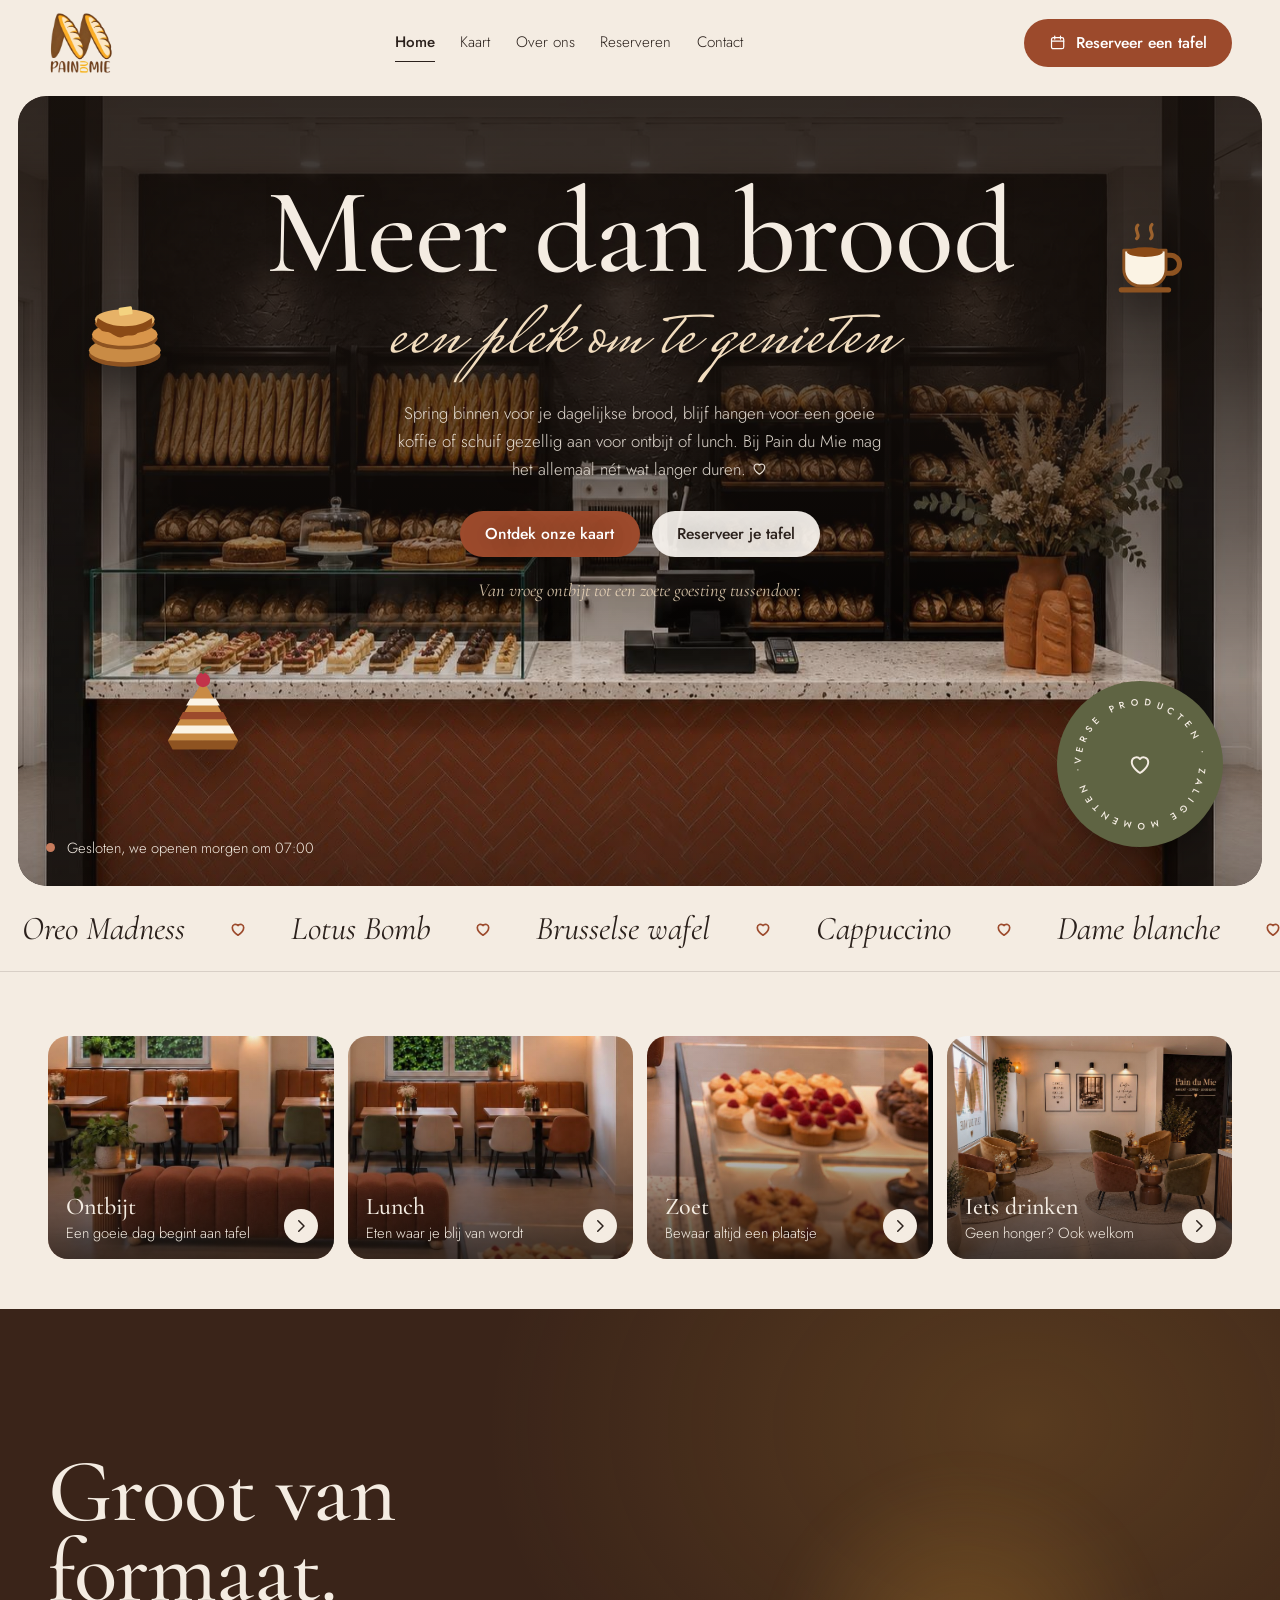
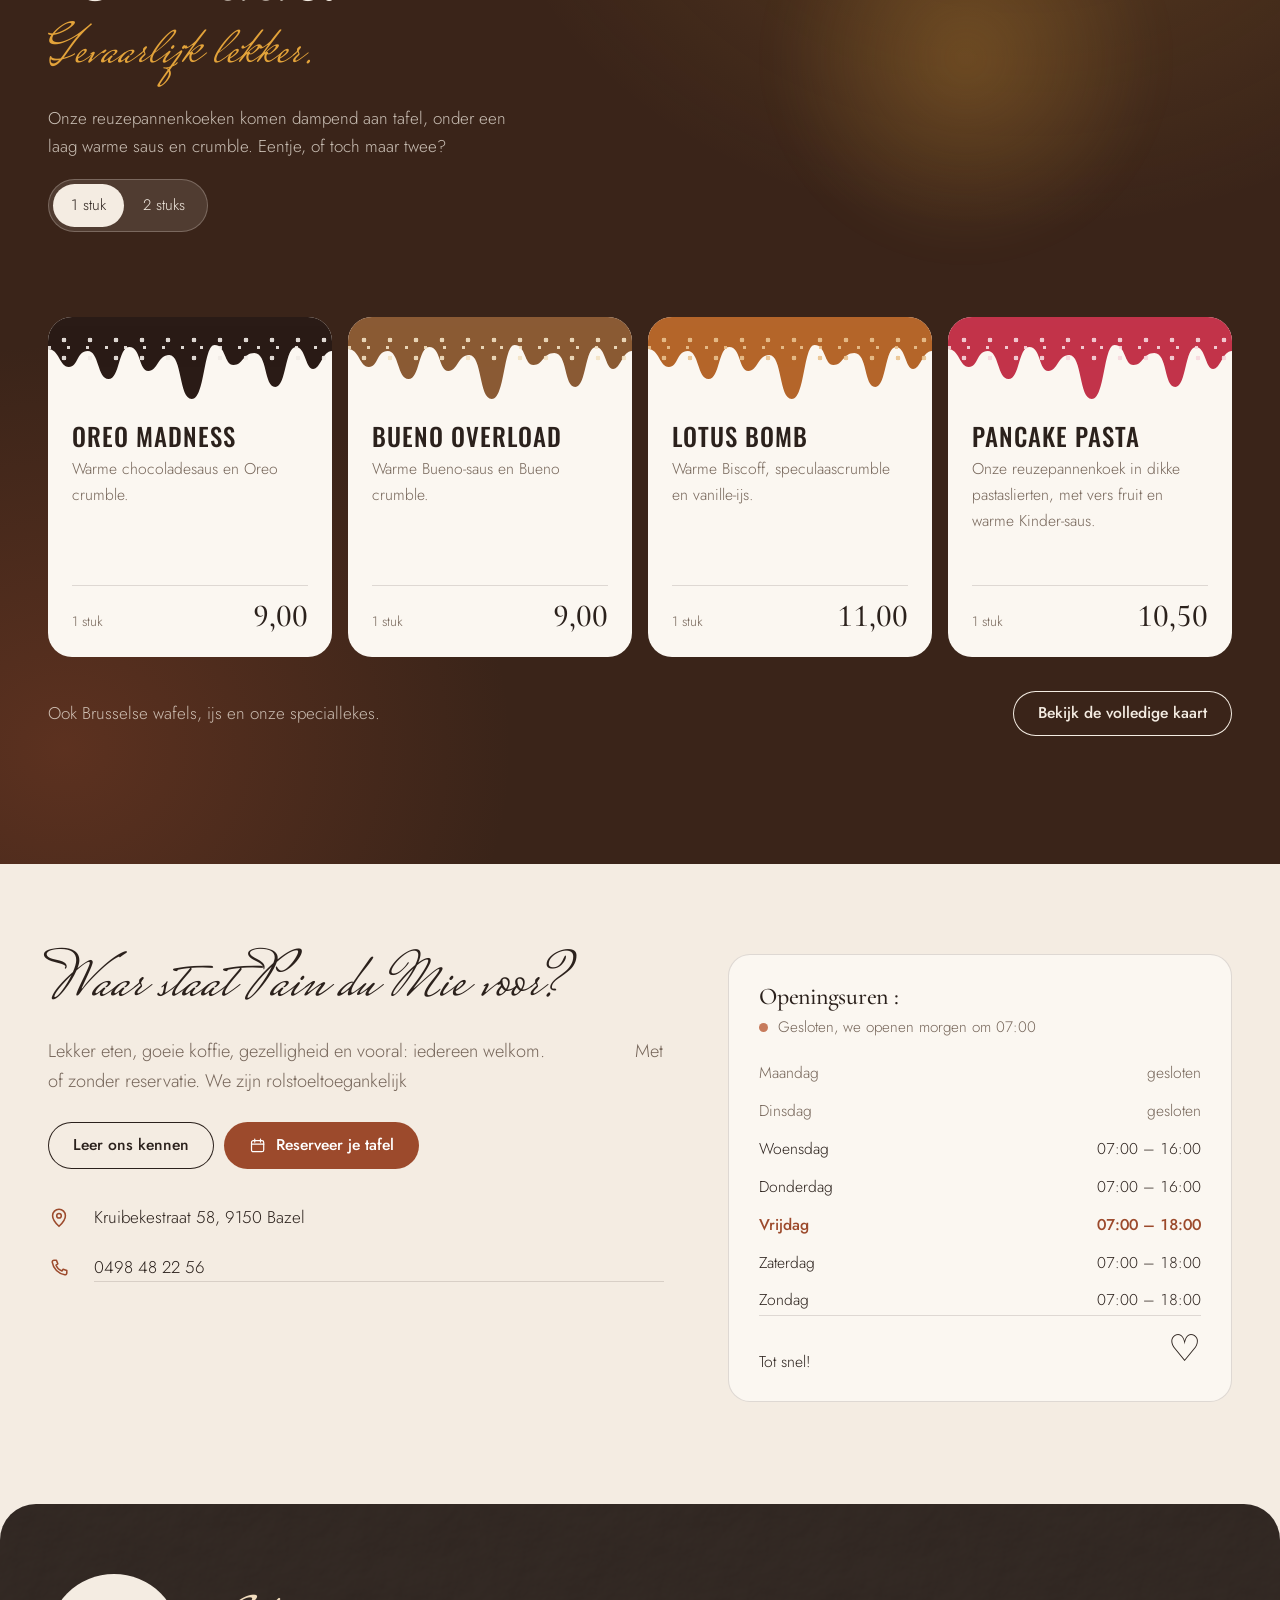
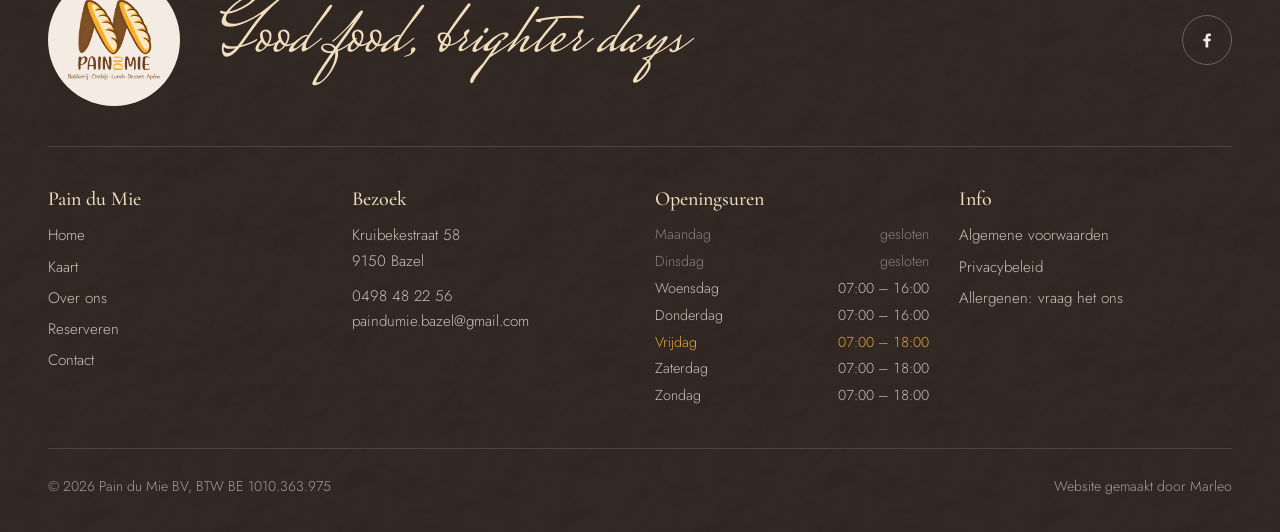
<file: index.html>
<!doctype html>
<html lang="nl-BE"><head>
<meta charset="utf-8">
<meta content="width=device-width, initial-scale=1, viewport-fit=cover" name="viewport">
<title>Pain du Mie · Bakkerij en tearoom in Bazel</title>
<meta content="Bakkerij en tearoom in Bazel. Spring binnen voor je brood, blijf hangen voor een goeie koffie of schuif aan voor ontbijt, lunch of iets zoets." name="description">
<meta content="#231B17" name="theme-color">
<meta content="website" property="og:type">
<meta content="Pain du Mie" property="og:site_name">
<meta content="Pain du Mie · Bakkerij en tearoom in Bazel" property="og:title">
<meta content="Bakkerij en tearoom in Bazel. Spring binnen voor je brood, blijf hangen voor een goeie koffie of schuif aan voor ontbijt, lunch of iets zoets." property="og:description">
<meta content="img/counter.jpg" property="og:image">
<meta content="Marleo (marleo.tech)" name="author">
<link href="img/mark.png" rel="icon">
<link as="style" href="assets/css/style.css" rel="preload">
<link href="assets/css/style.css" rel="stylesheet">
<script type="application/ld+json">
{"@context":"https://schema.org","@type":"CafeOrCoffeeShop","name":"Pain du Mie","description":"Bakkerij en tearoom in Bazel","image":"img/counter.jpg","telephone":"+32498482256","email":"paindumie.bazel@gmail.com","servesCuisine":["Bakkerij","Desserts","Koffie"],"acceptsReservations":"True","menu":"kaart.html","address":{"@type":"PostalAddress","streetAddress":"Kruibekestraat 58","postalCode":"9150","addressLocality":"Bazel","addressCountry":"BE"},"openingHoursSpecification":[{"@type":"OpeningHoursSpecification","dayOfWeek":["Wednesday","Thursday"],"opens":"07:00","closes":"16:00"},{"@type":"OpeningHoursSpecification","dayOfWeek":["Friday","Saturday","Sunday"],"opens":"07:00","closes":"18:00"}],"sameAs":["https://www.facebook.com/p/PainduMie-Bakkerij-Tearoom-61587728842605/"]}
</script>
</head>
<body class="page-index">
<a class="skip" href="#main">Naar de inhoud</a>
<svg aria-hidden="true" height="0" style="position:absolute" width="0">
<symbol id="i-heart" viewBox="0 0 24 24"><path d="M12 20.3s-7.6-4.6-7.6-10.2A4.3 4.3 0 0 1 12 7.4a4.3 4.3 0 0 1 7.6 2.7c0 5.6-7.6 10.2-7.6 10.2z" fill="none" stroke="currentColor" stroke-linejoin="round" stroke-width="1.8"></path></symbol>
<symbol id="i-cal" viewBox="0 0 24 24"><g fill="none" stroke="currentColor" stroke-linecap="round" stroke-width="1.7"><rect height="15.5" rx="2.5" width="17" x="3.5" y="5"></rect><path d="M3.5 10h17M8 3v4M16 3v4"></path></g></symbol>
<symbol id="i-pin" viewBox="0 0 24 24"><g fill="none" stroke="currentColor" stroke-width="1.7"><path d="M12 21s-7-6.3-7-11.5a7 7 0 0 1 14 0C19 14.7 12 21 12 21z"></path><circle cx="12" cy="9.5" r="2.5"></circle></g></symbol>
<symbol id="i-phone" viewBox="0 0 24 24"><path d="M6.6 3.5h2.6l1.5 4-2 1.3a11 11 0 0 0 6.5 6.5l1.3-2 4 1.5v2.6a2 2 0 0 1-2.2 2A16.5 16.5 0 0 1 4.6 5.7a2 2 0 0 1 2-2.2z" fill="none" stroke="currentColor" stroke-linejoin="round" stroke-width="1.7"></path></symbol>
<symbol id="i-mail" viewBox="0 0 24 24"><g fill="none" stroke="currentColor" stroke-width="1.7"><rect height="13" rx="2.5" width="18" x="3" y="5.5"></rect><path d="M4 7l8 6 8-6"></path></g></symbol>
<symbol id="i-left" viewBox="0 0 24 24"><path d="M15 5l-7 7 7 7" fill="none" stroke="currentColor" stroke-linecap="round" stroke-linejoin="round" stroke-width="2"></path></symbol>
<symbol id="i-right" viewBox="0 0 24 24"><path d="M9 5l7 7-7 7" fill="none" stroke="currentColor" stroke-linecap="round" stroke-linejoin="round" stroke-width="2"></path></symbol>
<symbol id="i-minus" viewBox="0 0 24 24"><path d="M5 12h14" stroke="currentColor" stroke-linecap="round" stroke-width="2"></path></symbol>
<symbol id="i-plus" viewBox="0 0 24 24"><path d="M5 12h14M12 5v14" stroke="currentColor" stroke-linecap="round" stroke-width="2"></path></symbol>
<symbol id="i-x" viewBox="0 0 24 24"><path d="M6 6l12 12M18 6L6 18" stroke="currentColor" stroke-linecap="round" stroke-width="2.2"></path></symbol>
<symbol id="i-search" viewBox="0 0 24 24"><g fill="none" stroke="currentColor" stroke-linecap="round" stroke-width="2"><circle cx="11" cy="11" r="6.5"></circle><path d="M16 16l4.5 4.5"></path></g></symbol>
<symbol id="i-info" viewBox="0 0 24 24"><g fill="none" stroke="currentColor" stroke-linecap="round" stroke-width="1.7"><circle cx="12" cy="12" r="9"></circle><path d="M12 11v6M12 7.5v.2"></path></g></symbol>
<symbol id="i-star" viewBox="0 0 24 24"><path d="M12 3.2l2.6 5.5 6 .8-4.4 4.1 1.1 5.9L12 16.6l-5.3 2.9 1.1-5.9L3.4 9.5l6-.8z" fill="currentColor"></path></symbol>
<symbol id="i-fb" viewBox="0 0 24 24"><path d="M13.5 21v-7.5h2.6l.4-3h-3V8.6c0-.9.3-1.5 1.5-1.5h1.6V4.4a21 21 0 0 0-2.4-.1c-2.4 0-4 1.4-4 4.1v2.1H7.6v3h2.6V21z" fill="currentColor"></path></symbol>
<symbol id="i-ig" viewBox="0 0 24 24"><g fill="none" stroke="currentColor" stroke-width="1.8"><rect height="17" rx="5" width="17" x="3.5" y="3.5"></rect><circle cx="12" cy="12" r="4"></circle><circle cx="17.2" cy="6.8" fill="currentColor" r=".6"></circle></g></symbol>
<symbol id="i-g" viewBox="0 0 24 24"><path d="M20.6 12.2c0-.6-.1-1.2-.2-1.8H12v3.4h4.8a4.1 4.1 0 0 1-1.8 2.7v2.2h2.9c1.7-1.6 2.7-3.9 2.7-6.5z" fill="currentColor"></path><path d="M12 21c2.4 0 4.5-.8 5.9-2.2L15 16.5c-.8.5-1.8.9-3 .9a5.3 5.3 0 0 1-5-3.6H4v2.3A9 9 0 0 0 12 21zM7 13.8a5.4 5.4 0 0 1 0-3.5V8H4a9 9 0 0 0 0 8.1z" fill="currentColor" opacity=".75"></path><path d="M12 6.6c1.3 0 2.5.5 3.4 1.3L18 5.4A9 9 0 0 0 4 8l3 2.3a5.3 5.3 0 0 1 5-3.7z" fill="currentColor" opacity=".55"></path></symbol>
<symbol id="i-cup" viewBox="0 0 24 24"><g fill="none" stroke="currentColor" stroke-linecap="round" stroke-width="1.7"><path d="M4 9h12v5a5 5 0 0 1-5 5H9a5 5 0 0 1-5-5z"></path><path d="M16 10.5h1.5a2.5 2.5 0 0 1 0 5H16M8 3.5c0 1.5 1.5 1.5 1.5 3M12 3.5c0 1.5 1.5 1.5 1.5 3"></path></g></symbol>
<symbol id="i-sofa" viewBox="0 0 24 24"><g fill="none" stroke="currentColor" stroke-linejoin="round" stroke-width="1.7"><path d="M5 11V8a3 3 0 0 1 3-3h8a3 3 0 0 1 3 3v3"></path><path d="M3 12a2 2 0 0 1 4 0v2h10v-2a2 2 0 0 1 4 0v5H3zM6 17v2M18 17v2"></path></g></symbol>
<symbol id="i-wheat" viewBox="0 0 24 24"><g fill="none" stroke="currentColor" stroke-linecap="round" stroke-width="1.7"><path d="M12 21V9"></path><path d="M12 9c-2.5-.5-3.5-2.5-3.5-5 2.5.5 3.5 2.5 3.5 5zM12 9c2.5-.5 3.5-2.5 3.5-5-2.5.5-3.5 2.5-3.5 5zM12 14c-2.5-.5-3.5-2.5-3.5-5 2.5.5 3.5 2.5 3.5 5zM12 14c2.5-.5 3.5-2.5 3.5-5-2.5.5-3.5 2.5-3.5 5z"></path></g></symbol>
<symbol id="i-kid" viewBox="0 0 24 24"><g fill="none" stroke="currentColor" stroke-linecap="round" stroke-width="1.7"><circle cx="12" cy="7" r="3"></circle><path d="M6 20c0-3.3 2.7-6 6-6s6 2.7 6 6"></path></g></symbol>
<symbol id="i-beer" viewBox="0 0 24 24"><g fill="none" stroke="currentColor" stroke-linejoin="round" stroke-width="1.7"><path d="M5 7h11v12a2 2 0 0 1-2 2H7a2 2 0 0 1-2-2z"></path><path d="M16 10h2a2 2 0 0 1 2 2v3a2 2 0 0 1-2 2h-2M5 7a3 3 0 0 1 3-3 3 3 0 0 1 5 0 3 3 0 0 1 3 3M9 11v6M12 11v6"></path></g></symbol>
</svg>
<header class="hdr" id="hdr">
<div class="wrap">
<a aria-label="Pain du Mie, naar de homepagina" class="brand" href="index.html"><img alt="Pain du Mie" height="341" src="img/logo-head.webp" width="360"></a>
<nav aria-label="Hoofdmenu" class="nav">
<a aria-current="page" href="index.html">Home</a>
<a href="kaart.html">Kaart</a>
<a href="over-ons.html">Over ons</a>
<a href="reserveren.html">Reserveren</a>
<a href="contact.html">Contact</a>
</nav>
<div class="hdr-cta">
<a class="btn btn-brick" href="reserveren.html"><svg aria-hidden="true"><use href="#i-cal"></use></svg>Reserveer een tafel</a>
<button aria-controls="drawer" aria-expanded="false" aria-label="Menu openen" class="burger" id="burger"><span></span><span></span></button>
</div>
</div>
</header>
<div aria-hidden="true" class="drawer wall" id="drawer">
<nav aria-label="Mobiel menu">
<a aria-current="page" href="index.html">Home</a>
<a href="kaart.html">Kaart</a>
<a href="over-ons.html">Over ons</a>
<a href="reserveren.html">Reserveren</a>
<a href="contact.html">Contact</a>
</nav>
<div class="d-meta"><span>Kruibekestraat 58, Bazel</span><a href="tel:+32498482256">0498 48 22 56</a></div>
</div>
<main id="main">
<div aria-hidden="true" class="intro" id="intro">
<div class="pk-stage">
<div class="pk"></div>
<div class="pk"></div>
<div class="pk"></div>
<div class="pk"></div>
<div class="pk-top">
<svg class="pk-syrup" viewBox="0 0 200 200"><path d="M100 8c46 0 84 21 84 47 0 15-11 23-11 36 0 14 12 18 12 31 0 12-10 17-10 27 0 9 7 14 7 22 0 6-5 10-12 10-8 0-12-8-20-8s-11 9-20 9-13-10-22-10-12 11-22 11-13-12-22-12-12 10-21 10c-8 0-13-5-13-12 0-10 8-15 8-25 0-12-11-17-11-30 0-14 12-19 12-33 0-13-10-21-10-36C29 29 54 8 100 8z"></path></svg>
<span class="pk-butter"></span>
</div>
<svg aria-hidden="true" class="pk-steam" viewBox="0 0 120 140">
<path d="M28 132c14-16-12-28 2-44s-8-26 6-42" style="--sd:0s"></path>
<path d="M60 132c15-18-12-30 3-47s-8-27 7-44" style="--sd:.7s"></path>
<path d="M92 132c14-16-12-28 2-44s-8-26 6-42" style="--sd:1.4s"></path>
</svg>
<svg aria-hidden="true" class="pk-ring" viewBox="0 0 300 300"><defs><path d="M150,150 m-126,0 a126,126 0 1,1 252,0 a126,126 0 1,1 -252,0" id="pkc"></path></defs><text><textPath href="#pkc" lengthAdjust="spacing" textLength="770">GOOD FOOD • GOOD MOOD • GOOD FOOD • GOOD MOOD •</textPath></text></svg>
</div>
<div class="intro-word" id="introWord"><b><span>Meer dan brood</span></b><i>een plek om te genieten</i></div>
<button class="intro-skip" id="introSkip" type="button">Overslaan</button>
</div>
<section aria-label="Welkom" class="hero">
<div class="hero-frame">
<img alt="De toonbank van Pain du Mie met vers brood en gebak" data-img="i1" fetchpriority="high" src="img/counter.jpg">
<div class="hero-copy">
<h1><span class="w"><span data-e="t1">Meer</span></span> <span class="w"><span data-e="t2">dan</span></span> <span class="w"><span data-e="t3">brood</span></span></h1>
<span class="script" data-e="t4">een plek om te genieten</span>
<p class="hero-sub" data-e="t5">Spring binnen voor je dagelijkse brood, blijf hangen voor een goeie koffie of schuif gezellig aan voor ontbijt of lunch. Bij Pain du Mie mag het allemaal nét wat langer duren. <svg aria-hidden="true" class="heart"><use href="#i-heart"></use></svg></p>
<div class="hero-actions">
<a class="btn btn-brick" href="kaart.html">Ontdek onze kaart</a>
<a class="btn btn-ghost" href="reserveren.html">Reserveer je tafel</a>
</div>
<p class="hero-tag" data-e="t6">Van vroeg ontbijt tot een zoete goesting tussendoor.</p>
</div>
<div aria-hidden="true" class="floaties">
<div class="fl fl-a"><svg aria-hidden="true" viewBox="0 0 120 120">
<ellipse cx="60" cy="92" fill="#8E5321" rx="48" ry="16"></ellipse>
<ellipse cx="60" cy="86" fill="#C98B45" rx="48" ry="16"></ellipse>
<ellipse cx="60" cy="70" fill="#8E5321" rx="44" ry="15"></ellipse>
<ellipse cx="60" cy="65" fill="#D9954A" rx="44" ry="15"></ellipse>
<ellipse cx="60" cy="50" fill="#8E5321" rx="40" ry="14"></ellipse>
<ellipse cx="60" cy="45" fill="#E7B267" rx="40" ry="14"></ellipse>
<path d="M24 43c10 8 22 11 36 11s26-3 36-11c2 7-1 12-6 13-3 7-10 4-14 8-5 4-13 1-18 4-6 3-12-2-17-5-5-3-12 0-14-6-5-2-6-8-3-14z" fill="#8B4A16"></path>
<rect fill="#F4D380" height="11" rx="2" transform="rotate(-8 61 33)" width="18" x="52" y="28"></rect>
</svg></div>
<div class="fl fl-b"><svg aria-hidden="true" viewBox="0 0 120 120">
<path d="M40 26c8-6-6-13 2-21M62 26c8-7-6-14 2-22" fill="none" opacity=".8" stroke="#B8712F" stroke-linecap="round" stroke-width="5"></path>
<path d="M86 52h7a14 14 0 0 1 0 28h-7" fill="none" stroke="#8E5321" stroke-linecap="round" stroke-width="8"></path>
<path d="M20 44h66v30a26 26 0 0 1-26 26H46a26 26 0 0 1-26-26z" fill="#FBF3E4" stroke="#8E5321" stroke-linejoin="round" stroke-width="4.5"></path>
<ellipse cx="53" cy="47" fill="#8B4A16" rx="28" ry="7.5"></ellipse>
<path d="M16 106h74" stroke="#8E5321" stroke-linecap="round" stroke-width="8"></path>
</svg></div>
<div class="fl fl-c"><svg aria-hidden="true" viewBox="0 0 120 120">
<path d="M16 96 60 20l44 76z" fill="#C98B45"></path>
<path d="M27 77h66l6 10H21z" fill="#FBF3E4"></path>
<path d="M35 60h50l5 9H30z" fill="#9C4A2C"></path>
<path d="M44 43h32l5 9H39z" fill="#FBF3E4"></path>
<path d="M16 96h88l-6 11H22z" fill="#8E5321"></path>
<circle cx="60" cy="20" fill="#C2334A" r="9"></circle>
<path d="M60 11c1-5 5-7 9-7" fill="none" stroke="#5F6443" stroke-linecap="round" stroke-width="3"></path>
</svg></div>
</div>
<div class="hero-foot"><span class="status-dot" data-status-dot=""></span><span data-status-text=""></span></div>
<div aria-hidden="true" class="seal">
<svg class="ring" viewBox="0 0 200 200"><defs><path d="M100,100 m-78,0 a78,78 0 1,1 156,0 a78,78 0 1,1 -156,0" id="circ"></path></defs><text><textPath href="#circ" lengthAdjust="spacing" textLength="486">VERSE PRODUCTEN • ZALIGE MOMENTEN •</textPath></text></svg>
<svg class="heart"><use href="#i-heart"></use></svg>
</div>
</div>
</section>
<div aria-hidden="true" class="ticker"><div class="ticker-track" data-words="Oreo Madness|Lotus Bomb|Brusselse wafel|Cappuccino|Dame blanche|Bueno Overload|Kinder Rolls|Latte karamel|Warme appeltaart|Verse muntthee" id="ticker"></div></div>
<section aria-labelledby="h-quick" class="quick">
<div class="wrap">
<h2 class="sr" id="h-quick">Wat je bij ons vindt</h2>
<div class="quick-grid">
<a class="tile" href="kaart.html#ontbijt"><img alt="" data-img="i2" loading="lazy" src="img/zaal-tafels.jpg"><span><b data-e="t7">Ontbijt</b>Een goeie dag begint aan tafel</span><svg aria-hidden="true"><use href="#i-right"></use></svg></a>
<a class="tile" href="kaart.html#lunch"><img alt="" data-img="i3" loading="lazy" src="img/zaal-ramen.jpg"><span><b data-e="t8">Lunch</b>Eten waar je blij van wordt</span><svg aria-hidden="true"><use href="#i-right"></use></svg></a>
<a class="tile" href="kaart.html#specials"><img alt="" data-img="i4" loading="lazy" src="img/gebakjes.jpg"><span><b data-e="t9">Zoet</b>Bewaar altijd een plaatsje</span><svg aria-hidden="true"><use href="#i-right"></use></svg></a>
<a class="tile" href="kaart.html#warm"><img alt="" data-img="i5" loading="lazy" src="img/lounge.jpg"><span><b data-e="t10">Iets drinken</b>Geen honger? Ook welkom</span><svg aria-hidden="true"><use href="#i-right"></use></svg></a>
</div>
</div>
</section>
<section aria-labelledby="h-crave" class="crave" id="honger">
<div class="wrap">
<div class="crave-head">
<div>
<h2 id="h-crave">Groot van formaat. <span class="script" data-e="t11">Gevaarlijk lekker.</span></h2>
<p data-e="t12" style="margin-top:22px">Onze reuzepannenkoeken komen dampend aan tafel, onder een laag warme saus en crumble. Eentje, of toch maar twee?</p>
<div class="on-dark"><div aria-label="Aantal pannenkoeken" class="qty" data-qty="homeSpecials" role="group">
<span aria-hidden="true" class="pill"></span>
<button aria-pressed="true" data-v="1" type="button">1 stuk</button>
<button aria-pressed="false" data-v="2" type="button">2 stuks</button>
</div></div>
</div>
<div aria-hidden="true" class="stack" id="stack">
<div class="stack-inner">
<svg aria-hidden="true" class="ring3d" viewBox="0 0 300 300"><defs><path d="M150,150 m-126,0 a126,126 0 1,1 252,0 a126,126 0 1,1 -252,0" id="ck-ring"></path></defs><text><textPath href="#ck-ring" lengthAdjust="spacing" textLength="770">GOOD FOOD • GOOD MOOD • GOOD FOOD • GOOD MOOD •</textPath></text></svg>
<div class="ck"></div>
<div class="ck"></div>
<div class="ck"></div>
<div class="ck"></div>
<div class="ck-top">
<svg class="syr" viewBox="0 0 200 200"><path d="M100 8c46 0 84 21 84 47 0 15-11 23-11 36 0 14 12 18 12 31 0 12-10 17-10 27 0 9 7 14 7 22 0 6-5 10-12 10-8 0-12-8-20-8s-11 9-20 9-13-10-22-10-12 11-22 11-13-12-22-12-12 10-21 10c-8 0-13-5-13-12 0-10 8-15 8-25 0-12-11-17-11-30 0-14 12-19 12-33 0-13-10-21-10-36C29 29 54 8 100 8z"></path></svg>
<span class="ck-butter"></span>
</div>
<svg aria-hidden="true" class="ck-steam" viewBox="0 0 120 140">
<path d="M28 132c14-16-12-28 2-44s-8-26 6-42" style="--sd:0s"></path>
<path d="M60 132c15-18-12-30 3-47s-8-27 7-44" style="--sd:.7s"></path>
<path d="M92 132c14-16-12-28 2-44s-8-26 6-42" style="--sd:1.4s"></path>
</svg>
</div>
<span class="tagline">Groter dan je bord.</span>
</div>
</div>
<div class="specials" id="homeSpecials">
<article class="special oreo" data-s="Oreo Madness reuzepannenkoek pannenkoek Warme chocoladesaus en Oreo crumble."><svg aria-hidden="true" class="drip" preserveAspectRatio="none" viewBox="0 0 300 92"><path d="M0 0H300V34C290 34 288 52 280 52C272 52 272 30 262 30C250 30 252 70 240 70C228 70 232 36 218 36C206 36 206 48 196 48C186 48 188 28 176 28C164 28 166 82 152 82C138 82 142 38 128 38C116 38 116 54 106 54C96 54 98 30 86 30C74 30 76 62 64 62C52 62 54 34 42 34C30 34 32 50 22 50C12 50 12 32 0 32Z" fill="currentColor"></path></svg><span aria-hidden="true" class="crumbs"></span>
<h3 class="n" data-e="t13">Oreo Madness</h3><p data-e="t14">Warme chocoladesaus en Oreo crumble.</p>
<div class="price"><small data-e="t15">1 stuk</small><b data-e="t16" data-p1="9,00" data-p2="12,50">9,00</b></div>
</article>
<article class="special bueno" data-s="Bueno Overload reuzepannenkoek pannenkoek Warme Bueno-saus en Bueno crumble."><svg aria-hidden="true" class="drip" preserveAspectRatio="none" viewBox="0 0 300 92"><path d="M0 0H300V34C290 34 288 52 280 52C272 52 272 30 262 30C250 30 252 70 240 70C228 70 232 36 218 36C206 36 206 48 196 48C186 48 188 28 176 28C164 28 166 82 152 82C138 82 142 38 128 38C116 38 116 54 106 54C96 54 98 30 86 30C74 30 76 62 64 62C52 62 54 34 42 34C30 34 32 50 22 50C12 50 12 32 0 32Z" fill="currentColor"></path></svg><span aria-hidden="true" class="crumbs"></span>
<h3 class="n" data-e="t17">Bueno Overload</h3><p data-e="t18">Warme Bueno-saus en Bueno crumble.</p>
<div class="price"><small data-e="t19">1 stuk</small><b data-e="t20" data-p1="9,00" data-p2="12,50">9,00</b></div>
</article>
<article class="special lotus" data-s="Lotus Bomb reuzepannenkoek pannenkoek Warme Biscoff, speculaascrumble en vanille-ijs."><svg aria-hidden="true" class="drip" preserveAspectRatio="none" viewBox="0 0 300 92"><path d="M0 0H300V34C290 34 288 52 280 52C272 52 272 30 262 30C250 30 252 70 240 70C228 70 232 36 218 36C206 36 206 48 196 48C186 48 188 28 176 28C164 28 166 82 152 82C138 82 142 38 128 38C116 38 116 54 106 54C96 54 98 30 86 30C74 30 76 62 64 62C52 62 54 34 42 34C30 34 32 50 22 50C12 50 12 32 0 32Z" fill="currentColor"></path></svg><span aria-hidden="true" class="crumbs"></span>
<h3 class="n" data-e="t21">Lotus Bomb</h3><p data-e="t22">Warme Biscoff, speculaascrumble en vanille-ijs.</p>
<div class="price"><small data-e="t23">1 stuk</small><b data-e="t24" data-p1="11,00" data-p2="14,50">11,00</b></div>
</article>
<article class="special pasta" data-s="Pancake Pasta reuzepannenkoek pannenkoek Onze reuzepannenkoek in dikke pastaslierten, met vers fruit en warme Kinder-saus."><svg aria-hidden="true" class="drip" preserveAspectRatio="none" viewBox="0 0 300 92"><path d="M0 0H300V34C290 34 288 52 280 52C272 52 272 30 262 30C250 30 252 70 240 70C228 70 232 36 218 36C206 36 206 48 196 48C186 48 188 28 176 28C164 28 166 82 152 82C138 82 142 38 128 38C116 38 116 54 106 54C96 54 98 30 86 30C74 30 76 62 64 62C52 62 54 34 42 34C30 34 32 50 22 50C12 50 12 32 0 32Z" fill="currentColor"></path></svg><span aria-hidden="true" class="crumbs"></span>
<h3 class="n" data-e="t25">Pancake Pasta</h3><p data-e="t26">Onze reuzepannenkoek in dikke pastaslierten, met vers fruit en warme Kinder-saus.</p>
<div class="price"><small data-e="t27">1 stuk</small><b data-e="t28" data-p1="10,50">10,50</b></div>
</article>
</div>
<div class="crave-foot">
<p data-e="t29">Ook Brusselse wafels, ijs en onze speciallekes.</p>
<a class="btn btn-line" href="kaart.html" style="color:var(--cream)">Bekijk de volledige kaart</a>
</div>
</div>
</section>
<section aria-labelledby="h-info" class="info" id="welkom">
<div class="wrap info-grid">
<div>
<h2 id="h-info"><span class="script" data-e="t30">Waar staat Pain du Mie voor?</span></h2>
<p class="lede" data-e="t31">Lekker eten, goeie koffie, gezelligheid en vooral: iedereen welkom.&nbsp; &nbsp; &nbsp; &nbsp; &nbsp; &nbsp; &nbsp; &nbsp; &nbsp; Met of zonder reservatie. We zijn rolstoeltoegankelijk&nbsp;</p>
<div class="btn-row">
<a class="btn btn-line" href="over-ons.html">Leer ons kennen</a>
<a class="btn btn-brick" href="reserveren.html"><svg aria-hidden="true"><use href="#i-cal"></use></svg>Reserveer je tafel</a>
</div>
<div class="contact-list" style="margin-top:34px">
<div><svg aria-hidden="true"><use href="#i-pin"></use></svg><span data-e="t32">Kruibekestraat 58, 9150 Bazel<br><a data-link="google" href="#" rel="noopener" target="_blank">Route plannen</a></span></div>
<div><svg aria-hidden="true"><use href="#i-phone"></use></svg><a href="tel:+32498482256">0498 48 22 56</a></div>
</div>
</div>
<aside aria-labelledby="h-hours" class="hours">
<h3 data-e="t33" id="h-hours">Openingsuren :</h3>
<div class="today"><span class="status-dot" data-status-dot=""></span><span data-status-text=""></span></div>
<dl data-hours=""></dl>
<address><span data-e="t34">Tot snel!</span><span class="tot script" data-e="t35">♡</span></address>
</aside>
</div>
</section>
</main>
<footer class="ftr wall">
<div class="wrap">
<div class="ftr-top">
<div class="disc"><img alt="Pain du Mie" height="560" loading="lazy" src="img/logo.webp" width="640"></div>
<p class="big script">Good food, brighter days</p>
<div class="socials">
<a aria-label="Pain du Mie op Facebook" data-link="facebook" href="#" rel="noopener" target="_blank"><svg><use href="#i-fb"></use></svg></a>
<a aria-label="Pain du Mie op Instagram" data-link="instagram" href="#" rel="noopener" target="_blank"><svg><use href="#i-ig"></use></svg></a>
<a aria-label="Pain du Mie op Google" data-link="google" href="#" rel="noopener" target="_blank"><svg><use href="#i-g"></use></svg></a>
</div>
</div>
<div class="ftr-cols">
<div><h4>Pain du Mie</h4><ul><li><a href="index.html">Home</a></li>
<li><a href="kaart.html">Kaart</a></li>
<li><a href="over-ons.html">Over ons</a></li>
<li><a href="reserveren.html">Reserveren</a></li>
<li><a href="contact.html">Contact</a></li></ul></div>
<div><h4>Bezoek</h4><p>Kruibekestraat 58<br>9150 Bazel</p><p style="margin-top:10px"><a href="tel:+32498482256">0498 48 22 56</a><br><a href="mailto:paindumie.bazel@gmail.com">paindumie.bazel@gmail.com</a></p></div>
<div><h4>Openingsuren</h4><dl class="ftr-hours" data-hours=""></dl></div>
<div><h4>Info</h4><ul><li><a href="algemene-voorwaarden.html">Algemene voorwaarden</a></li><li><a href="privacy.html">Privacybeleid</a></li><li><a href="kaart.html#desserts">Allergenen: vraag het ons</a></li></ul></div>
</div>
<div class="ftr-bot">
<span>© <span data-year=""></span> Pain du Mie BV, BTW BE 1010.363.975</span>
<a href="https://marleo.tech" rel="noopener" target="_blank">Website gemaakt door Marleo</a>
</div>
</div>
</footer>
<div aria-hidden="true" class="pagefx" id="pagefx">
<div class="fx-layer">
<svg class="fx-drip" preserveAspectRatio="none" viewBox="0 0 1200 120"><path d="M0 120V44c40 0 52-26 92-26s44 30 86 30 46-34 88-34 48 38 90 38 46-30 88-30 48 32 90 32 46-34 88-34 48 36 90 36 46-28 88-28 50 24 92 24 44-22 88-22v90z" fill="#FBF3E4"></path></svg>
<div class="fx-mid">
<svg aria-hidden="true" viewBox="0 0 120 120">
<path d="M16 96 60 20l44 76z" fill="#C98B45"></path>
<path d="M27 77h66l6 10H21z" fill="#FBF3E4"></path>
<path d="M35 60h50l5 9H30z" fill="#9C4A2C"></path>
<path d="M44 43h32l5 9H39z" fill="#FBF3E4"></path>
<path d="M16 96h88l-6 11H22z" fill="#8E5321"></path>
<circle cx="60" cy="20" fill="#C2334A" r="9"></circle>
<path d="M60 11c1-5 5-7 9-7" fill="none" stroke="#5F6443" stroke-linecap="round" stroke-width="3"></path>
</svg>
<span>Pain du Mie</span>
</div>
</div>
</div><a class="btn btn-brick m-cta" href="reserveren.html" id="mCta"><svg aria-hidden="true"><use href="#i-cal"></use></svg>Reserveer een tafel</a>
<script defer="" src="assets/js/config.js"></script>
<script defer="" src="assets/js/site.js"></script>




</body></html>
</file>
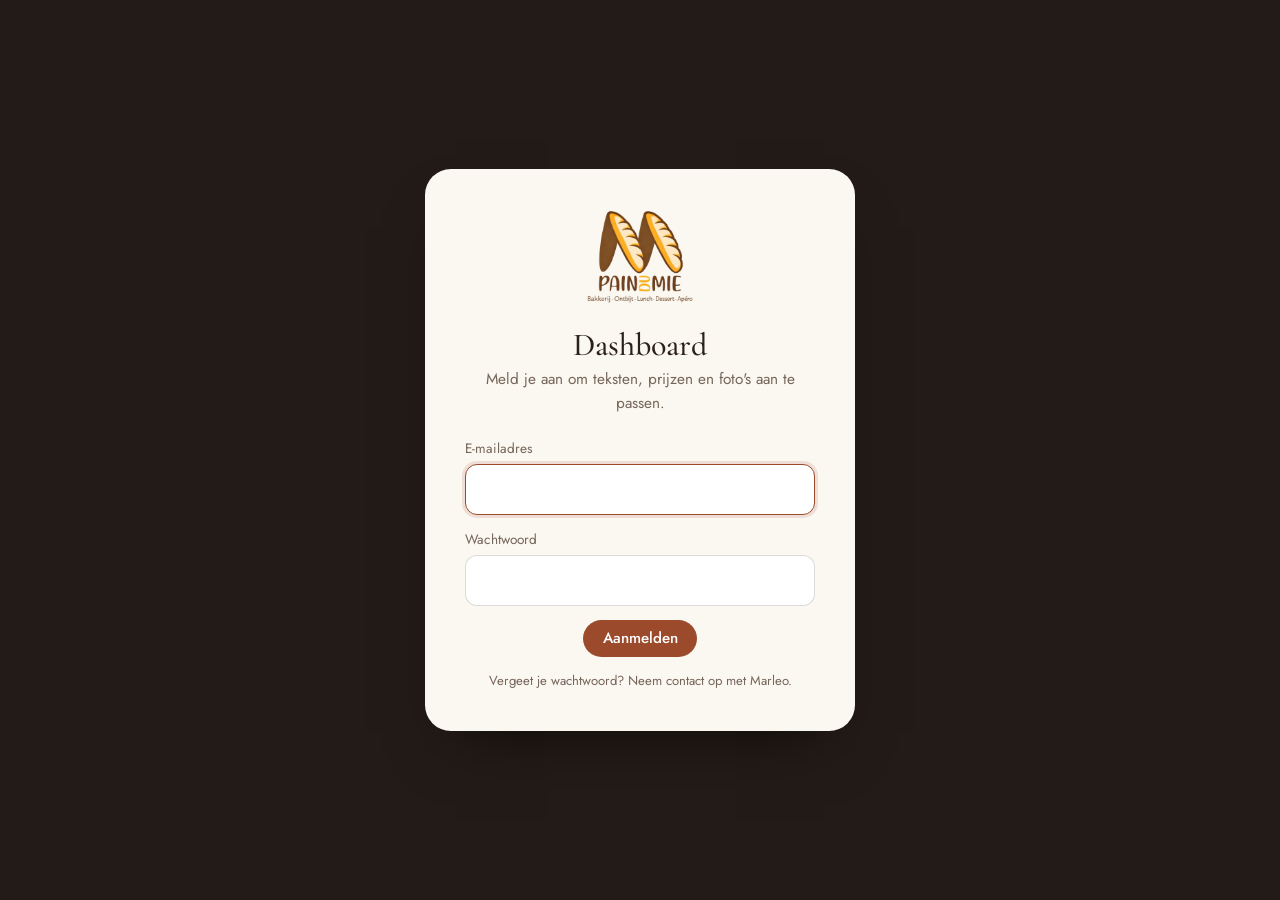
<file: admin/index.html>
<!doctype html>
<html lang="nl-BE">
<head>
<meta charset="utf-8">
<meta name="viewport" content="width=device-width, initial-scale=1, viewport-fit=cover">
<meta name="robots" content="noindex, nofollow">
<title>Dashboard · Pain du Mie</title>
<link rel="icon" href="../img/mark.png">
<link rel="stylesheet" href="admin.css">
</head>
<body>

<!-- ---------- aanmelden ---------- -->
<div class="gate" id="gate">
  <form class="gate-card" id="loginForm" novalidate>
    <img src="../img/logo.webp" alt="Pain du Mie" width="640" height="560">
    <h1>Dashboard</h1>
    <p class="sub">Meld je aan om teksten, prijzen en foto's aan te passen.</p>
    <label class="fld"><span>E-mailadres</span><input id="gMail" type="email" autocomplete="username" required></label>
    <label class="fld"><span>Wachtwoord</span><input id="gPass" type="password" autocomplete="current-password" required></label>
    <div class="err" id="gErr" role="alert" hidden></div>
    <button class="btn primary" type="submit">Aanmelden</button>
    <p class="mini">Vergeet je wachtwoord? Neem contact op met Marleo.</p>
  </form>
</div>

<!-- ---------- koppeling met GitHub ---------- -->
<div class="gate" id="setup" hidden>
  <form class="gate-card wide" id="setupForm" novalidate>
    <h1>Eenmalig instellen</h1>
    <p class="sub">Het dashboard bewaart je aanpassingen rechtstreeks in GitHub. Daarvoor is één sleutel nodig.</p>
    <label class="fld"><span>GitHub-gebruiker of organisatie</span><input id="sOwner" placeholder="bijvoorbeeld: paindumie" required></label>
    <label class="fld"><span>Naam van de repository</span><input id="sRepo" placeholder="bijvoorbeeld: website" required></label>
    <label class="fld"><span>Branch</span><input id="sBranch" value="main" required></label>
    <label class="fld"><span>Toegangssleutel (token)</span><input id="sToken" type="password" placeholder="github_pat_…" required></label>
    <label class="check"><input type="checkbox" id="sRemember" checked> <span>Sleutel onthouden op dit toestel</span></label>
    <div class="err" id="sErr" role="alert" hidden></div>
    <div class="row">
      <button class="btn primary" type="submit">Verbinden</button>
      <button class="btn ghost" type="button" id="sBack">Terug</button>
    </div>
    <details class="help">
      <summary>Hoe maak ik zo'n sleutel?</summary>
      <ol>
        <li>Meld je aan op github.com.</li>
        <li>Klik op je foto rechtsboven en ga naar <b>Settings</b>.</li>
        <li>Helemaal onderaan links: <b>Developer settings</b>.</li>
        <li><b>Personal access tokens</b> → <b>Fine-grained tokens</b> → <b>Generate new token</b>.</li>
        <li>Geef als naam "Dashboard Pain du Mie", kies bij <b>Repository access</b> enkel de repository van de website.</li>
        <li>Bij <b>Permissions</b> → <b>Repository permissions</b> → zet <b>Contents</b> op <b>Read and write</b>.</li>
        <li>Klik <b>Generate token</b> en plak de sleutel hierboven. Bewaar ze ook ergens veilig.</li>
      </ol>
    </details>
  </form>
</div>

<!-- ---------- dashboard ---------- -->
<div class="app" id="app" hidden>
  <header class="bar">
    <div class="brand"><img src="../img/logo-head.webp" alt="" width="360" height="341"><span>Dashboard</span></div>
    <label class="pagepick"><span class="sr">Pagina</span>
      <select id="pageSel"></select>
    </label>
    <div class="spacer"></div>
    <span class="count" id="count" hidden>0 aanpassingen</span>
    <button class="btn ghost" id="boekBtn" type="button">Reservaties <span class="badge" id="boekBadge" hidden>0</span></button>
    <button class="btn ghost" id="settingsBtn" type="button">Instellingen</button>
    <button class="btn ghost" id="resetBtn" type="button" hidden>Terugdraaien</button>
    <button class="btn primary" id="saveBtn" type="button" disabled>Publiceren</button>
    <button class="btn ghost icon" id="logoutBtn" type="button" title="Afmelden" aria-label="Afmelden">⎋</button>
  </header>

  <p class="tip" id="tip">Klik op een tekst om ze aan te passen. Klik op een foto om ze te vervangen. Op de kaart: <b>+ Item toevoegen</b> onder elke lijst, en het rode kruisje bij een item om het te verwijderen. Als alles klopt, druk je op <b>Publiceren</b>.</p>

  <div class="stageframe">
    <div class="loading" id="loading">Pagina laden…</div>
    <iframe id="preview" title="Voorbeeld van de website"></iframe>
  </div>
</div>

<!-- ---------- reservaties en berichten ---------- -->
<div class="modal wide" id="boek" hidden>
  <div class="modal-card">
    <header>
      <h2>Reservaties en berichten</h2>
      <div class="row">
        <button class="btn ghost" id="boekVernieuw" type="button">Vernieuwen</button>
        <button class="x" id="boekClose" type="button" aria-label="Sluiten">×</button>
      </div>
    </header>
    <div class="modal-body">
      <div class="tabs" id="boekTabs">
        <button class="tab on" data-tab="kalender" type="button">Kalender</button>
        <button class="tab" data-tab="nieuw" type="button">Nieuw</button>
        <button class="tab" data-tab="bevestigd" type="button">Bevestigd</button>
        <button class="tab" data-tab="berichten" type="button">Berichten</button>
        <button class="tab" data-tab="alles" type="button">Alles</button>
      </div>
      <div id="kalWrap" class="kal" hidden>
        <div class="kal-head">
          <button class="icon" id="kalPrev" type="button" aria-label="Vorige maand">‹</button>
          <strong id="kalMaand"></strong>
          <button class="icon" id="kalNext" type="button" aria-label="Volgende maand">›</button>
          <span class="kal-legend"><i class="l-nieuw"></i> nieuw <i class="l-bev"></i> bevestigd</span>
          <button class="btn primary" id="nieuwBtn" type="button">+ Reservatie ingeven</button>
        </div>
        <div class="kal-grid" id="kalGrid"></div>
        <div class="kal-dag" id="kalDag"><p class="mini">Klik op een dag om te zien wie er komt.</p></div>
      </div>
      <div id="boekLijst" class="boeklijst"><p class="mini">Laden…</p></div>
      <div class="err" id="boekErr" role="alert" hidden></div>
    </div>
    <footer>
      <p class="mini" id="boekUitleg" style="margin:0;flex:1">Nog niet ingesteld? Zie LEESMIJ punt 5.</p>
      <button class="btn ghost" id="boekCancel" type="button">Sluiten</button>
    </footer>
  </div>
</div>

<!-- ---------- instellingen ---------- -->
<div class="modal" id="settings" hidden>
  <div class="modal-card">
    <header><h2>Instellingen</h2><button class="x" id="setClose" type="button" aria-label="Sluiten">×</button></header>
    <div class="modal-body">
      <section>
        <h3>Contact</h3>
        <div class="grid2">
          <label class="fld"><span>Telefoon zoals getoond</span><input id="cfLabel"></label>
          <label class="fld"><span>Telefoon om te bellen</span><input id="cfPhone" placeholder="+32498482256"></label>
          <label class="fld wide"><span>E-mailadres</span><input id="cfMail" type="email"></label>
        </div>
      </section>
      <section>
        <h3>Links</h3>
        <div class="grid2">
          <label class="fld"><span>Facebook</span><input id="cfFb" placeholder="https://…"></label>
          <label class="fld"><span>Instagram</span><input id="cfIg" placeholder="https://…"></label>
          <label class="fld wide"><span>Google</span><input id="cfGg" placeholder="https://…"></label>
        </div>
        <p class="mini">Laat een veld leeg om die knop te verbergen op de website.</p>
      </section>
      <section>
        <h3>Reservaties bewaren</h3>
        <div class="grid2">
          <label class="fld wide"><span>Adres van het Google-script (eindigt op /exec)</span><input id="cfApi" placeholder="https://script.google.com/macros/s/…/exec"></label>
          <label class="fld wide"><span>Geheime sleutel (zelfde als in het script)</span><input id="cfKey" placeholder="paindumie-2026"></label>
        </div>
        <p class="mini">Laat leeg om reservaties enkel per e-mail te ontvangen.</p>
      </section>
      <section>
        <h3>Openingsuren</h3>
        <div id="hoursRows" class="hours-rows"></div>
      </section>
      <section>
        <h3>Reserveren</h3>
        <div class="grid2">
          <label class="fld"><span>Reserveren kan vanaf</span><input id="cfOpens" type="date"></label>
          <label class="fld"><span>Vroegste uur</span><input id="cfFirst" type="time"></label>
          <label class="fld"><span>Minuten tussen twee uren</span><input id="cfStep" type="number" min="5" max="120" step="5"></label>
          <label class="fld"><span>Laatste reservatie (minuten voor sluiten)</span><input id="cfLast" type="number" min="0" max="240" step="15"></label>
          <label class="fld"><span>Plaatsen tearoom</span><input id="cfTear" type="number" min="1" max="200"></label>
          <label class="fld"><span>Plaatsen lounge</span><input id="cfLoun" type="number" min="1" max="200"></label>
          <label class="fld"><span>Grootste gezelschap online</span><input id="cfMax" type="number" min="1" max="30"></label>
          <label class="fld"><span>Hoeveel dagen vooruit</span><input id="cfAhead" type="number" min="7" max="365"></label>
          <label class="fld wide"><span>Verlofdagen (jjjj-mm-dd, gescheiden door komma's)</span><input id="cfClosed" placeholder="2026-12-25, 2027-01-01"></label>
        </div>
      </section>
      <div class="err" id="setErr" role="alert" hidden></div>
    </div>
    <footer>
      <button class="btn ghost" id="setCancel" type="button">Annuleren</button>
      <button class="btn primary" id="setSave" type="button">Bewaren</button>
    </footer>
  </div>
</div>

<!-- ---------- handmatige reservatie ---------- -->
<div class="modal small" id="nieuwModal" hidden>
  <div class="modal-card">
    <header><h2>Reservatie ingeven</h2><button class="x" id="nwClose" type="button" aria-label="Sluiten">×</button></header>
    <div class="modal-body">
      <p class="mini" style="margin:0 0 14px">Voor telefonische of mondelinge reservaties. Ze staat meteen als bevestigd en telt mee voor de beschikbaarheid op de website.</p>
      <div class="grid2">
        <label class="fld"><span>Dag</span><input id="nwDatum" type="date"></label>
        <label class="fld"><span>Uur</span><input id="nwUur" type="time" step="900"></label>
        <label class="fld"><span>Personen</span><input id="nwPers" type="number" min="1" max="60" value="2"></label>
        <label class="fld"><span>Plaats</span><select id="nwPlaats"><option>Tearoom</option><option>Lounge</option><option>Maakt niet uit</option></select></label>
        <label class="fld wide"><span>Naam</span><input id="nwNaam"></label>
        <label class="fld"><span>Telefoon</span><input id="nwTel" type="tel"></label>
        <label class="fld"><span>E-mail (optioneel, klant krijgt dan een bevestiging)</span><input id="nwMail" type="email"></label>
        <label class="fld wide"><span>Opmerking</span><input id="nwOpm"></label>
      </div>
      <div class="err" id="nwErr" role="alert" hidden></div>
    </div>
    <footer>
      <button class="btn ghost" id="nwCancel" type="button">Annuleren</button>
      <button class="btn primary" id="nwSave" type="button">Toevoegen</button>
    </footer>
  </div>
</div>

<!-- ---------- kaartitem toevoegen ---------- -->
<div class="modal small" id="itemModal" hidden>
  <div class="modal-card">
    <header><h2>Item toevoegen</h2><button class="x" id="itClose" type="button" aria-label="Sluiten">×</button></header>
    <div class="modal-body">
      <label class="fld"><span>Naam</span><input id="itNaam" placeholder="bijvoorbeeld: Broodje gezond"></label>
      <label class="fld"><span>Prijs</span><input id="itPrijs" placeholder="7,50" inputmode="decimal"></label>
      <label class="fld"><span>Omschrijving (optioneel)</span><input id="itOms" placeholder="bijvoorbeeld: kaas, ham, ei, sla, tomaat"></label>
      <div class="err" id="itErr" role="alert" hidden></div>
      <p class="mini">Het item komt onderaan de lijst. Je kan het daarna nog aanpassen door erop te klikken.</p>
    </div>
    <footer>
      <button class="btn ghost" id="itCancel" type="button">Annuleren</button>
      <button class="btn primary" id="itSave" type="button">Toevoegen</button>
    </footer>
  </div>
</div>

<!-- ---------- prijs met 1 stuk / 2 stuks ---------- -->
<div class="modal small" id="priceModal" hidden>
  <div class="modal-card">
    <header><h2>Prijs aanpassen</h2><button class="x" id="prClose" type="button" aria-label="Sluiten">×</button></header>
    <div class="modal-body">
      <p class="mini" id="prName"></p>
      <div class="grid2">
        <label class="fld"><span>1 stuk</span><input id="prOne" placeholder="9,00"></label>
        <label class="fld"><span>2 stuks (leeg = niet beschikbaar)</span><input id="prTwo" placeholder="12,50"></label>
      </div>
    </div>
    <footer>
      <button class="btn ghost" id="prCancel" type="button">Annuleren</button>
      <button class="btn primary" id="prSave" type="button">Toepassen</button>
    </footer>
  </div>
</div>

<!-- ---------- publiceren ---------- -->
<div class="modal" id="publish" hidden>
  <div class="modal-card">
    <header><h2 id="pubTitle">Publiceren</h2><button class="x" id="pubClose" type="button" aria-label="Sluiten" hidden>×</button></header>
    <div class="modal-body">
      <ul class="log" id="pubLog"></ul>
      <div class="err" id="pubErr" role="alert" hidden></div>
      <p class="mini" id="pubNote" hidden>De website wordt nu opnieuw opgebouwd door GitHub. Dat duurt meestal een halve tot twee minuten. Ververs daarna de pagina om je aanpassingen te zien.</p>
    </div>
    <footer>
      <button class="btn ghost" id="pubCancel" type="button">Annuleren</button>
      <button class="btn primary" id="pubGo" type="button">Ja, publiceren</button>
    </footer>
  </div>
</div>

<input type="file" id="filePick" accept="image/*" hidden>
<script src="admin.js"></script>
</body>
</html>
</file>
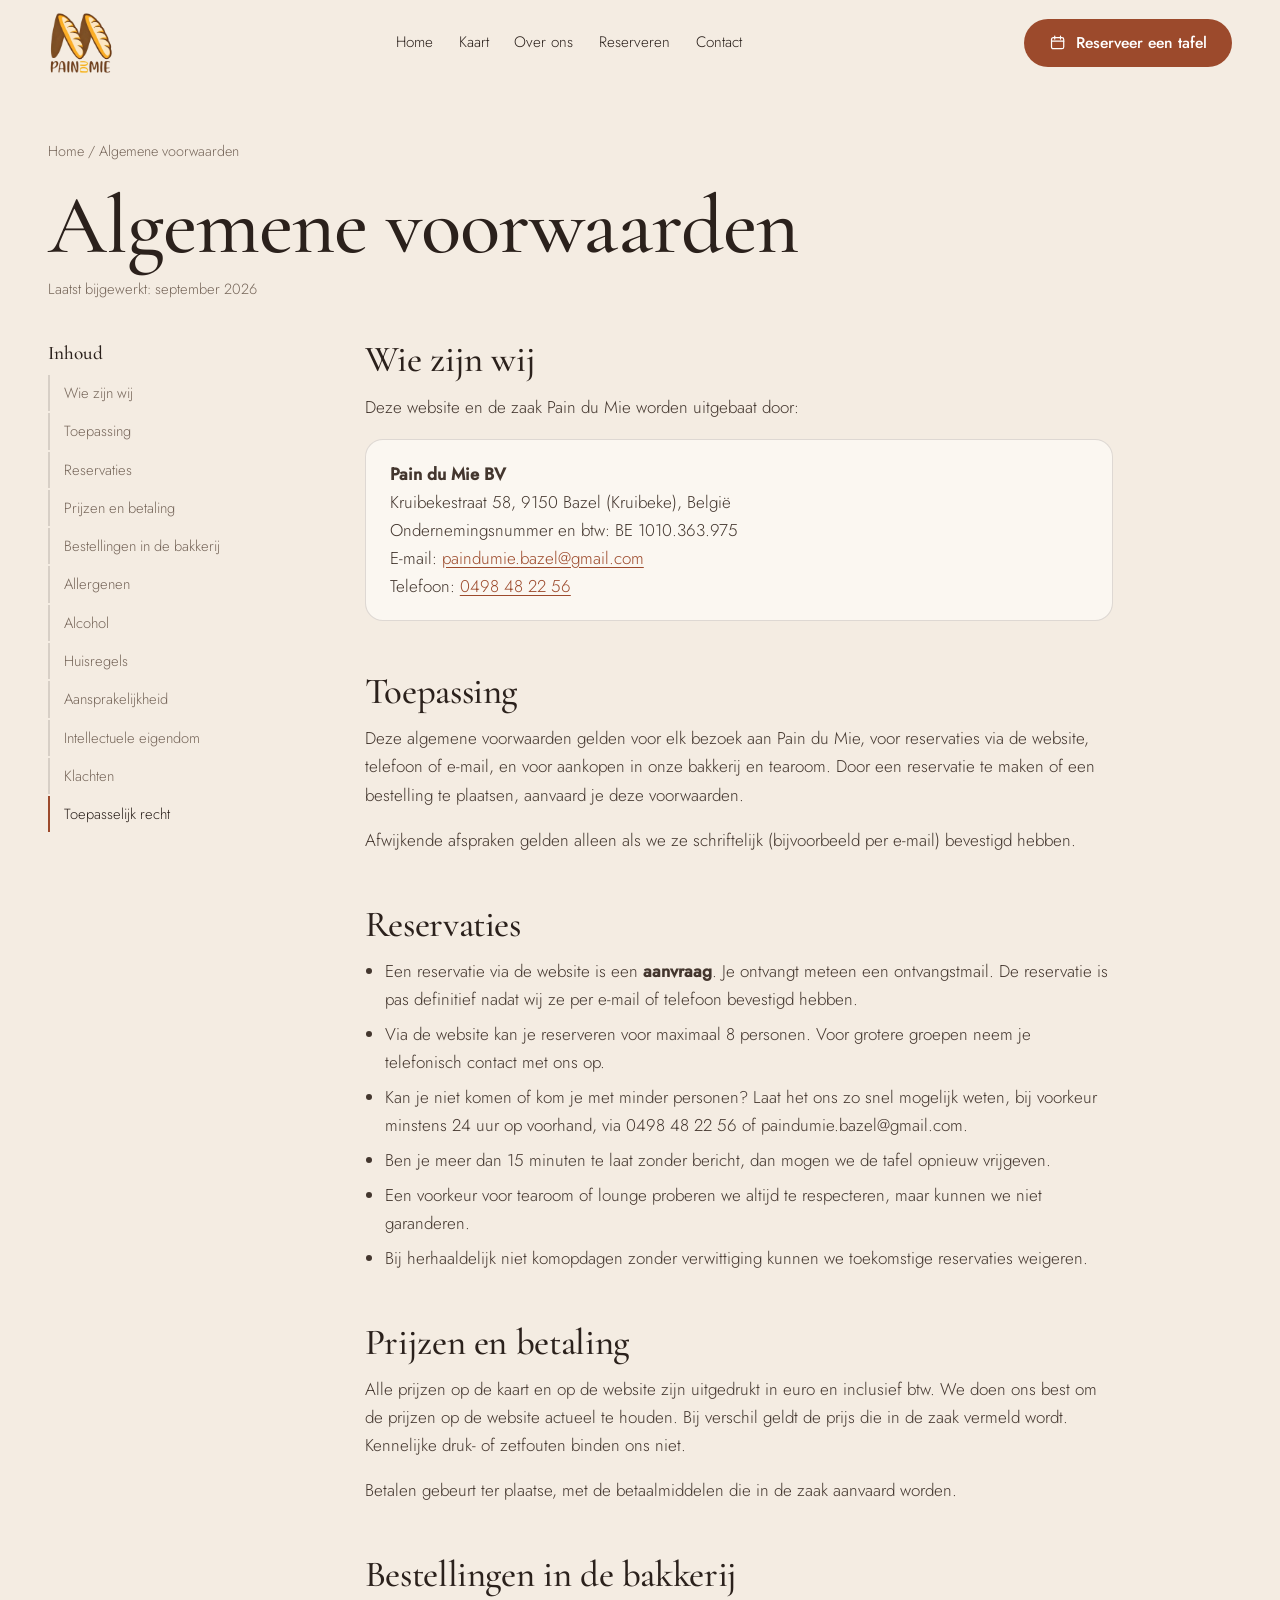
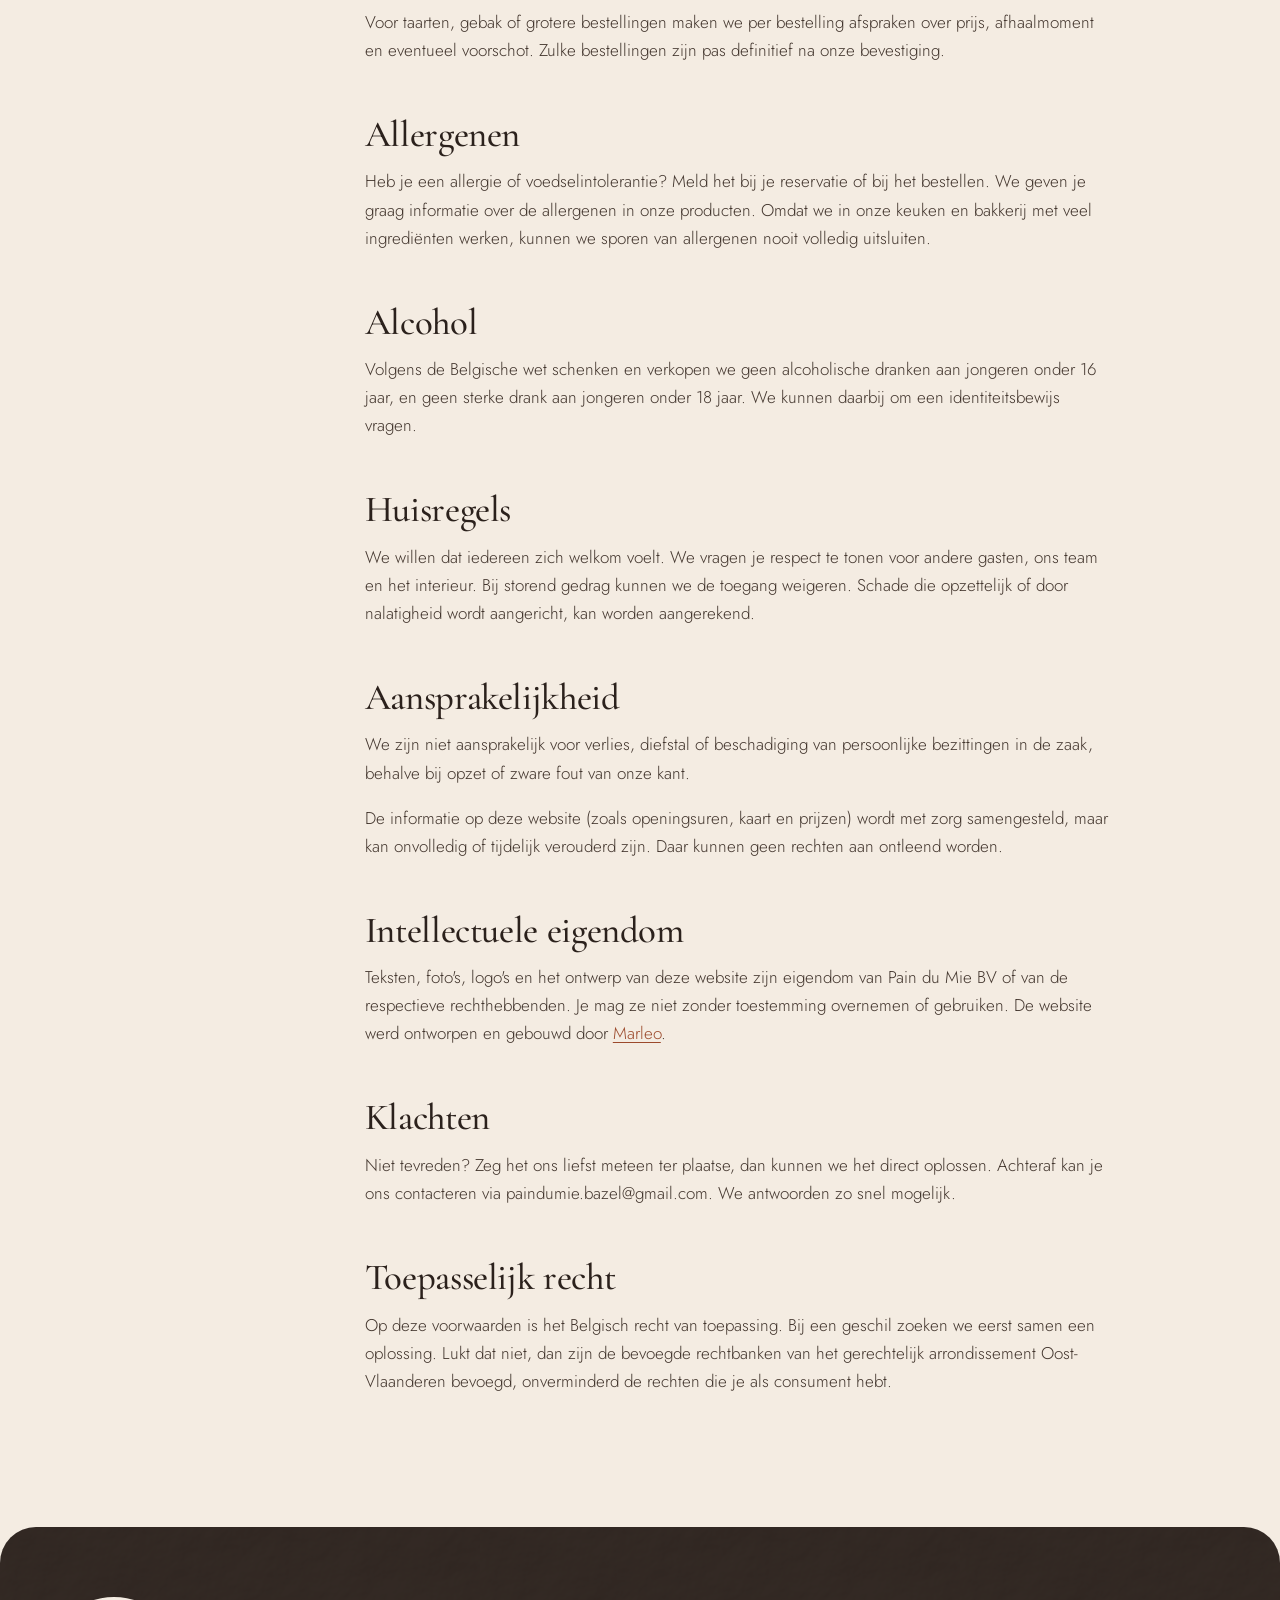
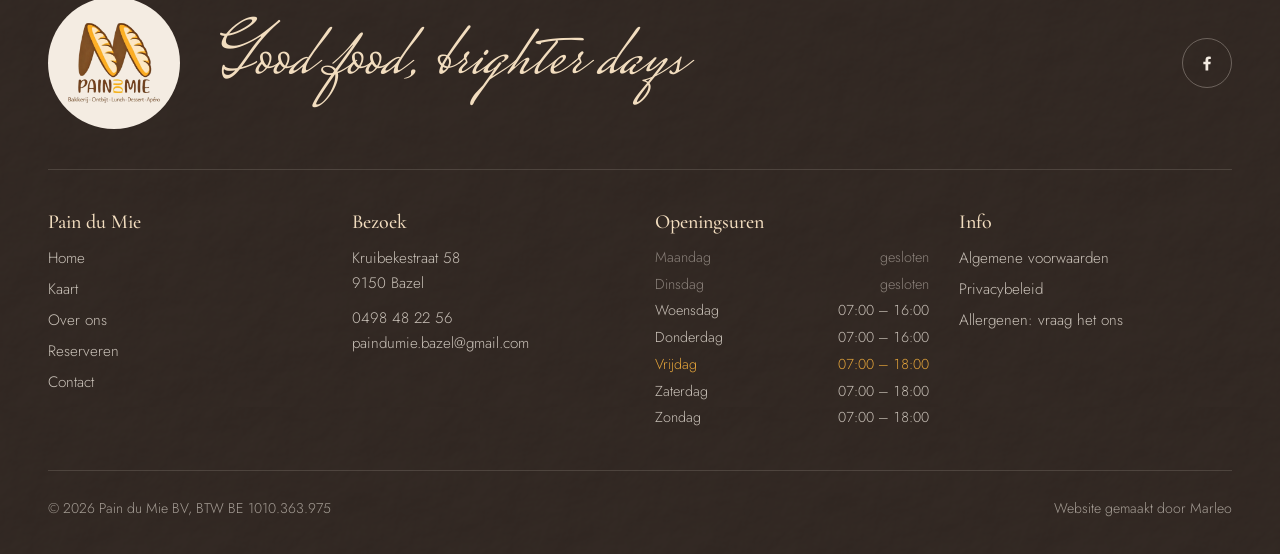
<file: algemene-voorwaarden.html>
<!DOCTYPE html>

<html lang="nl-BE">
<head>
<meta charset="utf-8"/>
<meta content="width=device-width, initial-scale=1, viewport-fit=cover" name="viewport"/>
<title>Algemene voorwaarden · Pain du Mie</title>
<meta content="Algemene voorwaarden van Pain du Mie BV, bakkerij en tearoom in Bazel, onder meer voor reservaties." name="description"/>
<meta content="#231B17" name="theme-color"/>
<meta content="website" property="og:type"/>
<meta content="Pain du Mie" property="og:site_name"/>
<meta content="Algemene voorwaarden · Pain du Mie" property="og:title"/>
<meta content="Algemene voorwaarden van Pain du Mie BV, bakkerij en tearoom in Bazel, onder meer voor reservaties." property="og:description"/>
<meta content="img/counter.jpg" property="og:image"/>
<meta content="Marleo (marleo.tech)" name="author"/>
<link href="img/mark.png" rel="icon"/>
<link as="style" href="assets/css/style.css" rel="preload"/>
<link href="assets/css/style.css" rel="stylesheet"/>
</head>
<body class="page-algemene-voorwaarden">
<a class="skip" href="#main">Naar de inhoud</a>
<svg aria-hidden="true" height="0" style="position:absolute" width="0">
<symbol id="i-heart" viewbox="0 0 24 24"><path d="M12 20.3s-7.6-4.6-7.6-10.2A4.3 4.3 0 0 1 12 7.4a4.3 4.3 0 0 1 7.6 2.7c0 5.6-7.6 10.2-7.6 10.2z" fill="none" stroke="currentColor" stroke-linejoin="round" stroke-width="1.8"></path></symbol>
<symbol id="i-cal" viewbox="0 0 24 24"><g fill="none" stroke="currentColor" stroke-linecap="round" stroke-width="1.7"><rect height="15.5" rx="2.5" width="17" x="3.5" y="5"></rect><path d="M3.5 10h17M8 3v4M16 3v4"></path></g></symbol>
<symbol id="i-pin" viewbox="0 0 24 24"><g fill="none" stroke="currentColor" stroke-width="1.7"><path d="M12 21s-7-6.3-7-11.5a7 7 0 0 1 14 0C19 14.7 12 21 12 21z"></path><circle cx="12" cy="9.5" r="2.5"></circle></g></symbol>
<symbol id="i-phone" viewbox="0 0 24 24"><path d="M6.6 3.5h2.6l1.5 4-2 1.3a11 11 0 0 0 6.5 6.5l1.3-2 4 1.5v2.6a2 2 0 0 1-2.2 2A16.5 16.5 0 0 1 4.6 5.7a2 2 0 0 1 2-2.2z" fill="none" stroke="currentColor" stroke-linejoin="round" stroke-width="1.7"></path></symbol>
<symbol id="i-mail" viewbox="0 0 24 24"><g fill="none" stroke="currentColor" stroke-width="1.7"><rect height="13" rx="2.5" width="18" x="3" y="5.5"></rect><path d="M4 7l8 6 8-6"></path></g></symbol>
<symbol id="i-left" viewbox="0 0 24 24"><path d="M15 5l-7 7 7 7" fill="none" stroke="currentColor" stroke-linecap="round" stroke-linejoin="round" stroke-width="2"></path></symbol>
<symbol id="i-right" viewbox="0 0 24 24"><path d="M9 5l7 7-7 7" fill="none" stroke="currentColor" stroke-linecap="round" stroke-linejoin="round" stroke-width="2"></path></symbol>
<symbol id="i-minus" viewbox="0 0 24 24"><path d="M5 12h14" stroke="currentColor" stroke-linecap="round" stroke-width="2"></path></symbol>
<symbol id="i-plus" viewbox="0 0 24 24"><path d="M5 12h14M12 5v14" stroke="currentColor" stroke-linecap="round" stroke-width="2"></path></symbol>
<symbol id="i-x" viewbox="0 0 24 24"><path d="M6 6l12 12M18 6L6 18" stroke="currentColor" stroke-linecap="round" stroke-width="2.2"></path></symbol>
<symbol id="i-search" viewbox="0 0 24 24"><g fill="none" stroke="currentColor" stroke-linecap="round" stroke-width="2"><circle cx="11" cy="11" r="6.5"></circle><path d="M16 16l4.5 4.5"></path></g></symbol>
<symbol id="i-info" viewbox="0 0 24 24"><g fill="none" stroke="currentColor" stroke-linecap="round" stroke-width="1.7"><circle cx="12" cy="12" r="9"></circle><path d="M12 11v6M12 7.5v.2"></path></g></symbol>
<symbol id="i-star" viewbox="0 0 24 24"><path d="M12 3.2l2.6 5.5 6 .8-4.4 4.1 1.1 5.9L12 16.6l-5.3 2.9 1.1-5.9L3.4 9.5l6-.8z" fill="currentColor"></path></symbol>
<symbol id="i-fb" viewbox="0 0 24 24"><path d="M13.5 21v-7.5h2.6l.4-3h-3V8.6c0-.9.3-1.5 1.5-1.5h1.6V4.4a21 21 0 0 0-2.4-.1c-2.4 0-4 1.4-4 4.1v2.1H7.6v3h2.6V21z" fill="currentColor"></path></symbol>
<symbol id="i-ig" viewbox="0 0 24 24"><g fill="none" stroke="currentColor" stroke-width="1.8"><rect height="17" rx="5" width="17" x="3.5" y="3.5"></rect><circle cx="12" cy="12" r="4"></circle><circle cx="17.2" cy="6.8" fill="currentColor" r=".6"></circle></g></symbol>
<symbol id="i-g" viewbox="0 0 24 24"><path d="M20.6 12.2c0-.6-.1-1.2-.2-1.8H12v3.4h4.8a4.1 4.1 0 0 1-1.8 2.7v2.2h2.9c1.7-1.6 2.7-3.9 2.7-6.5z" fill="currentColor"></path><path d="M12 21c2.4 0 4.5-.8 5.9-2.2L15 16.5c-.8.5-1.8.9-3 .9a5.3 5.3 0 0 1-5-3.6H4v2.3A9 9 0 0 0 12 21zM7 13.8a5.4 5.4 0 0 1 0-3.5V8H4a9 9 0 0 0 0 8.1z" fill="currentColor" opacity=".75"></path><path d="M12 6.6c1.3 0 2.5.5 3.4 1.3L18 5.4A9 9 0 0 0 4 8l3 2.3a5.3 5.3 0 0 1 5-3.7z" fill="currentColor" opacity=".55"></path></symbol>
<symbol id="i-cup" viewbox="0 0 24 24"><g fill="none" stroke="currentColor" stroke-linecap="round" stroke-width="1.7"><path d="M4 9h12v5a5 5 0 0 1-5 5H9a5 5 0 0 1-5-5z"></path><path d="M16 10.5h1.5a2.5 2.5 0 0 1 0 5H16M8 3.5c0 1.5 1.5 1.5 1.5 3M12 3.5c0 1.5 1.5 1.5 1.5 3"></path></g></symbol>
<symbol id="i-sofa" viewbox="0 0 24 24"><g fill="none" stroke="currentColor" stroke-linejoin="round" stroke-width="1.7"><path d="M5 11V8a3 3 0 0 1 3-3h8a3 3 0 0 1 3 3v3"></path><path d="M3 12a2 2 0 0 1 4 0v2h10v-2a2 2 0 0 1 4 0v5H3zM6 17v2M18 17v2"></path></g></symbol>
<symbol id="i-wheat" viewbox="0 0 24 24"><g fill="none" stroke="currentColor" stroke-linecap="round" stroke-width="1.7"><path d="M12 21V9"></path><path d="M12 9c-2.5-.5-3.5-2.5-3.5-5 2.5.5 3.5 2.5 3.5 5zM12 9c2.5-.5 3.5-2.5 3.5-5-2.5.5-3.5 2.5-3.5 5zM12 14c-2.5-.5-3.5-2.5-3.5-5 2.5.5 3.5 2.5 3.5 5zM12 14c2.5-.5 3.5-2.5 3.5-5-2.5.5-3.5 2.5-3.5 5z"></path></g></symbol>
<symbol id="i-kid" viewbox="0 0 24 24"><g fill="none" stroke="currentColor" stroke-linecap="round" stroke-width="1.7"><circle cx="12" cy="7" r="3"></circle><path d="M6 20c0-3.3 2.7-6 6-6s6 2.7 6 6"></path></g></symbol>
<symbol id="i-beer" viewbox="0 0 24 24"><g fill="none" stroke="currentColor" stroke-linejoin="round" stroke-width="1.7"><path d="M5 7h11v12a2 2 0 0 1-2 2H7a2 2 0 0 1-2-2z"></path><path d="M16 10h2a2 2 0 0 1 2 2v3a2 2 0 0 1-2 2h-2M5 7a3 3 0 0 1 3-3 3 3 0 0 1 5 0 3 3 0 0 1 3 3M9 11v6M12 11v6"></path></g></symbol>
</svg>
<header class="hdr" id="hdr">
<div class="wrap">
<a aria-label="Pain du Mie, naar de homepagina" class="brand" href="index.html"><img alt="Pain du Mie" height="341" src="img/logo-head.webp" width="360"/></a>
<nav aria-label="Hoofdmenu" class="nav">
<a href="index.html">Home</a>
<a href="kaart.html">Kaart</a>
<a href="over-ons.html">Over ons</a>
<a href="reserveren.html">Reserveren</a>
<a href="contact.html">Contact</a>
</nav>
<div class="hdr-cta">
<a class="btn btn-brick" href="reserveren.html"><svg aria-hidden="true"><use href="#i-cal"></use></svg>Reserveer een tafel</a>
<button aria-controls="drawer" aria-expanded="false" aria-label="Menu openen" class="burger" id="burger"><span></span><span></span></button>
</div>
</div>
</header>
<div aria-hidden="true" class="drawer wall" id="drawer">
<nav aria-label="Mobiel menu">
<a href="index.html">Home</a>
<a href="kaart.html">Kaart</a>
<a href="over-ons.html">Over ons</a>
<a href="reserveren.html">Reserveren</a>
<a href="contact.html">Contact</a>
</nav>
<div class="d-meta"><span>Kruibekestraat 58, Bazel</span><a href="tel:+32498482256">0498 48 22 56</a></div>
</div>
<main class="legal" id="main">
<div class="wrap">
<p class="crumb" data-e="t1"><a href="index.html">Home</a> / Algemene voorwaarden</p>
<h1 data-e="t2">Algemene voorwaarden</h1>
<p class="meta" data-e="t3">Laatst bijgewerkt: september 2026</p>
<div class="legal-grid">
<nav aria-label="Inhoud" class="toc"><strong>Inhoud</strong><ol><li><a href="#identiteit">Wie zijn wij</a></li><li><a href="#toepassing">Toepassing</a></li><li><a href="#reservaties">Reservaties</a></li><li><a href="#prijzen">Prijzen en betaling</a></li><li><a href="#bestellingen">Bestellingen in de bakkerij</a></li><li><a href="#allergenen">Allergenen</a></li><li><a href="#alcohol">Alcohol</a></li><li><a href="#huisregels">Huisregels</a></li><li><a href="#aansprakelijkheid">Aansprakelijkheid</a></li><li><a href="#intellectuele-eigendom">Intellectuele eigendom</a></li><li><a href="#klachten">Klachten</a></li><li><a href="#recht">Toepasselijk recht</a></li></ol></nav>
<article class="prose"><h2 data-e="t4" id="identiteit">Wie zijn wij</h2><p data-e="t5">Deze website en de zaak Pain du Mie worden uitgebaat door:</p><div class="card"><p><strong data-e="t6">Pain du Mie BV</strong><br/>Kruibekestraat 58, 9150 Bazel (Kruibeke), België<br/>Ondernemingsnummer en btw: BE 1010.363.975<br/>E-mail: <a href="mailto:paindumie.bazel@gmail.com">paindumie.bazel@gmail.com</a><br/>Telefoon: <a href="tel:+32498482256">0498 48 22 56</a></p></div><h2 data-e="t7" id="toepassing">Toepassing</h2><p data-e="t8">Deze algemene voorwaarden gelden voor elk bezoek aan Pain du Mie, voor reservaties via de website, telefoon of e-mail, en voor aankopen in onze bakkerij en tearoom. Door een reservatie te maken of een bestelling te plaatsen, aanvaard je deze voorwaarden.</p>
<p data-e="t9">Afwijkende afspraken gelden alleen als we ze schriftelijk (bijvoorbeeld per e-mail) bevestigd hebben.</p><h2 data-e="t10" id="reservaties">Reservaties</h2><ul>
<li>Een reservatie via de website is een <strong data-e="t11">aanvraag</strong>. Je ontvangt meteen een ontvangstmail. De reservatie is pas definitief nadat wij ze per e-mail of telefoon bevestigd hebben.</li>
<li data-e="t12">Via de website kan je reserveren voor maximaal 8 personen. Voor grotere groepen neem je telefonisch contact met ons op.</li>
<li data-e="t13">Kan je niet komen of kom je met minder personen? Laat het ons zo snel mogelijk weten, bij voorkeur minstens 24 uur op voorhand, via 0498 48 22 56 of paindumie.bazel@gmail.com.</li>
<li data-e="t14">Ben je meer dan 15 minuten te laat zonder bericht, dan mogen we de tafel opnieuw vrijgeven.</li>
<li data-e="t15">Een voorkeur voor tearoom of lounge proberen we altijd te respecteren, maar kunnen we niet garanderen.</li>
<li data-e="t16">Bij herhaaldelijk niet komopdagen zonder verwittiging kunnen we toekomstige reservaties weigeren.</li>
</ul><h2 data-e="t17" id="prijzen">Prijzen en betaling</h2><p data-e="t18">Alle prijzen op de kaart en op de website zijn uitgedrukt in euro en inclusief btw. We doen ons best om de prijzen op de website actueel te houden. Bij verschil geldt de prijs die in de zaak vermeld wordt. Kennelijke druk- of zetfouten binden ons niet.</p>
<p data-e="t19">Betalen gebeurt ter plaatse, met de betaalmiddelen die in de zaak aanvaard worden.</p><h2 data-e="t20" id="bestellingen">Bestellingen in de bakkerij</h2><p data-e="t21">Voor taarten, gebak of grotere bestellingen maken we per bestelling afspraken over prijs, afhaalmoment en eventueel voorschot. Zulke bestellingen zijn pas definitief na onze bevestiging.</p><h2 data-e="t22" id="allergenen">Allergenen</h2><p data-e="t23">Heb je een allergie of voedselintolerantie? Meld het bij je reservatie of bij het bestellen. We geven je graag informatie over de allergenen in onze producten. Omdat we in onze keuken en bakkerij met veel ingrediënten werken, kunnen we sporen van allergenen nooit volledig uitsluiten.</p><h2 data-e="t24" id="alcohol">Alcohol</h2><p data-e="t25">Volgens de Belgische wet schenken en verkopen we geen alcoholische dranken aan jongeren onder 16 jaar, en geen sterke drank aan jongeren onder 18 jaar. We kunnen daarbij om een identiteitsbewijs vragen.</p><h2 data-e="t26" id="huisregels">Huisregels</h2><p data-e="t27">We willen dat iedereen zich welkom voelt. We vragen je respect te tonen voor andere gasten, ons team en het interieur. Bij storend gedrag kunnen we de toegang weigeren. Schade die opzettelijk of door nalatigheid wordt aangericht, kan worden aangerekend.</p><h2 data-e="t28" id="aansprakelijkheid">Aansprakelijkheid</h2><p data-e="t29">We zijn niet aansprakelijk voor verlies, diefstal of beschadiging van persoonlijke bezittingen in de zaak, behalve bij opzet of zware fout van onze kant.</p>
<p data-e="t30">De informatie op deze website (zoals openingsuren, kaart en prijzen) wordt met zorg samengesteld, maar kan onvolledig of tijdelijk verouderd zijn. Daar kunnen geen rechten aan ontleend worden.</p><h2 data-e="t31" id="intellectuele-eigendom">Intellectuele eigendom</h2><p data-e="t32">Teksten, foto's, logo's en het ontwerp van deze website zijn eigendom van Pain du Mie BV of van de respectieve rechthebbenden. Je mag ze niet zonder toestemming overnemen of gebruiken. De website werd ontworpen en gebouwd door <a href="https://marleo.tech" rel="noopener" target="_blank">Marleo</a>.</p><h2 data-e="t33" id="klachten">Klachten</h2><p data-e="t34">Niet tevreden? Zeg het ons liefst meteen ter plaatse, dan kunnen we het direct oplossen. Achteraf kan je ons contacteren via paindumie.bazel@gmail.com. We antwoorden zo snel mogelijk.</p><h2 data-e="t35" id="recht">Toepasselijk recht</h2><p data-e="t36">Op deze voorwaarden is het Belgisch recht van toepassing. Bij een geschil zoeken we eerst samen een oplossing. Lukt dat niet, dan zijn de bevoegde rechtbanken van het gerechtelijk arrondissement Oost-Vlaanderen bevoegd, onverminderd de rechten die je als consument hebt.</p></article>
</div>
</div>
</main>
<footer class="ftr wall">
<div class="wrap">
<div class="ftr-top">
<div class="disc"><img alt="Pain du Mie" height="560" loading="lazy" src="img/logo.webp" width="640"/></div>
<p class="big script">Good food, brighter days</p>
<div class="socials">
<a aria-label="Pain du Mie op Facebook" data-link="facebook" href="#" rel="noopener" target="_blank"><svg><use href="#i-fb"></use></svg></a>
<a aria-label="Pain du Mie op Instagram" data-link="instagram" href="#" rel="noopener" target="_blank"><svg><use href="#i-ig"></use></svg></a>
<a aria-label="Pain du Mie op Google" data-link="google" href="#" rel="noopener" target="_blank"><svg><use href="#i-g"></use></svg></a>
</div>
</div>
<div class="ftr-cols">
<div><h4>Pain du Mie</h4><ul><li><a href="index.html">Home</a></li>
<li><a href="kaart.html">Kaart</a></li>
<li><a href="over-ons.html">Over ons</a></li>
<li><a href="reserveren.html">Reserveren</a></li>
<li><a href="contact.html">Contact</a></li></ul></div>
<div><h4>Bezoek</h4><p>Kruibekestraat 58<br/>9150 Bazel</p><p style="margin-top:10px"><a href="tel:+32498482256">0498 48 22 56</a><br/><a href="mailto:paindumie.bazel@gmail.com">paindumie.bazel@gmail.com</a></p></div>
<div><h4>Openingsuren</h4><dl class="ftr-hours" data-hours=""></dl></div>
<div><h4>Info</h4><ul><li><a href="algemene-voorwaarden.html">Algemene voorwaarden</a></li><li><a href="privacy.html">Privacybeleid</a></li><li><a href="kaart.html#desserts">Allergenen: vraag het ons</a></li></ul></div>
</div>
<div class="ftr-bot">
<span>© <span data-year=""></span> Pain du Mie BV, BTW BE 1010.363.975</span>
<a href="https://marleo.tech" rel="noopener" target="_blank">Website gemaakt door Marleo</a>
</div>
</div>
</footer>
<div aria-hidden="true" class="pagefx" id="pagefx">
<div class="fx-layer">
<svg class="fx-drip" preserveaspectratio="none" viewbox="0 0 1200 120"><path d="M0 120V44c40 0 52-26 92-26s44 30 86 30 46-34 88-34 48 38 90 38 46-30 88-30 48 32 90 32 46-34 88-34 48 36 90 36 46-28 88-28 50 24 92 24 44-22 88-22v90z" fill="#FBF3E4"></path></svg>
<div class="fx-mid">
<svg aria-hidden="true" viewbox="0 0 120 120">
<path d="M16 96 60 20l44 76z" fill="#C98B45"></path>
<path d="M27 77h66l6 10H21z" fill="#FBF3E4"></path>
<path d="M35 60h50l5 9H30z" fill="#9C4A2C"></path>
<path d="M44 43h32l5 9H39z" fill="#FBF3E4"></path>
<path d="M16 96h88l-6 11H22z" fill="#8E5321"></path>
<circle cx="60" cy="20" fill="#C2334A" r="9"></circle>
<path d="M60 11c1-5 5-7 9-7" fill="none" stroke="#5F6443" stroke-linecap="round" stroke-width="3"></path>
</svg>
<span>Pain du Mie</span>
</div>
</div>
</div><a class="btn btn-brick m-cta" href="reserveren.html" id="mCta"><svg aria-hidden="true"><use href="#i-cal"></use></svg>Reserveer een tafel</a>
<script defer="" src="assets/js/config.js"></script>
<script defer="" src="assets/js/site.js"></script>
</body>
</html>
</file>
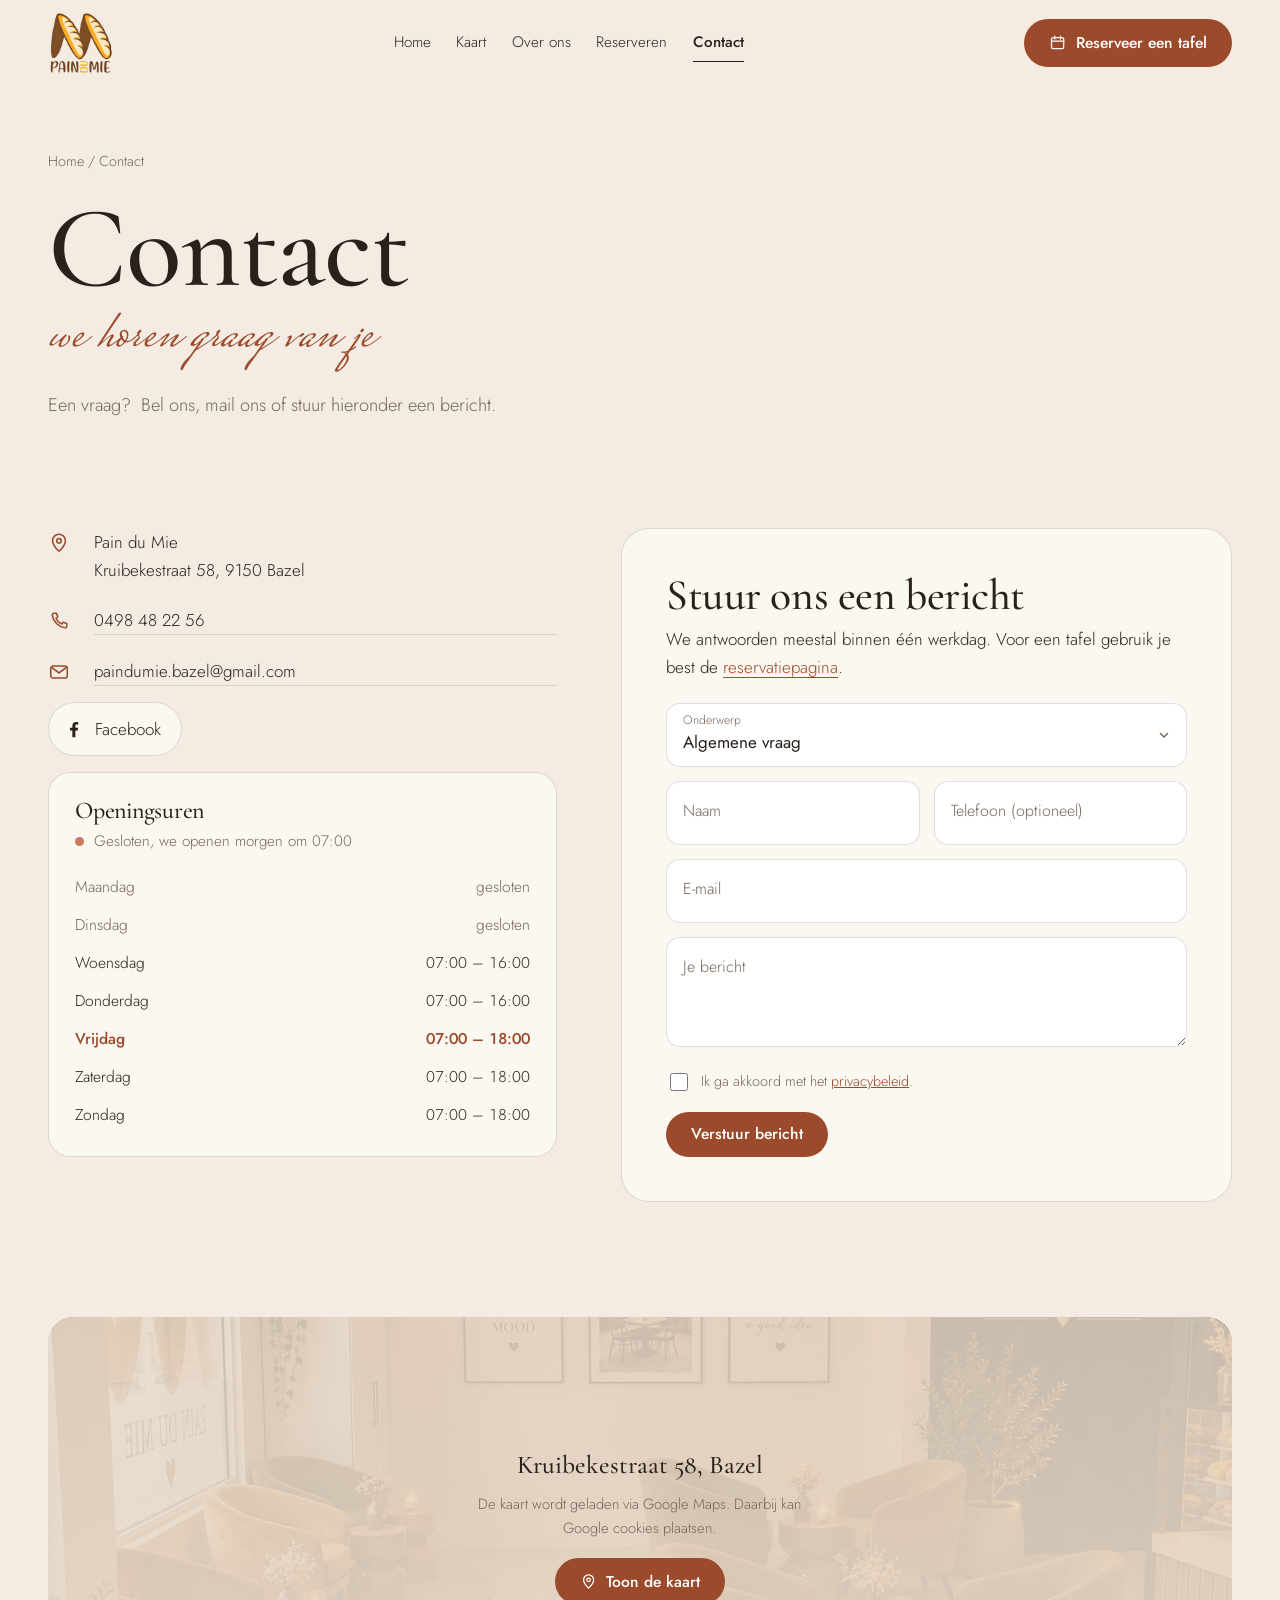
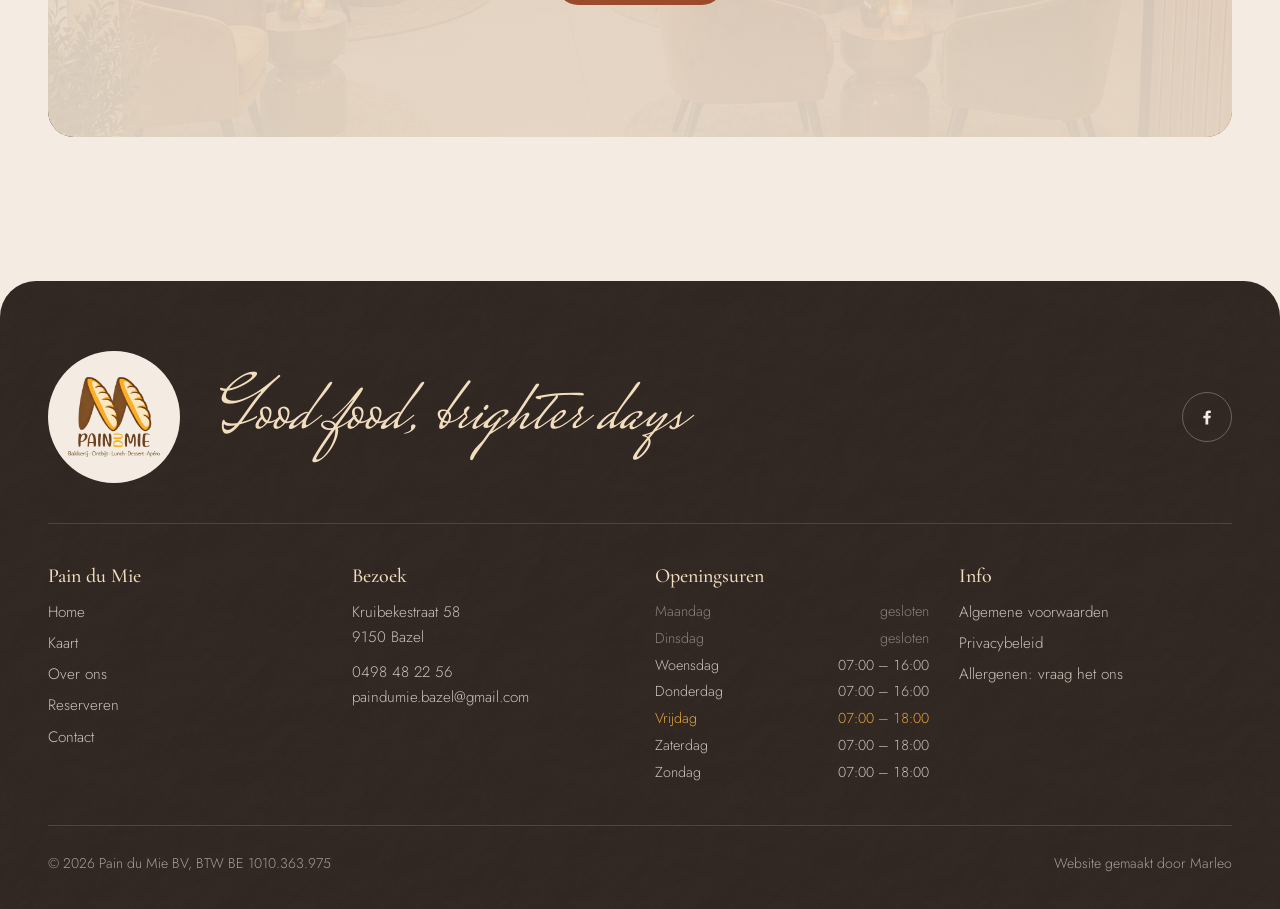
<file: contact.html>
<!doctype html>
<html lang="nl-BE"><head>
<meta charset="utf-8">
<meta content="width=device-width, initial-scale=1, viewport-fit=cover" name="viewport">
<title>Contact · Pain du Mie Bazel</title>
<meta content="Contacteer Pain du Mie, Kruibekestraat 58 in Bazel. Telefoon 0498 48 22 56, e-mail paindumie.bazel@gmail.com." name="description">
<meta content="#231B17" name="theme-color">
<meta content="website" property="og:type">
<meta content="Pain du Mie" property="og:site_name">
<meta content="Contact · Pain du Mie Bazel" property="og:title">
<meta content="Contacteer Pain du Mie, Kruibekestraat 58 in Bazel. Telefoon 0498 48 22 56, e-mail paindumie.bazel@gmail.com." property="og:description">
<meta content="img/counter.jpg" property="og:image">
<meta content="Marleo (marleo.tech)" name="author">
<link href="img/mark.png" rel="icon">
<link as="style" href="assets/css/style.css" rel="preload">
<link href="assets/css/style.css" rel="stylesheet">
</head>
<body class="page-contact">
<a class="skip" href="#main">Naar de inhoud</a>
<svg aria-hidden="true" height="0" style="position:absolute" width="0">
<symbol id="i-heart" viewBox="0 0 24 24"><path d="M12 20.3s-7.6-4.6-7.6-10.2A4.3 4.3 0 0 1 12 7.4a4.3 4.3 0 0 1 7.6 2.7c0 5.6-7.6 10.2-7.6 10.2z" fill="none" stroke="currentColor" stroke-linejoin="round" stroke-width="1.8"></path></symbol>
<symbol id="i-cal" viewBox="0 0 24 24"><g fill="none" stroke="currentColor" stroke-linecap="round" stroke-width="1.7"><rect height="15.5" rx="2.5" width="17" x="3.5" y="5"></rect><path d="M3.5 10h17M8 3v4M16 3v4"></path></g></symbol>
<symbol id="i-pin" viewBox="0 0 24 24"><g fill="none" stroke="currentColor" stroke-width="1.7"><path d="M12 21s-7-6.3-7-11.5a7 7 0 0 1 14 0C19 14.7 12 21 12 21z"></path><circle cx="12" cy="9.5" r="2.5"></circle></g></symbol>
<symbol id="i-phone" viewBox="0 0 24 24"><path d="M6.6 3.5h2.6l1.5 4-2 1.3a11 11 0 0 0 6.5 6.5l1.3-2 4 1.5v2.6a2 2 0 0 1-2.2 2A16.5 16.5 0 0 1 4.6 5.7a2 2 0 0 1 2-2.2z" fill="none" stroke="currentColor" stroke-linejoin="round" stroke-width="1.7"></path></symbol>
<symbol id="i-mail" viewBox="0 0 24 24"><g fill="none" stroke="currentColor" stroke-width="1.7"><rect height="13" rx="2.5" width="18" x="3" y="5.5"></rect><path d="M4 7l8 6 8-6"></path></g></symbol>
<symbol id="i-left" viewBox="0 0 24 24"><path d="M15 5l-7 7 7 7" fill="none" stroke="currentColor" stroke-linecap="round" stroke-linejoin="round" stroke-width="2"></path></symbol>
<symbol id="i-right" viewBox="0 0 24 24"><path d="M9 5l7 7-7 7" fill="none" stroke="currentColor" stroke-linecap="round" stroke-linejoin="round" stroke-width="2"></path></symbol>
<symbol id="i-minus" viewBox="0 0 24 24"><path d="M5 12h14" stroke="currentColor" stroke-linecap="round" stroke-width="2"></path></symbol>
<symbol id="i-plus" viewBox="0 0 24 24"><path d="M5 12h14M12 5v14" stroke="currentColor" stroke-linecap="round" stroke-width="2"></path></symbol>
<symbol id="i-x" viewBox="0 0 24 24"><path d="M6 6l12 12M18 6L6 18" stroke="currentColor" stroke-linecap="round" stroke-width="2.2"></path></symbol>
<symbol id="i-search" viewBox="0 0 24 24"><g fill="none" stroke="currentColor" stroke-linecap="round" stroke-width="2"><circle cx="11" cy="11" r="6.5"></circle><path d="M16 16l4.5 4.5"></path></g></symbol>
<symbol id="i-info" viewBox="0 0 24 24"><g fill="none" stroke="currentColor" stroke-linecap="round" stroke-width="1.7"><circle cx="12" cy="12" r="9"></circle><path d="M12 11v6M12 7.5v.2"></path></g></symbol>
<symbol id="i-star" viewBox="0 0 24 24"><path d="M12 3.2l2.6 5.5 6 .8-4.4 4.1 1.1 5.9L12 16.6l-5.3 2.9 1.1-5.9L3.4 9.5l6-.8z" fill="currentColor"></path></symbol>
<symbol id="i-fb" viewBox="0 0 24 24"><path d="M13.5 21v-7.5h2.6l.4-3h-3V8.6c0-.9.3-1.5 1.5-1.5h1.6V4.4a21 21 0 0 0-2.4-.1c-2.4 0-4 1.4-4 4.1v2.1H7.6v3h2.6V21z" fill="currentColor"></path></symbol>
<symbol id="i-ig" viewBox="0 0 24 24"><g fill="none" stroke="currentColor" stroke-width="1.8"><rect height="17" rx="5" width="17" x="3.5" y="3.5"></rect><circle cx="12" cy="12" r="4"></circle><circle cx="17.2" cy="6.8" fill="currentColor" r=".6"></circle></g></symbol>
<symbol id="i-g" viewBox="0 0 24 24"><path d="M20.6 12.2c0-.6-.1-1.2-.2-1.8H12v3.4h4.8a4.1 4.1 0 0 1-1.8 2.7v2.2h2.9c1.7-1.6 2.7-3.9 2.7-6.5z" fill="currentColor"></path><path d="M12 21c2.4 0 4.5-.8 5.9-2.2L15 16.5c-.8.5-1.8.9-3 .9a5.3 5.3 0 0 1-5-3.6H4v2.3A9 9 0 0 0 12 21zM7 13.8a5.4 5.4 0 0 1 0-3.5V8H4a9 9 0 0 0 0 8.1z" fill="currentColor" opacity=".75"></path><path d="M12 6.6c1.3 0 2.5.5 3.4 1.3L18 5.4A9 9 0 0 0 4 8l3 2.3a5.3 5.3 0 0 1 5-3.7z" fill="currentColor" opacity=".55"></path></symbol>
<symbol id="i-cup" viewBox="0 0 24 24"><g fill="none" stroke="currentColor" stroke-linecap="round" stroke-width="1.7"><path d="M4 9h12v5a5 5 0 0 1-5 5H9a5 5 0 0 1-5-5z"></path><path d="M16 10.5h1.5a2.5 2.5 0 0 1 0 5H16M8 3.5c0 1.5 1.5 1.5 1.5 3M12 3.5c0 1.5 1.5 1.5 1.5 3"></path></g></symbol>
<symbol id="i-sofa" viewBox="0 0 24 24"><g fill="none" stroke="currentColor" stroke-linejoin="round" stroke-width="1.7"><path d="M5 11V8a3 3 0 0 1 3-3h8a3 3 0 0 1 3 3v3"></path><path d="M3 12a2 2 0 0 1 4 0v2h10v-2a2 2 0 0 1 4 0v5H3zM6 17v2M18 17v2"></path></g></symbol>
<symbol id="i-wheat" viewBox="0 0 24 24"><g fill="none" stroke="currentColor" stroke-linecap="round" stroke-width="1.7"><path d="M12 21V9"></path><path d="M12 9c-2.5-.5-3.5-2.5-3.5-5 2.5.5 3.5 2.5 3.5 5zM12 9c2.5-.5 3.5-2.5 3.5-5-2.5.5-3.5 2.5-3.5 5zM12 14c-2.5-.5-3.5-2.5-3.5-5 2.5.5 3.5 2.5 3.5 5zM12 14c2.5-.5 3.5-2.5 3.5-5-2.5.5-3.5 2.5-3.5 5z"></path></g></symbol>
<symbol id="i-kid" viewBox="0 0 24 24"><g fill="none" stroke="currentColor" stroke-linecap="round" stroke-width="1.7"><circle cx="12" cy="7" r="3"></circle><path d="M6 20c0-3.3 2.7-6 6-6s6 2.7 6 6"></path></g></symbol>
<symbol id="i-beer" viewBox="0 0 24 24"><g fill="none" stroke="currentColor" stroke-linejoin="round" stroke-width="1.7"><path d="M5 7h11v12a2 2 0 0 1-2 2H7a2 2 0 0 1-2-2z"></path><path d="M16 10h2a2 2 0 0 1 2 2v3a2 2 0 0 1-2 2h-2M5 7a3 3 0 0 1 3-3 3 3 0 0 1 5 0 3 3 0 0 1 3 3M9 11v6M12 11v6"></path></g></symbol>
</svg>
<header class="hdr" id="hdr">
<div class="wrap">
<a aria-label="Pain du Mie, naar de homepagina" class="brand" href="index.html"><img alt="Pain du Mie" height="341" src="img/logo-head.webp" width="360"></a>
<nav aria-label="Hoofdmenu" class="nav">
<a href="index.html">Home</a>
<a href="kaart.html">Kaart</a>
<a href="over-ons.html">Over ons</a>
<a href="reserveren.html">Reserveren</a>
<a aria-current="page" href="contact.html">Contact</a>
</nav>
<div class="hdr-cta">
<a class="btn btn-brick" href="reserveren.html"><svg aria-hidden="true"><use href="#i-cal"></use></svg>Reserveer een tafel</a>
<button aria-controls="drawer" aria-expanded="false" aria-label="Menu openen" class="burger" id="burger"><span></span><span></span></button>
</div>
</div>
</header>
<div aria-hidden="true" class="drawer wall" id="drawer">
<nav aria-label="Mobiel menu">
<a href="index.html">Home</a>
<a href="kaart.html">Kaart</a>
<a href="over-ons.html">Over ons</a>
<a href="reserveren.html">Reserveren</a>
<a aria-current="page" href="contact.html">Contact</a>
</nav>
<div class="d-meta"><span>Kruibekestraat 58, Bazel</span><a href="tel:+32498482256">0498 48 22 56</a></div>
</div>
<main id="main">
<section class="phero">
<div class="wrap anim-in">
<p class="crumb" data-e="t1"><a href="index.html">Home</a> / Contact</p>
<h1>Contact<span class="script" data-e="t2">we horen graag van je</span></h1>
<p class="lede" data-e="t3">Een vraag?&nbsp; Bel ons, mail ons of stuur hieronder een bericht.</p>
</div>
</section>
<section>
<div class="wrap contact-grid">
<div class="info-stack">
<div class="contact-list" style="margin:0">
<div><svg aria-hidden="true"><use href="#i-pin"></use></svg><span data-e="t4">Pain du Mie<br>Kruibekestraat 58, 9150 Bazel</span></div>
<div><svg aria-hidden="true"><use href="#i-phone"></use></svg><a href="tel:+32498482256">0498 48 22 56</a></div>
<div><svg aria-hidden="true"><use href="#i-mail"></use></svg><a href="mailto:paindumie.bazel@gmail.com">paindumie.bazel@gmail.com</a></div>
</div>
<div class="socials-row">
<a class="soc" data-link="facebook" href="#" rel="noopener" target="_blank"><svg aria-hidden="true"><use href="#i-fb"></use></svg>Facebook</a>
<a class="soc" data-link="instagram" href="#" rel="noopener" target="_blank"><svg aria-hidden="true"><use href="#i-ig"></use></svg>Instagram</a>
<a class="soc" data-link="google" href="#" rel="noopener" target="_blank"><svg aria-hidden="true"><use href="#i-g"></use></svg>Google</a>
</div>
<aside aria-labelledby="h-hours" class="hours">
<h3 data-e="t5" id="h-hours">Openingsuren</h3>
<div class="today"><span class="status-dot" data-status-dot=""></span><span data-status-text=""></span></div>
<dl data-hours=""></dl>
</aside>
</div>
<div class="form-card">
<form id="contactForm" novalidate="">
<h2>Stuur ons een bericht</h2>
<p>We antwoorden meestal binnen één werkdag. Voor een tafel gebruik je best de <a class="text-link" href="reserveren.html">reservatiepagina</a>.</p>
<div class="form-grid">
<div class="fld full"><select id="cTopic"><option>Algemene vraag</option><option>Bestelling taart of gebak</option><option>Groep of feestje</option><option>Vraag over mijn reservatie</option><option>Andere</option></select><label for="cTopic">Onderwerp</label></div>
<div class="fld"><input autocomplete="name" id="cName" placeholder=" " required=""><label for="cName">Naam</label><div class="err">Vul je naam in.</div></div>
<div class="fld"><input autocomplete="tel" id="cPhone" placeholder=" " type="tel"><label for="cPhone">Telefoon (optioneel)</label></div>
<div class="fld full"><input autocomplete="email" id="cMail" placeholder=" " required="" type="email"><label for="cMail">E-mail</label><div class="err">Vul een geldig e-mailadres in.</div></div>
<div class="fld full"><textarea id="cMsg" placeholder=" " required=""></textarea><label for="cMsg">Je bericht</label><div class="err">Schrijf een kort bericht.</div></div>
<input aria-hidden="true" autocomplete="off" class="hp" id="cHp" tabindex="-1">
<label class="check full"><input id="cOk" type="checkbox"> <span>Ik ga akkoord met het <a href="privacy.html" target="_blank">privacybeleid</a>.</span></label>
<div class="form-error full" id="cOkErr">Vink het vakje aan om je bericht te versturen.</div>
</div>
<button class="btn btn-brick" type="submit">Verstuur bericht</button>
<div class="form-error" id="cErr" role="alert"></div>
</form>
<div class="form-sent" id="formSent" role="status">
<svg aria-hidden="true" class="check-anim" fill="none" stroke-linecap="round" stroke-linejoin="round" stroke-width="3" style="margin:0 auto" viewBox="0 0 88 88"><circle cx="44" cy="44" r="40"></circle><path d="M28 45l11 11 21-23"></path></svg>
<h3 data-e="t6" tabindex="-1">Bericht verstuurd</h3>
<p data-e="t7">Bedankt! We laten zo snel mogelijk iets weten.</p>
</div>
</div>
</div>
</section>
<section class="visit" style="padding-top:0"><div class="wrap">
<div class="map" data-map="" style="min-height:420px"><div class="map-consent"><div><strong>Kruibekestraat 58, Bazel</strong><p>De kaart wordt geladen via Google Maps. Daarbij kan Google cookies plaatsen.</p><button class="btn btn-brick" type="button"><svg aria-hidden="true"><use href="#i-pin"></use></svg>Toon de kaart</button></div></div></div>
<div class="btn-row" style="margin-top:16px"><a class="btn btn-brick" data-link="google" href="#" rel="noopener" target="_blank"><svg aria-hidden="true"><use href="#i-pin"></use></svg>Route plannen</a></div>
</div></section>
</main>
<footer class="ftr wall">
<div class="wrap">
<div class="ftr-top">
<div class="disc"><img alt="Pain du Mie" height="560" loading="lazy" src="img/logo.webp" width="640"></div>
<p class="big script">Good food, brighter days</p>
<div class="socials">
<a aria-label="Pain du Mie op Facebook" data-link="facebook" href="#" rel="noopener" target="_blank"><svg><use href="#i-fb"></use></svg></a>
<a aria-label="Pain du Mie op Instagram" data-link="instagram" href="#" rel="noopener" target="_blank"><svg><use href="#i-ig"></use></svg></a>
<a aria-label="Pain du Mie op Google" data-link="google" href="#" rel="noopener" target="_blank"><svg><use href="#i-g"></use></svg></a>
</div>
</div>
<div class="ftr-cols">
<div><h4>Pain du Mie</h4><ul><li><a href="index.html">Home</a></li>
<li><a href="kaart.html">Kaart</a></li>
<li><a href="over-ons.html">Over ons</a></li>
<li><a href="reserveren.html">Reserveren</a></li>
<li><a href="contact.html">Contact</a></li></ul></div>
<div><h4>Bezoek</h4><p>Kruibekestraat 58<br>9150 Bazel</p><p style="margin-top:10px"><a href="tel:+32498482256">0498 48 22 56</a><br><a href="mailto:paindumie.bazel@gmail.com">paindumie.bazel@gmail.com</a></p></div>
<div><h4>Openingsuren</h4><dl class="ftr-hours" data-hours=""></dl></div>
<div><h4>Info</h4><ul><li><a href="algemene-voorwaarden.html">Algemene voorwaarden</a></li><li><a href="privacy.html">Privacybeleid</a></li><li><a href="kaart.html#desserts">Allergenen: vraag het ons</a></li></ul></div>
</div>
<div class="ftr-bot">
<span>© <span data-year=""></span> Pain du Mie BV, BTW BE 1010.363.975</span>
<a href="https://marleo.tech" rel="noopener" target="_blank">Website gemaakt door Marleo</a>
</div>
</div>
</footer>
<!-- Verborgen formulieren: hierdoor herkent Netlify de reservatie- en contactformulieren.
     Inzendingen verschijnen in het Netlify-dashboard onder "Forms". Niet verwijderen. -->
<div aria-hidden="true" hidden="">
<form data-netlify="true" method="POST" name="reservatie" netlify-honeypot="bot-field">
<input name="form-name" type="hidden" value="reservatie">
<input name="bot-field"><input name="Dag"><input name="Datum"><input name="Uur"><input name="Personen">
<input name="Plaats"><input name="Gelegenheid"><input name="Naam"><input name="Telefoon"><input name="E-mail"><textarea name="Opmerking"></textarea>
</form>
<form data-netlify="true" method="POST" name="contact" netlify-honeypot="bot-field">
<input name="form-name" type="hidden" value="contact">
<input name="bot-field"><input name="Onderwerp"><input name="Naam"><input name="E-mail"><input name="Telefoon"><textarea name="Bericht"></textarea>
</form>
</div>
<div aria-hidden="true" class="pagefx" id="pagefx">
<div class="fx-layer">
<svg class="fx-drip" preserveAspectRatio="none" viewBox="0 0 1200 120"><path d="M0 120V44c40 0 52-26 92-26s44 30 86 30 46-34 88-34 48 38 90 38 46-30 88-30 48 32 90 32 46-34 88-34 48 36 90 36 46-28 88-28 50 24 92 24 44-22 88-22v90z" fill="#FBF3E4"></path></svg>
<div class="fx-mid">
<svg aria-hidden="true" viewBox="0 0 120 120">
<path d="M16 96 60 20l44 76z" fill="#C98B45"></path>
<path d="M27 77h66l6 10H21z" fill="#FBF3E4"></path>
<path d="M35 60h50l5 9H30z" fill="#9C4A2C"></path>
<path d="M44 43h32l5 9H39z" fill="#FBF3E4"></path>
<path d="M16 96h88l-6 11H22z" fill="#8E5321"></path>
<circle cx="60" cy="20" fill="#C2334A" r="9"></circle>
<path d="M60 11c1-5 5-7 9-7" fill="none" stroke="#5F6443" stroke-linecap="round" stroke-width="3"></path>
</svg>
<span>Pain du Mie</span>
</div>
</div>
</div><a class="btn btn-brick m-cta" href="reserveren.html" id="mCta"><svg aria-hidden="true"><use href="#i-cal"></use></svg>Reserveer een tafel</a>
<script defer="" src="assets/js/config.js"></script>
<script defer="" src="assets/js/site.js"></script>


</body></html>
</file>
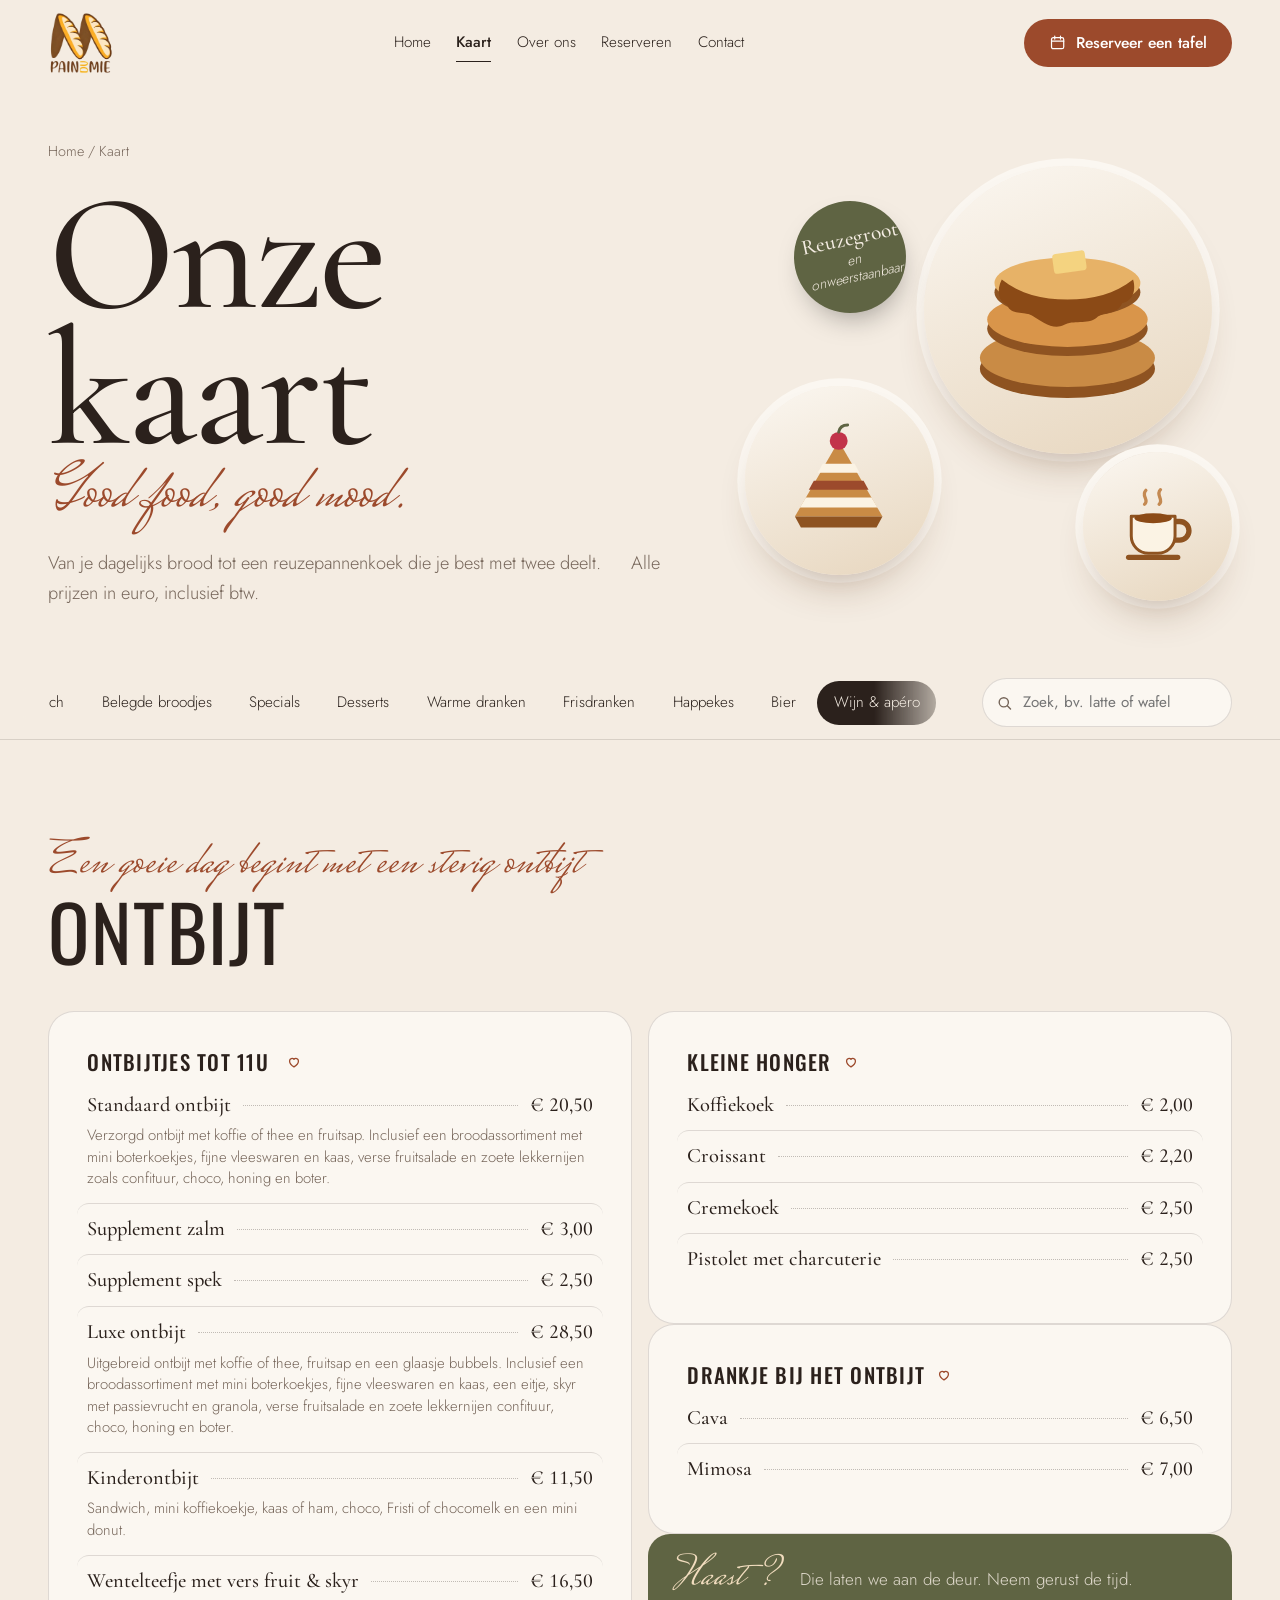
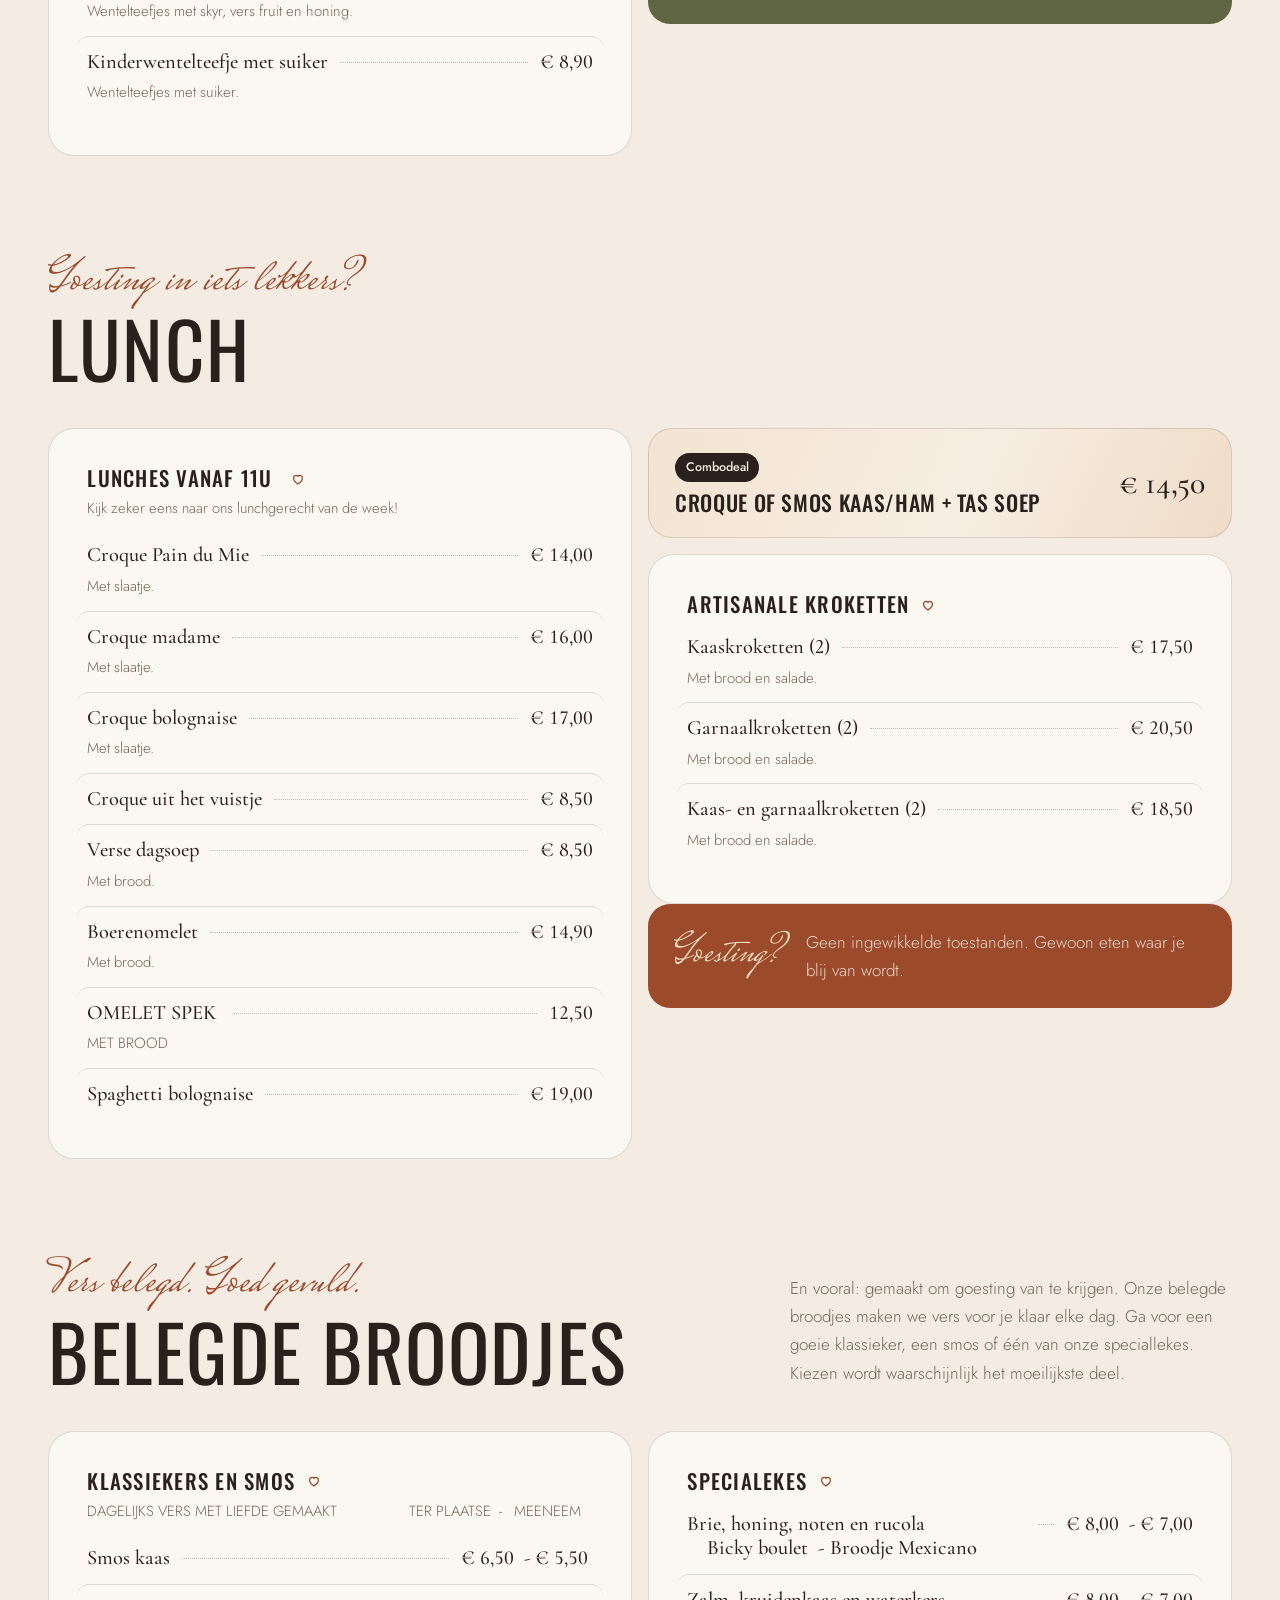
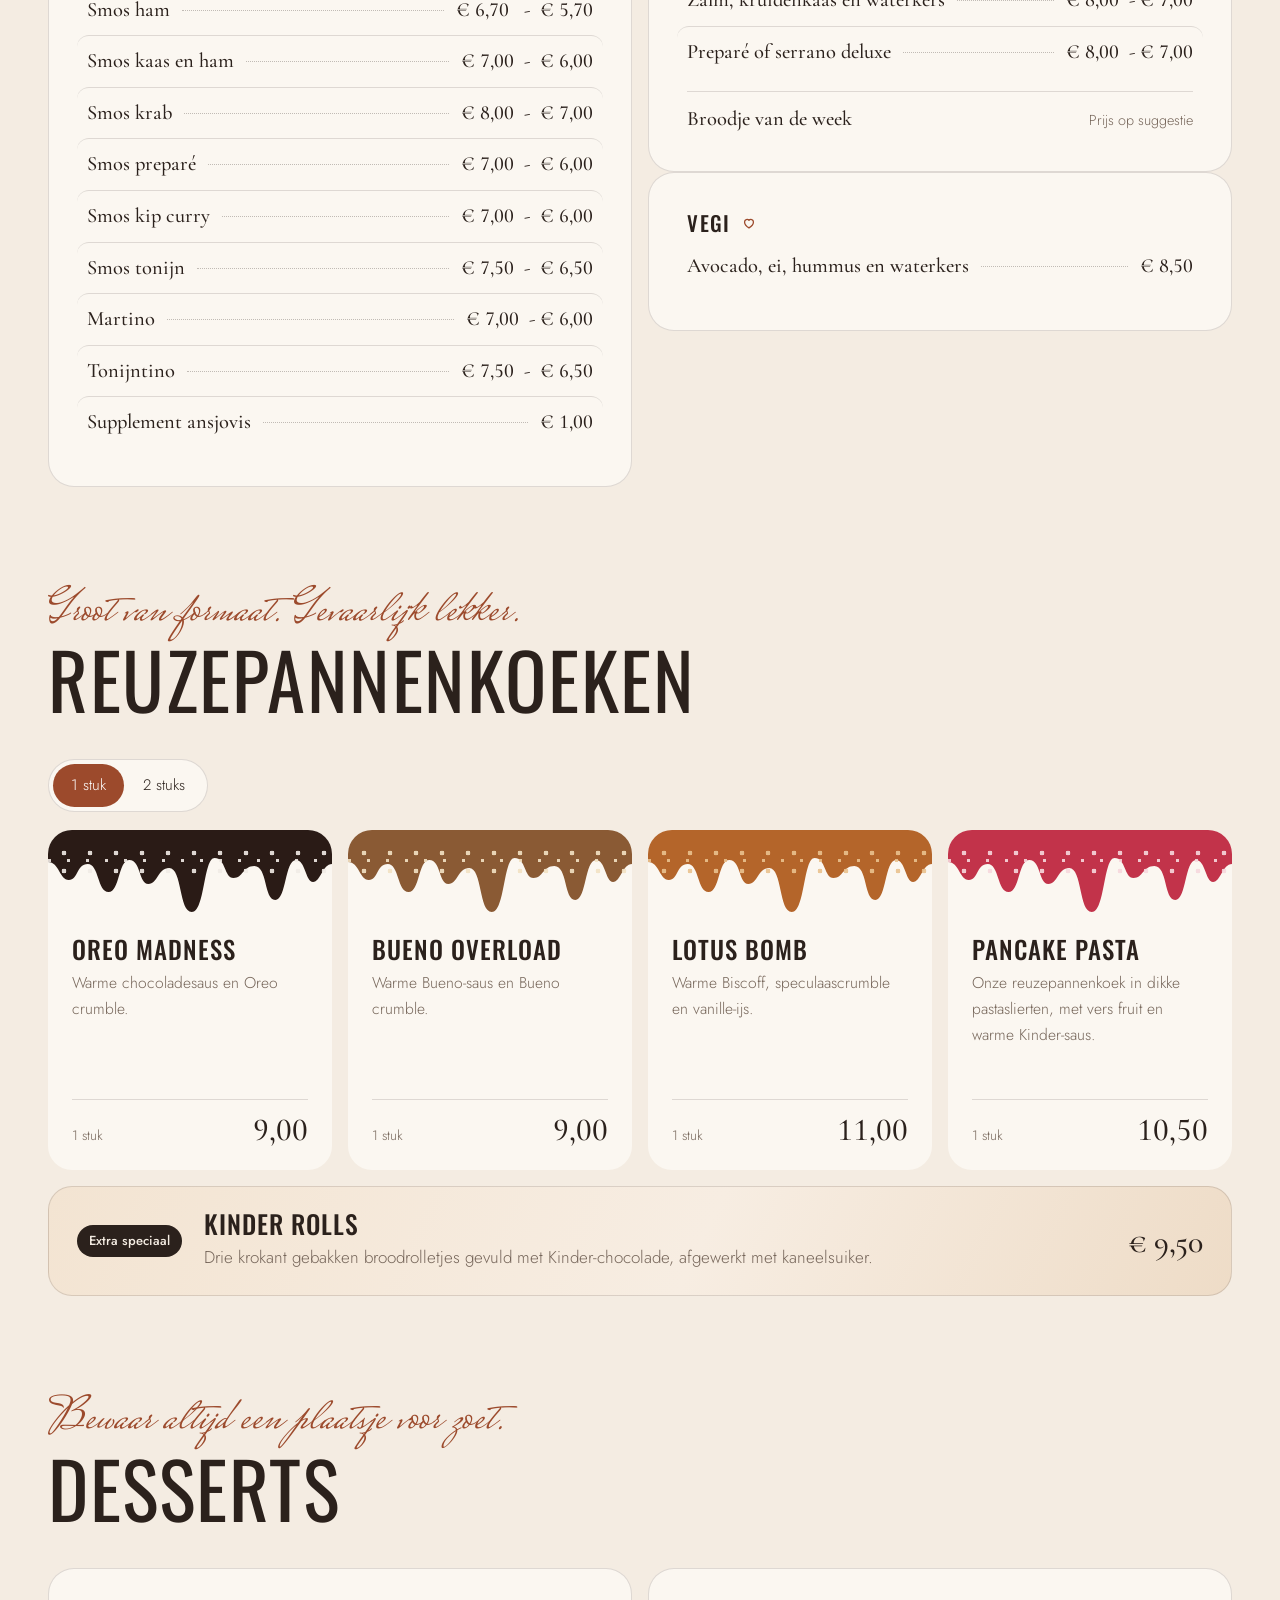
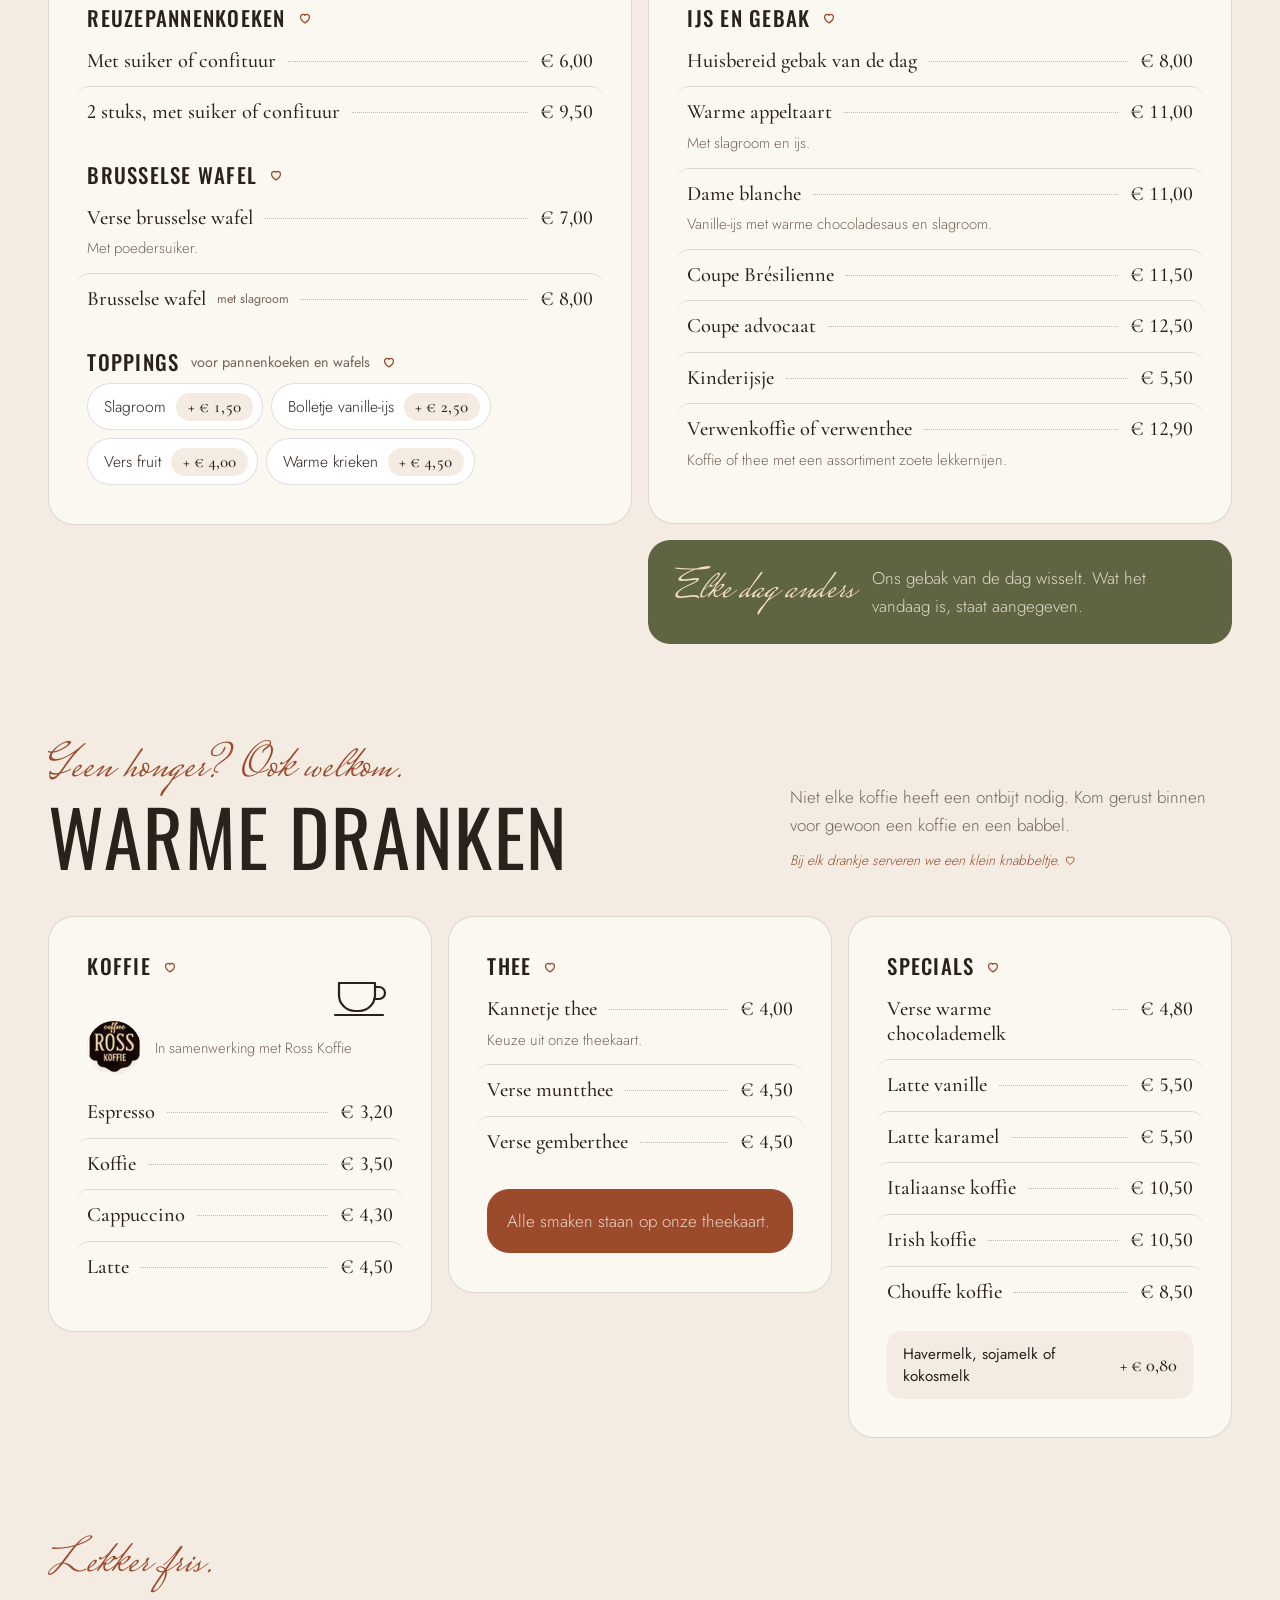
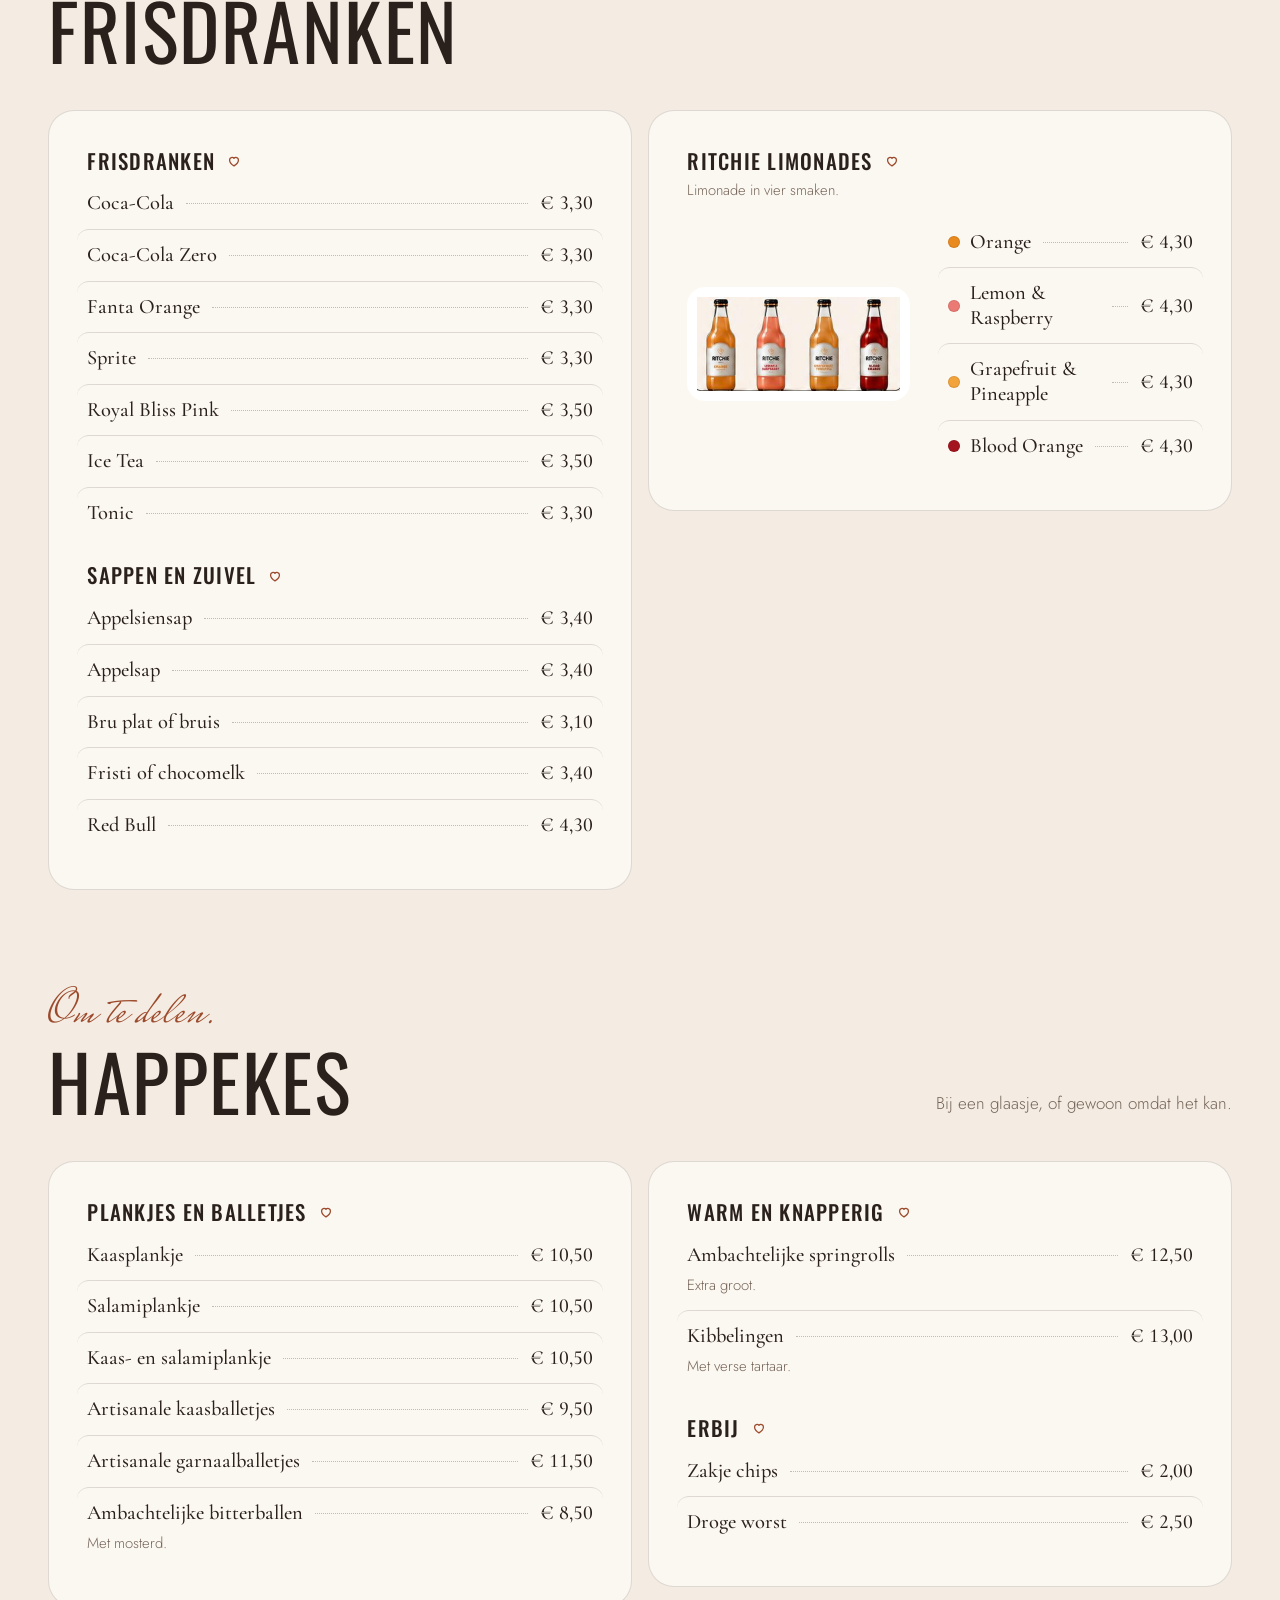
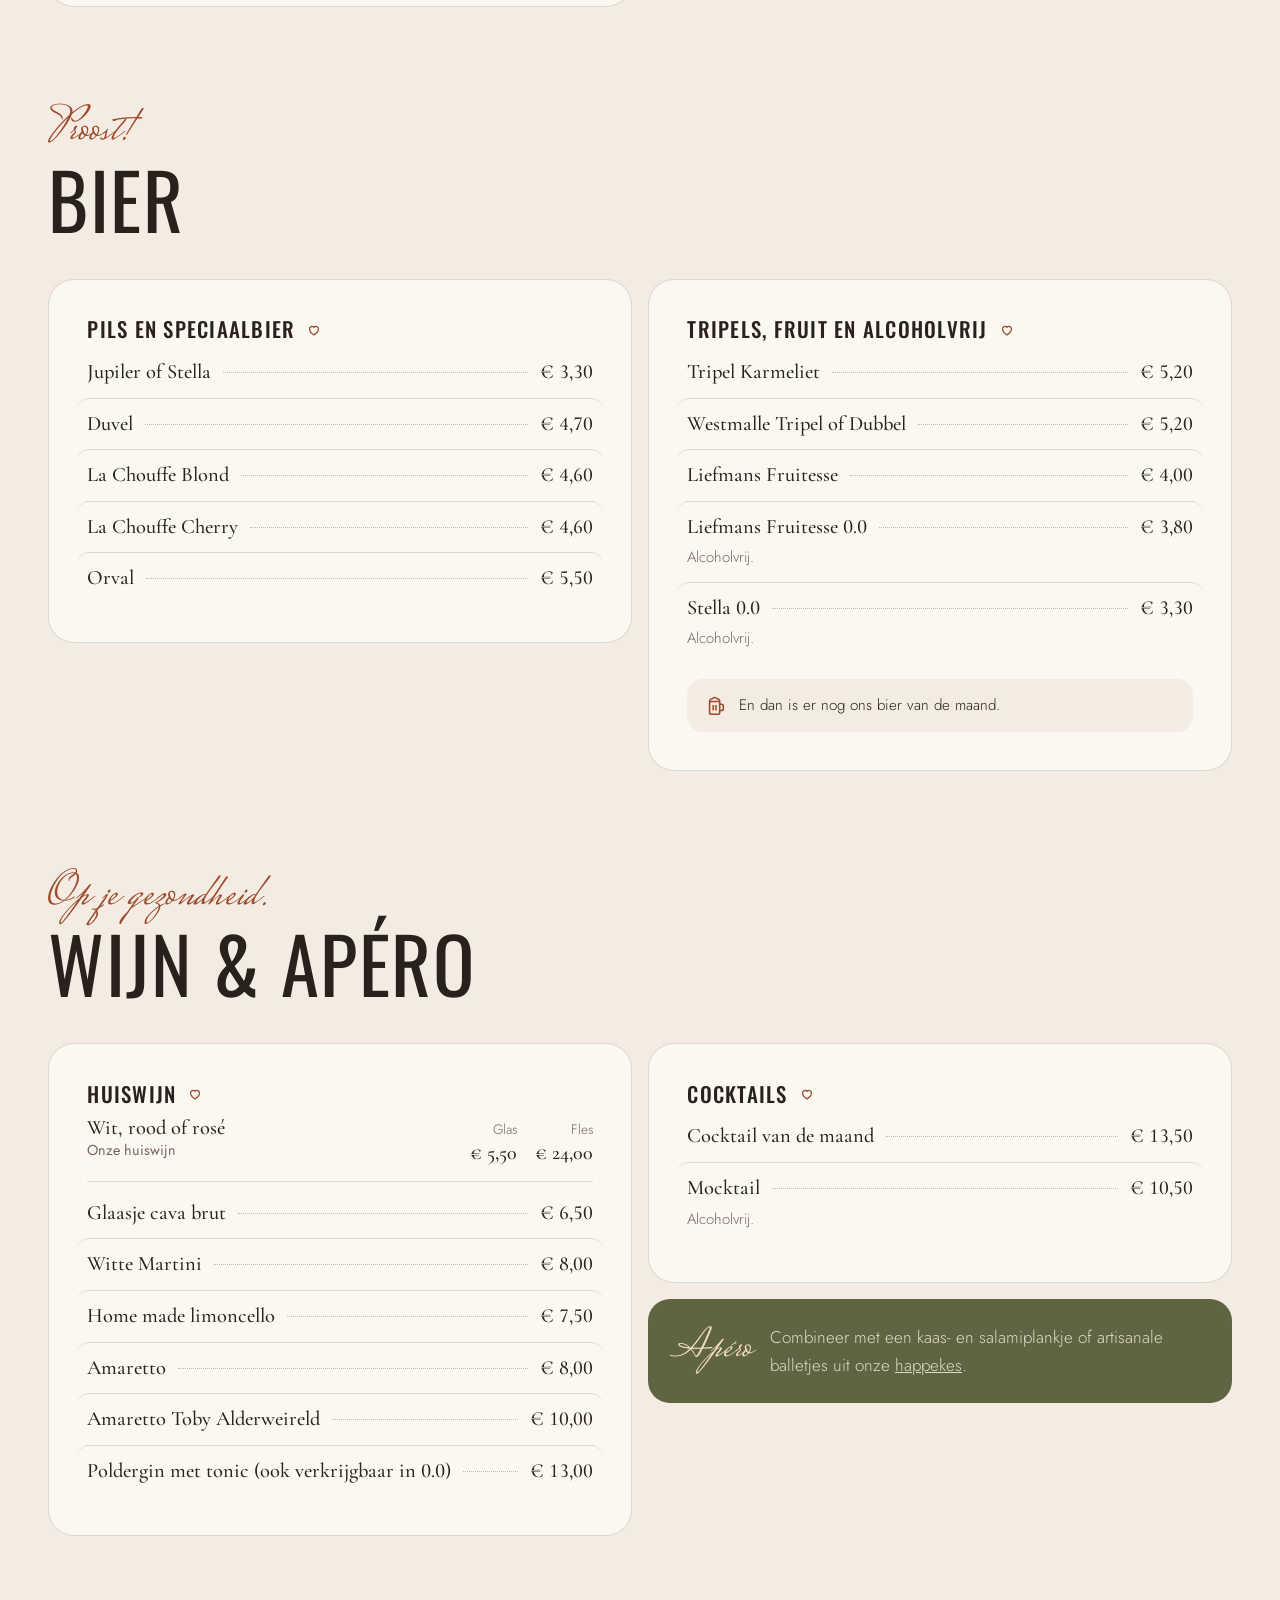
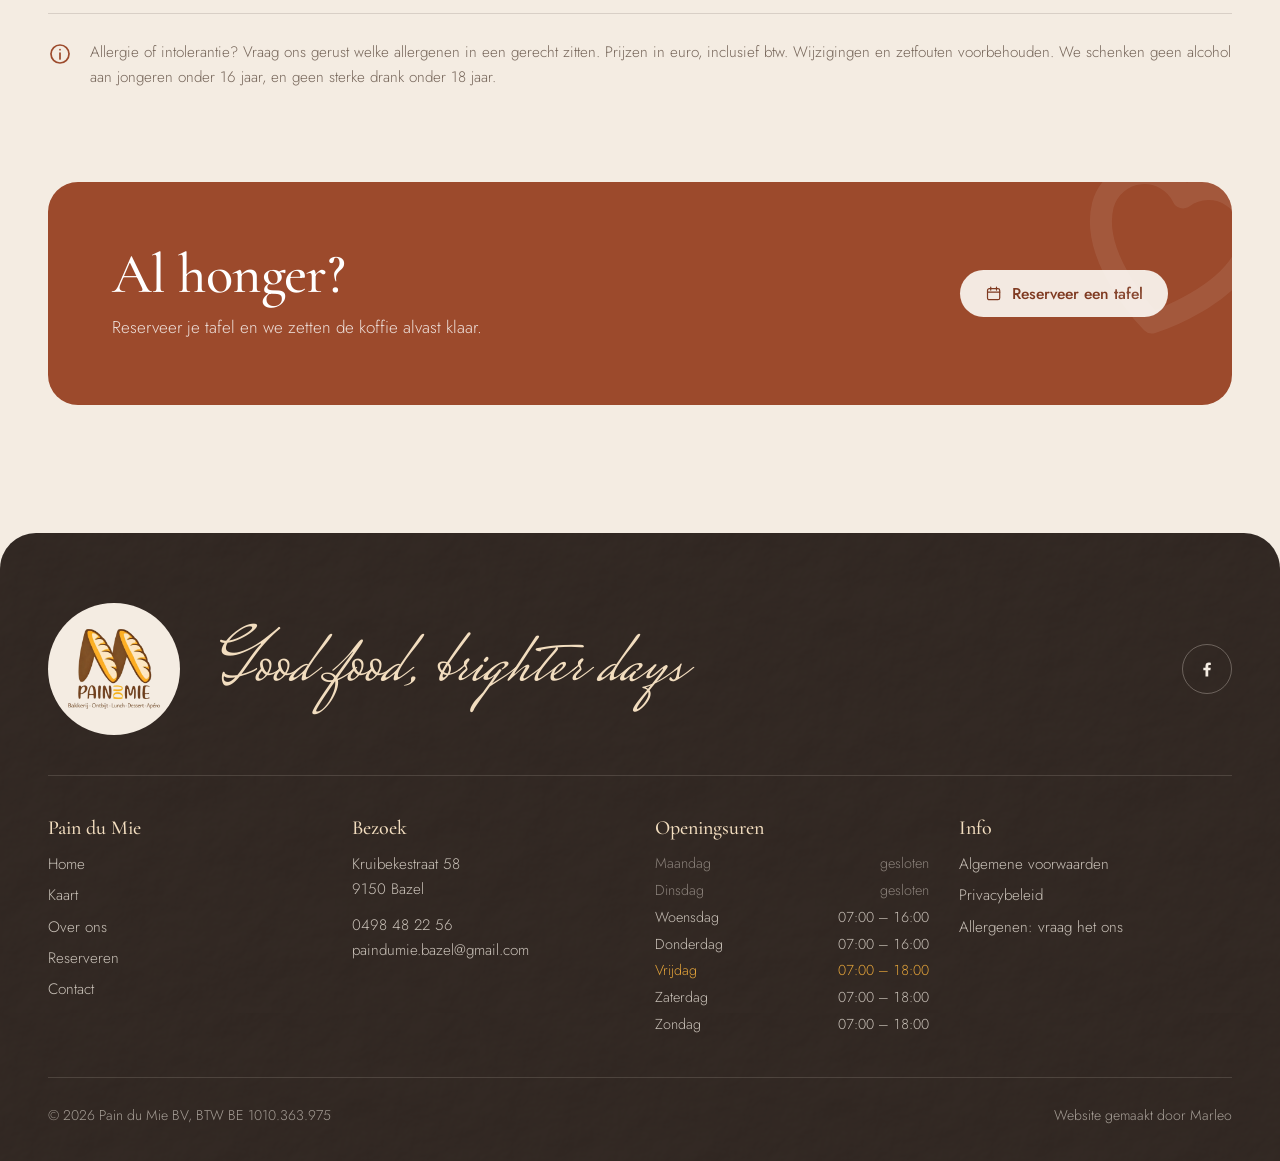
<file: kaart.html>
<!doctype html>
<html lang="nl-BE"><head>
<meta charset="utf-8">
<meta content="width=device-width, initial-scale=1, viewport-fit=cover" name="viewport">
<title>Kaart · Pain du Mie Bazel</title>
<meta content="De volledige kaart van Pain du Mie in Bazel: reuzepannenkoeken, wafels, desserts, koffie van Ross, frisdranken, happekes, bier, wijn en apéro, met prijzen." name="description">
<meta content="#231B17" name="theme-color">
<meta content="website" property="og:type">
<meta content="Pain du Mie" property="og:site_name">
<meta content="Kaart · Pain du Mie Bazel" property="og:title">
<meta content="De volledige kaart van Pain du Mie in Bazel: reuzepannenkoeken, wafels, desserts, koffie van Ross, frisdranken, happekes, bier, wijn en apéro, met prijzen." property="og:description">
<meta content="img/counter.jpg" property="og:image">
<meta content="Marleo (marleo.tech)" name="author">
<link href="img/mark.png" rel="icon">
<link as="style" href="assets/css/style.css" rel="preload">
<link href="assets/css/style.css" rel="stylesheet">
</head>
<body class="page-kaart">
<a class="skip" href="#main">Naar de inhoud</a>
<svg aria-hidden="true" height="0" style="position:absolute" width="0">
<symbol id="i-heart" viewBox="0 0 24 24"><path d="M12 20.3s-7.6-4.6-7.6-10.2A4.3 4.3 0 0 1 12 7.4a4.3 4.3 0 0 1 7.6 2.7c0 5.6-7.6 10.2-7.6 10.2z" fill="none" stroke="currentColor" stroke-linejoin="round" stroke-width="1.8"></path></symbol>
<symbol id="i-cal" viewBox="0 0 24 24"><g fill="none" stroke="currentColor" stroke-linecap="round" stroke-width="1.7"><rect height="15.5" rx="2.5" width="17" x="3.5" y="5"></rect><path d="M3.5 10h17M8 3v4M16 3v4"></path></g></symbol>
<symbol id="i-pin" viewBox="0 0 24 24"><g fill="none" stroke="currentColor" stroke-width="1.7"><path d="M12 21s-7-6.3-7-11.5a7 7 0 0 1 14 0C19 14.7 12 21 12 21z"></path><circle cx="12" cy="9.5" r="2.5"></circle></g></symbol>
<symbol id="i-phone" viewBox="0 0 24 24"><path d="M6.6 3.5h2.6l1.5 4-2 1.3a11 11 0 0 0 6.5 6.5l1.3-2 4 1.5v2.6a2 2 0 0 1-2.2 2A16.5 16.5 0 0 1 4.6 5.7a2 2 0 0 1 2-2.2z" fill="none" stroke="currentColor" stroke-linejoin="round" stroke-width="1.7"></path></symbol>
<symbol id="i-mail" viewBox="0 0 24 24"><g fill="none" stroke="currentColor" stroke-width="1.7"><rect height="13" rx="2.5" width="18" x="3" y="5.5"></rect><path d="M4 7l8 6 8-6"></path></g></symbol>
<symbol id="i-left" viewBox="0 0 24 24"><path d="M15 5l-7 7 7 7" fill="none" stroke="currentColor" stroke-linecap="round" stroke-linejoin="round" stroke-width="2"></path></symbol>
<symbol id="i-right" viewBox="0 0 24 24"><path d="M9 5l7 7-7 7" fill="none" stroke="currentColor" stroke-linecap="round" stroke-linejoin="round" stroke-width="2"></path></symbol>
<symbol id="i-minus" viewBox="0 0 24 24"><path d="M5 12h14" stroke="currentColor" stroke-linecap="round" stroke-width="2"></path></symbol>
<symbol id="i-plus" viewBox="0 0 24 24"><path d="M5 12h14M12 5v14" stroke="currentColor" stroke-linecap="round" stroke-width="2"></path></symbol>
<symbol id="i-x" viewBox="0 0 24 24"><path d="M6 6l12 12M18 6L6 18" stroke="currentColor" stroke-linecap="round" stroke-width="2.2"></path></symbol>
<symbol id="i-search" viewBox="0 0 24 24"><g fill="none" stroke="currentColor" stroke-linecap="round" stroke-width="2"><circle cx="11" cy="11" r="6.5"></circle><path d="M16 16l4.5 4.5"></path></g></symbol>
<symbol id="i-info" viewBox="0 0 24 24"><g fill="none" stroke="currentColor" stroke-linecap="round" stroke-width="1.7"><circle cx="12" cy="12" r="9"></circle><path d="M12 11v6M12 7.5v.2"></path></g></symbol>
<symbol id="i-star" viewBox="0 0 24 24"><path d="M12 3.2l2.6 5.5 6 .8-4.4 4.1 1.1 5.9L12 16.6l-5.3 2.9 1.1-5.9L3.4 9.5l6-.8z" fill="currentColor"></path></symbol>
<symbol id="i-fb" viewBox="0 0 24 24"><path d="M13.5 21v-7.5h2.6l.4-3h-3V8.6c0-.9.3-1.5 1.5-1.5h1.6V4.4a21 21 0 0 0-2.4-.1c-2.4 0-4 1.4-4 4.1v2.1H7.6v3h2.6V21z" fill="currentColor"></path></symbol>
<symbol id="i-ig" viewBox="0 0 24 24"><g fill="none" stroke="currentColor" stroke-width="1.8"><rect height="17" rx="5" width="17" x="3.5" y="3.5"></rect><circle cx="12" cy="12" r="4"></circle><circle cx="17.2" cy="6.8" fill="currentColor" r=".6"></circle></g></symbol>
<symbol id="i-g" viewBox="0 0 24 24"><path d="M20.6 12.2c0-.6-.1-1.2-.2-1.8H12v3.4h4.8a4.1 4.1 0 0 1-1.8 2.7v2.2h2.9c1.7-1.6 2.7-3.9 2.7-6.5z" fill="currentColor"></path><path d="M12 21c2.4 0 4.5-.8 5.9-2.2L15 16.5c-.8.5-1.8.9-3 .9a5.3 5.3 0 0 1-5-3.6H4v2.3A9 9 0 0 0 12 21zM7 13.8a5.4 5.4 0 0 1 0-3.5V8H4a9 9 0 0 0 0 8.1z" fill="currentColor" opacity=".75"></path><path d="M12 6.6c1.3 0 2.5.5 3.4 1.3L18 5.4A9 9 0 0 0 4 8l3 2.3a5.3 5.3 0 0 1 5-3.7z" fill="currentColor" opacity=".55"></path></symbol>
<symbol id="i-cup" viewBox="0 0 24 24"><g fill="none" stroke="currentColor" stroke-linecap="round" stroke-width="1.7"><path d="M4 9h12v5a5 5 0 0 1-5 5H9a5 5 0 0 1-5-5z"></path><path d="M16 10.5h1.5a2.5 2.5 0 0 1 0 5H16M8 3.5c0 1.5 1.5 1.5 1.5 3M12 3.5c0 1.5 1.5 1.5 1.5 3"></path></g></symbol>
<symbol id="i-sofa" viewBox="0 0 24 24"><g fill="none" stroke="currentColor" stroke-linejoin="round" stroke-width="1.7"><path d="M5 11V8a3 3 0 0 1 3-3h8a3 3 0 0 1 3 3v3"></path><path d="M3 12a2 2 0 0 1 4 0v2h10v-2a2 2 0 0 1 4 0v5H3zM6 17v2M18 17v2"></path></g></symbol>
<symbol id="i-wheat" viewBox="0 0 24 24"><g fill="none" stroke="currentColor" stroke-linecap="round" stroke-width="1.7"><path d="M12 21V9"></path><path d="M12 9c-2.5-.5-3.5-2.5-3.5-5 2.5.5 3.5 2.5 3.5 5zM12 9c2.5-.5 3.5-2.5 3.5-5-2.5.5-3.5 2.5-3.5 5zM12 14c-2.5-.5-3.5-2.5-3.5-5 2.5.5 3.5 2.5 3.5 5zM12 14c2.5-.5 3.5-2.5 3.5-5-2.5.5-3.5 2.5-3.5 5z"></path></g></symbol>
<symbol id="i-kid" viewBox="0 0 24 24"><g fill="none" stroke="currentColor" stroke-linecap="round" stroke-width="1.7"><circle cx="12" cy="7" r="3"></circle><path d="M6 20c0-3.3 2.7-6 6-6s6 2.7 6 6"></path></g></symbol>
<symbol id="i-beer" viewBox="0 0 24 24"><g fill="none" stroke="currentColor" stroke-linejoin="round" stroke-width="1.7"><path d="M5 7h11v12a2 2 0 0 1-2 2H7a2 2 0 0 1-2-2z"></path><path d="M16 10h2a2 2 0 0 1 2 2v3a2 2 0 0 1-2 2h-2M5 7a3 3 0 0 1 3-3 3 3 0 0 1 5 0 3 3 0 0 1 3 3M9 11v6M12 11v6"></path></g></symbol>
</svg>
<header class="hdr" id="hdr">
<div class="wrap">
<a aria-label="Pain du Mie, naar de homepagina" class="brand" href="index.html"><img alt="Pain du Mie" height="341" src="img/logo-head.webp" width="360"></a>
<nav aria-label="Hoofdmenu" class="nav">
<a href="index.html">Home</a>
<a aria-current="page" href="kaart.html">Kaart</a>
<a href="over-ons.html">Over ons</a>
<a href="reserveren.html">Reserveren</a>
<a href="contact.html">Contact</a>
</nav>
<div class="hdr-cta">
<a class="btn btn-brick" href="reserveren.html"><svg aria-hidden="true"><use href="#i-cal"></use></svg>Reserveer een tafel</a>
<button aria-controls="drawer" aria-expanded="false" aria-label="Menu openen" class="burger" id="burger"><span></span><span></span></button>
</div>
</div>
</header>
<div aria-hidden="true" class="drawer wall" id="drawer">
<nav aria-label="Mobiel menu">
<a href="index.html">Home</a>
<a aria-current="page" href="kaart.html">Kaart</a>
<a href="over-ons.html">Over ons</a>
<a href="reserveren.html">Reserveren</a>
<a href="contact.html">Contact</a>
</nav>
<div class="d-meta"><span>Kruibekestraat 58, Bazel</span><a href="tel:+32498482256">0498 48 22 56</a></div>
</div>
<main id="main">
<section class="k-hero">
<div class="wrap k-hero-grid">
<div class="anim-in">
<p class="crumb" data-e="t1"><a href="index.html">Home</a> / Kaart</p>
<h1 data-e="t2">Onze kaart</h1>
<span class="script" data-e="t3">Good food, good mood.</span>
<p class="lede" data-e="t4">Van je dagelijks brood tot een reuzepannenkoek die je best met twee deelt.&nbsp; &nbsp; &nbsp; Alle prijzen in euro, inclusief btw.</p>
</div>
<div aria-hidden="true" class="k-plates">
<div class="plate draw"><svg aria-hidden="true" viewBox="0 0 120 120">
<ellipse cx="60" cy="92" fill="#8E5321" rx="48" ry="16"></ellipse>
<ellipse cx="60" cy="86" fill="#C98B45" rx="48" ry="16"></ellipse>
<ellipse cx="60" cy="70" fill="#8E5321" rx="44" ry="15"></ellipse>
<ellipse cx="60" cy="65" fill="#D9954A" rx="44" ry="15"></ellipse>
<ellipse cx="60" cy="50" fill="#8E5321" rx="40" ry="14"></ellipse>
<ellipse cx="60" cy="45" fill="#E7B267" rx="40" ry="14"></ellipse>
<path d="M24 43c10 8 22 11 36 11s26-3 36-11c2 7-1 12-6 13-3 7-10 4-14 8-5 4-13 1-18 4-6 3-12-2-17-5-5-3-12 0-14-6-5-2-6-8-3-14z" fill="#8B4A16"></path>
<rect fill="#F4D380" height="11" rx="2" transform="rotate(-8 61 33)" width="18" x="52" y="28"></rect>
</svg></div>
<div class="plate draw"><svg aria-hidden="true" viewBox="0 0 120 120">
<path d="M16 96 60 20l44 76z" fill="#C98B45"></path>
<path d="M27 77h66l6 10H21z" fill="#FBF3E4"></path>
<path d="M35 60h50l5 9H30z" fill="#9C4A2C"></path>
<path d="M44 43h32l5 9H39z" fill="#FBF3E4"></path>
<path d="M16 96h88l-6 11H22z" fill="#8E5321"></path>
<circle cx="60" cy="20" fill="#C2334A" r="9"></circle>
<path d="M60 11c1-5 5-7 9-7" fill="none" stroke="#5F6443" stroke-linecap="round" stroke-width="3"></path>
</svg></div>
<div class="plate draw"><svg aria-hidden="true" viewBox="0 0 120 120">
<path d="M40 26c8-6-6-13 2-21M62 26c8-7-6-14 2-22" fill="none" opacity=".8" stroke="#B8712F" stroke-linecap="round" stroke-width="5"></path>
<path d="M86 52h7a14 14 0 0 1 0 28h-7" fill="none" stroke="#8E5321" stroke-linecap="round" stroke-width="8"></path>
<path d="M20 44h66v30a26 26 0 0 1-26 26H46a26 26 0 0 1-26-26z" fill="#FBF3E4" stroke="#8E5321" stroke-linejoin="round" stroke-width="4.5"></path>
<ellipse cx="53" cy="47" fill="#8B4A16" rx="28" ry="7.5"></ellipse>
<path d="M16 106h74" stroke="#8E5321" stroke-linecap="round" stroke-width="8"></path>
</svg></div>
<div class="stick"><span><b>Reuzegroot</b> <i>en onweerstaanbaar</i></span></div>
</div>
</div>
</section>
<div class="k-bar">
<div class="wrap">
<nav aria-label="Categorieën" class="k-cats"><a href="#ontbijt">Ontbijt</a><a href="#lunch">Lunch</a><a href="#broodjes">Belegde broodjes</a><a href="#specials">Specials</a><a href="#desserts">Desserts</a><a href="#warm">Warme dranken</a><a href="#fris">Frisdranken</a><a href="#happekes">Happekes</a><a href="#bier">Bier</a><a href="#wijn">Wijn &amp; apéro</a></nav>
<div class="k-search">
<svg aria-hidden="true"><use href="#i-search"></use></svg>
<label class="sr" for="kSearch">Zoek op de kaart</label>
<input autocomplete="off" id="kSearch" placeholder="Zoek, bv. latte of wafel" type="search">
<button aria-label="Zoekopdracht wissen" type="button"><svg><use href="#i-x"></use></svg></button>
</div>
</div>
</div>
<section aria-labelledby="h-ontbijt" class="k-sec" id="ontbijt"><div class="wrap"><div class="k-title"><h2 id="h-ontbijt"><span class="script" data-e="t5">Een goeie dag begint met een stevig ontbijt</span>Ontbijt</h2></div>
<div class="boards">
<div>
<div class="board"><div class="group"><h3 data-e="t6">Ontbijtjes TOT 11U&nbsp;</h3><ul class="items"><li class="item" data-s="Standaard ontbijt Verzorgd ontbijt met koffie of thee en fruitsap. Inclusief een broodassortiment met mini boterkoekjes, fijne vleeswaren en kaas, verse fruitsalade en zoete lekkernijen zoals home made confituur, Nutella, honing en boter. "><span class="n" data-e="t7">Standaard ontbijt</span><span aria-hidden="true" class="l"></span><span class="p" data-e="t8">€ 20,50</span><span class="d" data-e="t9">Verzorgd ontbijt met koffie of thee en fruitsap. Inclusief een broodassortiment met mini boterkoekjes, fijne vleeswaren en kaas, verse fruitsalade en zoete lekkernijen zoals confituur, choco, honing en boter.</span></li><li class="item" data-s="Supplement zalm  "><span class="n" data-e="t10">Supplement zalm</span><span aria-hidden="true" class="l"></span><span class="p" data-e="t11">€ 3,00</span></li><li class="item" data-s="Supplement spek  "><span class="n" data-e="t12">Supplement spek</span><span aria-hidden="true" class="l"></span><span class="p" data-e="t13">€ 2,50</span></li><li class="item" data-s="Luxe ontbijt Uitgebreid ontbijt met koffie of thee, fruitsap en een glaasje bubbels. Inclusief een broodassortiment met mini boterkoekjes, fijne vleeswaren en kaas, een eitje, skyr met passievrucht en granola, verse fruitsalade en zoete lekkernijen zoals home made confituur, Nutella, honing en boter. "><span class="n" data-e="t14">Luxe ontbijt</span><span aria-hidden="true" class="l"></span><span class="p" data-e="t15">€ 28,50</span><span class="d" data-e="t16">Uitgebreid ontbijt met koffie of thee, fruitsap en een glaasje bubbels. Inclusief een broodassortiment met mini boterkoekjes, fijne vleeswaren en kaas, een eitje, skyr met passievrucht en granola, verse fruitsalade en zoete lekkernijen confituur, choco, honing en boter.</span></li><li class="item" data-s="Kinderontbijt Sandwich, mini koffiekoekje, kaas of ham, choco, Fristi of chocomelk en een mini donut. "><span class="n" data-e="t17">Kinderontbijt</span><span aria-hidden="true" class="l"></span><span class="p" data-e="t18">€ 11,50</span><span class="d" data-e="t19">Sandwich, mini koffiekoekje, kaas of ham, choco, Fristi of chocomelk en een mini donut.</span></li><li class="item" data-s="Wentelteefje met vers fruit &amp; skyr Wentelteefjes met skyr, vers fruit en honing. "><span class="n" data-e="t20">Wentelteefje met vers fruit &amp; skyr</span><span aria-hidden="true" class="l"></span><span class="p" data-e="t21">€ 16,50</span><span class="d" data-e="t22">Wentelteefjes met skyr, vers fruit en honing.</span></li><li class="item" data-s="Kinderwentelteefje met suiker Wentelteefje met suiker. "><span class="n" data-e="t23">Kinderwentelteefje met suiker</span><span aria-hidden="true" class="l"></span><span class="p" data-e="t24">€ 8,90</span><span class="d" data-e="t25">Wentelteefjes met suiker.</span></li></ul></div></div>
</div>
<div>
<div class="board"><div class="group"><h3 data-e="t26">Kleine honger</h3><ul class="items"><li class="item" data-s="Koffiekoek  "><span class="n" data-e="t27">Koffiekoek</span><span aria-hidden="true" class="l"></span><span class="p" data-e="t28">€ 2,00</span></li><li class="item" data-s="Croissant  "><span class="n" data-e="t29">Croissant</span><span aria-hidden="true" class="l"></span><span class="p" data-e="t30">€ 2,20</span></li><li class="item" data-s="Cremekoek  "><span class="n" data-e="t31">Cremekoek</span><span aria-hidden="true" class="l"></span><span class="p" data-e="t32">€ 2,50</span></li><li class="item" data-s="Pistolet met charcuterie  "><span class="n" data-e="t33">Pistolet met charcuterie</span><span aria-hidden="true" class="l"></span><span class="p" data-e="t34">€ 2,50</span></li></ul></div></div>
<div class="board"><div class="group"><h3 data-e="t35">Drankje bij het ontbijt</h3><ul class="items"><li class="item" data-s="Cava  "><span class="n" data-e="t36">Cava</span><span aria-hidden="true" class="l"></span><span class="p" data-e="t37">€ 6,50</span></li><li class="item" data-s="Mimosa  "><span class="n" data-e="t38">Mimosa</span><span aria-hidden="true" class="l"></span><span class="p" data-e="t39">€ 7,00</span></li></ul></div></div>
<div class="note-card"><span class="script" data-e="t40">Haast?</span><p data-e="t41">Die laten we aan de deur. Neem gerust de tijd.</p></div>
</div>
</div></div></section>
<section aria-labelledby="h-lunch" class="k-sec" id="lunch"><div class="wrap"><div class="k-title"><h2 id="h-lunch"><span class="script" data-e="t42">Goesting in iets lekkers?</span>Lunch</h2></div>
<div class="boards">
<div class="board"><div class="group"><h3 data-e="t43">Lunches VANAF 11U&nbsp;</h3><p class="sub" data-e="t44">Kijk zeker eens naar ons lunchgerecht van de week!</p><ul class="items"><li class="item" data-s="Croque Pain du Mie Met slaatje. "><span class="n" data-e="t45">Croque Pain du Mie</span><span aria-hidden="true" class="l"></span><span class="p" data-e="t46">€ 14,00</span><span class="d" data-e="t47">Met slaatje.</span></li><li class="item" data-s="Croque madame Met slaatje. "><span class="n" data-e="t48">Croque madame</span><span aria-hidden="true" class="l"></span><span class="p" data-e="t49">€ 16,00</span><span class="d" data-e="t50">Met slaatje.</span></li><li class="item" data-s="Croque bolognaise Met slaatje. "><span class="n" data-e="t51">Croque bolognaise</span><span aria-hidden="true" class="l"></span><span class="p" data-e="t52">€ 17,00</span><span class="d" data-e="t53">Met slaatje.</span></li><li class="item" data-s="Croque uit het vuistje  "><span class="n" data-e="t54">Croque uit het vuistje</span><span aria-hidden="true" class="l"></span><span class="p" data-e="t55">€ 8,50</span></li><li class="item" data-s="Verse dagsoep Met brood. "><span class="n" data-e="t56">Verse dagsoep</span><span aria-hidden="true" class="l"></span><span class="p" data-e="t57">€ 8,50</span><span class="d" data-e="t58">Met brood.</span></li><li class="item" data-s="Boerenomelet Met brood. "><span class="n" data-e="t59">Boerenomelet</span><span aria-hidden="true" class="l"></span><span class="p" data-e="t60">€ 14,90</span><span class="d" data-e="t61">Met brood.</span></li><li class="item" data-s="Pain du Mie burger Verse burger, echte cheddar, rode ui, spek, burgersaus, krulsla en tomaat. Met slaatje. "><span class="n" data-e="t62">OMELET SPEK&nbsp;</span><span aria-hidden="true" class="l"></span><span class="p" data-e="t63">12,50</span><span class="d" data-e="t64">MET BROOD&nbsp;</span></li><li class="item" data-s="Spaghetti bolognaise  "><span class="n" data-e="t65">Spaghetti bolognaise</span><span aria-hidden="true" class="l"></span><span class="p" data-e="t66">€ 19,00</span></li></ul></div></div>
<div>
<div class="combo" data-s="combodeal croque smos kaas ham tas soep">
<div><span class="badge" data-e="t67">Combodeal</span><h3 class="n" data-e="t68">Croque of smos kaas/ham + tas soep</h3></div>
<span class="p" data-e="t69">€ 14,50</span>
</div>
<div class="board"><div class="group"><h3 data-e="t70">Artisanale kroketten</h3><ul class="items"><li class="item" data-s="Kaaskroketten (2) Met brood en salade. "><span class="n" data-e="t71">Kaaskroketten (2)</span><span aria-hidden="true" class="l"></span><span class="p" data-e="t72">€ 17,50</span><span class="d" data-e="t73">Met brood en salade.</span></li><li class="item" data-s="Garnaalkroketten (2) Met brood en salade. "><span class="n" data-e="t74">Garnaalkroketten (2)</span><span aria-hidden="true" class="l"></span><span class="p" data-e="t75">€ 20,50</span><span class="d" data-e="t76">Met brood en salade.</span></li><li class="item" data-s="Kaas- en garnaalkroketten (2) Met brood en salade. "><span class="n" data-e="t77">Kaas- en garnaalkroketten (2)</span><span aria-hidden="true" class="l"></span><span class="p" data-e="t78">€ 18,50</span><span class="d" data-e="t79">Met brood en salade.</span></li></ul></div></div>
<div class="note-card brick"><span class="script" data-e="t80">Goesting?</span><p data-e="t81">Geen ingewikkelde toestanden. Gewoon eten waar je blij van wordt.</p></div>
</div>
</div></div></section>
<section aria-labelledby="h-broodjes" class="k-sec" id="broodjes"><div class="wrap"><div class="k-title"><h2 id="h-broodjes"><span class="script" data-e="t82">Vers belegd. Goed gevuld.</span>Belegde broodjes</h2><p data-e="t83">En vooral: gemaakt om goesting van te krijgen. Onze belegde broodjes maken we vers voor je klaar elke dag. Ga voor een goeie klassieker, een smos of één van onze speciallekes. Kiezen wordt waarschijnlijk het moeilijkste deel.</p></div>
<div class="boards">
<div class="board"><div class="group"><h3 data-e="t84">Klassiekers en smos</h3><p class="sub" data-e="t85">DAGELIJKS VERS MET LIEFDE GEMAAKT&nbsp; &nbsp; &nbsp; &nbsp; &nbsp; &nbsp; &nbsp; &nbsp; &nbsp; TER PLAATSE&nbsp; -&nbsp; &nbsp;MEENEEM</p><ul class="items"><li class="item" data-s="Smos kaas  "><span class="n" data-e="t86">Smos kaas</span><span aria-hidden="true" class="l"></span><span class="p" data-e="t87">€ 6,50&nbsp; - € 5,50&nbsp;</span></li><li class="item" data-s="Smos ham  "><span class="n" data-e="t88">Smos ham</span><span aria-hidden="true" class="l"></span><span class="p" data-e="t89">€ 6,70&nbsp; &nbsp;-&nbsp; € 5,70</span></li><li class="item" data-s="Smos kaas en ham  "><span class="n" data-e="t90">Smos kaas en ham</span><span aria-hidden="true" class="l"></span><span class="p" data-e="t91">€ 7,00&nbsp; -&nbsp; € 6,00</span></li><li class="item" data-s="Smos krab  "><span class="n" data-e="t92">Smos krab</span><span aria-hidden="true" class="l"></span><span class="p" data-e="t93">€ 8,00&nbsp; -&nbsp; € 7,00</span></li><li class="item" data-s="Smos preparé  "><span class="n" data-e="t94">Smos preparé</span><span aria-hidden="true" class="l"></span><span class="p" data-e="t95">€ 7,00&nbsp; -&nbsp; € 6,00</span></li><li class="item" data-s="Smos kip curry  "><span class="n" data-e="t96">Smos kip curry</span><span aria-hidden="true" class="l"></span><span class="p" data-e="t97">€ 7,00&nbsp; -&nbsp; € 6,00</span></li><li class="item" data-s="Smos tonijn  "><span class="n" data-e="t98">Smos tonijn</span><span aria-hidden="true" class="l"></span><span class="p" data-e="t99">€ 7,50&nbsp; -&nbsp; € 6,50</span></li><li class="item" data-s="Martino  "><span class="n" data-e="t100">Martino</span><span aria-hidden="true" class="l"></span><span class="p" data-e="t101">€ 7,00&nbsp; - € 6,00</span></li><li class="item" data-s="Tonijntino  "><span class="n" data-e="t102">Tonijntino</span><span aria-hidden="true" class="l"></span><span class="p" data-e="t103">€ 7,50&nbsp; -&nbsp; € 6,50</span></li><li class="item" data-s="Supplement ansjovis  "><span class="n" data-e="t104">Supplement ansjovis</span><span aria-hidden="true" class="l"></span><span class="p" data-e="t105">€ 1,00</span></li></ul></div></div>
<div>
<div class="board"><div class="group"><h3 data-e="t106">Specialekes</h3><ul class="items"><li class="item" data-s="Brie, honing, noten en rucola  "><span class="n" data-e="t107">Brie, honing, noten en rucola&nbsp; &nbsp; &nbsp; &nbsp; &nbsp; &nbsp; &nbsp; &nbsp; &nbsp; &nbsp; &nbsp; &nbsp; Bicky boulet&nbsp; - Broodje Mexicano</span><span aria-hidden="true" class="l"></span><span class="p" data-e="t108">€ 8,00&nbsp; - € 7,00</span></li><li class="item" data-s="Zalm, kruidenkaas en waterkers  "><span class="n" data-e="t109">Zalm, kruidenkaas en waterkers</span><span aria-hidden="true" class="l"></span><span class="p" data-e="t110">€ 8,00&nbsp; - € 7,00</span></li><li class="item" data-s="Preparé of serrano deluxe  "><span class="n" data-e="t111">Preparé of serrano deluxe</span><span aria-hidden="true" class="l"></span><span class="p" data-e="t112">€ 8,00&nbsp; - € 7,00</span></li></ul></div><div class="week" data-s="broodje van de week"><span class="n" data-e="t113">Broodje van de week</span><span class="p2" data-e="t114">Prijs op suggestie</span></div></div>
<div class="board"><div class="group"><h3 data-e="t115">Vegi</h3><ul class="items"><li class="item" data-s="Avocado, ei, hummus en waterkers  "><span class="n" data-e="t116">Avocado, ei, hummus en waterkers</span><span aria-hidden="true" class="l"></span><span class="p" data-e="t117">€ 8,50</span></li></ul></div></div>
</div>
</div></div></section>
<section aria-labelledby="h-specials" class="k-sec" id="specials"><div class="wrap"><div class="k-title"><h2 id="h-specials"><span class="script" data-e="t118">Groot van formaat. Gevaarlijk lekker.</span>Reuzepannenkoeken</h2></div>
<div class="k-specials-top light">
<div aria-label="Aantal pannenkoeken" class="qty" data-qty="kSpecials" role="group">
<span aria-hidden="true" class="pill"></span>
<button aria-pressed="true" data-v="1" type="button">1 stuk</button>
<button aria-pressed="false" data-v="2" type="button">2 stuks</button>
</div>
</div>
<div class="specials" id="kSpecials">
<article class="special oreo" data-s="Oreo Madness reuzepannenkoek pannenkoek Warme chocoladesaus en Oreo crumble."><svg aria-hidden="true" class="drip" preserveAspectRatio="none" viewBox="0 0 300 92"><path d="M0 0H300V34C290 34 288 52 280 52C272 52 272 30 262 30C250 30 252 70 240 70C228 70 232 36 218 36C206 36 206 48 196 48C186 48 188 28 176 28C164 28 166 82 152 82C138 82 142 38 128 38C116 38 116 54 106 54C96 54 98 30 86 30C74 30 76 62 64 62C52 62 54 34 42 34C30 34 32 50 22 50C12 50 12 32 0 32Z" fill="currentColor"></path></svg><span aria-hidden="true" class="crumbs"></span>
<h3 class="n" data-e="t119">Oreo Madness</h3><p data-e="t120">Warme chocoladesaus en Oreo crumble.</p>
<div class="price"><small data-e="t121">1 stuk</small><b data-e="t122" data-p1="9,00" data-p2="12,50">9,00</b></div>
</article>
<article class="special bueno" data-s="Bueno Overload reuzepannenkoek pannenkoek Warme Bueno-saus en Bueno crumble."><svg aria-hidden="true" class="drip" preserveAspectRatio="none" viewBox="0 0 300 92"><path d="M0 0H300V34C290 34 288 52 280 52C272 52 272 30 262 30C250 30 252 70 240 70C228 70 232 36 218 36C206 36 206 48 196 48C186 48 188 28 176 28C164 28 166 82 152 82C138 82 142 38 128 38C116 38 116 54 106 54C96 54 98 30 86 30C74 30 76 62 64 62C52 62 54 34 42 34C30 34 32 50 22 50C12 50 12 32 0 32Z" fill="currentColor"></path></svg><span aria-hidden="true" class="crumbs"></span>
<h3 class="n" data-e="t123">Bueno Overload</h3><p data-e="t124">Warme Bueno-saus en Bueno crumble.</p>
<div class="price"><small data-e="t125">1 stuk</small><b data-e="t126" data-p1="9,00" data-p2="12,50">9,00</b></div>
</article>
<article class="special lotus" data-s="Lotus Bomb reuzepannenkoek pannenkoek Warme Biscoff, speculaascrumble en vanille-ijs."><svg aria-hidden="true" class="drip" preserveAspectRatio="none" viewBox="0 0 300 92"><path d="M0 0H300V34C290 34 288 52 280 52C272 52 272 30 262 30C250 30 252 70 240 70C228 70 232 36 218 36C206 36 206 48 196 48C186 48 188 28 176 28C164 28 166 82 152 82C138 82 142 38 128 38C116 38 116 54 106 54C96 54 98 30 86 30C74 30 76 62 64 62C52 62 54 34 42 34C30 34 32 50 22 50C12 50 12 32 0 32Z" fill="currentColor"></path></svg><span aria-hidden="true" class="crumbs"></span>
<h3 class="n" data-e="t127">Lotus Bomb</h3><p data-e="t128">Warme Biscoff, speculaascrumble en vanille-ijs.</p>
<div class="price"><small data-e="t129">1 stuk</small><b data-e="t130" data-p1="11,00" data-p2="14,50">11,00</b></div>
</article>
<article class="special pasta" data-s="Pancake Pasta reuzepannenkoek pannenkoek Onze reuzepannenkoek in dikke pastaslierten, met vers fruit en warme Kinder-saus."><svg aria-hidden="true" class="drip" preserveAspectRatio="none" viewBox="0 0 300 92"><path d="M0 0H300V34C290 34 288 52 280 52C272 52 272 30 262 30C250 30 252 70 240 70C228 70 232 36 218 36C206 36 206 48 196 48C186 48 188 28 176 28C164 28 166 82 152 82C138 82 142 38 128 38C116 38 116 54 106 54C96 54 98 30 86 30C74 30 76 62 64 62C52 62 54 34 42 34C30 34 32 50 22 50C12 50 12 32 0 32Z" fill="currentColor"></path></svg><span aria-hidden="true" class="crumbs"></span>
<h3 class="n" data-e="t131">Pancake Pasta</h3><p data-e="t132">Onze reuzepannenkoek in dikke pastaslierten, met vers fruit en warme Kinder-saus.</p>
<div class="price"><small data-e="t133">1 stuk</small><b data-e="t134" data-p1="10,50">10,50</b></div>
</article>
</div>
<div class="kinder" data-s="kinder rolls broodrolletjes kinder chocolade kaneelsuiker extra speciaal">
<span class="badge" data-e="t135">Extra speciaal</span>
<div><h3 class="n" data-e="t136">Kinder Rolls</h3><p data-e="t137">Drie krokant gebakken broodrolletjes gevuld met Kinder-chocolade, afgewerkt met kaneelsuiker.</p></div>
<span class="p" data-e="t138">€ 9,50</span>
</div></div></section>
<section aria-labelledby="h-desserts" class="k-sec" id="desserts"><div class="wrap"><div class="k-title"><h2 id="h-desserts"><span class="script" data-e="t139">Bewaar altijd een plaatsje voor zoet.</span>Desserts</h2></div>
<div class="boards">
<div class="board"><div class="group"><h3 data-e="t140">Reuzepannenkoeken</h3><ul class="items"><li class="item" data-s="Met suiker of confituur  "><span class="n" data-e="t141">Met suiker of confituur</span><span aria-hidden="true" class="l"></span><span class="p" data-e="t142">€ 6,00</span></li><li class="item" data-s="2 stuks, met suiker of confituur  "><span class="n" data-e="t143">2 stuks, met suiker of confituur</span><span aria-hidden="true" class="l"></span><span class="p" data-e="t144">€ 9,50</span></li></ul></div><div style="height:26px"></div><div class="group"><h3 data-e="t145">Brusselse wafel</h3><ul class="items"><li class="item" data-s="Brusselse wafel Met poedersuiker. "><span class="n" data-e="t146">Verse brusselse wafel</span><span aria-hidden="true" class="l"></span><span class="p" data-e="t147">€ 7,00</span><span class="d" data-e="t148">Met poedersuiker.</span></li><li class="item" data-s="Brusselse wafel met slagroom  "><span class="n">Brusselse wafel <em data-e="t149">met slagroom</em></span><span aria-hidden="true" class="l"></span><span class="p" data-e="t150">€ 8,00</span></li></ul></div><div style="height:26px"></div><div class="chip-row group"><h3>Toppings <small data-e="t151">voor pannenkoeken en wafels</small></h3><div class="chips-row"><span class="topping" data-s="topping Slagroom"><span class="n" data-e="t152">Slagroom</span><b data-e="t153">+ € 1,50</b></span><span class="topping" data-s="topping Bolletje vanille-ijs"><span class="n" data-e="t154">Bolletje vanille-ijs</span><b data-e="t155">+ € 2,50</b></span><span class="topping" data-s="topping Vers fruit"><span class="n" data-e="t156">Vers fruit</span><b data-e="t157">+ € 4,00</b></span><span class="topping" data-s="topping Warme krieken"><span class="n" data-e="t158">Warme krieken</span><b data-e="t159">+ € 4,50</b></span></div></div></div>
<div>
<div class="board"><div class="group"><h3 data-e="t160">IJs en gebak</h3><ul class="items"><li class="item" data-s="Huisbereid gebak van de dag  "><span class="n" data-e="t161">Huisbereid gebak van de dag</span><span aria-hidden="true" class="l"></span><span class="p" data-e="t162">€ 8,00</span></li><li class="item" data-s="Warme appeltaart Met slagroom en ijs. "><span class="n" data-e="t163">Warme appeltaart</span><span aria-hidden="true" class="l"></span><span class="p" data-e="t164">€ 11,00</span><span class="d" data-e="t165">Met slagroom en ijs.</span></li><li class="item" data-s="Dame blanche Vanille-ijs met warme chocoladesaus en slagroom. "><span class="n" data-e="t166">Dame blanche</span><span aria-hidden="true" class="l"></span><span class="p" data-e="t167">€ 11,00</span><span class="d" data-e="t168">Vanille-ijs met warme chocoladesaus en slagroom.</span></li><li class="item" data-s="Coupe Brésilienne  "><span class="n" data-e="t169">Coupe Brésilienne</span><span aria-hidden="true" class="l"></span><span class="p" data-e="t170">€ 11,50</span></li><li class="item" data-s="Coupe advocaat  "><span class="n" data-e="t171">Coupe advocaat</span><span aria-hidden="true" class="l"></span><span class="p" data-e="t172">€ 12,50</span></li><li class="item" data-s="Kinderijsje  "><span class="n" data-e="t173">Kinderijsje</span><span aria-hidden="true" class="l"></span><span class="p" data-e="t174">€ 5,50</span></li><li class="item" data-s="Verwenkoffie of verwenthee Koffie of thee met een assortiment zoete lekkernijen. "><span class="n" data-e="t175">Verwenkoffie of verwenthee</span><span aria-hidden="true" class="l"></span><span class="p" data-e="t176">€ 12,90</span><span class="d" data-e="t177">Koffie of thee met een assortiment zoete lekkernijen.</span></li></ul></div></div>
<div class="note-card" style="margin-top:16px"><span class="script" data-e="t178">Elke dag anders</span><p data-e="t179">Ons gebak van de dag wisselt. Wat het vandaag is, staat aangegeven.</p></div>
</div>
</div></div></section>
<section aria-labelledby="h-warm" class="k-sec" id="warm"><div class="wrap"><div class="k-title"><h2 id="h-warm"><span class="script" data-e="t180">Geen honger? Ook welkom.</span>Warme dranken</h2><p>Niet elke koffie heeft een ontbijt nodig. Kom gerust binnen voor gewoon een koffie en een babbel.<span class="nibble" data-e="t181">Bij elk drankje serveren we een klein knabbeltje. <svg aria-hidden="true" class="heart"><use href="#i-heart"></use></svg></span></p></div>
<div class="boards three">
<div class="board"><div class="group"><div style="display:flex;justify-content:space-between;align-items:flex-start;gap:12px"><h3 data-e="t182">Koffie</h3><div aria-hidden="true" class="cup"><span class="steam"></span><span class="steam"></span><span class="steam"></span><svg fill="none" stroke="currentColor" stroke-linecap="round" stroke-linejoin="round" stroke-width="2.2" viewBox="0 0 62 40"><path d="M8 6h36v12a16 16 0 0 1-16 16h-4A16 16 0 0 1 8 18z"></path><path d="M44 10h4a6 6 0 0 1 0 12h-5M4 38h48"></path></svg></div></div><div class="ross"><img alt="Ross Koffie" data-img="i1" height="54" loading="lazy" src="img/ross.jpg" width="54"><span data-e="t183">In samenwerking met Ross Koffie</span></div><ul class="items"><li class="item" data-s="Espresso  "><span class="n" data-e="t184">Espresso</span><span aria-hidden="true" class="l"></span><span class="p" data-e="t185">€ 3,20</span></li><li class="item" data-s="Koffie  "><span class="n" data-e="t186">Koffie</span><span aria-hidden="true" class="l"></span><span class="p" data-e="t187">€ 3,50</span></li><li class="item" data-s="Cappuccino  "><span class="n" data-e="t188">Cappuccino</span><span aria-hidden="true" class="l"></span><span class="p" data-e="t189">€ 4,30</span></li><li class="item" data-s="Latte  "><span class="n" data-e="t190">Latte</span><span aria-hidden="true" class="l"></span><span class="p" data-e="t191">€ 4,50</span></li></ul></div></div>
<div class="board"><div class="group"><h3 data-e="t192">Thee</h3><ul class="items"><li class="item" data-s="Kannetje thee Keuze uit onze theekaart. "><span class="n" data-e="t193">Kannetje thee</span><span aria-hidden="true" class="l"></span><span class="p" data-e="t194">€ 4,00</span><span class="d" data-e="t195">Keuze uit onze theekaart.</span></li><li class="item" data-s="Verse muntthee  "><span class="n" data-e="t196">Verse muntthee</span><span aria-hidden="true" class="l"></span><span class="p" data-e="t197">€ 4,50</span></li><li class="item" data-s="Verse gemberthee  "><span class="n" data-e="t198">Verse gemberthee</span><span aria-hidden="true" class="l"></span><span class="p" data-e="t199">€ 4,50</span></li></ul></div><div class="note-card brick" style="margin-top:22px;padding:18px 20px"><p data-e="t200">Alle smaken staan op onze theekaart.</p></div></div>
<div class="board"><div class="group"><h3 data-e="t201">Specials</h3><ul class="items"><li class="item" data-s="Verse warme chocolademelk  "><span class="n" data-e="t202">Verse warme chocolademelk</span><span aria-hidden="true" class="l"></span><span class="p" data-e="t203">€ 4,80</span></li><li class="item" data-s="Latte vanille  "><span class="n" data-e="t204">Latte vanille</span><span aria-hidden="true" class="l"></span><span class="p" data-e="t205">€ 5,50</span></li><li class="item" data-s="Latte karamel  "><span class="n" data-e="t206">Latte karamel</span><span aria-hidden="true" class="l"></span><span class="p" data-e="t207">€ 5,50</span></li><li class="item" data-s="Italiaanse koffie  "><span class="n" data-e="t208">Italiaanse koffie</span><span aria-hidden="true" class="l"></span><span class="p" data-e="t209">€ 10,50</span></li><li class="item" data-s="Irish koffie  "><span class="n" data-e="t210">Irish koffie</span><span aria-hidden="true" class="l"></span><span class="p" data-e="t211">€ 10,50</span></li><li class="item" data-s="Chouffe koffie  "><span class="n" data-e="t212">Chouffe koffie</span><span aria-hidden="true" class="l"></span><span class="p" data-e="t213">€ 8,50</span></li></ul></div><div class="milk" data-s="havermelk sojamelk kokosmelk plantaardige melk" style="margin:14px 0 0"><span class="n" data-e="t214" style="font:400 .95rem var(--sans)">Havermelk, sojamelk of kokosmelk</span><b data-e="t215">+ € 0,80</b></div></div>
</div></div></section>
<section aria-labelledby="h-fris" class="k-sec" id="fris"><div class="wrap"><div class="k-title"><h2 id="h-fris"><span class="script" data-e="t216">Lekker fris.</span>Frisdranken</h2></div>
<div class="boards">
<div class="board"><div class="group"><h3 data-e="t217">Frisdranken</h3><ul class="items"><li class="item" data-s="Coca-Cola  "><span class="n" data-e="t218">Coca-Cola</span><span aria-hidden="true" class="l"></span><span class="p" data-e="t219">€ 3,30</span></li><li class="item" data-s="Coca-Cola Zero  "><span class="n" data-e="t220">Coca-Cola Zero</span><span aria-hidden="true" class="l"></span><span class="p" data-e="t221">€ 3,30</span></li><li class="item" data-s="Fanta Orange  "><span class="n" data-e="t222">Fanta Orange</span><span aria-hidden="true" class="l"></span><span class="p" data-e="t223">€ 3,30</span></li><li class="item" data-s="Sprite  "><span class="n" data-e="t224">Sprite</span><span aria-hidden="true" class="l"></span><span class="p" data-e="t225">€ 3,30</span></li><li class="item" data-s="Royal Bliss Pink  "><span class="n" data-e="t226">Royal Bliss Pink</span><span aria-hidden="true" class="l"></span><span class="p" data-e="t227">€ 3,50</span></li><li class="item" data-s="Ice Tea  "><span class="n" data-e="t228">Ice Tea</span><span aria-hidden="true" class="l"></span><span class="p" data-e="t229">€ 3,50</span></li><li class="item" data-s="Tonic  "><span class="n" data-e="t230">Tonic</span><span aria-hidden="true" class="l"></span><span class="p" data-e="t231">€ 3,30</span></li></ul></div><div style="height:26px"></div><div class="group"><h3 data-e="t232">Sappen en zuivel</h3><ul class="items"><li class="item" data-s="Appelsiensap  "><span class="n" data-e="t233">Appelsiensap</span><span aria-hidden="true" class="l"></span><span class="p" data-e="t234">€ 3,40</span></li><li class="item" data-s="Appelsap  "><span class="n" data-e="t235">Appelsap</span><span aria-hidden="true" class="l"></span><span class="p" data-e="t236">€ 3,40</span></li><li class="item" data-s="Bru plat of bruis  "><span class="n" data-e="t237">Bru plat of bruis</span><span aria-hidden="true" class="l"></span><span class="p" data-e="t238">€ 3,10</span></li><li class="item" data-s="Fristi of chocomelk  "><span class="n" data-e="t239">Fristi of chocomelk</span><span aria-hidden="true" class="l"></span><span class="p" data-e="t240">€ 3,40</span></li><li class="item" data-s="Red Bull  "><span class="n" data-e="t241">Red Bull</span><span aria-hidden="true" class="l"></span><span class="p" data-e="t242">€ 4,30</span></li></ul></div></div>
<div class="board"><div class="group"><h3 data-e="t243">Ritchie limonades</h3><p class="sub" data-e="t244">Limonade in vier smaken.</p><div class="ritchie" style="margin-top:14px"><div class="ritchie-img"><img alt="Vier flesjes Ritchie limonade" data-img="i2" loading="lazy" src="img/ritchie.jpg"></div><ul class="items"><li class="item" data-s="ritchie limonade Orange"><span class="n flav"><i style="background:#E98A1E"></i>Orange</span><span aria-hidden="true" class="l"></span><span class="p" data-e="t245">€ 4,30</span></li><li class="item" data-s="ritchie limonade Lemon &amp; Raspberry"><span class="n flav"><i style="background:#EC7A74"></i>Lemon &amp; Raspberry</span><span aria-hidden="true" class="l"></span><span class="p" data-e="t246">€ 4,30</span></li><li class="item" data-s="ritchie limonade Grapefruit &amp; Pineapple"><span class="n flav"><i style="background:#F2A33A"></i>Grapefruit &amp; Pineapple</span><span aria-hidden="true" class="l"></span><span class="p" data-e="t247">€ 4,30</span></li><li class="item" data-s="ritchie limonade Blood Orange"><span class="n flav"><i style="background:#A3141E"></i>Blood Orange</span><span aria-hidden="true" class="l"></span><span class="p" data-e="t248">€ 4,30</span></li></ul></div></div></div>
</div></div></section>
<section aria-labelledby="h-happekes" class="k-sec" id="happekes"><div class="wrap"><div class="k-title"><h2 id="h-happekes"><span class="script" data-e="t249">Om te delen.</span>Happekes</h2><p data-e="t250">Bij een glaasje, of gewoon omdat het kan.</p></div>
<div class="boards">
<div class="board"><div class="group"><h3 data-e="t251">Plankjes en balletjes</h3><ul class="items"><li class="item" data-s="Kaasplankje  "><span class="n" data-e="t252">Kaasplankje</span><span aria-hidden="true" class="l"></span><span class="p" data-e="t253">€ 10,50</span></li><li class="item" data-s="Salamiplankje  "><span class="n" data-e="t254">Salamiplankje</span><span aria-hidden="true" class="l"></span><span class="p" data-e="t255">€ 10,50</span></li><li class="item" data-s="Kaas- en salamiplankje  "><span class="n" data-e="t256">Kaas- en salamiplankje</span><span aria-hidden="true" class="l"></span><span class="p" data-e="t257">€ 10,50</span></li><li class="item" data-s="Artisanale kaasballetjes  "><span class="n" data-e="t258">Artisanale kaasballetjes</span><span aria-hidden="true" class="l"></span><span class="p" data-e="t259">€ 9,50</span></li><li class="item" data-s="Artisanale garnaalballetjes  "><span class="n" data-e="t260">Artisanale garnaalballetjes</span><span aria-hidden="true" class="l"></span><span class="p" data-e="t261">€ 11,50</span></li><li class="item" data-s="Ambachtelijke bitterballen Met mosterd. "><span class="n" data-e="t262">Ambachtelijke bitterballen</span><span aria-hidden="true" class="l"></span><span class="p" data-e="t263">€ 8,50</span><span class="d" data-e="t264">Met mosterd.</span></li></ul></div></div>
<div class="board"><div class="group"><h3 data-e="t265">Warm en knapperig</h3><ul class="items"><li class="item" data-s="Ambachtelijke springrolls Extra groot. "><span class="n" data-e="t266">Ambachtelijke springrolls</span><span aria-hidden="true" class="l"></span><span class="p" data-e="t267">€ 12,50</span><span class="d" data-e="t268">Extra groot.</span></li><li class="item" data-s="Kibbelingen Met verse tartaar. "><span class="n" data-e="t269">Kibbelingen</span><span aria-hidden="true" class="l"></span><span class="p" data-e="t270">€ 13,00</span><span class="d" data-e="t271">Met verse tartaar.</span></li></ul></div><div style="height:26px"></div><div class="group"><h3 data-e="t272">Erbij</h3><ul class="items"><li class="item" data-s="Zakje chips  "><span class="n" data-e="t273">Zakje chips</span><span aria-hidden="true" class="l"></span><span class="p" data-e="t274">€ 2,00</span></li><li class="item" data-s="Droge worst  "><span class="n" data-e="t275">Droge worst</span><span aria-hidden="true" class="l"></span><span class="p" data-e="t276">€ 2,50</span></li></ul></div></div>
</div></div></section>
<section aria-labelledby="h-bier" class="k-sec" id="bier"><div class="wrap"><div class="k-title"><h2 id="h-bier"><span class="script" data-e="t277">Proost!</span>Bier</h2></div>
<div class="boards">
<div class="board"><div class="group"><h3 data-e="t278">Pils en speciaalbier</h3><ul class="items"><li class="item" data-s="Jupiler of Stella  "><span class="n" data-e="t279">Jupiler of Stella</span><span aria-hidden="true" class="l"></span><span class="p" data-e="t280">€ 3,30</span></li><li class="item" data-s="Duvel  "><span class="n" data-e="t281">Duvel</span><span aria-hidden="true" class="l"></span><span class="p" data-e="t282">€ 4,70</span></li><li class="item" data-s="La Chouffe Blond  "><span class="n" data-e="t283">La Chouffe Blond</span><span aria-hidden="true" class="l"></span><span class="p" data-e="t284">€ 4,60</span></li><li class="item" data-s="La Chouffe Cherry  "><span class="n" data-e="t285">La Chouffe Cherry</span><span aria-hidden="true" class="l"></span><span class="p" data-e="t286">€ 4,60</span></li><li class="item" data-s="Orval  "><span class="n" data-e="t287">Orval</span><span aria-hidden="true" class="l"></span><span class="p" data-e="t288">€ 5,50</span></li></ul></div></div>
<div class="board"><div class="group"><h3 data-e="t289">Tripels, fruit en alcoholvrij</h3><ul class="items"><li class="item" data-s="Tripel Karmeliet  "><span class="n" data-e="t290">Tripel Karmeliet</span><span aria-hidden="true" class="l"></span><span class="p" data-e="t291">€ 5,20</span></li><li class="item" data-s="Westmalle Tripel of Dubbel  "><span class="n" data-e="t292">Westmalle Tripel of Dubbel</span><span aria-hidden="true" class="l"></span><span class="p" data-e="t293">€ 5,20</span></li><li class="item" data-s="Liefmans Fruitesse  "><span class="n" data-e="t294">Liefmans Fruitesse</span><span aria-hidden="true" class="l"></span><span class="p" data-e="t295">€ 4,00</span></li><li class="item" data-s="Liefmans Fruitesse 0.0 Alcoholvrij. "><span class="n" data-e="t296">Liefmans Fruitesse 0.0</span><span aria-hidden="true" class="l"></span><span class="p" data-e="t297">€ 3,80</span><span class="d" data-e="t298">Alcoholvrij.</span></li><li class="item" data-s="Stella 0.0 Alcoholvrij. "><span class="n" data-e="t299">Stella 0.0</span><span aria-hidden="true" class="l"></span><span class="p" data-e="t300">€ 3,30</span><span class="d" data-e="t301">Alcoholvrij.</span></li></ul></div><div class="beer-note"><svg aria-hidden="true"><use href="#i-beer"></use></svg><span data-e="t302">En dan is er nog ons bier van de maand.</span></div></div>
</div></div></section>
<section aria-labelledby="h-wijn" class="k-sec" id="wijn"><div class="wrap"><div class="k-title"><h2 id="h-wijn"><span class="script" data-e="t303">Op je gezondheid.</span>Wijn &amp; apéro</h2></div>
<div class="boards">
<div class="board"><div class="group"><h3 data-e="t304">Huiswijn</h3><div class="wine-house" data-s="huiswijn wit rood rose wijn glas fles"><span class="n">Wit, rood of rosé<small data-e="t305">Onze huiswijn</small></span><span>Glas<b data-e="t306">€ 5,50</b></span><span>Fles<b data-e="t307">€ 24,00</b></span></div><ul class="items"><li class="item" data-s="Glaasje cava brut  "><span class="n" data-e="t308">Glaasje cava brut</span><span aria-hidden="true" class="l"></span><span class="p" data-e="t309">€ 6,50</span></li><li class="item" data-s="Witte Martini  "><span class="n" data-e="t310">Witte Martini</span><span aria-hidden="true" class="l"></span><span class="p" data-e="t311">€ 8,00</span></li><li class="item" data-s="Home made limoncello  "><span class="n" data-e="t312">Home made limoncello</span><span aria-hidden="true" class="l"></span><span class="p" data-e="t313">€ 7,50</span></li><li class="item" data-s="Amaretto  "><span class="n" data-e="t314">Amaretto</span><span aria-hidden="true" class="l"></span><span class="p" data-e="t315">€ 8,00</span></li><li class="item" data-s="Amaretto Toby Alderweireld  "><span class="n" data-e="t316">Amaretto Toby Alderweireld</span><span aria-hidden="true" class="l"></span><span class="p" data-e="t317">€ 10,00</span></li><li class="item" data-s="Poldergin met tonic  "><span class="n" data-e="t318">Poldergin met tonic (ook verkrijgbaar in 0.0)</span><span aria-hidden="true" class="l"></span><span class="p" data-e="t319">€ 13,00</span></li></ul></div></div>
<div>
<div class="board"><div class="group"><h3 data-e="t320">Cocktails</h3><ul class="items"><li class="item" data-s="Cocktail van de maand  "><span class="n" data-e="t321">Cocktail van de maand</span><span aria-hidden="true" class="l"></span><span class="p" data-e="t322">€ 13,50</span></li><li class="item" data-s="Mocktail Alcoholvrij. "><span class="n" data-e="t323">Mocktail</span><span aria-hidden="true" class="l"></span><span class="p" data-e="t324">€ 10,50</span><span class="d" data-e="t325">Alcoholvrij.</span></li></ul></div></div>
<div class="note-card" style="margin-top:16px"><span class="script" data-e="t326">Apéro</span><p data-e="t327">Combineer met een kaas- en salamiplankje of artisanale balletjes uit onze <a href="#happekes" style="color:inherit">happekes</a>.</p></div>
</div>
</div></div></section>
<div class="k-empty wrap" id="kEmpty" role="status">
<strong>Niets gevonden voor “<span id="kEmptyQ"></span>”</strong>
<p>Probeer <button data-suggest="wafel" type="button">wafel</button>, <button data-suggest="latte" type="button">latte</button> of <button data-suggest="tripel" type="button">tripel</button>.</p>
</div>
<div class="wrap">
<div class="allergy"><svg aria-hidden="true"><use href="#i-info"></use></svg><p data-e="t328">Allergie of intolerantie? Vraag ons gerust welke allergenen in een gerecht zitten. Prijzen in euro, inclusief btw. Wijzigingen en zetfouten voorbehouden. We schenken geen alcohol aan jongeren onder 16 jaar, en geen sterke drank onder 18 jaar.</p></div>
</div>
<section aria-labelledby="h-band" class="band" style="margin-top:clamp(50px,6vw,80px)">
<div><h2 data-e="t329" id="h-band">Al honger?</h2><p data-e="t330">Reserveer je tafel en we zetten de koffie alvast klaar.</p></div>
<a class="btn btn-ghost" href="reserveren.html"><svg aria-hidden="true"><use href="#i-cal"></use></svg>Reserveer een tafel</a>
</section>
</main>
<footer class="ftr wall">
<div class="wrap">
<div class="ftr-top">
<div class="disc"><img alt="Pain du Mie" height="560" loading="lazy" src="img/logo.webp" width="640"></div>
<p class="big script">Good food, brighter days</p>
<div class="socials">
<a aria-label="Pain du Mie op Facebook" data-link="facebook" href="#" rel="noopener" target="_blank"><svg><use href="#i-fb"></use></svg></a>
<a aria-label="Pain du Mie op Instagram" data-link="instagram" href="#" rel="noopener" target="_blank"><svg><use href="#i-ig"></use></svg></a>
<a aria-label="Pain du Mie op Google" data-link="google" href="#" rel="noopener" target="_blank"><svg><use href="#i-g"></use></svg></a>
</div>
</div>
<div class="ftr-cols">
<div><h4>Pain du Mie</h4><ul><li><a href="index.html">Home</a></li>
<li><a href="kaart.html">Kaart</a></li>
<li><a href="over-ons.html">Over ons</a></li>
<li><a href="reserveren.html">Reserveren</a></li>
<li><a href="contact.html">Contact</a></li></ul></div>
<div><h4>Bezoek</h4><p>Kruibekestraat 58<br>9150 Bazel</p><p style="margin-top:10px"><a href="tel:+32498482256">0498 48 22 56</a><br><a href="mailto:paindumie.bazel@gmail.com">paindumie.bazel@gmail.com</a></p></div>
<div><h4>Openingsuren</h4><dl class="ftr-hours" data-hours=""></dl></div>
<div><h4>Info</h4><ul><li><a href="algemene-voorwaarden.html">Algemene voorwaarden</a></li><li><a href="privacy.html">Privacybeleid</a></li><li><a href="kaart.html#desserts">Allergenen: vraag het ons</a></li></ul></div>
</div>
<div class="ftr-bot">
<span>© <span data-year=""></span> Pain du Mie BV, BTW BE 1010.363.975</span>
<a href="https://marleo.tech" rel="noopener" target="_blank">Website gemaakt door Marleo</a>
</div>
</div>
</footer>
<div aria-hidden="true" class="pagefx" id="pagefx">
<div class="fx-layer">
<svg class="fx-drip" preserveAspectRatio="none" viewBox="0 0 1200 120"><path d="M0 120V44c40 0 52-26 92-26s44 30 86 30 46-34 88-34 48 38 90 38 46-30 88-30 48 32 90 32 46-34 88-34 48 36 90 36 46-28 88-28 50 24 92 24 44-22 88-22v90z" fill="#FBF3E4"></path></svg>
<div class="fx-mid">
<svg aria-hidden="true" viewBox="0 0 120 120">
<path d="M16 96 60 20l44 76z" fill="#C98B45"></path>
<path d="M27 77h66l6 10H21z" fill="#FBF3E4"></path>
<path d="M35 60h50l5 9H30z" fill="#9C4A2C"></path>
<path d="M44 43h32l5 9H39z" fill="#FBF3E4"></path>
<path d="M16 96h88l-6 11H22z" fill="#8E5321"></path>
<circle cx="60" cy="20" fill="#C2334A" r="9"></circle>
<path d="M60 11c1-5 5-7 9-7" fill="none" stroke="#5F6443" stroke-linecap="round" stroke-width="3"></path>
</svg>
<span>Pain du Mie</span>
</div>
</div>
</div><a class="btn btn-brick m-cta" href="reserveren.html" id="mCta"><svg aria-hidden="true"><use href="#i-cal"></use></svg>Reserveer een tafel</a>
<script defer="" src="assets/js/config.js"></script>
<script defer="" src="assets/js/site.js"></script>
<script defer="" src="assets/js/kaart.js"></script>











</body></html>
</file>
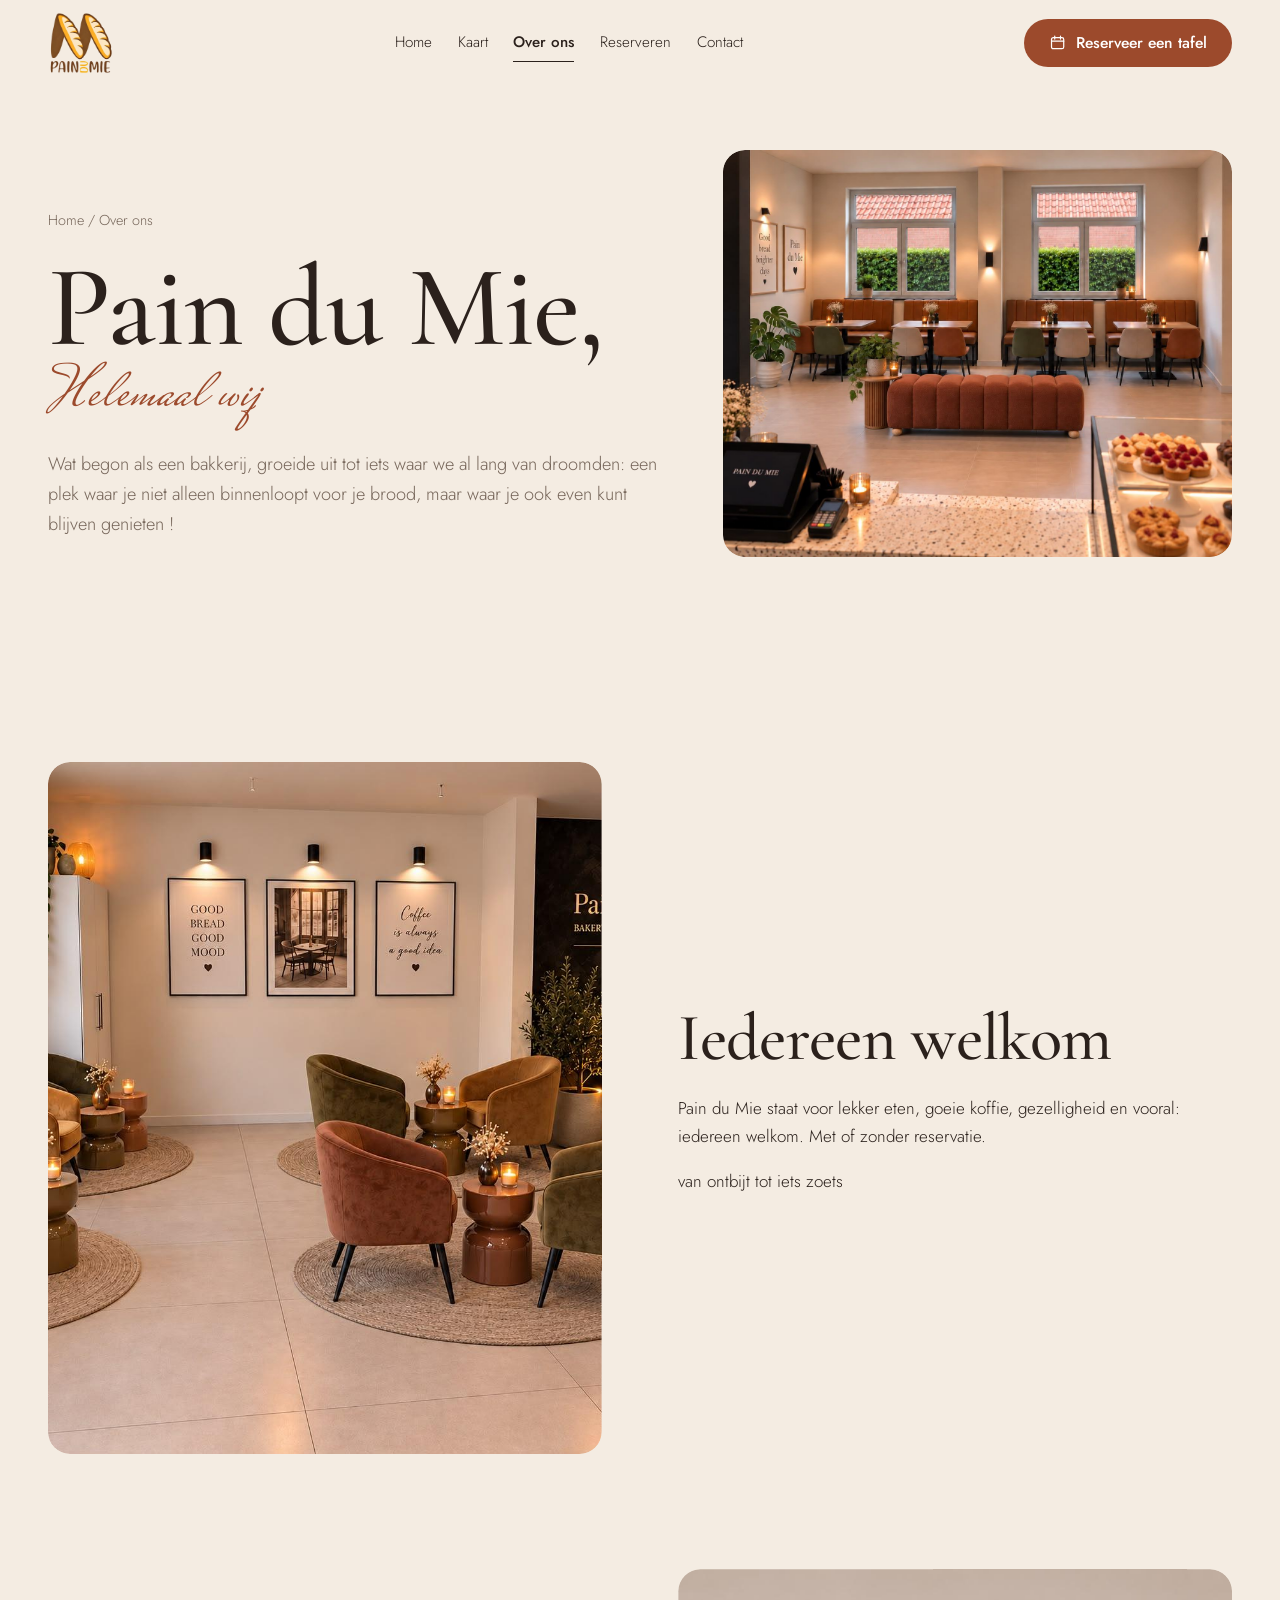
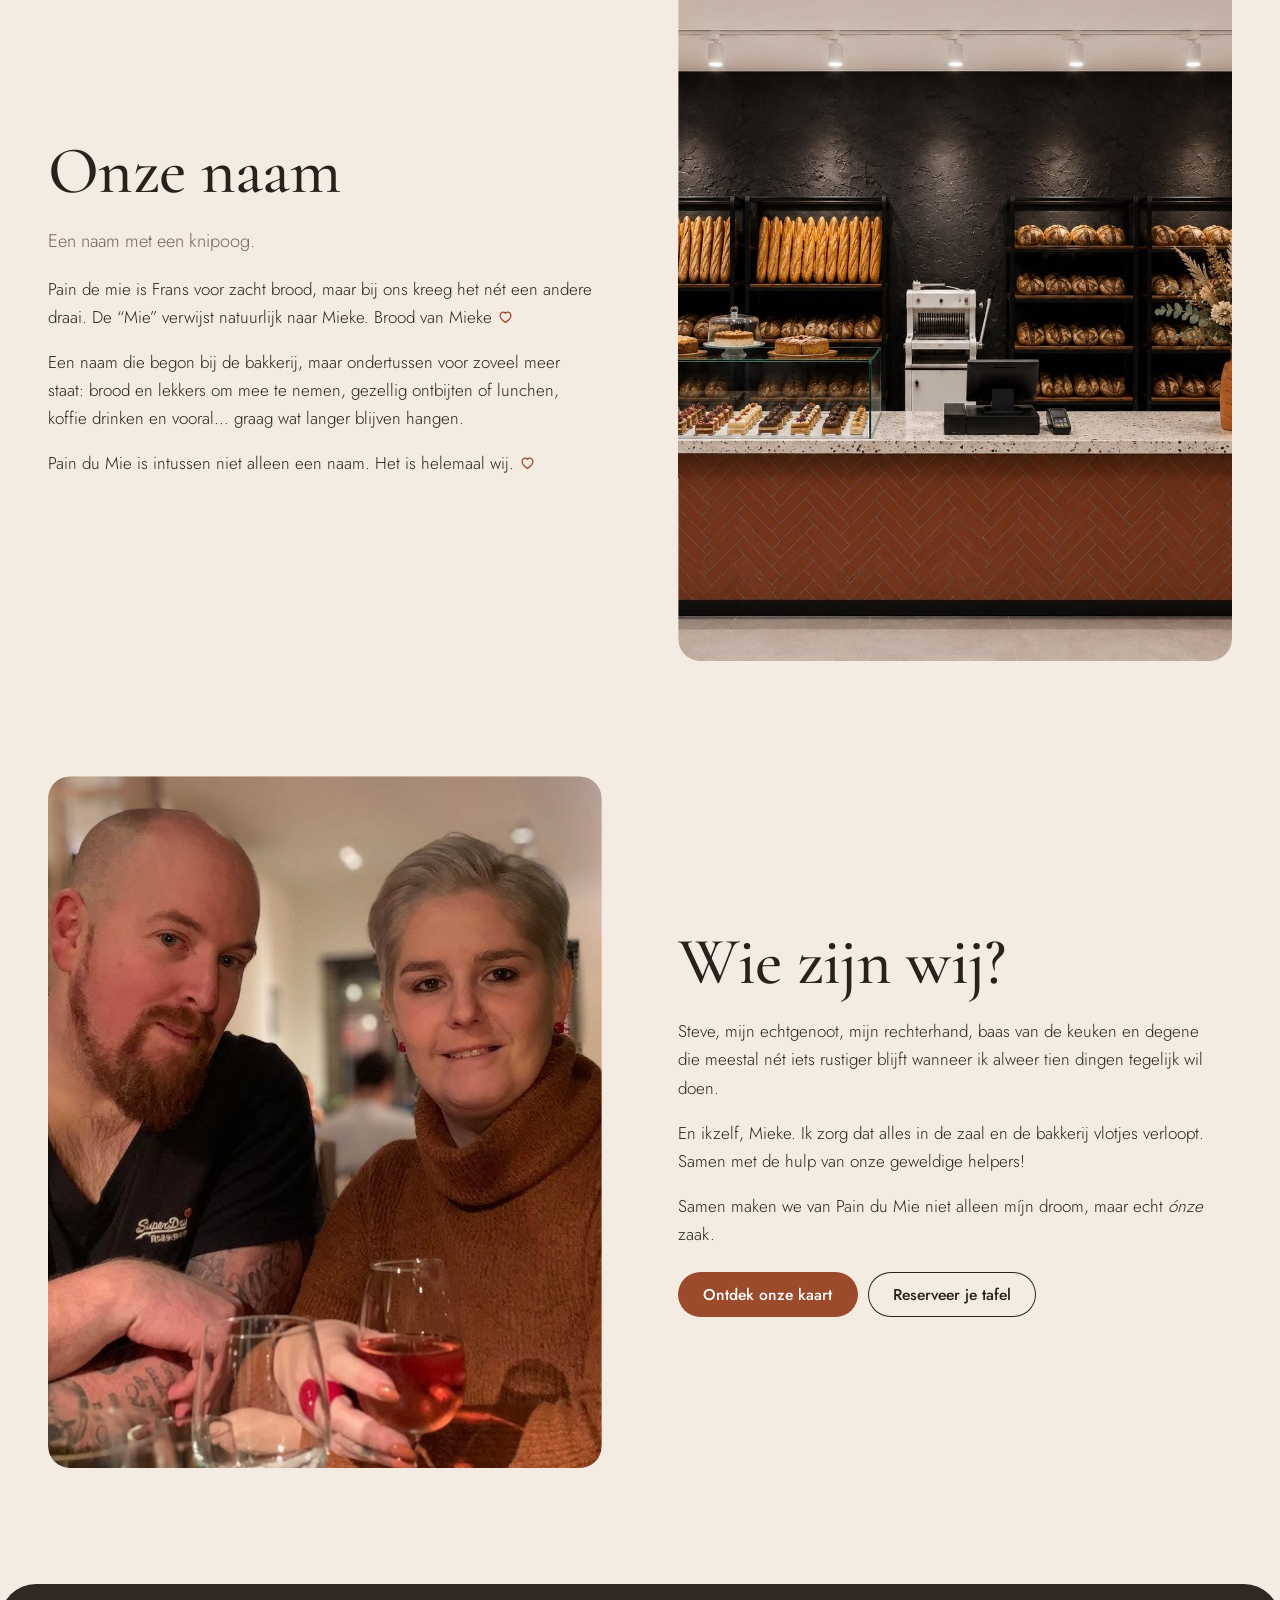
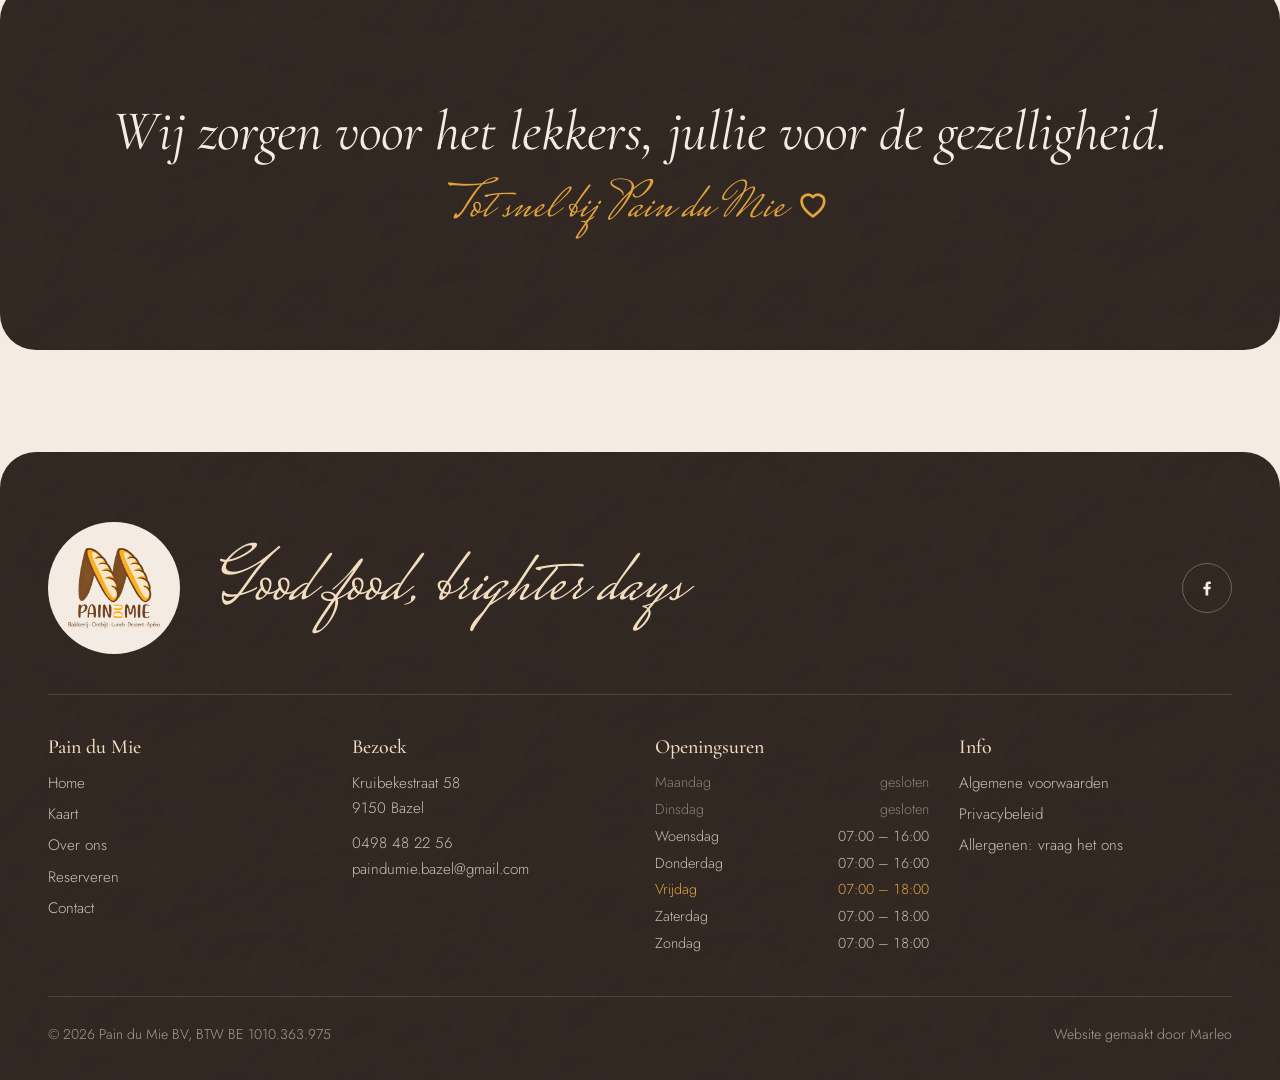
<file: over-ons.html>
<!doctype html>
<html lang="nl-BE"><head>
<meta charset="utf-8">
<meta content="width=device-width, initial-scale=1, viewport-fit=cover" name="viewport">
<title>Over ons · Pain du Mie Bazel</title>
<meta content="Pain du Mie in Bazel is de zaak van Mieke en Steve: bakkerij, ontbijt, lunch en iets zoets." name="description">
<meta content="#231B17" name="theme-color">
<meta content="website" property="og:type">
<meta content="Pain du Mie" property="og:site_name">
<meta content="Over ons · Pain du Mie Bazel" property="og:title">
<meta content="Pain du Mie in Bazel is de zaak van Mieke en Steve: bakkerij, ontbijt, lunch en iets zoets." property="og:description">
<meta content="img/counter.jpg" property="og:image">
<meta content="Marleo (marleo.tech)" name="author">
<link href="img/mark.png" rel="icon">
<link as="style" href="assets/css/style.css" rel="preload">
<link href="assets/css/style.css" rel="stylesheet">
</head>
<body class="page-over-ons">
<a class="skip" href="#main">Naar de inhoud</a>
<svg aria-hidden="true" height="0" style="position:absolute" width="0">
<symbol id="i-heart" viewBox="0 0 24 24"><path d="M12 20.3s-7.6-4.6-7.6-10.2A4.3 4.3 0 0 1 12 7.4a4.3 4.3 0 0 1 7.6 2.7c0 5.6-7.6 10.2-7.6 10.2z" fill="none" stroke="currentColor" stroke-linejoin="round" stroke-width="1.8"></path></symbol>
<symbol id="i-cal" viewBox="0 0 24 24"><g fill="none" stroke="currentColor" stroke-linecap="round" stroke-width="1.7"><rect height="15.5" rx="2.5" width="17" x="3.5" y="5"></rect><path d="M3.5 10h17M8 3v4M16 3v4"></path></g></symbol>
<symbol id="i-pin" viewBox="0 0 24 24"><g fill="none" stroke="currentColor" stroke-width="1.7"><path d="M12 21s-7-6.3-7-11.5a7 7 0 0 1 14 0C19 14.7 12 21 12 21z"></path><circle cx="12" cy="9.5" r="2.5"></circle></g></symbol>
<symbol id="i-phone" viewBox="0 0 24 24"><path d="M6.6 3.5h2.6l1.5 4-2 1.3a11 11 0 0 0 6.5 6.5l1.3-2 4 1.5v2.6a2 2 0 0 1-2.2 2A16.5 16.5 0 0 1 4.6 5.7a2 2 0 0 1 2-2.2z" fill="none" stroke="currentColor" stroke-linejoin="round" stroke-width="1.7"></path></symbol>
<symbol id="i-mail" viewBox="0 0 24 24"><g fill="none" stroke="currentColor" stroke-width="1.7"><rect height="13" rx="2.5" width="18" x="3" y="5.5"></rect><path d="M4 7l8 6 8-6"></path></g></symbol>
<symbol id="i-left" viewBox="0 0 24 24"><path d="M15 5l-7 7 7 7" fill="none" stroke="currentColor" stroke-linecap="round" stroke-linejoin="round" stroke-width="2"></path></symbol>
<symbol id="i-right" viewBox="0 0 24 24"><path d="M9 5l7 7-7 7" fill="none" stroke="currentColor" stroke-linecap="round" stroke-linejoin="round" stroke-width="2"></path></symbol>
<symbol id="i-minus" viewBox="0 0 24 24"><path d="M5 12h14" stroke="currentColor" stroke-linecap="round" stroke-width="2"></path></symbol>
<symbol id="i-plus" viewBox="0 0 24 24"><path d="M5 12h14M12 5v14" stroke="currentColor" stroke-linecap="round" stroke-width="2"></path></symbol>
<symbol id="i-x" viewBox="0 0 24 24"><path d="M6 6l12 12M18 6L6 18" stroke="currentColor" stroke-linecap="round" stroke-width="2.2"></path></symbol>
<symbol id="i-search" viewBox="0 0 24 24"><g fill="none" stroke="currentColor" stroke-linecap="round" stroke-width="2"><circle cx="11" cy="11" r="6.5"></circle><path d="M16 16l4.5 4.5"></path></g></symbol>
<symbol id="i-info" viewBox="0 0 24 24"><g fill="none" stroke="currentColor" stroke-linecap="round" stroke-width="1.7"><circle cx="12" cy="12" r="9"></circle><path d="M12 11v6M12 7.5v.2"></path></g></symbol>
<symbol id="i-star" viewBox="0 0 24 24"><path d="M12 3.2l2.6 5.5 6 .8-4.4 4.1 1.1 5.9L12 16.6l-5.3 2.9 1.1-5.9L3.4 9.5l6-.8z" fill="currentColor"></path></symbol>
<symbol id="i-fb" viewBox="0 0 24 24"><path d="M13.5 21v-7.5h2.6l.4-3h-3V8.6c0-.9.3-1.5 1.5-1.5h1.6V4.4a21 21 0 0 0-2.4-.1c-2.4 0-4 1.4-4 4.1v2.1H7.6v3h2.6V21z" fill="currentColor"></path></symbol>
<symbol id="i-ig" viewBox="0 0 24 24"><g fill="none" stroke="currentColor" stroke-width="1.8"><rect height="17" rx="5" width="17" x="3.5" y="3.5"></rect><circle cx="12" cy="12" r="4"></circle><circle cx="17.2" cy="6.8" fill="currentColor" r=".6"></circle></g></symbol>
<symbol id="i-g" viewBox="0 0 24 24"><path d="M20.6 12.2c0-.6-.1-1.2-.2-1.8H12v3.4h4.8a4.1 4.1 0 0 1-1.8 2.7v2.2h2.9c1.7-1.6 2.7-3.9 2.7-6.5z" fill="currentColor"></path><path d="M12 21c2.4 0 4.5-.8 5.9-2.2L15 16.5c-.8.5-1.8.9-3 .9a5.3 5.3 0 0 1-5-3.6H4v2.3A9 9 0 0 0 12 21zM7 13.8a5.4 5.4 0 0 1 0-3.5V8H4a9 9 0 0 0 0 8.1z" fill="currentColor" opacity=".75"></path><path d="M12 6.6c1.3 0 2.5.5 3.4 1.3L18 5.4A9 9 0 0 0 4 8l3 2.3a5.3 5.3 0 0 1 5-3.7z" fill="currentColor" opacity=".55"></path></symbol>
<symbol id="i-cup" viewBox="0 0 24 24"><g fill="none" stroke="currentColor" stroke-linecap="round" stroke-width="1.7"><path d="M4 9h12v5a5 5 0 0 1-5 5H9a5 5 0 0 1-5-5z"></path><path d="M16 10.5h1.5a2.5 2.5 0 0 1 0 5H16M8 3.5c0 1.5 1.5 1.5 1.5 3M12 3.5c0 1.5 1.5 1.5 1.5 3"></path></g></symbol>
<symbol id="i-sofa" viewBox="0 0 24 24"><g fill="none" stroke="currentColor" stroke-linejoin="round" stroke-width="1.7"><path d="M5 11V8a3 3 0 0 1 3-3h8a3 3 0 0 1 3 3v3"></path><path d="M3 12a2 2 0 0 1 4 0v2h10v-2a2 2 0 0 1 4 0v5H3zM6 17v2M18 17v2"></path></g></symbol>
<symbol id="i-wheat" viewBox="0 0 24 24"><g fill="none" stroke="currentColor" stroke-linecap="round" stroke-width="1.7"><path d="M12 21V9"></path><path d="M12 9c-2.5-.5-3.5-2.5-3.5-5 2.5.5 3.5 2.5 3.5 5zM12 9c2.5-.5 3.5-2.5 3.5-5-2.5.5-3.5 2.5-3.5 5zM12 14c-2.5-.5-3.5-2.5-3.5-5 2.5.5 3.5 2.5 3.5 5zM12 14c2.5-.5 3.5-2.5 3.5-5-2.5.5-3.5 2.5-3.5 5z"></path></g></symbol>
<symbol id="i-kid" viewBox="0 0 24 24"><g fill="none" stroke="currentColor" stroke-linecap="round" stroke-width="1.7"><circle cx="12" cy="7" r="3"></circle><path d="M6 20c0-3.3 2.7-6 6-6s6 2.7 6 6"></path></g></symbol>
<symbol id="i-beer" viewBox="0 0 24 24"><g fill="none" stroke="currentColor" stroke-linejoin="round" stroke-width="1.7"><path d="M5 7h11v12a2 2 0 0 1-2 2H7a2 2 0 0 1-2-2z"></path><path d="M16 10h2a2 2 0 0 1 2 2v3a2 2 0 0 1-2 2h-2M5 7a3 3 0 0 1 3-3 3 3 0 0 1 5 0 3 3 0 0 1 3 3M9 11v6M12 11v6"></path></g></symbol>
</svg>
<header class="hdr" id="hdr">
<div class="wrap">
<a aria-label="Pain du Mie, naar de homepagina" class="brand" href="index.html"><img alt="Pain du Mie" height="341" src="img/logo-head.webp" width="360"></a>
<nav aria-label="Hoofdmenu" class="nav">
<a href="index.html">Home</a>
<a href="kaart.html">Kaart</a>
<a aria-current="page" href="over-ons.html">Over ons</a>
<a href="reserveren.html">Reserveren</a>
<a href="contact.html">Contact</a>
</nav>
<div class="hdr-cta">
<a class="btn btn-brick" href="reserveren.html"><svg aria-hidden="true"><use href="#i-cal"></use></svg>Reserveer een tafel</a>
<button aria-controls="drawer" aria-expanded="false" aria-label="Menu openen" class="burger" id="burger"><span></span><span></span></button>
</div>
</div>
</header>
<div aria-hidden="true" class="drawer wall" id="drawer">
<nav aria-label="Mobiel menu">
<a href="index.html">Home</a>
<a href="kaart.html">Kaart</a>
<a aria-current="page" href="over-ons.html">Over ons</a>
<a href="reserveren.html">Reserveren</a>
<a href="contact.html">Contact</a>
</nav>
<div class="d-meta"><span>Kruibekestraat 58, Bazel</span><a href="tel:+32498482256">0498 48 22 56</a></div>
</div>
<main id="main">
<section class="phero">
<div class="wrap phero-grid">
<div class="anim-in">
<p class="crumb" data-e="t1"><a href="index.html">Home</a> / Over ons</p>
<h1>Pain du Mie, <span class="script" data-e="t2">Helemaal wij&nbsp;</span></h1>
<p class="lede" data-e="t3">Wat begon als een bakkerij, groeide uit tot iets waar we al lang van droomden: een plek waar je niet alleen binnenloopt voor je brood, maar waar je ook even kunt blijven genieten !&nbsp;</p>
</div>
<figure class="photo reveal"><img alt="De zaal van Pain du Mie met tafels, banken en de toonbank" data-img="i1" src="img/zaal.jpg"></figure>
</div>
</section>
<section class="story">
<div class="wrap">
<div class="split">
<figure class="photo reveal"><img alt="De lounge met fluwelen zetels" data-img="i2" loading="lazy" src="img/lounge.jpg" style="object-position:55% 60%"></figure>
<div>
<h2 data-e="t4">Iedereen welkom</h2>
<p data-e="t5">Pain du Mie staat voor lekker eten, goeie koffie, gezelligheid en vooral: iedereen welkom. Met of zonder reservatie.</p>
<p data-e="t6">van ontbijt tot iets zoets&nbsp;</p>
</div>
</div>
<div class="split flip">
<figure class="photo reveal"><img alt="De toonbank van Pain du Mie" data-img="i3" loading="lazy" src="img/counter.jpg" style="object-position:50% 62%"></figure>
<div>
<h2 data-e="t7">Onze naam&nbsp;</h2>
<p class="lede" data-e="t8" style="margin-bottom:18px">Een naam met een knipoog.</p>
<p data-e="t9">Pain de mie is Frans voor zacht brood, maar bij ons kreeg het nét een andere draai. De “Mie” verwijst natuurlijk naar Mieke. Brood van Mieke&nbsp;<svg aria-hidden="true" class="heart" style="color:var(--brick)"><use href="#i-heart"></use></svg></p>
<p data-e="t10">Een naam die begon bij de bakkerij, maar ondertussen voor zoveel meer staat: brood en lekkers om mee te nemen, gezellig ontbijten of lunchen, koffie drinken en vooral… graag wat langer blijven hangen.</p>
<p data-e="t11">Pain du Mie is intussen niet alleen een naam. Het is helemaal wij. <svg aria-hidden="true" class="heart" style="color:var(--brick)"><use href="#i-heart"></use></svg></p>
</div>
</div>
<div class="split">
<figure class="photo reveal"><img alt="Mieke en Steve van Pain du Mie" data-img="i4" loading="lazy" src="img/mieke-steve.jpg" style="object-position:50% 26%"></figure>
<div>
<h2 data-e="t12">Wie zijn wij?</h2>
<p data-e="t13">Steve, mijn echtgenoot, mijn rechterhand, baas van de keuken en degene die meestal nét iets rustiger blijft wanneer ik alweer tien dingen tegelijk wil doen.</p>
<p data-e="t14">En ikzelf, Mieke. Ik zorg dat alles in de zaal en de bakkerij vlotjes verloopt. Samen met de hulp van onze geweldige helpers!</p>
<p>Samen maken we van Pain du Mie niet alleen míjn droom, maar echt <em data-e="t15">ónze</em> zaak.</p>
<div class="btn-row" style="margin-top:24px">
<a class="btn btn-brick" href="kaart.html">Ontdek onze kaart</a>
<a class="btn btn-line" href="reserveren.html">Reserveer je tafel</a>
</div>
</div>
</div>
</div>
</section>
<section class="quote wall" style="border-radius:36px;margin-bottom:clamp(60px,8vw,110px)">
<div class="wrap">
<p data-e="t16">Wij zorgen voor het lekkers, jullie voor de gezelligheid.</p>
<span class="script" data-e="t17">Tot snel bij Pain du Mie <svg aria-hidden="true" class="heart" style="color:var(--wheat);width:.7em;height:.7em"><use href="#i-heart"></use></svg></span>
</div>
</section>
</main>
<footer class="ftr wall">
<div class="wrap">
<div class="ftr-top">
<div class="disc"><img alt="Pain du Mie" height="560" loading="lazy" src="img/logo.webp" width="640"></div>
<p class="big script">Good food, brighter days</p>
<div class="socials">
<a aria-label="Pain du Mie op Facebook" data-link="facebook" href="#" rel="noopener" target="_blank"><svg><use href="#i-fb"></use></svg></a>
<a aria-label="Pain du Mie op Instagram" data-link="instagram" href="#" rel="noopener" target="_blank"><svg><use href="#i-ig"></use></svg></a>
<a aria-label="Pain du Mie op Google" data-link="google" href="#" rel="noopener" target="_blank"><svg><use href="#i-g"></use></svg></a>
</div>
</div>
<div class="ftr-cols">
<div><h4>Pain du Mie</h4><ul><li><a href="index.html">Home</a></li>
<li><a href="kaart.html">Kaart</a></li>
<li><a href="over-ons.html">Over ons</a></li>
<li><a href="reserveren.html">Reserveren</a></li>
<li><a href="contact.html">Contact</a></li></ul></div>
<div><h4>Bezoek</h4><p>Kruibekestraat 58<br>9150 Bazel</p><p style="margin-top:10px"><a href="tel:+32498482256">0498 48 22 56</a><br><a href="mailto:paindumie.bazel@gmail.com">paindumie.bazel@gmail.com</a></p></div>
<div><h4>Openingsuren</h4><dl class="ftr-hours" data-hours=""></dl></div>
<div><h4>Info</h4><ul><li><a href="algemene-voorwaarden.html">Algemene voorwaarden</a></li><li><a href="privacy.html">Privacybeleid</a></li><li><a href="kaart.html#desserts">Allergenen: vraag het ons</a></li></ul></div>
</div>
<div class="ftr-bot">
<span>© <span data-year=""></span> Pain du Mie BV, BTW BE 1010.363.975</span>
<a href="https://marleo.tech" rel="noopener" target="_blank">Website gemaakt door Marleo</a>
</div>
</div>
</footer>
<div aria-hidden="true" class="pagefx" id="pagefx">
<div class="fx-layer">
<svg class="fx-drip" preserveAspectRatio="none" viewBox="0 0 1200 120"><path d="M0 120V44c40 0 52-26 92-26s44 30 86 30 46-34 88-34 48 38 90 38 46-30 88-30 48 32 90 32 46-34 88-34 48 36 90 36 46-28 88-28 50 24 92 24 44-22 88-22v90z" fill="#FBF3E4"></path></svg>
<div class="fx-mid">
<svg aria-hidden="true" viewBox="0 0 120 120">
<path d="M16 96 60 20l44 76z" fill="#C98B45"></path>
<path d="M27 77h66l6 10H21z" fill="#FBF3E4"></path>
<path d="M35 60h50l5 9H30z" fill="#9C4A2C"></path>
<path d="M44 43h32l5 9H39z" fill="#FBF3E4"></path>
<path d="M16 96h88l-6 11H22z" fill="#8E5321"></path>
<circle cx="60" cy="20" fill="#C2334A" r="9"></circle>
<path d="M60 11c1-5 5-7 9-7" fill="none" stroke="#5F6443" stroke-linecap="round" stroke-width="3"></path>
</svg>
<span>Pain du Mie</span>
</div>
</div>
</div><a class="btn btn-brick m-cta" href="reserveren.html" id="mCta"><svg aria-hidden="true"><use href="#i-cal"></use></svg>Reserveer een tafel</a>
<script defer="" src="assets/js/config.js"></script>
<script defer="" src="assets/js/site.js"></script>







</body></html>
</file>
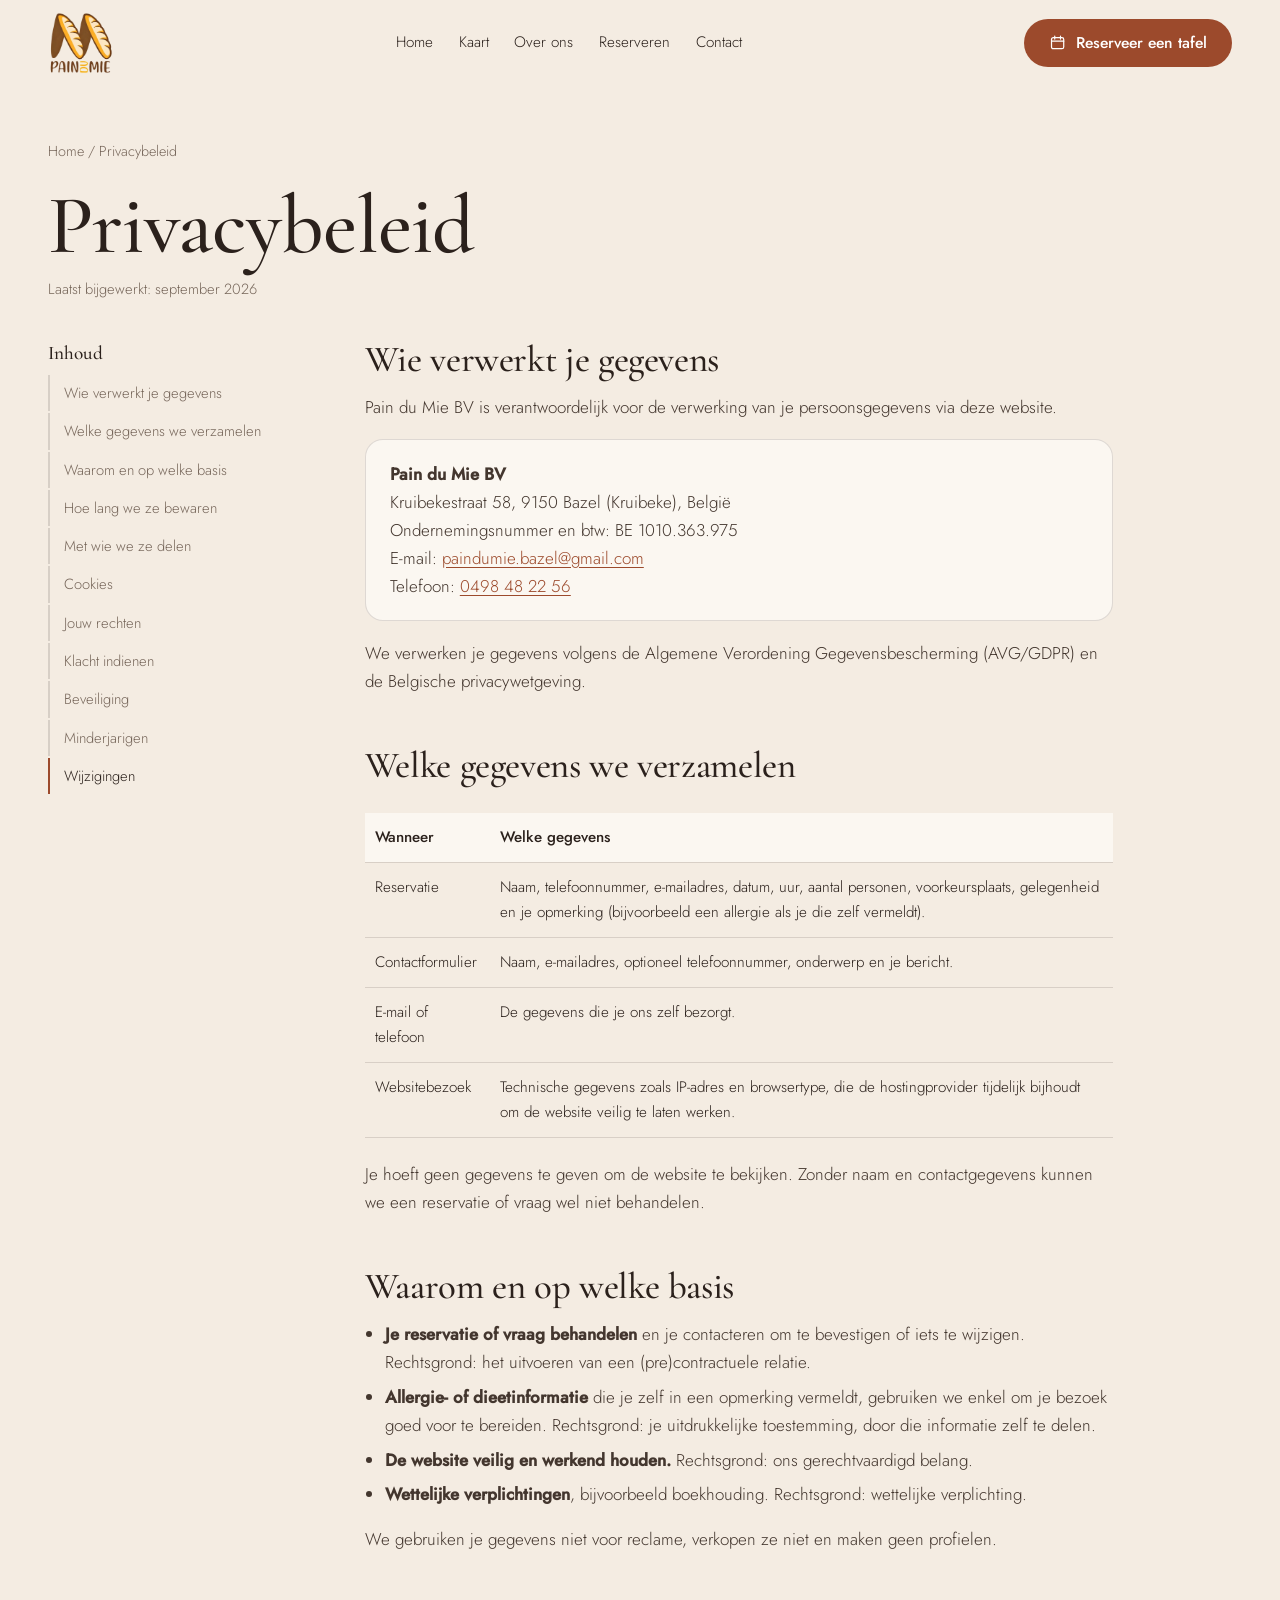
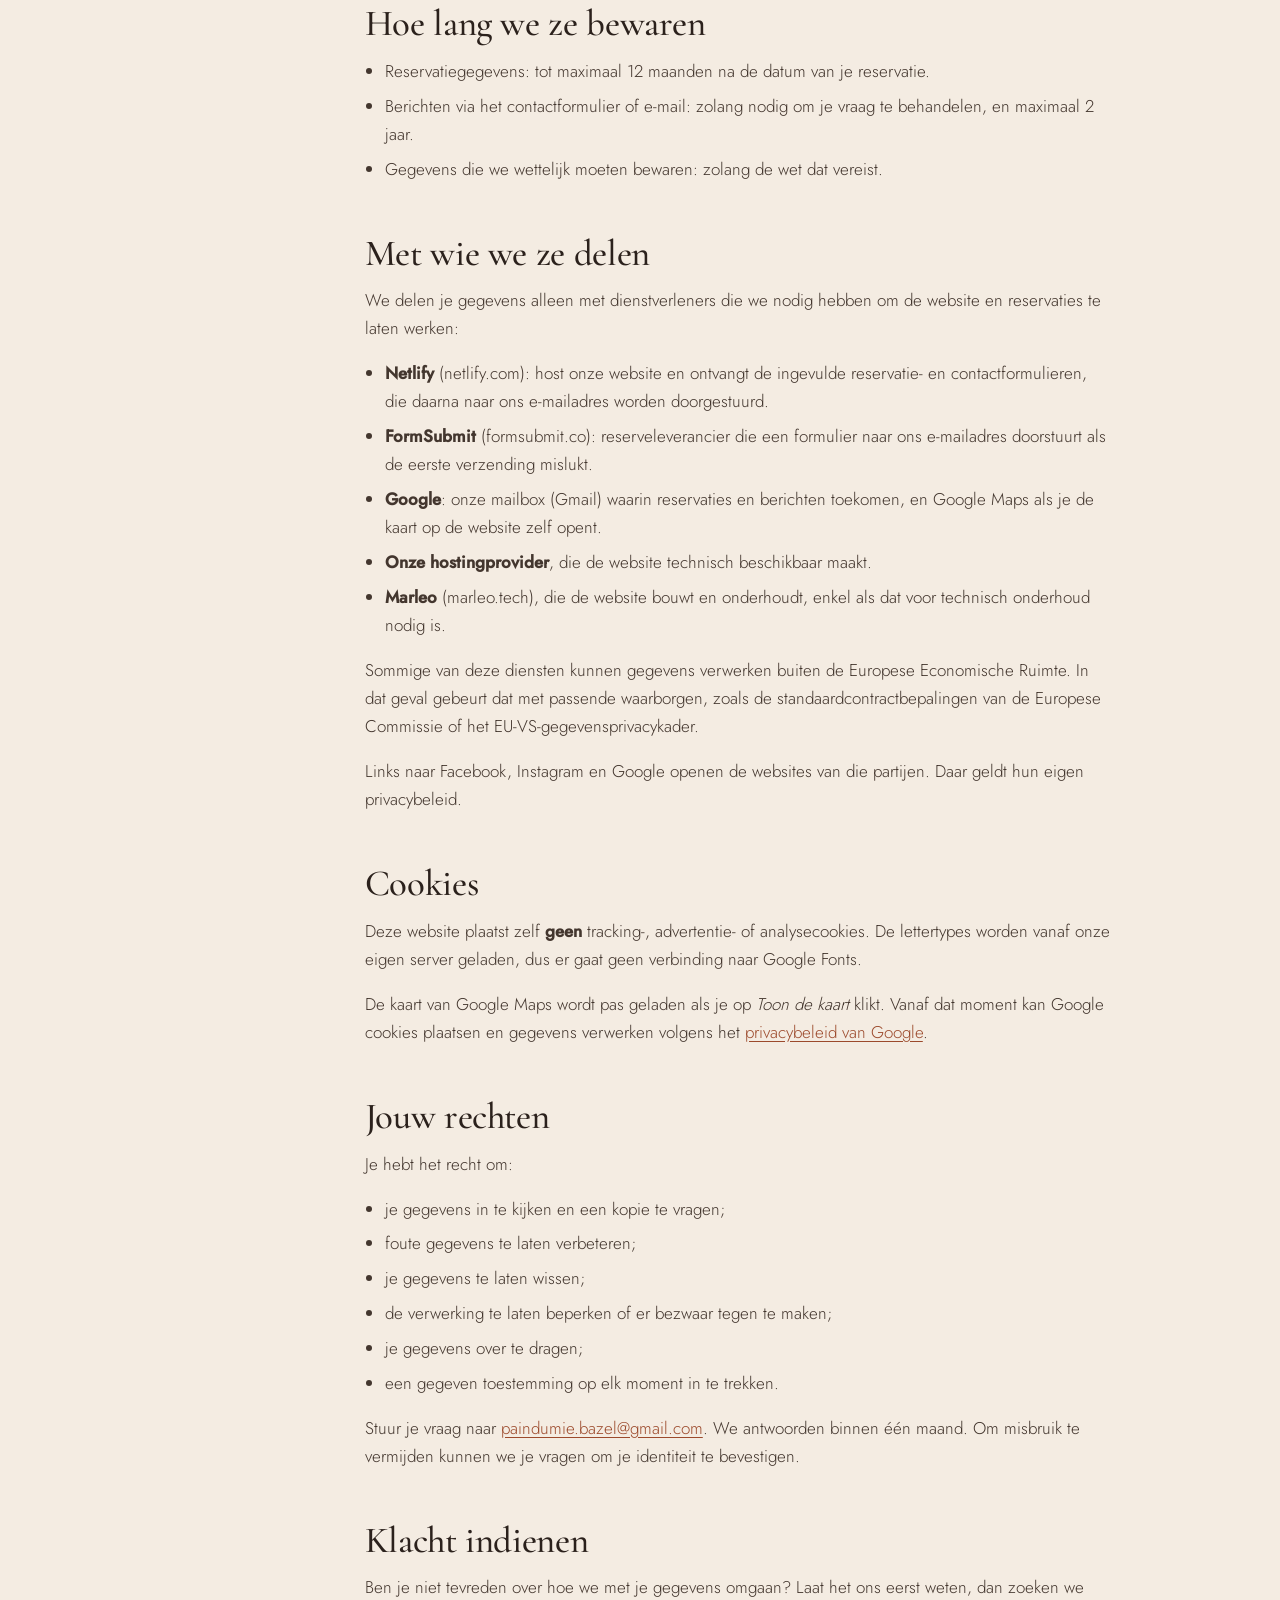
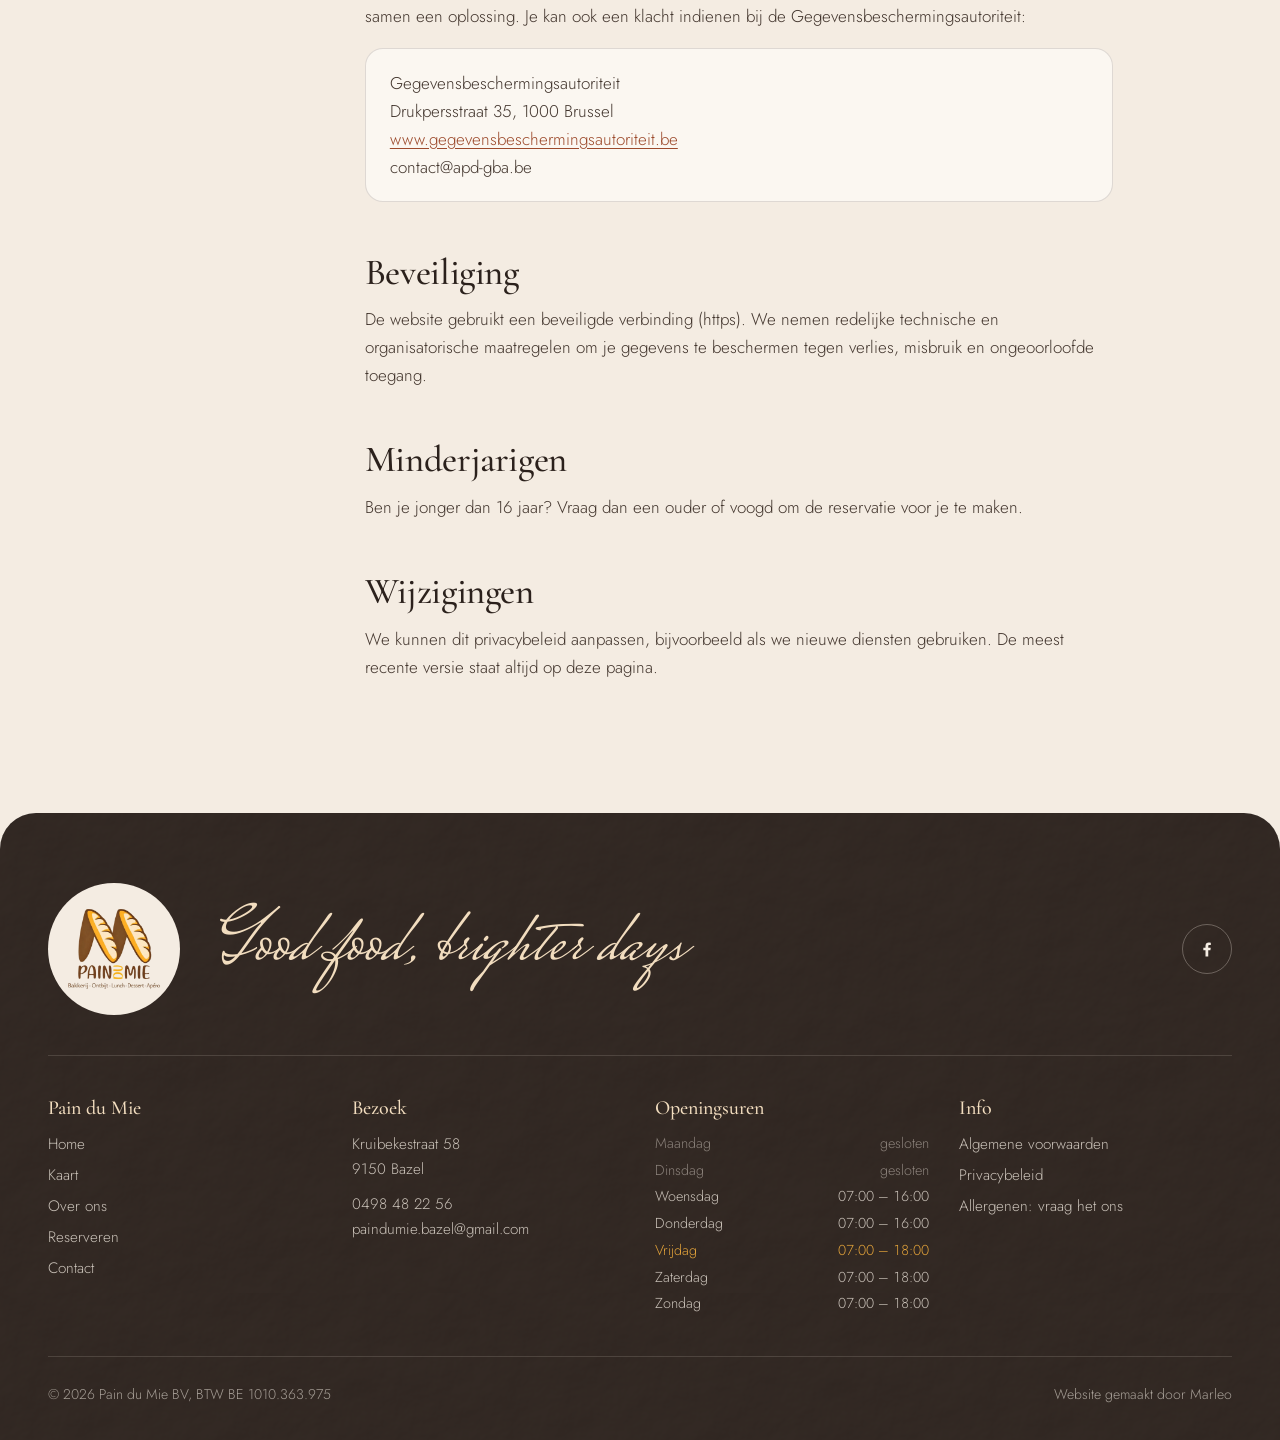
<file: privacy.html>
<!DOCTYPE html>

<html lang="nl-BE">
<head>
<meta charset="utf-8"/>
<meta content="width=device-width, initial-scale=1, viewport-fit=cover" name="viewport"/>
<title>Privacybeleid · Pain du Mie</title>
<meta content="Hoe Pain du Mie BV omgaat met je persoonsgegevens bij reservaties, contact en websitebezoek." name="description"/>
<meta content="#231B17" name="theme-color"/>
<meta content="website" property="og:type"/>
<meta content="Pain du Mie" property="og:site_name"/>
<meta content="Privacybeleid · Pain du Mie" property="og:title"/>
<meta content="Hoe Pain du Mie BV omgaat met je persoonsgegevens bij reservaties, contact en websitebezoek." property="og:description"/>
<meta content="img/counter.jpg" property="og:image"/>
<meta content="Marleo (marleo.tech)" name="author"/>
<link href="img/mark.png" rel="icon"/>
<link as="style" href="assets/css/style.css" rel="preload"/>
<link href="assets/css/style.css" rel="stylesheet"/>
</head>
<body class="page-privacy">
<a class="skip" href="#main">Naar de inhoud</a>
<svg aria-hidden="true" height="0" style="position:absolute" width="0">
<symbol id="i-heart" viewbox="0 0 24 24"><path d="M12 20.3s-7.6-4.6-7.6-10.2A4.3 4.3 0 0 1 12 7.4a4.3 4.3 0 0 1 7.6 2.7c0 5.6-7.6 10.2-7.6 10.2z" fill="none" stroke="currentColor" stroke-linejoin="round" stroke-width="1.8"></path></symbol>
<symbol id="i-cal" viewbox="0 0 24 24"><g fill="none" stroke="currentColor" stroke-linecap="round" stroke-width="1.7"><rect height="15.5" rx="2.5" width="17" x="3.5" y="5"></rect><path d="M3.5 10h17M8 3v4M16 3v4"></path></g></symbol>
<symbol id="i-pin" viewbox="0 0 24 24"><g fill="none" stroke="currentColor" stroke-width="1.7"><path d="M12 21s-7-6.3-7-11.5a7 7 0 0 1 14 0C19 14.7 12 21 12 21z"></path><circle cx="12" cy="9.5" r="2.5"></circle></g></symbol>
<symbol id="i-phone" viewbox="0 0 24 24"><path d="M6.6 3.5h2.6l1.5 4-2 1.3a11 11 0 0 0 6.5 6.5l1.3-2 4 1.5v2.6a2 2 0 0 1-2.2 2A16.5 16.5 0 0 1 4.6 5.7a2 2 0 0 1 2-2.2z" fill="none" stroke="currentColor" stroke-linejoin="round" stroke-width="1.7"></path></symbol>
<symbol id="i-mail" viewbox="0 0 24 24"><g fill="none" stroke="currentColor" stroke-width="1.7"><rect height="13" rx="2.5" width="18" x="3" y="5.5"></rect><path d="M4 7l8 6 8-6"></path></g></symbol>
<symbol id="i-left" viewbox="0 0 24 24"><path d="M15 5l-7 7 7 7" fill="none" stroke="currentColor" stroke-linecap="round" stroke-linejoin="round" stroke-width="2"></path></symbol>
<symbol id="i-right" viewbox="0 0 24 24"><path d="M9 5l7 7-7 7" fill="none" stroke="currentColor" stroke-linecap="round" stroke-linejoin="round" stroke-width="2"></path></symbol>
<symbol id="i-minus" viewbox="0 0 24 24"><path d="M5 12h14" stroke="currentColor" stroke-linecap="round" stroke-width="2"></path></symbol>
<symbol id="i-plus" viewbox="0 0 24 24"><path d="M5 12h14M12 5v14" stroke="currentColor" stroke-linecap="round" stroke-width="2"></path></symbol>
<symbol id="i-x" viewbox="0 0 24 24"><path d="M6 6l12 12M18 6L6 18" stroke="currentColor" stroke-linecap="round" stroke-width="2.2"></path></symbol>
<symbol id="i-search" viewbox="0 0 24 24"><g fill="none" stroke="currentColor" stroke-linecap="round" stroke-width="2"><circle cx="11" cy="11" r="6.5"></circle><path d="M16 16l4.5 4.5"></path></g></symbol>
<symbol id="i-info" viewbox="0 0 24 24"><g fill="none" stroke="currentColor" stroke-linecap="round" stroke-width="1.7"><circle cx="12" cy="12" r="9"></circle><path d="M12 11v6M12 7.5v.2"></path></g></symbol>
<symbol id="i-star" viewbox="0 0 24 24"><path d="M12 3.2l2.6 5.5 6 .8-4.4 4.1 1.1 5.9L12 16.6l-5.3 2.9 1.1-5.9L3.4 9.5l6-.8z" fill="currentColor"></path></symbol>
<symbol id="i-fb" viewbox="0 0 24 24"><path d="M13.5 21v-7.5h2.6l.4-3h-3V8.6c0-.9.3-1.5 1.5-1.5h1.6V4.4a21 21 0 0 0-2.4-.1c-2.4 0-4 1.4-4 4.1v2.1H7.6v3h2.6V21z" fill="currentColor"></path></symbol>
<symbol id="i-ig" viewbox="0 0 24 24"><g fill="none" stroke="currentColor" stroke-width="1.8"><rect height="17" rx="5" width="17" x="3.5" y="3.5"></rect><circle cx="12" cy="12" r="4"></circle><circle cx="17.2" cy="6.8" fill="currentColor" r=".6"></circle></g></symbol>
<symbol id="i-g" viewbox="0 0 24 24"><path d="M20.6 12.2c0-.6-.1-1.2-.2-1.8H12v3.4h4.8a4.1 4.1 0 0 1-1.8 2.7v2.2h2.9c1.7-1.6 2.7-3.9 2.7-6.5z" fill="currentColor"></path><path d="M12 21c2.4 0 4.5-.8 5.9-2.2L15 16.5c-.8.5-1.8.9-3 .9a5.3 5.3 0 0 1-5-3.6H4v2.3A9 9 0 0 0 12 21zM7 13.8a5.4 5.4 0 0 1 0-3.5V8H4a9 9 0 0 0 0 8.1z" fill="currentColor" opacity=".75"></path><path d="M12 6.6c1.3 0 2.5.5 3.4 1.3L18 5.4A9 9 0 0 0 4 8l3 2.3a5.3 5.3 0 0 1 5-3.7z" fill="currentColor" opacity=".55"></path></symbol>
<symbol id="i-cup" viewbox="0 0 24 24"><g fill="none" stroke="currentColor" stroke-linecap="round" stroke-width="1.7"><path d="M4 9h12v5a5 5 0 0 1-5 5H9a5 5 0 0 1-5-5z"></path><path d="M16 10.5h1.5a2.5 2.5 0 0 1 0 5H16M8 3.5c0 1.5 1.5 1.5 1.5 3M12 3.5c0 1.5 1.5 1.5 1.5 3"></path></g></symbol>
<symbol id="i-sofa" viewbox="0 0 24 24"><g fill="none" stroke="currentColor" stroke-linejoin="round" stroke-width="1.7"><path d="M5 11V8a3 3 0 0 1 3-3h8a3 3 0 0 1 3 3v3"></path><path d="M3 12a2 2 0 0 1 4 0v2h10v-2a2 2 0 0 1 4 0v5H3zM6 17v2M18 17v2"></path></g></symbol>
<symbol id="i-wheat" viewbox="0 0 24 24"><g fill="none" stroke="currentColor" stroke-linecap="round" stroke-width="1.7"><path d="M12 21V9"></path><path d="M12 9c-2.5-.5-3.5-2.5-3.5-5 2.5.5 3.5 2.5 3.5 5zM12 9c2.5-.5 3.5-2.5 3.5-5-2.5.5-3.5 2.5-3.5 5zM12 14c-2.5-.5-3.5-2.5-3.5-5 2.5.5 3.5 2.5 3.5 5zM12 14c2.5-.5 3.5-2.5 3.5-5-2.5.5-3.5 2.5-3.5 5z"></path></g></symbol>
<symbol id="i-kid" viewbox="0 0 24 24"><g fill="none" stroke="currentColor" stroke-linecap="round" stroke-width="1.7"><circle cx="12" cy="7" r="3"></circle><path d="M6 20c0-3.3 2.7-6 6-6s6 2.7 6 6"></path></g></symbol>
<symbol id="i-beer" viewbox="0 0 24 24"><g fill="none" stroke="currentColor" stroke-linejoin="round" stroke-width="1.7"><path d="M5 7h11v12a2 2 0 0 1-2 2H7a2 2 0 0 1-2-2z"></path><path d="M16 10h2a2 2 0 0 1 2 2v3a2 2 0 0 1-2 2h-2M5 7a3 3 0 0 1 3-3 3 3 0 0 1 5 0 3 3 0 0 1 3 3M9 11v6M12 11v6"></path></g></symbol>
</svg>
<header class="hdr" id="hdr">
<div class="wrap">
<a aria-label="Pain du Mie, naar de homepagina" class="brand" href="index.html"><img alt="Pain du Mie" height="341" src="img/logo-head.webp" width="360"/></a>
<nav aria-label="Hoofdmenu" class="nav">
<a href="index.html">Home</a>
<a href="kaart.html">Kaart</a>
<a href="over-ons.html">Over ons</a>
<a href="reserveren.html">Reserveren</a>
<a href="contact.html">Contact</a>
</nav>
<div class="hdr-cta">
<a class="btn btn-brick" href="reserveren.html"><svg aria-hidden="true"><use href="#i-cal"></use></svg>Reserveer een tafel</a>
<button aria-controls="drawer" aria-expanded="false" aria-label="Menu openen" class="burger" id="burger"><span></span><span></span></button>
</div>
</div>
</header>
<div aria-hidden="true" class="drawer wall" id="drawer">
<nav aria-label="Mobiel menu">
<a href="index.html">Home</a>
<a href="kaart.html">Kaart</a>
<a href="over-ons.html">Over ons</a>
<a href="reserveren.html">Reserveren</a>
<a href="contact.html">Contact</a>
</nav>
<div class="d-meta"><span>Kruibekestraat 58, Bazel</span><a href="tel:+32498482256">0498 48 22 56</a></div>
</div>
<main class="legal" id="main">
<div class="wrap">
<p class="crumb" data-e="t1"><a href="index.html">Home</a> / Privacybeleid</p>
<h1 data-e="t2">Privacybeleid</h1>
<p class="meta" data-e="t3">Laatst bijgewerkt: september 2026</p>
<div class="legal-grid">
<nav aria-label="Inhoud" class="toc"><strong>Inhoud</strong><ol><li><a href="#wie">Wie verwerkt je gegevens</a></li><li><a href="#welke">Welke gegevens we verzamelen</a></li><li><a href="#waarom">Waarom en op welke basis</a></li><li><a href="#bewaren">Hoe lang we ze bewaren</a></li><li><a href="#delen">Met wie we ze delen</a></li><li><a href="#cookies">Cookies</a></li><li><a href="#rechten">Jouw rechten</a></li><li><a href="#klacht">Klacht indienen</a></li><li><a href="#beveiliging">Beveiliging</a></li><li><a href="#minderjarigen">Minderjarigen</a></li><li><a href="#wijzigingen">Wijzigingen</a></li></ol></nav>
<article class="prose"><h2 data-e="t4" id="wie">Wie verwerkt je gegevens</h2><p data-e="t5">Pain du Mie BV is verantwoordelijk voor de verwerking van je persoonsgegevens via deze website.</p><div class="card"><p><strong data-e="t6">Pain du Mie BV</strong><br/>Kruibekestraat 58, 9150 Bazel (Kruibeke), België<br/>Ondernemingsnummer en btw: BE 1010.363.975<br/>E-mail: <a href="mailto:paindumie.bazel@gmail.com">paindumie.bazel@gmail.com</a><br/>Telefoon: <a href="tel:+32498482256">0498 48 22 56</a></p></div><p data-e="t7">We verwerken je gegevens volgens de Algemene Verordening Gegevensbescherming (AVG/GDPR) en de Belgische privacywetgeving.</p><h2 data-e="t8" id="welke">Welke gegevens we verzamelen</h2><div class="table-scroll"><table>
<tr><th data-e="t9">Wanneer</th><th data-e="t10">Welke gegevens</th></tr>
<tr><td data-e="t11">Reservatie</td><td data-e="t12">Naam, telefoonnummer, e-mailadres, datum, uur, aantal personen, voorkeursplaats, gelegenheid en je opmerking (bijvoorbeeld een allergie als je die zelf vermeldt).</td></tr>
<tr><td data-e="t13">Contactformulier</td><td data-e="t14">Naam, e-mailadres, optioneel telefoonnummer, onderwerp en je bericht.</td></tr>
<tr><td data-e="t15">E-mail of telefoon</td><td data-e="t16">De gegevens die je ons zelf bezorgt.</td></tr>
<tr><td data-e="t17">Websitebezoek</td><td data-e="t18">Technische gegevens zoals IP-adres en browsertype, die de hostingprovider tijdelijk bijhoudt om de website veilig te laten werken.</td></tr>
</table></div>
<p data-e="t19">Je hoeft geen gegevens te geven om de website te bekijken. Zonder naam en contactgegevens kunnen we een reservatie of vraag wel niet behandelen.</p><h2 data-e="t20" id="waarom">Waarom en op welke basis</h2><ul>
<li><strong data-e="t21">Je reservatie of vraag behandelen</strong> en je contacteren om te bevestigen of iets te wijzigen. Rechtsgrond: het uitvoeren van een (pre)contractuele relatie.</li>
<li><strong data-e="t22">Allergie- of dieetinformatie</strong> die je zelf in een opmerking vermeldt, gebruiken we enkel om je bezoek goed voor te bereiden. Rechtsgrond: je uitdrukkelijke toestemming, door die informatie zelf te delen.</li>
<li><strong data-e="t23">De website veilig en werkend houden.</strong> Rechtsgrond: ons gerechtvaardigd belang.</li>
<li><strong data-e="t24">Wettelijke verplichtingen</strong>, bijvoorbeeld boekhouding. Rechtsgrond: wettelijke verplichting.</li>
</ul>
<p data-e="t25">We gebruiken je gegevens niet voor reclame, verkopen ze niet en maken geen profielen.</p><h2 data-e="t26" id="bewaren">Hoe lang we ze bewaren</h2><ul>
<li data-e="t27">Reservatiegegevens: tot maximaal 12 maanden na de datum van je reservatie.</li>
<li data-e="t28">Berichten via het contactformulier of e-mail: zolang nodig om je vraag te behandelen, en maximaal 2 jaar.</li>
<li data-e="t29">Gegevens die we wettelijk moeten bewaren: zolang de wet dat vereist.</li>
</ul><h2 data-e="t30" id="delen">Met wie we ze delen</h2><p data-e="t31">We delen je gegevens alleen met dienstverleners die we nodig hebben om de website en reservaties te laten werken:</p>
<ul>
<li><strong data-e="t32">Netlify</strong> (netlify.com): host onze website en ontvangt de ingevulde reservatie- en contactformulieren, die daarna naar ons e-mailadres worden doorgestuurd.</li>
<li><strong data-e="t33">FormSubmit</strong> (formsubmit.co): reserveleverancier die een formulier naar ons e-mailadres doorstuurt als de eerste verzending mislukt.</li>
<li><strong data-e="t34">Google</strong>: onze mailbox (Gmail) waarin reservaties en berichten toekomen, en Google Maps als je de kaart op de website zelf opent.</li>
<li><strong data-e="t35">Onze hostingprovider</strong>, die de website technisch beschikbaar maakt.</li>
<li><strong data-e="t36">Marleo</strong> (marleo.tech), die de website bouwt en onderhoudt, enkel als dat voor technisch onderhoud nodig is.</li>
</ul>
<p data-e="t37">Sommige van deze diensten kunnen gegevens verwerken buiten de Europese Economische Ruimte. In dat geval gebeurt dat met passende waarborgen, zoals de standaardcontractbepalingen van de Europese Commissie of het EU-VS-gegevensprivacykader.</p>
<p data-e="t38">Links naar Facebook, Instagram en Google openen de websites van die partijen. Daar geldt hun eigen privacybeleid.</p><h2 data-e="t39" id="cookies">Cookies</h2><p>Deze website plaatst zelf <strong data-e="t40">geen</strong> tracking-, advertentie- of analysecookies. De lettertypes worden vanaf onze eigen server geladen, dus er gaat geen verbinding naar Google Fonts.</p>
<p>De kaart van Google Maps wordt pas geladen als je op <em data-e="t41">Toon de kaart</em> klikt. Vanaf dat moment kan Google cookies plaatsen en gegevens verwerken volgens het <a href="https://policies.google.com/privacy" rel="noopener" target="_blank">privacybeleid van Google</a>.</p><h2 data-e="t42" id="rechten">Jouw rechten</h2><p data-e="t43">Je hebt het recht om:</p>
<ul>
<li data-e="t44">je gegevens in te kijken en een kopie te vragen;</li>
<li data-e="t45">foute gegevens te laten verbeteren;</li>
<li data-e="t46">je gegevens te laten wissen;</li>
<li data-e="t47">de verwerking te laten beperken of er bezwaar tegen te maken;</li>
<li data-e="t48">je gegevens over te dragen;</li>
<li data-e="t49">een gegeven toestemming op elk moment in te trekken.</li>
</ul>
<p data-e="t50">Stuur je vraag naar <a href="mailto:paindumie.bazel@gmail.com">paindumie.bazel@gmail.com</a>. We antwoorden binnen één maand. Om misbruik te vermijden kunnen we je vragen om je identiteit te bevestigen.</p><h2 data-e="t51" id="klacht">Klacht indienen</h2><p data-e="t52">Ben je niet tevreden over hoe we met je gegevens omgaan? Laat het ons eerst weten, dan zoeken we samen een oplossing. Je kan ook een klacht indienen bij de Gegevensbeschermingsautoriteit:</p>
<div class="card"><p data-e="t53">Gegevensbeschermingsautoriteit<br/>Drukpersstraat 35, 1000 Brussel<br/><a href="https://www.gegevensbeschermingsautoriteit.be" rel="noopener" target="_blank">www.gegevensbeschermingsautoriteit.be</a><br/>contact@apd-gba.be</p></div><h2 data-e="t54" id="beveiliging">Beveiliging</h2><p data-e="t55">De website gebruikt een beveiligde verbinding (https). We nemen redelijke technische en organisatorische maatregelen om je gegevens te beschermen tegen verlies, misbruik en ongeoorloofde toegang.</p><h2 data-e="t56" id="minderjarigen">Minderjarigen</h2><p data-e="t57">Ben je jonger dan 16 jaar? Vraag dan een ouder of voogd om de reservatie voor je te maken.</p><h2 data-e="t58" id="wijzigingen">Wijzigingen</h2><p data-e="t59">We kunnen dit privacybeleid aanpassen, bijvoorbeeld als we nieuwe diensten gebruiken. De meest recente versie staat altijd op deze pagina.</p></article>
</div>
</div>
</main>
<footer class="ftr wall">
<div class="wrap">
<div class="ftr-top">
<div class="disc"><img alt="Pain du Mie" height="560" loading="lazy" src="img/logo.webp" width="640"/></div>
<p class="big script">Good food, brighter days</p>
<div class="socials">
<a aria-label="Pain du Mie op Facebook" data-link="facebook" href="#" rel="noopener" target="_blank"><svg><use href="#i-fb"></use></svg></a>
<a aria-label="Pain du Mie op Instagram" data-link="instagram" href="#" rel="noopener" target="_blank"><svg><use href="#i-ig"></use></svg></a>
<a aria-label="Pain du Mie op Google" data-link="google" href="#" rel="noopener" target="_blank"><svg><use href="#i-g"></use></svg></a>
</div>
</div>
<div class="ftr-cols">
<div><h4>Pain du Mie</h4><ul><li><a href="index.html">Home</a></li>
<li><a href="kaart.html">Kaart</a></li>
<li><a href="over-ons.html">Over ons</a></li>
<li><a href="reserveren.html">Reserveren</a></li>
<li><a href="contact.html">Contact</a></li></ul></div>
<div><h4>Bezoek</h4><p>Kruibekestraat 58<br/>9150 Bazel</p><p style="margin-top:10px"><a href="tel:+32498482256">0498 48 22 56</a><br/><a href="mailto:paindumie.bazel@gmail.com">paindumie.bazel@gmail.com</a></p></div>
<div><h4>Openingsuren</h4><dl class="ftr-hours" data-hours=""></dl></div>
<div><h4>Info</h4><ul><li><a href="algemene-voorwaarden.html">Algemene voorwaarden</a></li><li><a href="privacy.html">Privacybeleid</a></li><li><a href="kaart.html#desserts">Allergenen: vraag het ons</a></li></ul></div>
</div>
<div class="ftr-bot">
<span>© <span data-year=""></span> Pain du Mie BV, BTW BE 1010.363.975</span>
<a href="https://marleo.tech" rel="noopener" target="_blank">Website gemaakt door Marleo</a>
</div>
</div>
</footer>
<div aria-hidden="true" class="pagefx" id="pagefx">
<div class="fx-layer">
<svg class="fx-drip" preserveaspectratio="none" viewbox="0 0 1200 120"><path d="M0 120V44c40 0 52-26 92-26s44 30 86 30 46-34 88-34 48 38 90 38 46-30 88-30 48 32 90 32 46-34 88-34 48 36 90 36 46-28 88-28 50 24 92 24 44-22 88-22v90z" fill="#FBF3E4"></path></svg>
<div class="fx-mid">
<svg aria-hidden="true" viewbox="0 0 120 120">
<path d="M16 96 60 20l44 76z" fill="#C98B45"></path>
<path d="M27 77h66l6 10H21z" fill="#FBF3E4"></path>
<path d="M35 60h50l5 9H30z" fill="#9C4A2C"></path>
<path d="M44 43h32l5 9H39z" fill="#FBF3E4"></path>
<path d="M16 96h88l-6 11H22z" fill="#8E5321"></path>
<circle cx="60" cy="20" fill="#C2334A" r="9"></circle>
<path d="M60 11c1-5 5-7 9-7" fill="none" stroke="#5F6443" stroke-linecap="round" stroke-width="3"></path>
</svg>
<span>Pain du Mie</span>
</div>
</div>
</div><a class="btn btn-brick m-cta" href="reserveren.html" id="mCta"><svg aria-hidden="true"><use href="#i-cal"></use></svg>Reserveer een tafel</a>
<script defer="" src="assets/js/config.js"></script>
<script defer="" src="assets/js/site.js"></script>
</body>
</html>
</file>
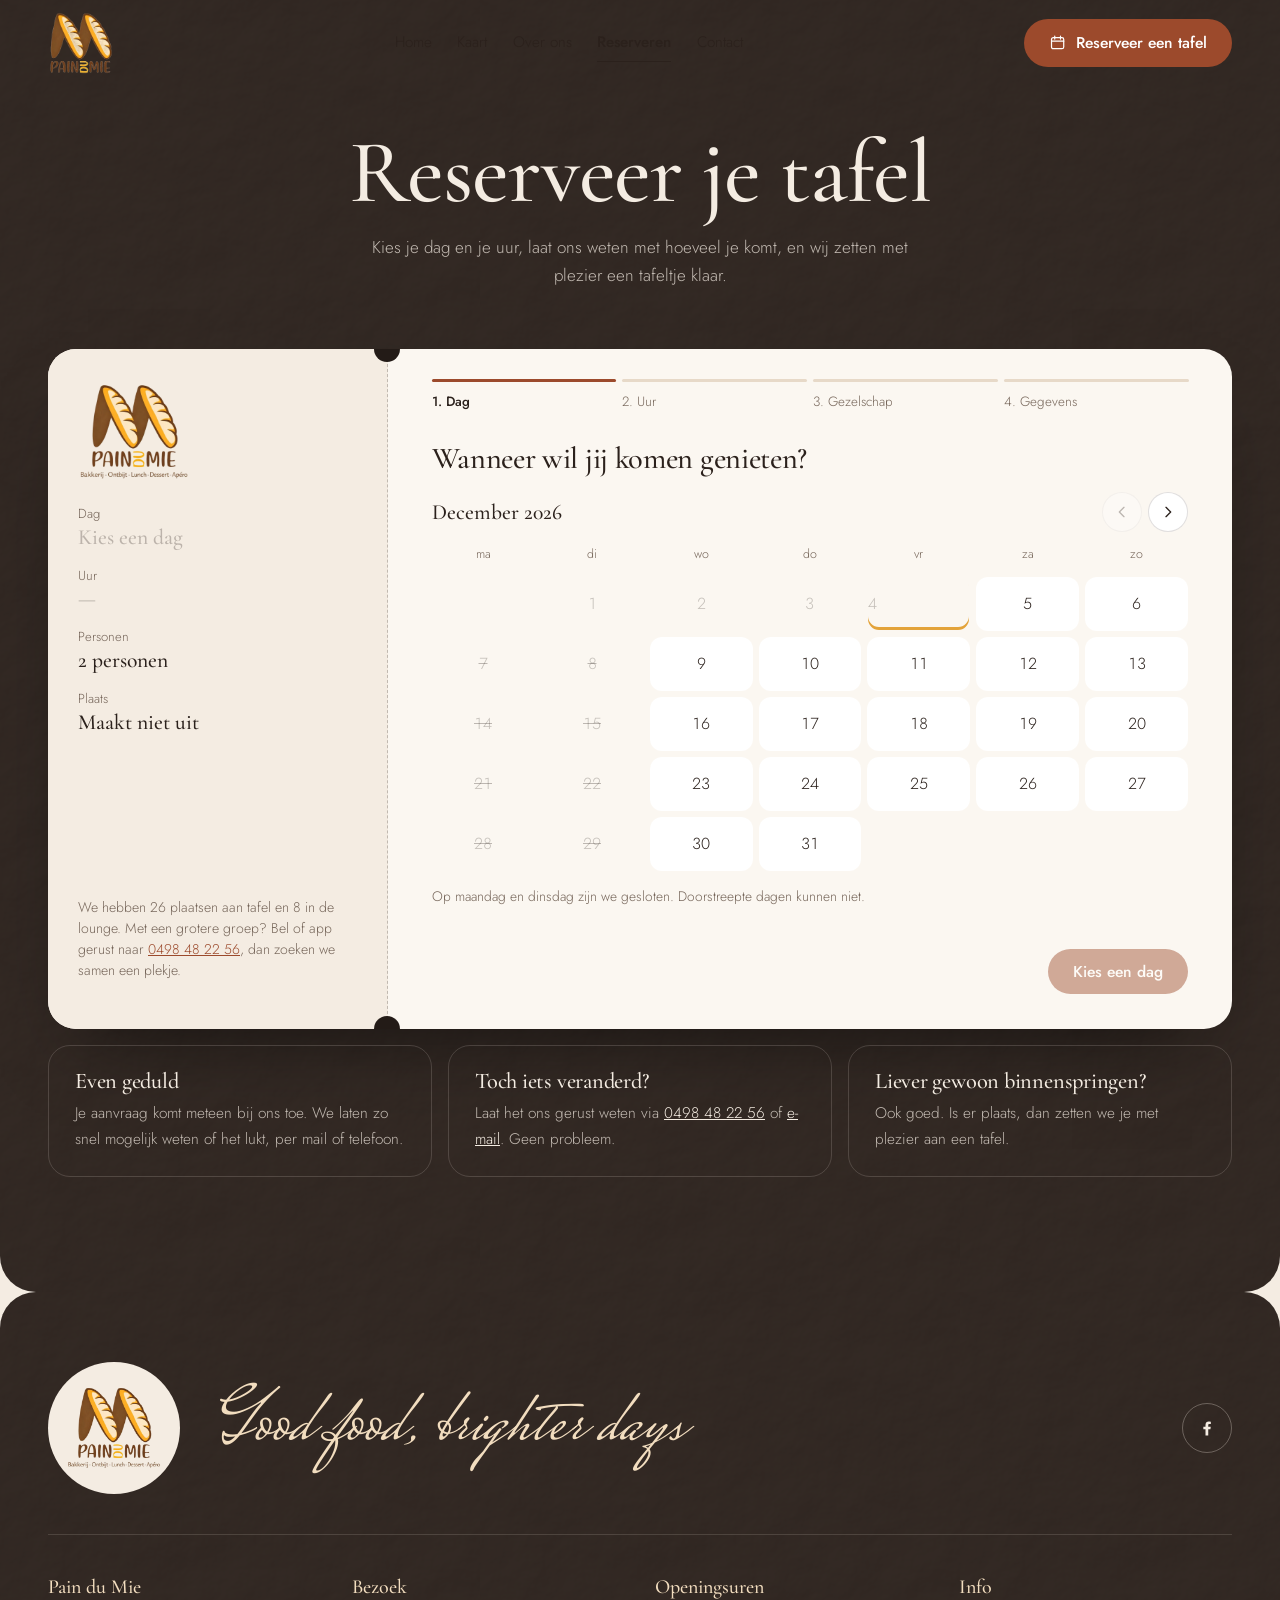
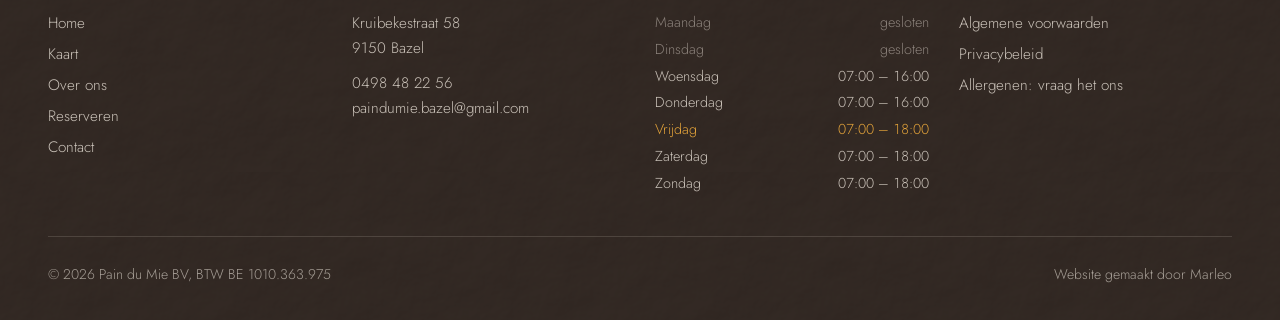
<file: reserveren.html>
<!doctype html>
<html lang="nl-BE"><head>
<meta charset="utf-8">
<meta content="width=device-width, initial-scale=1, viewport-fit=cover" name="viewport">
<title>Reserveer een tafel · Pain du Mie Bazel</title>
<meta content="Reserveer je tafel bij Pain du Mie in Bazel. Kies je dag, je uur en met hoeveel je komt." name="description">
<meta content="#231B17" name="theme-color">
<meta content="website" property="og:type">
<meta content="Pain du Mie" property="og:site_name">
<meta content="Reserveer een tafel · Pain du Mie Bazel" property="og:title">
<meta content="Reserveer je tafel bij Pain du Mie in Bazel. Kies je dag, je uur en met hoeveel je komt." property="og:description">
<meta content="img/counter.jpg" property="og:image">
<meta content="Marleo (marleo.tech)" name="author">
<link href="img/mark.png" rel="icon">
<link as="style" href="assets/css/style.css" rel="preload">
<link href="assets/css/style.css" rel="stylesheet">
</head>
<body class="page-reserveren">
<a class="skip" href="#main">Naar de inhoud</a>
<svg aria-hidden="true" height="0" style="position:absolute" width="0">
<symbol id="i-heart" viewBox="0 0 24 24"><path d="M12 20.3s-7.6-4.6-7.6-10.2A4.3 4.3 0 0 1 12 7.4a4.3 4.3 0 0 1 7.6 2.7c0 5.6-7.6 10.2-7.6 10.2z" fill="none" stroke="currentColor" stroke-linejoin="round" stroke-width="1.8"></path></symbol>
<symbol id="i-cal" viewBox="0 0 24 24"><g fill="none" stroke="currentColor" stroke-linecap="round" stroke-width="1.7"><rect height="15.5" rx="2.5" width="17" x="3.5" y="5"></rect><path d="M3.5 10h17M8 3v4M16 3v4"></path></g></symbol>
<symbol id="i-pin" viewBox="0 0 24 24"><g fill="none" stroke="currentColor" stroke-width="1.7"><path d="M12 21s-7-6.3-7-11.5a7 7 0 0 1 14 0C19 14.7 12 21 12 21z"></path><circle cx="12" cy="9.5" r="2.5"></circle></g></symbol>
<symbol id="i-phone" viewBox="0 0 24 24"><path d="M6.6 3.5h2.6l1.5 4-2 1.3a11 11 0 0 0 6.5 6.5l1.3-2 4 1.5v2.6a2 2 0 0 1-2.2 2A16.5 16.5 0 0 1 4.6 5.7a2 2 0 0 1 2-2.2z" fill="none" stroke="currentColor" stroke-linejoin="round" stroke-width="1.7"></path></symbol>
<symbol id="i-mail" viewBox="0 0 24 24"><g fill="none" stroke="currentColor" stroke-width="1.7"><rect height="13" rx="2.5" width="18" x="3" y="5.5"></rect><path d="M4 7l8 6 8-6"></path></g></symbol>
<symbol id="i-left" viewBox="0 0 24 24"><path d="M15 5l-7 7 7 7" fill="none" stroke="currentColor" stroke-linecap="round" stroke-linejoin="round" stroke-width="2"></path></symbol>
<symbol id="i-right" viewBox="0 0 24 24"><path d="M9 5l7 7-7 7" fill="none" stroke="currentColor" stroke-linecap="round" stroke-linejoin="round" stroke-width="2"></path></symbol>
<symbol id="i-minus" viewBox="0 0 24 24"><path d="M5 12h14" stroke="currentColor" stroke-linecap="round" stroke-width="2"></path></symbol>
<symbol id="i-plus" viewBox="0 0 24 24"><path d="M5 12h14M12 5v14" stroke="currentColor" stroke-linecap="round" stroke-width="2"></path></symbol>
<symbol id="i-x" viewBox="0 0 24 24"><path d="M6 6l12 12M18 6L6 18" stroke="currentColor" stroke-linecap="round" stroke-width="2.2"></path></symbol>
<symbol id="i-search" viewBox="0 0 24 24"><g fill="none" stroke="currentColor" stroke-linecap="round" stroke-width="2"><circle cx="11" cy="11" r="6.5"></circle><path d="M16 16l4.5 4.5"></path></g></symbol>
<symbol id="i-info" viewBox="0 0 24 24"><g fill="none" stroke="currentColor" stroke-linecap="round" stroke-width="1.7"><circle cx="12" cy="12" r="9"></circle><path d="M12 11v6M12 7.5v.2"></path></g></symbol>
<symbol id="i-star" viewBox="0 0 24 24"><path d="M12 3.2l2.6 5.5 6 .8-4.4 4.1 1.1 5.9L12 16.6l-5.3 2.9 1.1-5.9L3.4 9.5l6-.8z" fill="currentColor"></path></symbol>
<symbol id="i-fb" viewBox="0 0 24 24"><path d="M13.5 21v-7.5h2.6l.4-3h-3V8.6c0-.9.3-1.5 1.5-1.5h1.6V4.4a21 21 0 0 0-2.4-.1c-2.4 0-4 1.4-4 4.1v2.1H7.6v3h2.6V21z" fill="currentColor"></path></symbol>
<symbol id="i-ig" viewBox="0 0 24 24"><g fill="none" stroke="currentColor" stroke-width="1.8"><rect height="17" rx="5" width="17" x="3.5" y="3.5"></rect><circle cx="12" cy="12" r="4"></circle><circle cx="17.2" cy="6.8" fill="currentColor" r=".6"></circle></g></symbol>
<symbol id="i-g" viewBox="0 0 24 24"><path d="M20.6 12.2c0-.6-.1-1.2-.2-1.8H12v3.4h4.8a4.1 4.1 0 0 1-1.8 2.7v2.2h2.9c1.7-1.6 2.7-3.9 2.7-6.5z" fill="currentColor"></path><path d="M12 21c2.4 0 4.5-.8 5.9-2.2L15 16.5c-.8.5-1.8.9-3 .9a5.3 5.3 0 0 1-5-3.6H4v2.3A9 9 0 0 0 12 21zM7 13.8a5.4 5.4 0 0 1 0-3.5V8H4a9 9 0 0 0 0 8.1z" fill="currentColor" opacity=".75"></path><path d="M12 6.6c1.3 0 2.5.5 3.4 1.3L18 5.4A9 9 0 0 0 4 8l3 2.3a5.3 5.3 0 0 1 5-3.7z" fill="currentColor" opacity=".55"></path></symbol>
<symbol id="i-cup" viewBox="0 0 24 24"><g fill="none" stroke="currentColor" stroke-linecap="round" stroke-width="1.7"><path d="M4 9h12v5a5 5 0 0 1-5 5H9a5 5 0 0 1-5-5z"></path><path d="M16 10.5h1.5a2.5 2.5 0 0 1 0 5H16M8 3.5c0 1.5 1.5 1.5 1.5 3M12 3.5c0 1.5 1.5 1.5 1.5 3"></path></g></symbol>
<symbol id="i-sofa" viewBox="0 0 24 24"><g fill="none" stroke="currentColor" stroke-linejoin="round" stroke-width="1.7"><path d="M5 11V8a3 3 0 0 1 3-3h8a3 3 0 0 1 3 3v3"></path><path d="M3 12a2 2 0 0 1 4 0v2h10v-2a2 2 0 0 1 4 0v5H3zM6 17v2M18 17v2"></path></g></symbol>
<symbol id="i-wheat" viewBox="0 0 24 24"><g fill="none" stroke="currentColor" stroke-linecap="round" stroke-width="1.7"><path d="M12 21V9"></path><path d="M12 9c-2.5-.5-3.5-2.5-3.5-5 2.5.5 3.5 2.5 3.5 5zM12 9c2.5-.5 3.5-2.5 3.5-5-2.5.5-3.5 2.5-3.5 5zM12 14c-2.5-.5-3.5-2.5-3.5-5 2.5.5 3.5 2.5 3.5 5zM12 14c2.5-.5 3.5-2.5 3.5-5-2.5.5-3.5 2.5-3.5 5z"></path></g></symbol>
<symbol id="i-kid" viewBox="0 0 24 24"><g fill="none" stroke="currentColor" stroke-linecap="round" stroke-width="1.7"><circle cx="12" cy="7" r="3"></circle><path d="M6 20c0-3.3 2.7-6 6-6s6 2.7 6 6"></path></g></symbol>
<symbol id="i-beer" viewBox="0 0 24 24"><g fill="none" stroke="currentColor" stroke-linejoin="round" stroke-width="1.7"><path d="M5 7h11v12a2 2 0 0 1-2 2H7a2 2 0 0 1-2-2z"></path><path d="M16 10h2a2 2 0 0 1 2 2v3a2 2 0 0 1-2 2h-2M5 7a3 3 0 0 1 3-3 3 3 0 0 1 5 0 3 3 0 0 1 3 3M9 11v6M12 11v6"></path></g></symbol>
</svg>
<header class="hdr" id="hdr">
<div class="wrap">
<a aria-label="Pain du Mie, naar de homepagina" class="brand" href="index.html"><img alt="Pain du Mie" height="341" src="img/logo-head.webp" width="360"></a>
<nav aria-label="Hoofdmenu" class="nav">
<a href="index.html">Home</a>
<a href="kaart.html">Kaart</a>
<a href="over-ons.html">Over ons</a>
<a aria-current="page" href="reserveren.html">Reserveren</a>
<a href="contact.html">Contact</a>
</nav>
<div class="hdr-cta">
<a class="btn btn-brick" href="reserveren.html"><svg aria-hidden="true"><use href="#i-cal"></use></svg>Reserveer een tafel</a>
<button aria-controls="drawer" aria-expanded="false" aria-label="Menu openen" class="burger" id="burger"><span></span><span></span></button>
</div>
</div>
</header>
<div aria-hidden="true" class="drawer wall" id="drawer">
<nav aria-label="Mobiel menu">
<a href="index.html">Home</a>
<a href="kaart.html">Kaart</a>
<a href="over-ons.html">Over ons</a>
<a aria-current="page" href="reserveren.html">Reserveren</a>
<a href="contact.html">Contact</a>
</nav>
<div class="d-meta"><span>Kruibekestraat 58, Bazel</span><a href="tel:+32498482256">0498 48 22 56</a></div>
</div>
<main id="main">
<section class="res res-page wall" id="reserveren" style="border-radius:0 0 36px 36px">
<div class="wrap">
<div class="res-head anim-in">
<h1 data-e="t1">Reserveer je tafel</h1>
<p data-e="t2">Kies je dag en je uur, laat ons weten met hoeveel je komt, en wij zetten met plezier een tafeltje klaar.</p>
<p class="res-soon" hidden="" id="resSoon">Reserveren kan vanaf <b data-e="t3">Zaterdag 3 oktober</b>. Daarvóór ben je uiteraard ook welkom, gewoon binnenspringen mag altijd.</p>
</div>
<div class="booker" id="booker">
<aside aria-live="polite" class="ticket">
<img alt="" height="560" src="img/logo.webp" width="640">
<dl>
<div><dt>Dag</dt><dd class="empty" id="tDate">Kies een dag</dd></div>
<div><dt>Uur</dt><dd class="empty" id="tTime">—</dd></div>
<div><dt>Personen</dt><dd id="tPeople">2 personen</dd></div>
<div><dt>Plaats</dt><dd id="tZone">Maakt niet uit</dd></div>
</dl>
<p class="t-foot">We hebben 26 plaatsen aan tafel en 8 in de lounge. Met een grotere groep? Bel of app gerust naar <a href="tel:+32498482256">0498 48 22 56</a>, dan zoeken we samen een plekje.</p>
</aside>
<div class="flow">
<ol aria-label="Stappen" class="steps" id="steps">
<li class="cur"><span>Dag</span></li><li><span>Uur</span></li><li><span>Gezelschap</span></li><li><span>Gegevens</span></li>
</ol>
<div class="pane on" data-pane="0">
<h3>Wanneer wil jij komen genieten?</h3>
<div class="cal-head">
<strong aria-live="polite" id="calMonth"></strong>
<div class="cal-nav">
<button aria-label="Vorige maand" class="icon-btn" id="calPrev" type="button"><svg><use href="#i-left"></use></svg></button>
<button aria-label="Volgende maand" class="icon-btn" id="calNext" type="button"><svg><use href="#i-right"></use></svg></button>
</div>
</div>
<div class="cal" id="cal"></div>
<p class="cal-legend">Op maandag en dinsdag zijn we gesloten. Doorstreepte dagen kunnen niet.</p>
</div>
<div class="pane" data-pane="1">
<h3>En hoe laat?</h3>
<div id="slotWrap"></div>
</div>
<div class="pane" data-pane="2">
<h3>Met hoeveel zijn jullie?</h3>
<span class="field-label" id="lblPeople">Aantal personen</span>
<div aria-labelledby="lblPeople" class="stepper" role="group">
<button aria-label="Eén persoon minder" class="icon-btn" id="pMinus" type="button"><svg><use href="#i-minus"></use></svg></button>
<output aria-live="polite" id="pOut">2</output>
<button aria-label="Eén persoon meer" class="icon-btn" id="pPlus" type="button"><svg><use href="#i-plus"></use></svg></button>
<span class="hint" hidden="" id="pHint">Met meer? Bel of app naar <a class="text-link" href="tel:+32498482256">0498 48 22 56</a>.</span>
</div>
<span class="field-label">Waar zit je het liefst?</span>
<div class="zones">
<button aria-pressed="false" class="zone" data-zone="Tearoom" type="button"><img alt="" src="img/zaal-tafels.jpg"><span>Tearoom<small>Aan tafel, voor ontbijt en lunch</small><small class="z-warn"></small></span></button>
<button aria-pressed="false" class="zone" data-zone="Lounge" type="button"><img alt="" src="img/chairs.jpg"><span>Lounge<small>In de zetels, enkel iets drinken</small><small class="z-warn"></small></span></button>
<button aria-pressed="true" class="zone" data-zone="Maakt niet uit" type="button"><div class="z-any">Verras me</div><span>Maakt niet uit<small>Wij kiezen de beste plek</small><small class="z-warn"></small></span></button>
</div>
<p class="zone-note" hidden="" id="loungeNote">In de lounge kan je enkel iets drinken. Kom je eten, kies dan de tearoom.</p>
<span class="field-label">Waarvoor kom je? (mag je ook openlaten)</span>
<div class="occ" id="occ">
<button aria-pressed="false" class="chip" type="button">Ontbijt</button>
<button aria-pressed="false" class="chip" type="button">Lunch</button>
<button aria-pressed="false" class="chip" type="button">Iets zoets</button>
</div>
</div>
<div class="pane" data-pane="3">
<h3>Op wiens naam zetten we het?</h3>
<div class="form-grid" id="form">
<div class="fld full"><input autocomplete="name" id="fName" placeholder=" " required=""><label for="fName">Naam</label><div class="err">Vul je naam in.</div></div>
<div class="fld"><input autocomplete="tel" id="fPhone" inputmode="tel" placeholder=" " required="" type="tel"><label for="fPhone">Telefoon</label><div class="err">Vul een geldig telefoonnummer in.</div></div>
<div class="fld"><input autocomplete="email" id="fMail" inputmode="email" placeholder=" " required="" type="email"><label for="fMail">E-mail</label><div class="err">Vul een geldig e-mailadres in.</div></div>
<div class="fld full"><textarea id="fNote" placeholder=" "></textarea><label for="fNote">Opmerking, bv. kinderstoel of allergie (optioneel)</label></div>
<input aria-hidden="true" autocomplete="off" class="hp" id="fHp" tabindex="-1">
<label class="check full"><input id="fOk" type="checkbox"> <span>Ik ga akkoord met de <a href="algemene-voorwaarden.html#reservaties" target="_blank">voorwaarden</a> en het <a href="privacy.html" target="_blank">privacybeleid</a>.</span></label>
<div class="form-error full" id="okErr">Vink het vakje aan om je reservatie te versturen.</div>
</div>
</div>
<div class="pane done-pane" data-pane="4">
<svg aria-hidden="true" class="check-anim" fill="none" stroke-linecap="round" stroke-linejoin="round" stroke-width="3" viewBox="0 0 88 88"><circle cx="44" cy="44" r="40"></circle><path d="M28 45l11 11 21-23"></path></svg>
<h3 id="doneTitle">Aanvraag verstuurd</h3>
<p id="doneText"></p>
<div class="btn-row">
<button class="btn btn-brick" id="icsBtn" type="button"><svg aria-hidden="true"><use href="#i-cal"></use></svg>Zet in je agenda</button>
<button class="btn btn-line" id="againBtn" type="button">Nieuwe reservatie</button>
</div>
</div>
<div class="form-error" id="resErr" role="alert"></div>
<div class="flow-foot" id="flowFoot">
<button class="link-back" hidden="" id="backBtn" type="button">Vorige</button>
<button class="btn btn-brick" id="nextBtn" type="button">Kies een dag</button>
</div>
</div>
</div>
<div class="res-info">
<div><h3 data-e="t4">Even geduld</h3><p data-e="t5">Je aanvraag komt meteen bij ons toe. We laten zo snel mogelijk weten of het lukt, per mail of telefoon.</p></div>
<div><h3 data-e="t6">Toch iets veranderd?</h3><p data-e="t7">Laat het ons gerust weten via <a href="tel:+32498482256">0498 48 22 56</a> of <a href="mailto:paindumie.bazel@gmail.com">e-mail</a>. Geen probleem.</p></div>
<div><h3 data-e="t8">Liever gewoon binnenspringen?</h3><p data-e="t9">Ook goed. Is er plaats, dan zetten we je met plezier aan een tafel.</p></div>
</div>
</div>
</section>
</main>
<footer class="ftr wall">
<div class="wrap">
<div class="ftr-top">
<div class="disc"><img alt="Pain du Mie" height="560" loading="lazy" src="img/logo.webp" width="640"></div>
<p class="big script">Good food, brighter days</p>
<div class="socials">
<a aria-label="Pain du Mie op Facebook" data-link="facebook" href="#" rel="noopener" target="_blank"><svg><use href="#i-fb"></use></svg></a>
<a aria-label="Pain du Mie op Instagram" data-link="instagram" href="#" rel="noopener" target="_blank"><svg><use href="#i-ig"></use></svg></a>
<a aria-label="Pain du Mie op Google" data-link="google" href="#" rel="noopener" target="_blank"><svg><use href="#i-g"></use></svg></a>
</div>
</div>
<div class="ftr-cols">
<div><h4>Pain du Mie</h4><ul><li><a href="index.html">Home</a></li>
<li><a href="kaart.html">Kaart</a></li>
<li><a href="over-ons.html">Over ons</a></li>
<li><a href="reserveren.html">Reserveren</a></li>
<li><a href="contact.html">Contact</a></li></ul></div>
<div><h4>Bezoek</h4><p>Kruibekestraat 58<br>9150 Bazel</p><p style="margin-top:10px"><a href="tel:+32498482256">0498 48 22 56</a><br><a href="mailto:paindumie.bazel@gmail.com">paindumie.bazel@gmail.com</a></p></div>
<div><h4>Openingsuren</h4><dl class="ftr-hours" data-hours=""></dl></div>
<div><h4>Info</h4><ul><li><a href="algemene-voorwaarden.html">Algemene voorwaarden</a></li><li><a href="privacy.html">Privacybeleid</a></li><li><a href="kaart.html#desserts">Allergenen: vraag het ons</a></li></ul></div>
</div>
<div class="ftr-bot">
<span>© <span data-year=""></span> Pain du Mie BV, BTW BE 1010.363.975</span>
<a href="https://marleo.tech" rel="noopener" target="_blank">Website gemaakt door Marleo</a>
</div>
</div>
</footer>
<!-- Verborgen formulieren: hierdoor herkent Netlify de reservatie- en contactformulieren.
     Inzendingen verschijnen in het Netlify-dashboard onder "Forms". Niet verwijderen. -->
<div aria-hidden="true" hidden="">
<form data-netlify="true" method="POST" name="reservatie" netlify-honeypot="bot-field">
<input name="form-name" type="hidden" value="reservatie">
<input name="bot-field"><input name="Dag"><input name="Datum"><input name="Uur"><input name="Personen">
<input name="Plaats"><input name="Gelegenheid"><input name="Naam"><input name="Telefoon"><input name="E-mail"><textarea name="Opmerking"></textarea>
</form>
<form data-netlify="true" method="POST" name="contact" netlify-honeypot="bot-field">
<input name="form-name" type="hidden" value="contact">
<input name="bot-field"><input name="Onderwerp"><input name="Naam"><input name="E-mail"><input name="Telefoon"><textarea name="Bericht"></textarea>
</form>
</div>
<div aria-hidden="true" class="pagefx" id="pagefx">
<div class="fx-layer">
<svg class="fx-drip" preserveAspectRatio="none" viewBox="0 0 1200 120"><path d="M0 120V44c40 0 52-26 92-26s44 30 86 30 46-34 88-34 48 38 90 38 46-30 88-30 48 32 90 32 46-34 88-34 48 36 90 36 46-28 88-28 50 24 92 24 44-22 88-22v90z" fill="#FBF3E4"></path></svg>
<div class="fx-mid">
<svg aria-hidden="true" viewBox="0 0 120 120">
<path d="M16 96 60 20l44 76z" fill="#C98B45"></path>
<path d="M27 77h66l6 10H21z" fill="#FBF3E4"></path>
<path d="M35 60h50l5 9H30z" fill="#9C4A2C"></path>
<path d="M44 43h32l5 9H39z" fill="#FBF3E4"></path>
<path d="M16 96h88l-6 11H22z" fill="#8E5321"></path>
<circle cx="60" cy="20" fill="#C2334A" r="9"></circle>
<path d="M60 11c1-5 5-7 9-7" fill="none" stroke="#5F6443" stroke-linecap="round" stroke-width="3"></path>
</svg>
<span>Pain du Mie</span>
</div>
</div>
</div>
<script defer="" src="assets/js/config.js"></script>
<script defer="" src="assets/js/site.js"></script>
<script defer="" src="assets/js/reserve.js"></script>


</body></html>
</file>
<file: assets/css/style.css>
/* =========================================================
   Pain du Mie · stylesheet
   Website door Marleo (marleo.tech)
   ========================================================= */

/* ---------- fonts (self-hosted, geen Google-verbinding) ---------- */
@font-face{font-family:"Cormorant Garamond";font-weight:400;font-style:normal;font-display:swap;src:url([data-uri]) format("woff2")}
@font-face{font-family:"Cormorant Garamond";font-weight:500;font-style:normal;font-display:swap;src:url([data-uri]) format("woff2")}
@font-face{font-family:"Cormorant Garamond";font-weight:600;font-style:normal;font-display:swap;src:url([data-uri]) format("woff2")}
@font-face{font-family:"Cormorant Garamond";font-weight:400;font-style:italic;font-display:swap;src:url([data-uri]) format("woff2")}
@font-face{font-family:"Cormorant Garamond";font-weight:500;font-style:italic;font-display:swap;src:url([data-uri]) format("woff2")}
@font-face{font-family:"Jost";font-weight:300;font-display:swap;src:url([data-uri]) format("woff2")}
@font-face{font-family:"Jost";font-weight:400;font-display:swap;src:url([data-uri]) format("woff2")}
@font-face{font-family:"Jost";font-weight:500;font-display:swap;src:url([data-uri]) format("woff2")}
@font-face{font-family:"Oswald";font-weight:300;font-display:swap;src:url([data-uri]) format("woff2")}
@font-face{font-family:"Oswald";font-weight:400;font-display:swap;src:url([data-uri]) format("woff2")}
@font-face{font-family:"Oswald";font-weight:500;font-display:swap;src:url([data-uri]) format("woff2")}
@font-face{font-family:"Mrs Saint Delafield";font-weight:400;font-display:swap;src:url([data-uri]) format("woff2")}

:root{
  --cream:#F4ECE2; --paper:#FBF7F1; --sand:#E7D9C8;
  --brick:#9C4A2C; --brick-d:#7F3A21;
  --wall:#231B17; --choc:#3A2419;
  --olive:#5F6443;
  --wheat:#E3A33A; --caramel:#C77A33;
  --ink:#2B211C; --muted:#76665A; --line:rgba(43,33,28,.14);
  --serif:"Cormorant Garamond", "Iowan Old Style", Georgia, serif;
  --sans:"Jost", "Avenir Next", "Segoe UI", sans-serif;
  --cond:"Oswald", "Arial Narrow", sans-serif;
  --script:"Mrs Saint Delafield", "Snell Roundhand", cursive;
  --ease:cubic-bezier(.22,.8,.2,1);
  --wrap:min(1240px, 100% - 2*clamp(20px,4vw,48px));
  --plaster:url("data:image/svg+xml,%3Csvg xmlns='http://www.w3.org/2000/svg' width='480' height='480'%3E%3Cfilter id='f'%3E%3CfeTurbulence type='fractalNoise' baseFrequency='.016' numOctaves='5' seed='7' stitchTiles='stitch'/%3E%3CfeDiffuseLighting lighting-color='%23ffffff' surfaceScale='2.6'%3E%3CfeDistantLight azimuth='235' elevation='52'/%3E%3C/feDiffuseLighting%3E%3C/filter%3E%3Crect width='100%25' height='100%25' filter='url(%23f)'/%3E%3C/svg%3E");
  --heartmask:url("data:image/svg+xml,%3Csvg xmlns='http://www.w3.org/2000/svg' viewBox='0 0 24 24' fill='none' stroke='black' stroke-width='2.2' stroke-linejoin='round'%3E%3Cpath d='M12 20.3s-7.6-4.6-7.6-10.2A4.3 4.3 0 0 1 12 7.4a4.3 4.3 0 0 1 7.6 2.7c0 5.6-7.6 10.2-7.6 10.2z'/%3E%3C/svg%3E");
}
*,*::before,*::after{box-sizing:border-box}
html{scroll-behavior:smooth;-webkit-text-size-adjust:100%;scroll-padding-top:90px}
body{margin:0;background:var(--cream);color:var(--ink);font:300 17px/1.65 var(--sans);-webkit-font-smoothing:antialiased;overflow-x:hidden}
img{display:block;max-width:100%}
a{color:inherit}
button{font:inherit;color:inherit;cursor:pointer}
:focus-visible{outline:2px solid var(--wheat);outline-offset:3px;border-radius:4px}
.wrap{width:var(--wrap);margin-inline:auto}
.narrow{width:min(760px,100% - 40px);margin-inline:auto}
.sr{position:absolute!important;width:1px;height:1px;overflow:hidden;clip:rect(0 0 0 0);white-space:nowrap}
.skip{position:absolute;left:12px;top:-60px;z-index:100;background:var(--ink);color:#fff;padding:10px 16px;border-radius:8px;transition:top .2s}
.skip:focus{top:12px}
h1,h2,h3{font-family:var(--serif);font-weight:500;line-height:1.02;margin:0;letter-spacing:-.01em}
h2{font-size:clamp(2.5rem,5.2vw,4.4rem)}
h3{font-size:1.7rem}
p{margin:0 0 1em}
.script{font-family:var(--script);font-weight:400;line-height:1;letter-spacing:0}
.lede{font-size:1.14rem;color:var(--muted);max-width:34em}
.heart{display:inline-block;width:1em;height:1em;vertical-align:-.12em}

.wall{background-color:var(--wall);color:var(--cream);position:relative;isolation:isolate}
.wall::before{content:"";position:absolute;inset:0;background:var(--plaster);background-size:480px;mix-blend-mode:soft-light;opacity:.32;z-index:-1;pointer-events:none;border-radius:inherit}

/* ---------- buttons ---------- */
.btn{display:inline-flex;align-items:center;justify-content:center;gap:.6em;border:0;border-radius:999px;padding:.95em 1.6em;font:500 .98rem/1 var(--sans);text-decoration:none;transition:background .3s var(--ease),color .3s,transform .3s var(--ease),box-shadow .3s;white-space:nowrap}
.btn svg{width:1.1em;height:1.1em;flex:none}
.btn-brick{background:var(--brick);color:#fff}
.btn-brick:hover{background:var(--brick-d)}
.btn-ghost{background:rgba(251,247,241,.92);color:var(--ink)}
.btn-ghost:hover{background:#fff}
.btn-line{background:transparent;color:inherit;box-shadow:inset 0 0 0 1px currentColor}
.btn-line:hover{background:var(--ink);color:var(--cream);box-shadow:inset 0 0 0 1px var(--ink)}
.wall .btn-line:hover,.on-dark .btn-line:hover{background:var(--cream);color:var(--wall);box-shadow:inset 0 0 0 1px var(--cream)}
.btn:active{transform:scale(.97)}
.btn:disabled{opacity:.4;cursor:default}
.btn.busy{pointer-events:none;opacity:.7}
.text-link{color:var(--brick);text-underline-offset:4px}

/* ---------- header ---------- */
.hdr{position:fixed;inset:0 0 auto;z-index:50;transition:background .4s var(--ease),box-shadow .4s,transform .45s var(--ease)}
.hdr .wrap{display:flex;align-items:center;justify-content:space-between;height:86px;gap:24px;transition:height .4s var(--ease)}
.hdr.solid,.hdr.always{background:rgba(244,236,226,.94);backdrop-filter:blur(12px);-webkit-backdrop-filter:blur(12px);box-shadow:0 1px 0 var(--line)}
.hdr.solid .wrap{height:70px}
.hdr.hide{transform:translateY(-100%)}
.brand{display:flex;align-items:center;text-decoration:none}
.brand img{height:62px;width:auto;transition:height .4s var(--ease)}
.hdr.solid .brand img{height:50px}
.nav{display:flex;gap:clamp(14px,2vw,30px);font-size:.95rem}
.nav a{text-decoration:none;position:relative;padding:6px 0}
.nav a::after{content:"";position:absolute;left:0;right:0;bottom:0;height:1px;background:currentColor;transform:scaleX(0);transform-origin:right;transition:transform .45s var(--ease)}
.nav a:hover::after,.nav a[aria-current=page]::after{transform:scaleX(1);transform-origin:left}
.nav a[aria-current=page]{font-weight:500}
.hdr-cta{display:flex;align-items:center;gap:10px}
.burger{display:none;width:46px;height:46px;border-radius:50%;border:1px solid var(--line);background:var(--paper);position:relative}
.burger span{position:absolute;left:14px;right:14px;height:1.5px;background:var(--ink);transition:transform .4s var(--ease),top .4s var(--ease)}
.burger span:first-child{top:19px}.burger span:last-child{top:26px}
.menu-open .burger span:first-child{top:22.5px;transform:rotate(45deg)}
.menu-open .burger span:last-child{top:22.5px;transform:rotate(-45deg)}
.drawer{position:fixed;inset:0;z-index:45;display:flex;flex-direction:column;justify-content:flex-end;padding:110px 28px 40px;clip-path:circle(0 at calc(100% - 44px) 43px);transition:clip-path .7s var(--ease),visibility 0s .7s;visibility:hidden;overflow-y:auto}
.menu-open .drawer{clip-path:circle(150% at calc(100% - 44px) 43px);visibility:visible;transition:clip-path .7s var(--ease)}
.drawer nav a{font:500 clamp(2.2rem,10vw,3.2rem)/1.14 var(--serif);text-decoration:none;display:block;opacity:0;transform:translateY(24px);transition:opacity .5s,transform .6s var(--ease)}
.menu-open .drawer nav a{opacity:1;transform:none}
.drawer nav a[aria-current=page]{color:var(--wheat)}
.drawer nav a:nth-child(2){transition-delay:.04s}.drawer nav a:nth-child(3){transition-delay:.08s}.drawer nav a:nth-child(4){transition-delay:.12s}.drawer nav a:nth-child(5){transition-delay:.16s}.drawer nav a:nth-child(6){transition-delay:.2s}
.drawer .d-meta{margin-top:36px;color:rgba(244,236,226,.7);font-size:.95rem;display:flex;justify-content:space-between;gap:16px;flex-wrap:wrap}
.menu-open .hdr{background:transparent;box-shadow:none;backdrop-filter:none}
.menu-open .hdr .brand img{filter:brightness(0) invert(.93)}

/* ---------- status dot ---------- */
.status-dot{width:9px;height:9px;border-radius:50%;background:#9DB36B;flex:none;animation:pulse 2.4s infinite}
.status-dot.closed{background:#C77B5C;animation:none}
@keyframes pulse{0%{box-shadow:0 0 0 0 rgba(157,179,107,.55)}70%{box-shadow:0 0 0 10px rgba(157,179,107,0)}100%{box-shadow:0 0 0 0 rgba(157,179,107,0)}}

/* ---------- home hero ---------- */
.hero{padding:96px clamp(10px,1.4vw,20px) 0}
.hero-frame{position:relative;height:calc(100svh - 110px);min-height:560px;max-height:960px;border-radius:28px;overflow:hidden;background:var(--wall);clip-path:inset(6% 8% 6% 8% round 28px);animation:frameIn 1.5s var(--ease) .1s forwards}
@keyframes frameIn{to{clip-path:inset(0 0 0 0 round 28px)}}
.hero-frame>img{position:absolute;inset:0;width:100%;height:100%;object-fit:cover;object-position:50% 38%;transform:scale(1.14);animation:imgIn 2.2s var(--ease) .1s forwards}
@keyframes imgIn{to{transform:scale(1.02)}}
.hero-frame::after{content:"";position:absolute;inset:0;background:linear-gradient(180deg,rgba(24,17,13,.86) 0%,rgba(24,17,13,.72) 34%,rgba(24,17,13,.44) 56%,rgba(24,17,13,.12) 74%,rgba(24,17,13,.45) 100%)}
.hero-copy{position:absolute;z-index:2;left:0;right:0;top:clamp(48px,9vh,104px);text-shadow:0 2px 26px rgba(24,17,13,.45);text-align:center;color:var(--cream);padding:0 20px}
.hero h1{font-size:clamp(3.4rem,9.5vw,8.6rem);line-height:.92}
.hero h1 .w{display:inline-block;overflow:hidden;vertical-align:bottom;padding-bottom:.06em}
.hero h1 .w span{display:inline-block;transform:translateY(105%);animation:rise 1.1s var(--ease) forwards}
.hero h1 .w:nth-child(1) span{animation-delay:.6s}.hero h1 .w:nth-child(2) span{animation-delay:.72s}.hero h1 .w:nth-child(3) span{animation-delay:.84s}
@keyframes rise{to{transform:none}}
.hero .script{display:block;font-size:clamp(2.6rem,6.4vw,5.4rem);color:#F2DDBF;margin-top:.05em;clip-path:inset(0 100% 0 0);animation:write 1.6s cubic-bezier(.6,.1,.3,1) 1.25s forwards}
@keyframes write{to{clip-path:inset(0 -5% 0 0)}}
.hero-actions{display:flex;gap:12px;justify-content:center;flex-wrap:wrap;margin-top:28px;opacity:0;transform:translateY(12px);animation:fade .9s var(--ease) 2.1s forwards}
@keyframes fade{to{opacity:1;transform:none}}
.hero-foot{position:absolute;z-index:2;left:28px;bottom:26px;color:var(--cream);display:flex;align-items:center;gap:12px;font-size:.92rem;opacity:0;animation:fade .9s var(--ease) 2.3s forwards}
.seal{position:absolute;z-index:2;right:clamp(18px,3vw,40px);bottom:clamp(18px,3vw,40px);width:clamp(120px,13vw,168px);aspect-ratio:1;border-radius:50%;background:var(--olive);color:var(--cream);display:grid;place-items:center;box-shadow:0 18px 40px -18px rgba(0,0,0,.6);transform:scale(0) rotate(-40deg);animation:seal .9s var(--ease) 2.4s forwards}
@keyframes seal{to{transform:none}}
.seal svg.ring{position:absolute;inset:8px;width:calc(100% - 16px);height:calc(100% - 16px);animation:spin 26s linear infinite}
.seal text{font:500 12.5px var(--sans);letter-spacing:.2em;fill:var(--cream)}
.seal .heart{width:26px;height:26px}
@keyframes spin{to{transform:rotate(360deg)}}

/* ---------- ticker ---------- */
.ticker{overflow:hidden;padding:26px 0;border-bottom:1px solid var(--line)}
.ticker-track{display:flex;width:max-content;animation:tick 55s linear infinite}
.ticker:hover .ticker-track{animation-play-state:paused}
.ticker span{font:italic 400 clamp(1.5rem,2.6vw,2.2rem)/1 var(--serif);padding:0 22px;display:flex;align-items:center;gap:44px;white-space:nowrap}
.ticker span::after{content:"";width:18px;height:18px;background:var(--brick);-webkit-mask:var(--heartmask) center/contain no-repeat;mask:var(--heartmask) center/contain no-repeat}
@keyframes tick{to{transform:translateX(-50%)}}

/* ---------- craving (home) ---------- */
.crave{padding:clamp(80px,10vw,140px) 0;background:var(--choc);color:var(--cream);position:relative;overflow:hidden;isolation:isolate}
.crave::before{content:"";position:absolute;inset:0;background:radial-gradient(60% 50% at 80% 10%,rgba(227,163,58,.18),transparent 70%),radial-gradient(50% 50% at 5% 90%,rgba(156,74,44,.35),transparent 70%);z-index:-1}
.crave-head{display:grid;grid-template-columns:1.05fr .95fr;gap:clamp(30px,5vw,70px);align-items:center;margin-bottom:clamp(40px,6vw,70px)}
.crave h2{font-size:clamp(3rem,7vw,6.2rem);line-height:.9}
.crave h2 .script{display:block;color:var(--wheat);font-size:.62em;margin-top:.25em}
.crave-head p{color:rgba(244,236,226,.78);max-width:28em;margin:0 0 18px}
.plates{position:absolute;inset:0;pointer-events:none;z-index:-1}
.plate{position:absolute;border-radius:50%;overflow:hidden;box-shadow:0 30px 60px -20px rgba(0,0,0,.7),0 0 0 8px rgba(244,236,226,.06)}
.plate img{width:100%;height:100%;object-fit:cover}

/* special cards (home + kaart) */
.specials{display:grid;grid-template-columns:repeat(4,1fr);gap:16px}
.special{--sauce:#3B2218;--sauce2:#5A3526;--crumb:#E9DFD2;position:relative;border-radius:24px;padding:88px 24px 24px;background:var(--paper);color:var(--ink);overflow:hidden;display:flex;flex-direction:column;min-height:340px;transition:transform .5s var(--ease),box-shadow .5s var(--ease)}
.special:hover{transform:translateY(-6px) rotate(-.4deg);box-shadow:0 30px 50px -30px rgba(0,0,0,.55)}
.special .drip{position:absolute;top:0;left:0;width:100%;height:92px;color:var(--sauce)}
.special .drip path{transform-origin:top;transform:scaleY(.25);transition:transform 1.4s cubic-bezier(.3,1.4,.5,1)}
.special.in .drip path,.special:hover .drip path{transform:scaleY(1)}
.special .crumbs{position:absolute;top:10px;left:0;right:0;height:40px;background-image:radial-gradient(circle,var(--crumb) 0 2.2px,transparent 2.6px),radial-gradient(circle,var(--crumb) 0 1.6px,transparent 2px);background-size:26px 18px,19px 23px;background-position:3px 4px,11px 9px;opacity:.9;mix-blend-mode:normal}
.special h3{font:500 1.55rem/1.05 var(--cond);text-transform:uppercase;letter-spacing:.04em;margin-top:18px}
.special p{color:var(--muted);font-size:.98rem;margin:.5em 0 1.2em}
.special .price{margin-top:auto;display:flex;align-items:baseline;justify-content:space-between;gap:12px;padding-top:14px;border-top:1px solid var(--line)}
.special .price small{color:var(--muted);font-size:.85rem}
.special .price b{font:500 2rem/1 var(--serif);font-variant-numeric:lining-nums tabular-nums;display:inline-block}
.special .price b.tick{animation:ticknum .5s var(--ease)}
@keyframes ticknum{0%{transform:translateY(40%);opacity:0}100%{transform:none;opacity:1}}
.special.oreo{--sauce:#2A1B16;--crumb:#F1ECE6}
.special.bueno{--sauce:#8A5A34;--crumb:#F2E2C4}
.special.lotus{--sauce:#B4652A;--crumb:#E9C18E}
.special.pasta{--sauce:#C2334A;--crumb:#F7D7DD}
.special .tag{position:absolute;top:18px;right:18px;z-index:1;background:var(--cream);color:var(--ink);font-size:.78rem;padding:5px 11px;border-radius:999px;font-weight:500}
.qty{display:inline-flex;background:rgba(244,236,226,.12);border:1px solid rgba(244,236,226,.25);border-radius:999px;padding:4px;position:relative}
.qty button{position:relative;z-index:1;border:0;background:none;padding:.6em 1.2em;border-radius:999px;font-size:.95rem;transition:color .35s}
.qty .pill{position:absolute;top:4px;bottom:4px;left:4px;border-radius:999px;background:var(--cream);transition:transform .45s var(--ease),width .45s var(--ease)}
.qty button[aria-pressed=true]{color:var(--ink)}
.light .qty{background:var(--paper);border-color:var(--line)}
.light .qty .pill{background:var(--brick)}
.light .qty button[aria-pressed=true]{color:#fff}
.crave-foot{display:flex;justify-content:space-between;align-items:center;gap:20px;margin-top:34px;flex-wrap:wrap}
.crave-foot p{margin:0;color:rgba(244,236,226,.75)}

/* ---------- welcome ---------- */
.welcome{padding:clamp(80px,11vw,150px) 0 clamp(60px,8vw,110px)}
.welcome-grid{display:grid;grid-template-columns:1.05fr 1.2fr .95fr;gap:clamp(24px,3vw,44px);align-items:stretch}
.welcome h2 .script{display:block;font-size:clamp(3.6rem,6.6vw,5.8rem);line-height:.9;margin-bottom:.25em}
.welcome-text{padding-top:10px}
.welcome-text p{max-width:30em}
.photo{position:relative;border-radius:22px;overflow:hidden;background:var(--sand);margin:0}
.photo img{width:100%;height:100%;object-fit:cover}
.welcome .photo{min-height:520px}
.photo .sig{position:absolute;right:26px;bottom:22px;color:#fff;font-size:clamp(2.2rem,3.4vw,3rem);text-shadow:0 2px 20px rgba(0,0,0,.4);transform:rotate(-8deg)}
.hours{background:var(--paper);border-radius:22px;padding:30px 30px 26px;display:flex;flex-direction:column;border:1px solid var(--line)}
.hours h3{font-size:1.5rem;margin-bottom:6px}
.today{display:flex;align-items:center;gap:10px;font-size:.95rem;color:var(--muted);margin-bottom:18px}
.hours dl{margin:0;display:grid;grid-template-columns:1fr auto;row-gap:8px;font-size:.98rem}
.hours dt,.hours dd{margin:0;padding:2px 0}
.hours dd{text-align:right;font-variant-numeric:tabular-nums}
.hours .is-today{font-weight:500;color:var(--brick)}
.hours .closed-d{color:var(--muted)}
.hours address{font-style:normal;margin-top:auto;padding-top:22px;border-top:1px solid var(--line);font-size:.98rem;display:flex;justify-content:space-between;align-items:flex-end;gap:10px}
.hours .tot{font-size:2.3rem}

/* ---------- day timeline ---------- */
.day{padding:clamp(70px,9vw,130px) 0 40px}
.day-head{display:flex;justify-content:space-between;align-items:flex-end;gap:30px;margin-bottom:clamp(40px,6vw,80px);flex-wrap:wrap}
.day-head p{color:rgba(244,236,226,.72);max-width:28em;margin:0}
.day-grid{display:grid;grid-template-columns:1.1fr 1fr;gap:clamp(30px,5vw,90px)}
.stage{position:sticky;top:96px;height:calc(100svh - 140px);max-height:720px;min-height:480px;border-radius:26px;overflow:hidden}
.stage figure{position:absolute;inset:0;margin:0;opacity:0;transform:scale(1.08);transition:opacity 1s var(--ease),transform 1.6s var(--ease)}
.stage figure.on{opacity:1;transform:none}
.stage img{width:100%;height:100%;object-fit:cover}
.stage::after{content:"";position:absolute;inset:0;background:linear-gradient(180deg,rgba(20,14,11,0) 45%,rgba(20,14,11,.72))}
.clock{position:absolute;z-index:2;left:28px;right:28px;bottom:24px;display:flex;align-items:flex-end;justify-content:space-between;gap:16px}
.clock-time{font:500 clamp(3.4rem,6vw,5.4rem)/.9 var(--serif);font-variant-numeric:lining-nums tabular-nums;color:var(--cream)}
.arc{width:min(46%,210px)}
.arc path.track{stroke:rgba(244,236,226,.28)}
.arc path.done{stroke:var(--wheat)}
.arc circle{fill:var(--wheat)}
.moments{list-style:none;margin:0;padding:0}
.moment{min-height:74vh;display:flex;flex-direction:column;justify-content:center;padding:20px 0;opacity:.28;transition:opacity .6s var(--ease)}
.moment.on{opacity:1}
.moment:first-child{min-height:56vh;justify-content:flex-start;padding-top:8vh}
.moment:last-child{min-height:62vh}
.moment time{font:italic 400 1.35rem var(--serif);color:var(--wheat)}
.moment h3{font-size:clamp(2.6rem,4.4vw,3.8rem);margin:.12em 0 .3em}
.moment p{color:rgba(244,236,226,.8);max-width:26em;font-size:1.06rem}
.moment .m-img{display:none}
.moment a{color:var(--cream);text-underline-offset:4px}

/* ---------- tearoom gallery ---------- */
.tearoom{padding:clamp(80px,10vw,140px) 0}
.tea-grid{display:grid;grid-template-columns:repeat(12,1fr);gap:16px}
.tea-a{grid-column:1/8;aspect-ratio:4/3}
.tea-b{grid-column:8/13;display:flex;flex-direction:column;justify-content:space-between;gap:24px;padding:clamp(28px,3vw,44px);border-radius:22px;background:var(--olive);color:var(--cream)}
.tea-b h2{font-size:clamp(2.3rem,4vw,3.6rem)}
.tea-b p{color:rgba(244,236,226,.84);max-width:26em}
.tea-b ul{list-style:none;padding:0;margin:0;display:grid;grid-template-columns:1fr 1fr;gap:12px 20px;font-size:.98rem}
.tea-b li{display:flex;gap:10px;align-items:center}
.tea-b li svg{width:18px;height:18px;flex:none;opacity:.8}
.tea-c{grid-column:1/5;aspect-ratio:1/1}
.tea-d{grid-column:5/13;aspect-ratio:16/8.2}
.photo .cap{position:absolute;left:20px;bottom:16px;color:#fff;font-size:.92rem;background:rgba(35,27,23,.55);backdrop-filter:blur(6px);padding:6px 14px;border-radius:999px}
.reveal{clip-path:inset(12% 0 0 0 round 22px);transition:clip-path 1.3s var(--ease)}
.reveal img{transform:scale(1.12);transition:transform 1.8s var(--ease)}
.reveal.in{clip-path:inset(0 0 0 0 round 22px)}
.reveal.in img{transform:none}

/* ---------- CTA band ---------- */
.band{margin:0 auto clamp(80px,10vw,140px);width:var(--wrap);background:var(--brick);color:#fff;border-radius:30px;padding:clamp(36px,5vw,64px);display:grid;grid-template-columns:1fr auto;gap:30px;align-items:center;position:relative;overflow:hidden}
.band h2{font-size:clamp(2.2rem,4.4vw,3.8rem)}
.band p{margin:.6em 0 0;color:rgba(255,255,255,.82);max-width:32em}
.band .btn-ghost{color:var(--brick-d)}
.band::after{content:"";position:absolute;right:-60px;top:-60px;width:240px;height:240px;background:rgba(255,255,255,.08);-webkit-mask:var(--heartmask) center/contain no-repeat;mask:var(--heartmask) center/contain no-repeat;transform:rotate(14deg)}

/* ---------- visit ---------- */
.visit{padding:clamp(80px,10vw,140px) 0}
.visit-grid{display:grid;grid-template-columns:1fr 1.25fr;gap:clamp(30px,5vw,80px);align-items:stretch}
.contact-list{display:grid;gap:22px;margin:30px 0}
.contact-list div{display:grid;grid-template-columns:36px 1fr;gap:6px 10px;align-items:start}
.contact-list svg{width:22px;height:22px;margin-top:4px;color:var(--brick)}
.contact-list a{text-decoration:none;border-bottom:1px solid var(--line)}
.contact-list a:hover{border-color:var(--ink)}
.btn-row{display:flex;gap:10px;flex-wrap:wrap}
.map{border-radius:26px;overflow:hidden;min-height:440px;background:var(--sand);position:relative}
.map iframe{position:absolute;inset:0;width:100%;height:100%;border:0;filter:sepia(.2) saturate(.9)}
.map-consent{position:absolute;inset:0;display:grid;place-items:center;text-align:center;padding:30px;background:linear-gradient(rgba(231,217,200,.86),rgba(231,217,200,.94)),url(../../img/lounge.jpg) center/cover}
.map-consent p{max-width:24em;color:var(--muted);font-size:.92rem;margin:12px auto 18px}
.map-consent strong{font:500 1.6rem var(--serif);display:block}
.review{margin-top:16px;display:flex;align-items:center;justify-content:space-between;gap:16px;padding:22px 26px;border-radius:22px;background:var(--paper);border:1px solid var(--line);flex-wrap:wrap;text-decoration:none}
.review .stars{display:flex;gap:4px;color:var(--wheat)}
.review .stars svg{width:22px;height:22px;transition:transform .35s var(--ease)}
.review:hover .stars svg{transform:translateY(-3px) rotate(-8deg)}
.review:hover .stars svg:nth-child(2){transition-delay:.04s}.review:hover .stars svg:nth-child(3){transition-delay:.08s}.review:hover .stars svg:nth-child(4){transition-delay:.12s}.review:hover .stars svg:nth-child(5){transition-delay:.16s}
.review strong{font:500 1.35rem var(--serif);display:block}
.review small{color:var(--muted)}

/* ---------- page hero (subpages) ---------- */
.phero{padding:150px 0 clamp(50px,7vw,90px);position:relative}
.phero h1{font-size:clamp(3.4rem,9vw,7.6rem);line-height:.92}
.phero h1 .script{display:block;font-size:.5em;color:var(--brick);margin-top:.15em}
.phero .lede{margin-top:22px}
.phero-grid{display:grid;grid-template-columns:1.2fr 1fr;gap:clamp(30px,5vw,80px);align-items:end}
.crumb{font-size:.9rem;color:var(--muted);margin-bottom:22px;position:relative;z-index:3}
.crumb a{position:relative;z-index:3}
.crumb a{text-decoration:none}
.crumb a:hover{text-decoration:underline}
.phero .photo{aspect-ratio:5/4}
.anim-in>*{opacity:0;transform:translateY(22px);animation:fade .9s var(--ease) forwards}
.anim-in>*:nth-child(2){animation-delay:.12s}.anim-in>*:nth-child(3){animation-delay:.24s}.anim-in>*:nth-child(4){animation-delay:.36s}

/* =========================================================
   KAART
   ========================================================= */
.k-hero{padding:140px 0 40px;position:relative;overflow:hidden}
.k-hero h1{font:500 clamp(3.8rem,13vw,11rem)/.82 var(--serif);letter-spacing:-.02em}
.k-hero .script{font-size:clamp(2.6rem,5vw,4.4rem);color:var(--brick);display:block;margin:.1em 0 .3em .1em}
.k-hero-grid{display:grid;grid-template-columns:1.3fr 1fr;align-items:center;gap:40px}
.k-plates{position:relative;height:clamp(300px,34vw,440px)}
.k-plates .plate{box-shadow:0 30px 60px -24px rgba(60,30,15,.55),0 0 0 8px var(--paper)}
.k-plates .plate:nth-child(1){width:58%;aspect-ratio:1;right:4%;top:0;animation:float 7s ease-in-out infinite}
.k-plates .plate:nth-child(2){width:38%;aspect-ratio:1;left:2%;bottom:6%;animation:float 8s ease-in-out -2s infinite}
.k-plates .plate:nth-child(3){width:30%;aspect-ratio:1;right:0;bottom:0;animation:float 6s ease-in-out -4s infinite}
@keyframes float{50%{transform:translateY(-12px) rotate(3deg)}}
.k-plates .stick{font-size:.78rem;padding:10px;position:absolute;left:12%;top:8%;background:var(--olive);color:var(--cream);border-radius:50%;width:112px;height:112px;display:grid;place-items:center;text-align:center;font-size:.86rem;line-height:1.25;transform:rotate(-12deg);box-shadow:0 14px 30px -12px rgba(0,0,0,.4)}
.k-plates .stick b{font:500 1.35rem/1 var(--serif);display:block;margin-bottom:2px}

.k-bar{position:sticky;top:0;z-index:30;background:rgba(244,236,226,.95);backdrop-filter:blur(12px);-webkit-backdrop-filter:blur(12px);border-bottom:1px solid var(--line);transition:top .45s var(--ease)}
body.hdr-shown .k-bar{top:70px}
.k-bar .wrap{display:flex;align-items:center;gap:16px;height:72px}
.k-cats{display:flex;gap:4px;overflow-x:auto;scrollbar-width:none;flex:1;position:relative;scroll-behavior:smooth;-webkit-mask:linear-gradient(90deg,#000 90%,transparent);mask:linear-gradient(90deg,#000 90%,transparent);padding-right:30px}
.k-cats::-webkit-scrollbar{display:none}
.k-cats a{flex:none;text-decoration:none;padding:.62em 1.1em;border-radius:999px;font-size:.95rem;transition:background .3s,color .3s;white-space:nowrap}
.k-cats a:hover{background:var(--paper)}
.k-cats a.on{background:var(--ink);color:var(--cream)}
.k-search{position:relative;flex:none;width:250px}
.k-search input{width:100%;border:1px solid var(--line);background:var(--paper);border-radius:999px;padding:.72em 2.6em .72em 2.6em;font:inherit;font-weight:400;font-size:.95rem;color:var(--ink)}
.k-search input::-webkit-search-cancel-button,.k-search input::-webkit-search-decoration{-webkit-appearance:none;appearance:none;display:none}
.k-search input:focus{outline:none;border-color:var(--brick);box-shadow:0 0 0 3px rgba(156,74,44,.14)}
.k-search svg{position:absolute;left:14px;top:50%;width:17px;height:17px;transform:translateY(-50%);color:var(--muted)}
.k-search button{position:absolute;right:6px;top:50%;transform:translateY(-50%);width:30px;height:30px;border-radius:50%;border:0;background:var(--sand);display:none;place-items:center}
.k-search button svg{position:static;transform:none;width:13px;height:13px}
.k-search.has button{display:grid}

.k-sec{padding:clamp(60px,8vw,110px) 0 0;scroll-margin-top:150px}
.k-sec:last-of-type{padding-bottom:clamp(60px,8vw,110px)}
.k-title{display:flex;align-items:flex-end;justify-content:space-between;gap:24px;margin-bottom:clamp(26px,4vw,44px);flex-wrap:wrap}
.k-title h2{font:400 clamp(2.6rem,6vw,5rem)/.95 var(--cond);text-transform:uppercase;letter-spacing:.02em}
.k-title h2 .script{display:block;font-size:.62em;text-transform:none;color:var(--brick);margin-bottom:.1em;letter-spacing:0}
.k-title p{color:var(--muted);max-width:26em;margin:0}

.board{background:var(--paper);border:1px solid var(--line);border-radius:26px;padding:clamp(22px,3vw,40px)}
.board h3{font:500 1.3rem/1.1 var(--cond);text-transform:uppercase;letter-spacing:.06em;display:flex;align-items:center;gap:12px;margin:0 0 6px}
.board h3 small{font:400 .9rem var(--sans);text-transform:none;letter-spacing:0;color:var(--muted)}
.board h3::after{content:"";width:14px;height:14px;background:var(--brick);-webkit-mask:var(--heartmask) center/contain no-repeat;mask:var(--heartmask) center/contain no-repeat;flex:none}
.board .sub{color:var(--muted);font-size:.92rem;margin:0 0 10px}
.board+.board{margin-top:16px}
.boards{display:grid;grid-template-columns:repeat(2,1fr);gap:16px;align-items:start}
.boards.three{grid-template-columns:repeat(3,1fr)}
.boards .board+.board{margin-top:0}
.group+.group{margin-top:28px}

.items{list-style:none;margin:0;padding:0}
.item{display:grid;grid-template-columns:minmax(0,auto) 1fr auto;align-items:baseline;gap:12px;padding:13px 10px;margin:0 -10px;border-radius:12px;position:relative;transition:background .3s}
.item:hover{background:rgba(231,217,200,.45)}
.item+.item{border-top:1px solid var(--line)}
.item:hover+.item,.item:hover{border-top-color:transparent}
.item .n{font:500 1.28rem/1.2 var(--serif)}
.item .n em{font-style:normal;font-family:var(--sans);font-size:.78rem;font-weight:400;color:var(--muted);margin-left:6px;vertical-align:.15em}
.item .l{border-bottom:1.5px dotted rgba(43,33,28,.28);transform:translateY(-5px);min-width:16px}
.item .p{font:500 1.25rem var(--serif);font-variant-numeric:lining-nums tabular-nums;white-space:nowrap}
.item .d{grid-column:1/-1;color:var(--muted);font-size:.93rem;margin-top:-4px;line-height:1.45}
.item mark{background:rgba(227,163,58,.35);color:inherit;border-radius:3px;padding:0 1px}
.item.hidden,.board.hidden,.group.hidden,.k-sec.hidden,.special.hidden,.chip-row.hidden{display:none}

.chips-row{display:flex;flex-wrap:wrap;gap:8px;margin-top:10px}
.topping{display:inline-flex;align-items:center;gap:10px;background:#fff;border:1px solid var(--line);border-radius:999px;padding:.55em .6em .55em 1em;font-size:.98rem;transition:transform .3s var(--ease),border-color .3s}
.topping:hover{transform:translateY(-2px) rotate(-1deg);border-color:var(--brick)}
.topping b{background:var(--cream);border-radius:999px;padding:.2em .7em;font:500 1.05rem var(--serif);font-variant-numeric:tabular-nums}

.note-card{border-radius:22px;padding:24px 26px;background:var(--olive);color:var(--cream);display:flex;gap:18px;align-items:center}
.note-card .script{font-size:2.6rem;color:#F2DDBF;flex:none}
.note-card p{margin:0;color:rgba(244,236,226,.86)}
.note-card.brick{background:var(--brick)}

.k-specials-top{display:flex;justify-content:space-between;align-items:center;gap:16px;flex-wrap:wrap;margin-bottom:18px}
.k-specials-top p{margin:0;color:var(--muted)}
.kinder{margin-top:16px;display:grid;grid-template-columns:auto 1fr auto;gap:22px;align-items:center;border-radius:24px;padding:24px 28px;background:linear-gradient(115deg,#F3E4D2,#F7EDE2 55%,#EEDCC7);border:1px solid var(--line);position:relative;overflow:hidden}
.kinder .badge{background:var(--ink);color:var(--cream);border-radius:999px;padding:.4em .9em;font-size:.82rem;font-weight:500}
.kinder h3{font:500 1.6rem/1 var(--cond);text-transform:uppercase;letter-spacing:.04em}
.kinder p{margin:.35em 0 0;color:var(--muted)}
.kinder .p{font:500 2rem var(--serif)}

/* coffee */
.cup{width:62px;height:62px;position:relative;flex:none}
.cup .steam{position:absolute;bottom:34px;width:6px;height:26px;border-radius:6px;background:linear-gradient(transparent,rgba(118,102,90,.45));filter:blur(2px);animation:steam 2.8s ease-in-out infinite;opacity:0}
.cup .steam:nth-child(1){left:18px}.cup .steam:nth-child(2){left:28px;animation-delay:.9s}.cup .steam:nth-child(3){left:38px;animation-delay:1.8s}
@keyframes steam{0%{transform:translateY(8px) scaleX(1);opacity:0}40%{opacity:1}100%{transform:translateY(-16px) scaleX(1.8);opacity:0}}
.cup svg{position:absolute;bottom:0;left:0;width:62px;height:40px;color:var(--ink)}
.ross{display:flex;align-items:center;gap:14px;margin:4px 0 12px;color:var(--muted);font-size:.92rem}
.ross img{width:54px;height:54px;border-radius:50%;object-fit:cover}
.milk{margin-top:14px;display:flex;justify-content:space-between;align-items:center;gap:10px;background:var(--cream);border-radius:14px;padding:12px 16px;font-size:.95rem}
.milk b{font:500 1.15rem var(--serif);white-space:nowrap}

/* ritchie */
.ritchie{display:grid;grid-template-columns:1fr 1.1fr;gap:clamp(20px,3vw,40px);align-items:center}
.ritchie-img{border-radius:18px;background:#fff;overflow:hidden;padding:10px}
.ritchie-img img{width:100%;transition:transform .6s var(--ease)}
.ritchie-img:hover img{transform:scale(1.04) rotate(-1deg)}
.flav{display:flex;align-items:center;gap:10px}
.flav i{width:12px;height:12px;border-radius:50%;flex:none;box-shadow:inset 0 0 0 1px rgba(0,0,0,.1)}

.beer-note{margin-top:16px;border-radius:16px;background:var(--cream);padding:14px 18px;font-size:.95rem;display:flex;align-items:center;gap:12px}
.beer-note svg{width:22px;height:22px;color:var(--brick);flex:none}
.wine-house{display:grid;grid-template-columns:1fr auto auto;gap:4px 18px;align-items:baseline;padding:4px 0 16px;border-bottom:1px solid var(--line);margin-bottom:6px}
.wine-house .n{font:500 1.28rem var(--serif)}
.wine-house .n small{display:block;font:400 .9rem var(--sans);color:var(--muted)}
.wine-house>span:not(.n){text-align:right;color:var(--muted);font-size:.85rem}
.wine-house b{display:block;font:500 1.25rem var(--serif);color:var(--ink)}

.k-empty{display:none;text-align:center;padding:90px 20px 120px}
.k-empty.show{display:block}
.k-empty strong{font:500 2rem var(--serif);display:block;margin-bottom:8px}
.k-empty p{color:var(--muted)}
.k-empty button{border:0;background:none;color:var(--brick);text-decoration:underline;text-underline-offset:4px;padding:0;font-size:inherit}
.allergy{display:flex;gap:18px;align-items:flex-start;color:var(--muted);font-size:.95rem;border-top:1px solid var(--line);padding-top:26px;margin-top:clamp(50px,6vw,80px)}
.allergy svg{width:24px;height:24px;flex:none;color:var(--brick);margin-top:2px}

/* =========================================================
   RESERVATIE
   ========================================================= */
.res{padding:clamp(70px,9vw,120px) 0;border-radius:36px}
.res-page{padding-top:130px}
.res-head{text-align:center;max-width:720px;margin:0 auto clamp(36px,5vw,60px)}
.res-head h1{font-size:clamp(3rem,7vw,5.6rem);line-height:.95}
.res-head p{color:rgba(244,236,226,.74);margin:18px auto 0;max-width:32em}
.booker{display:grid;grid-template-columns:340px 1fr;background:var(--paper);color:var(--ink);border-radius:28px;overflow:hidden;box-shadow:0 40px 80px -40px rgba(0,0,0,.6)}
.ticket{background:var(--cream);padding:34px 30px;display:flex;flex-direction:column;gap:22px;border-right:1px dashed rgba(43,33,28,.25);position:relative}
.ticket::before,.ticket::after{content:"";position:absolute;right:-13px;width:26px;height:26px;border-radius:50%;background:var(--wall)}
.ticket::before{top:-13px}.ticket::after{bottom:-13px}
.ticket>img{width:112px;height:auto}
.ticket dl{margin:0;display:grid;gap:14px}
.ticket dt{font-size:.82rem;color:var(--muted)}
.ticket dd{margin:0;font:500 1.35rem/1.2 var(--serif);min-height:1.2em}
.ticket dd.empty{color:rgba(43,33,28,.28)}
.ticket dd.flash{animation:flash .6s var(--ease)}
@keyframes flash{0%{color:var(--brick);transform:translateX(-4px)}100%{transform:none}}
.ticket .t-foot{margin-top:auto;font-size:.88rem;color:var(--muted);line-height:1.5}
.ticket .t-foot a{color:var(--brick)}
.flow{padding:30px clamp(22px,3.4vw,46px) 34px;min-height:620px;display:flex;flex-direction:column;min-width:0}
.steps{display:flex;gap:6px;list-style:none;margin:0 0 30px;padding:0;counter-reset:s}
.steps li{flex:1;font-size:.84rem;color:var(--muted);padding-top:12px;position:relative;counter-increment:s}
.steps li::before{content:"";position:absolute;top:0;left:0;right:0;height:3px;border-radius:3px;background:var(--sand)}
.steps li::after{content:"";position:absolute;top:0;left:0;height:3px;border-radius:3px;background:var(--brick);width:0;transition:width .6s var(--ease)}
.steps li.done::after,.steps li.cur::after{width:100%}
.steps li.cur{color:var(--ink);font-weight:500}
.steps li span::before{content:counter(s) ". "}
.pane{display:none;flex:1;flex-direction:column}
.pane.on{display:flex;animation:paneIn .55s var(--ease)}
.pane.back{animation-name:paneBack}
@keyframes paneIn{from{opacity:0;transform:translateX(26px)}}
@keyframes paneBack{from{opacity:0;transform:translateX(-26px)}}
.pane h3{font-size:1.9rem;margin-bottom:18px;outline:none}
.cal-head{display:flex;justify-content:space-between;align-items:center;margin-bottom:12px}
.cal-head strong{font:500 1.35rem var(--serif);text-transform:capitalize}
.cal-nav{display:flex;gap:6px}
.icon-btn{width:40px;height:40px;border-radius:50%;border:1px solid var(--line);background:#fff;display:grid;place-items:center;transition:background .25s,border-color .25s;flex:none}
.icon-btn:hover:not(:disabled){border-color:var(--ink)}
.icon-btn:disabled{opacity:.3;cursor:default}
.icon-btn svg{width:16px;height:16px}
.cal{display:grid;grid-template-columns:repeat(7,minmax(0,1fr));grid-template-rows:auto;grid-auto-rows:clamp(40px,5.4vw,54px);gap:6px}
.cal .dow{font-size:.78rem;color:var(--muted);text-align:center;padding-bottom:6px}
.cal button{height:100%;min-width:0;padding:0;border:1px solid transparent;border-radius:12px;background:#fff;font-variant-numeric:tabular-nums;font-size:1rem;transition:background .25s,color .25s,border-color .25s,transform .25s var(--ease)}
.cal button:hover:not(:disabled){border-color:var(--brick)}
.cal button:disabled{background:transparent;color:rgba(43,33,28,.26);cursor:default}
.cal button.closed-day{text-decoration:line-through;text-decoration-color:rgba(43,33,28,.3)}
.cal button.today{box-shadow:inset 0 -3px 0 var(--wheat)}
.cal button[aria-pressed=true]{background:var(--brick);color:#fff;transform:scale(1.04)}
.cal-legend{margin-top:14px;font-size:.86rem;color:var(--muted)}
.slot-group{margin-bottom:22px}
.slot-group h4{margin:0 0 10px;font:italic 400 1.2rem var(--serif);color:var(--muted)}
.slots{display:grid;grid-template-columns:repeat(auto-fill,minmax(82px,1fr));gap:8px}
.chip{border:1px solid var(--line);background:#fff;border-radius:12px;padding:.8em .4em;font-variant-numeric:tabular-nums;transition:all .25s var(--ease)}
.chip:hover:not(:disabled){border-color:var(--brick)}
.chip[aria-pressed=true]{background:var(--brick);border-color:var(--brick);color:#fff}
.chip:disabled{opacity:.35;text-decoration:line-through;cursor:default}
.empty-msg{padding:22px;border-radius:14px;background:var(--cream);color:var(--muted)}
.field-label{font-size:.9rem;color:var(--muted);margin:0 0 10px;display:block}
.stepper{display:flex;align-items:center;gap:18px;margin-bottom:26px;flex-wrap:wrap}
.stepper output{font:500 3rem/1 var(--serif);min-width:1.6em;text-align:center;font-variant-numeric:tabular-nums}
.stepper .icon-btn{width:52px;height:52px}
.stepper .hint{font-size:.88rem;color:var(--muted)}
.zones{display:grid;grid-template-columns:repeat(3,1fr);gap:10px;margin-bottom:24px}
.zone{position:relative;border:1px solid var(--line);border-radius:16px;background:#fff;padding:0;overflow:hidden;text-align:left;transition:border-color .25s,box-shadow .25s}
.zone img{width:100%;aspect-ratio:16/10;object-fit:cover;filter:saturate(.85);transition:filter .3s}
.zone .z-any{aspect-ratio:16/10;display:grid;place-items:center;background:var(--cream);font:italic 1.5rem var(--serif);color:var(--muted)}
.zone span{display:block;padding:10px 12px 12px;font-size:.95rem}
.zone span small{display:block;color:var(--muted);font-size:.8rem}
.zone[aria-pressed=true]{border-color:var(--brick);box-shadow:0 0 0 1px var(--brick)}
.zone[aria-pressed=true] img{filter:none}
.zone[aria-pressed=true]::after{content:"";position:absolute;top:10px;right:10px;width:24px;height:24px;border-radius:50%;background:var(--brick) url("data:image/svg+xml,%3Csvg xmlns='http://www.w3.org/2000/svg' viewBox='0 0 24 24' fill='none' stroke='white' stroke-width='3' stroke-linecap='round' stroke-linejoin='round'%3E%3Cpath d='M6 12.5l4 4 8-9'/%3E%3C/svg%3E") center/14px no-repeat}
.occ{display:flex;flex-wrap:wrap;gap:8px}
.occ .chip{padding:.62em 1.05em;border-radius:999px}
.form-grid{display:grid;grid-template-columns:1fr 1fr;gap:14px}
.form-grid .full{grid-column:1/-1}
.fld{position:relative}
.fld input,.fld textarea,.fld select{width:100%;border:1px solid var(--line);background:#fff;border-radius:14px;padding:24px 16px 10px;font:inherit;font-weight:400;color:var(--ink);transition:border-color .25s,box-shadow .25s;appearance:none;-webkit-appearance:none}
.fld select{background:#fff url("data:image/svg+xml,%3Csvg xmlns='http://www.w3.org/2000/svg' viewBox='0 0 24 24' fill='none' stroke='%2376665A' stroke-width='2'%3E%3Cpath d='M6 9l6 6 6-6'/%3E%3C/svg%3E") right 14px center/16px no-repeat}
.fld textarea{min-height:110px;resize:vertical}
.fld label{position:absolute;left:17px;top:17px;color:var(--muted);font-size:1rem;pointer-events:none;transition:all .25s var(--ease)}
.fld input:focus,.fld textarea:focus,.fld select:focus{outline:none;border-color:var(--brick);box-shadow:0 0 0 3px rgba(156,74,44,.14)}
.fld input:focus+label,.fld input:not(:placeholder-shown)+label,.fld textarea:focus+label,.fld textarea:not(:placeholder-shown)+label,.fld select+label{top:7px;font-size:.76rem}
.fld .err{display:none;color:#A8321E;font-size:.82rem;margin-top:5px}
.fld.bad input,.fld.bad textarea{border-color:#A8321E}
.fld.bad .err{display:block}
.check{display:flex;gap:10px;align-items:flex-start;font-size:.9rem;color:var(--muted)}
.check input{accent-color:var(--brick);width:18px;height:18px;margin-top:3px;flex:none}
.check a{color:var(--brick)}
.hp{position:absolute!important;left:-9999px!important;width:1px;height:1px;overflow:hidden}
.flow-foot{display:flex;justify-content:space-between;align-items:center;gap:12px;margin-top:auto;padding-top:26px}
.link-back{border:0;background:none;color:var(--muted);text-decoration:underline;text-underline-offset:4px;padding:10px 0}
.link-back[hidden]{display:inline-block;visibility:hidden}
.form-error{display:none;margin-top:16px;padding:14px 16px;border-radius:14px;background:#F6E1DA;color:#7A2715;font-size:.93rem}
.form-error.show{display:block}
.form-error a{color:inherit;font-weight:500}
.done-pane{align-items:center;justify-content:center;text-align:center;gap:10px}
.check-anim{width:88px;height:88px;margin-bottom:10px}
.check-anim circle{stroke:var(--olive);stroke-dasharray:252;stroke-dashoffset:252;animation:draw 1s var(--ease) forwards}
.check-anim path{stroke:var(--olive);stroke-dasharray:60;stroke-dashoffset:60;animation:draw .6s var(--ease) .7s forwards}
@keyframes draw{to{stroke-dashoffset:0}}
.done-pane p{color:var(--muted);max-width:30em}
.done-pane .btn-row{justify-content:center;margin-top:14px}
.res-info{display:grid;grid-template-columns:repeat(3,1fr);gap:16px;margin-top:16px}
.res-info div{border:1px solid rgba(244,236,226,.16);border-radius:22px;padding:24px 26px}
.res-info h3{font-size:1.4rem;margin-bottom:8px}
.res-info p{color:rgba(244,236,226,.74);margin:0;font-size:.96rem}
.res-info a{color:var(--cream)}

/* =========================================================
   OVER ONS
   ========================================================= */
.story{padding:clamp(70px,9vw,130px) 0}
.split{display:grid;grid-template-columns:1fr 1fr;gap:clamp(30px,6vw,100px);align-items:center}
.split+.split{margin-top:clamp(70px,9vw,130px)}
.split.flip>:first-child{order:2}
.split .photo{aspect-ratio:4/5}
.split h2{margin-bottom:22px}
.split p{max-width:32em}
.ticks{list-style:none;padding:0;margin:24px 0 0;display:grid;gap:10px}
.ticks li{display:flex;gap:12px;align-items:baseline}
.ticks li::before{content:"";width:13px;height:13px;flex:none;background:var(--brick);-webkit-mask:var(--heartmask) center/contain no-repeat;mask:var(--heartmask) center/contain no-repeat;transform:translateY(2px)}
.quote{padding:clamp(70px,9vw,120px) 0;text-align:center}
.quote p{font:italic 400 clamp(2rem,4.4vw,3.6rem)/1.15 var(--serif);max-width:20em;margin:0 auto}
.quote .script{font-size:clamp(2.6rem,4vw,3.4rem);color:var(--wheat);display:block;margin-top:20px}
.duo{display:grid;grid-template-columns:1fr 1fr;gap:16px}
.duo .photo{aspect-ratio:4/5}

/* =========================================================
   CONTACT + LEGAL
   ========================================================= */
.contact-grid{display:grid;grid-template-columns:1fr 1.2fr;gap:clamp(30px,5vw,80px);align-items:start;padding-bottom:clamp(70px,9vw,120px)}
.form-card{background:var(--paper);border:1px solid var(--line);border-radius:28px;padding:clamp(24px,3.5vw,44px)}
.form-card h2{font-size:clamp(2rem,3.4vw,2.8rem);margin-bottom:8px}
.form-card>p{color:var(--muted)}
.form-card .form-grid{margin-top:22px}
.form-card .btn{margin-top:18px}
.form-sent{display:none;text-align:center;padding:40px 10px}
.form-sent.show{display:block}
.form-sent h3{font-size:2rem;margin:8px 0}
.form-sent p{color:var(--muted)}
.info-stack{display:grid;gap:16px}
.info-stack .hours{padding:26px}
.socials-row{display:flex;gap:10px;flex-wrap:wrap}
.soc{display:inline-flex;align-items:center;gap:10px;border:1px solid var(--line);border-radius:999px;padding:.7em 1.2em .7em .8em;text-decoration:none;background:var(--paper);transition:border-color .3s,transform .3s var(--ease)}
.soc:hover{border-color:var(--ink);transform:translateY(-2px)}
.soc svg{width:22px;height:22px}

.legal{padding:140px 0 clamp(70px,9vw,120px)}
.legal-grid{display:grid;grid-template-columns:240px 1fr;gap:clamp(30px,6vw,90px);align-items:start}
.legal h1{font-size:clamp(3rem,7vw,5.2rem);line-height:.95;margin-bottom:12px}
.legal .meta{color:var(--muted);font-size:.92rem;margin-bottom:40px}
.toc{position:sticky;top:110px;font-size:.92rem}
.toc strong{display:block;font:500 1.2rem var(--serif);margin-bottom:10px}
.toc ol{list-style:none;padding:0;margin:0;display:grid;gap:2px;counter-reset:t}
.toc a{display:block;text-decoration:none;color:var(--muted);padding:6px 0 6px 14px;border-left:2px solid var(--line);transition:color .25s,border-color .25s}
.toc a:hover,.toc a.on{color:var(--ink);border-color:var(--brick)}
.prose{max-width:44em}
.prose h2{font-size:clamp(1.8rem,3vw,2.3rem);margin:52px 0 14px;scroll-margin-top:110px}
.prose h2:first-of-type{margin-top:0}
.prose h3{font-size:1.35rem;margin:26px 0 8px}
.prose p,.prose li{color:#43362E}
.prose ul{padding-left:1.2em;margin:0 0 1em}
.prose li{margin-bottom:.4em}
.prose a{color:var(--brick);text-underline-offset:3px}
.prose .card{background:var(--paper);border:1px solid var(--line);border-radius:18px;padding:20px 24px;margin:18px 0}
.prose .card p{margin:0}
.prose table{width:100%;border-collapse:collapse;margin:14px 0 22px;font-size:.95rem}
.prose th,.prose td{text-align:left;padding:12px 10px;border-bottom:1px solid var(--line);vertical-align:top}
.prose th{font-weight:500;background:var(--paper)}
.table-scroll{overflow-x:auto}

/* ---------- footer ---------- */
.ftr{padding:70px 0 34px;border-radius:36px 36px 0 0}
.ftr-top{display:grid;grid-template-columns:auto 1fr auto;gap:40px;align-items:center;padding-bottom:40px;border-bottom:1px solid rgba(244,236,226,.14)}
.disc{width:132px;height:132px;border-radius:50%;background:var(--cream);display:grid;place-items:center}
.disc img{width:96px;height:auto}
.ftr .big{font-size:clamp(3rem,6vw,5rem);color:#F2DDBF;margin:0}
.socials{display:flex;gap:10px}
.socials a{width:50px;height:50px;border-radius:50%;border:1px solid rgba(244,236,226,.3);display:grid;place-items:center;transition:background .3s,color .3s,border-color .3s}
.socials a:hover{background:var(--cream);color:var(--wall);border-color:var(--cream)}
.socials svg{width:20px;height:20px}
.ftr-cols{display:grid;grid-template-columns:repeat(4,1fr);gap:30px;padding:40px 0;border-bottom:1px solid rgba(244,236,226,.14);font-size:.95rem}
.ftr-cols h4{font:500 1.25rem var(--serif);margin:0 0 12px;color:#F2DDBF}
.ftr-cols ul{list-style:none;margin:0;padding:0;display:grid;gap:6px}
.ftr-cols a{text-decoration:none;color:rgba(244,236,226,.78)}
.ftr-cols a:hover{color:var(--cream)}
.ftr-cols p{margin:0;color:rgba(244,236,226,.78)}
.ftr-bot{display:flex;justify-content:space-between;gap:20px;flex-wrap:wrap;padding-top:26px;padding-bottom:env(safe-area-inset-bottom);font-size:.88rem;color:rgba(244,236,226,.6)}
.ftr-bot a{text-decoration:none}
.ftr-bot a:hover{color:var(--cream)}
.m-cta{display:none}

/* =========================================================
   RESPONSIVE
   ========================================================= */
@media (max-width:1180px){
  .specials{grid-template-columns:repeat(2,1fr)}
  .boards.three{grid-template-columns:repeat(2,1fr)}
}
@media (max-width:1080px){
  .welcome-grid{grid-template-columns:1fr 1fr}
  .welcome-text{grid-column:1/-1}
  .welcome .photo{min-height:440px}
  .booker{grid-template-columns:1fr}
  .ticket{border-right:0;border-bottom:1px dashed rgba(43,33,28,.25);flex-direction:row;flex-wrap:wrap;align-items:center;padding:22px 24px;gap:14px 26px}
  .ticket::before,.ticket::after{display:none}
  .ticket>img{width:74px}
  .ticket dl{grid-template-columns:repeat(4,auto);gap:4px 22px;flex:1}
  .ticket dd{font-size:1.1rem}
  .ticket .t-foot{display:none}
  .legal-grid{grid-template-columns:1fr}
  .toc{position:static;background:var(--paper);border:1px solid var(--line);border-radius:18px;padding:20px 22px}
  .ftr-cols{grid-template-columns:1fr 1fr}
}
@media (max-width:980px){
  .nav,.hdr-cta .btn{display:none}
  .burger{display:block}
  body.hdr-shown .k-bar{top:70px}
}
@media (max-width:900px){
  .day-grid{grid-template-columns:1fr}
  .stage{display:none}
  .moment,.moment:first-child,.moment:last-child{min-height:0;opacity:1;padding:0 0 56px}
  .moment .m-img{display:block;border-radius:20px;overflow:hidden;aspect-ratio:4/3;margin-bottom:22px}
  .moment .m-img img{width:100%;height:100%;object-fit:cover}
  .visit-grid,.split,.contact-grid,.phero-grid,.k-hero-grid,.crave-head,.ritchie{grid-template-columns:1fr}
  .split.flip>:first-child{order:0}
  .tea-a,.tea-b,.tea-c,.tea-d{grid-column:1/-1}
  .tea-c{aspect-ratio:4/3}
  .boards{grid-template-columns:1fr}
  .boards.three{grid-template-columns:1fr}
  .res-info{grid-template-columns:1fr}
  .band{grid-template-columns:1fr}
  .ftr-top{grid-template-columns:1fr;justify-items:start}
  .k-hero{padding-top:120px}
  .k-plates{height:300px;max-width:440px}
  .k-bar .wrap{flex-wrap:wrap;height:auto;padding:10px 0;gap:8px}
  .k-search{width:100%;order:-1}
  .k-cats{flex:1 1 100%}
  .m-cta{display:flex;position:fixed;z-index:40;left:14px;right:14px;bottom:calc(14px + env(safe-area-inset-bottom));box-shadow:0 14px 30px -10px rgba(0,0,0,.45);transform:translateY(160%);transition:transform .5s var(--ease)}
  .m-cta.show{transform:none}
  .plates{display:none}
}
@media (max-width:640px){
  .stack{--of:.56}
  .stack-inner{height:240px}
  body{font-size:16px}
  .hero{padding-top:84px}
  .hero-frame{height:calc(100svh - 96px);min-height:540px;border-radius:22px}
  .hero-frame>img{object-position:46% 40%}
  .hero-foot{left:18px;bottom:18px;max-width:58%;font-size:.84rem}
  .seal{width:96px;right:14px;bottom:14px}
  .seal text{font-size:13.5px}
  .seal .heart{width:20px;height:20px}
  .welcome-grid{grid-template-columns:1fr}
  .welcome .photo{min-height:380px}
  .specials{display:flex;overflow-x:auto;scroll-snap-type:x mandatory;gap:12px;margin-right:calc(-1*(100vw - 100%)/2);padding:0 20px 14px 0;scrollbar-width:none}
  .specials::-webkit-scrollbar{display:none}
  .special{flex:0 0 80%;scroll-snap-align:start;min-height:320px}
  .special:hover{transform:none}
  .zones{grid-template-columns:1fr 1fr}
  .zones .zone:last-child{grid-column:1/-1}
  .zones .zone:last-child .z-any{aspect-ratio:auto;padding:16px}
  .form-grid{grid-template-columns:1fr}
  .flow{padding:24px 18px 26px;min-height:0}
  .steps li{font-size:0;padding-top:0}
  .ticket dl{grid-template-columns:1fr 1fr}
  .res,.day{border-radius:26px}
  .item{grid-template-columns:1fr auto;gap:10px}
  .item .l{display:none}
  .item .n{font-size:1.18rem}
  .item .p{font-size:1.18rem}
  .kinder{grid-template-columns:1fr auto;gap:10px 16px;padding:22px}
  .kinder .badge{grid-column:1/-1;justify-self:start}
  .wine-house{grid-template-columns:1fr auto auto}
  .note-card{flex-direction:column;align-items:flex-start;gap:6px}
  .duo{grid-template-columns:1fr}
  .ftr-cols{grid-template-columns:1fr}
  .phero{padding-top:120px}
  .legal{padding-top:120px}
}
@media (prefers-reduced-motion:reduce){
  *,*::before,*::after{animation-duration:.01ms!important;animation-delay:0s!important;animation-iteration-count:1!important;transition-duration:.01ms!important}
  .hero-frame{clip-path:none}.hero-frame>img{transform:none}
  .hero h1 .w span{transform:none}.hero .script{clip-path:none}
  .reveal{clip-path:none}.reveal img{transform:none}
  .anim-in>*{opacity:1;transform:none}
}
@media print{.hdr,.drawer,.m-cta,.k-bar,.ftr{display:none}.k-sec{padding-top:20px}}
[data-s].hidden{display:none!important}
.ftr-hours{display:grid;grid-template-columns:auto auto;gap:3px 16px;margin:0;color:rgba(244,236,226,.78);font-size:.9rem}
.ftr-hours dt,.ftr-hours dd{margin:0}
.ftr-hours dd{text-align:right;font-variant-numeric:tabular-nums}
.ftr-hours .is-today{color:var(--wheat)}
.ftr-hours .closed-d{color:rgba(244,236,226,.45)}

.item .n,.kinder .n,.wine-house .n{font-variant-numeric:lining-nums}
.hero-sub{max-width:30em;margin:18px auto 0;color:rgba(244,236,226,.9);font-size:1.05rem}
.hero-tag{margin:22px 0 0;font:italic 400 1.15rem var(--serif);color:rgba(242,221,191,.85);opacity:0;animation:fade .9s var(--ease) 2.2s forwards}
.moment .wink{color:var(--wheat);font-size:1rem;margin-top:-.2em}
.moment .wink a{color:var(--wheat)}
.moment time{text-transform:none;font-style:normal;font-family:var(--sans);font-size:.82rem;letter-spacing:.16em;text-transform:uppercase}
.res-soon{margin-top:18px;display:inline-block;background:rgba(244,236,226,.1);border:1px solid rgba(244,236,226,.25);border-radius:999px;padding:.7em 1.4em;font-size:.95rem;color:var(--cream)}
.res-soon b{font-weight:500;color:var(--wheat)}
@media (max-width:640px){.hero-sub{font-size:.98rem;margin-top:14px}.hero-tag{font-size:1rem}}
.item.noprice{grid-template-columns:1fr}
.item.noprice .l{display:none}
.combo{display:flex;align-items:center;justify-content:space-between;gap:18px;border-radius:24px;padding:22px 26px;margin-bottom:16px;background:linear-gradient(115deg,#F3E4D2,#F7EDE2 55%,#EEDCC7);border:1px solid var(--line)}
.combo .badge{display:inline-block;background:var(--ink);color:var(--cream);border-radius:999px;padding:.35em .85em;font-size:.78rem;font-weight:500;margin-bottom:8px}
.combo h3{font:500 1.35rem/1.15 var(--cond);text-transform:uppercase;letter-spacing:.03em;margin:0}
.combo .p{font:500 2rem var(--serif);white-space:nowrap}
.week{display:flex;justify-content:space-between;align-items:baseline;gap:12px;margin-top:14px;padding-top:14px;border-top:1px solid var(--line)}
.week .n{font:500 1.28rem var(--serif)}
.week .p2{color:var(--muted);font-size:.9rem;white-space:nowrap}
@media (max-width:640px){.combo{flex-direction:column;align-items:flex-start;gap:8px}.combo .p{font-size:1.6rem}}
.zone .z-warn{color:var(--brick);font-weight:500}
.zone .z-warn:empty{display:none}
.zone.off{opacity:.5;cursor:not-allowed}
.zone.off img,.zone.off .z-any{filter:grayscale(.6) saturate(.5)}
.zone-note{margin:-10px 0 22px;font-size:.9rem;color:var(--muted);display:flex;gap:8px;align-items:flex-start}

/* =========================================================
   3D — schotelstapel, kantelende kaarten en diepte in de hero
   ========================================================= */

/* hero: beeld, tekst en zegel bewegen elk op hun eigen diepte */
.hero-frame>img{translate:var(--sx,0) var(--sy,0)}
.hero-copy{translate:var(--cx,0) 0}
.seal{translate:var(--zx,0) var(--zy,0)}

/* 3D-stapel: getekende pannenkoeken die zich opbouwen tijdens het scrollen */
.stack{position:relative;height:clamp(300px,32vw,430px);perspective:900px;perspective-origin:50% 46%;--sp:0}
.stack-inner{position:absolute;inset:0;transform-style:preserve-3d;transform:rotateX(calc(var(--rx,58)*1deg)) rotateZ(calc(var(--ry,-8)*1deg));transition:transform .6s var(--ease)}
.stack::before{content:"";position:absolute;left:50%;top:54%;width:78%;aspect-ratio:1;translate:-50% -50%;border-radius:50%;
  background:radial-gradient(circle,rgba(227,163,58,.26),transparent 66%);filter:blur(16px)}
.ck{position:absolute;left:50%;top:50%;width:64%;aspect-ratio:1;border-radius:50%;
  background:radial-gradient(circle at 38% 32%, #E7B267 0%, #D9954A 42%, #B8712F 72%, #8E5321 100%);
  box-shadow:0 13px 0 -2px #7A451B, 0 20px 26px -12px rgba(0,0,0,.55), inset 0 -7px 16px rgba(122,69,27,.55), inset 0 5px 12px rgba(255,225,180,.32);
  --t:clamp(0, calc((var(--sp) - var(--st)) / .2), 1);
  opacity:var(--t);
  transform:translate(-50%,-50%) translateZ(calc(var(--h)*1px)) translateY(calc((1 - var(--t)) * -150px)) rotate(calc((1 - var(--t)) * -20deg)) scale(calc(var(--s) + (1 - var(--t))*.25))}
.ck:nth-of-type(1){--h:0;--s:1.06;--st:0}
.ck:nth-of-type(2){--h:24;--s:1;--st:.16}
.ck:nth-of-type(3){--h:48;--s:.95;--st:.32}
.ck:nth-of-type(4){--h:72;--s:.9;--st:.48}
.ck-top{position:absolute;left:50%;top:50%;width:64%;aspect-ratio:1;translate:-50% -50%;transform:translateZ(76px);pointer-events:none;
  opacity:clamp(0, calc((var(--sp) - .62) / .18), 1)}
.ck-top .syr{position:absolute;inset:0;overflow:visible}
.ck-top .syr path{fill:#8B4A16;transform-origin:50% 0;transform:scaleY(clamp(0, calc((var(--sp) - .62) / .22), 1))}
.ck-butter{position:absolute;left:50%;top:30%;width:17%;aspect-ratio:1/.72;translate:-50% -50%;border-radius:4px;
  background:linear-gradient(160deg,#FFF0C4,#F4D380);box-shadow:0 4px 0 #E0BC62, 0 8px 12px rgba(0,0,0,.3);
  transform:translateZ(12px) rotate(-8deg) scale(clamp(0, calc((var(--sp) - .8) / .16), 1))}
.ck-steam{position:absolute;left:50%;bottom:58%;width:36%;height:44%;translate:-50% 0;transform:rotateX(-58deg) translateZ(96px);pointer-events:none;
  opacity:clamp(0, calc((var(--sp) - .86) / .14), 1)}
.ck-steam path{fill:none;stroke:rgba(244,236,226,.7);stroke-width:6;stroke-linecap:round;stroke-dasharray:120;stroke-dashoffset:120;
  animation:steamUp 2.2s ease-in-out var(--sd) infinite}
.ring3d{position:absolute;left:50%;top:50%;width:clamp(310px,34vw,460px);aspect-ratio:1;translate:-50% -50%;
  transform:translateZ(-40px);animation:spin 26s linear infinite;opacity:calc(var(--sp)*.8);pointer-events:none}
.ring3d text{font:500 13px var(--sans);letter-spacing:.36em;fill:rgba(244,236,226,.58)}
.stack .tagline{position:absolute;left:0;bottom:2px;z-index:2;font:italic 400 1.05rem var(--serif);color:rgba(244,236,226,.7);opacity:calc(var(--sp) - .1)}

/* kantelende specials */
.special{transform-style:preserve-3d;transition:transform .45s var(--ease),box-shadow .45s var(--ease)}
.tilt-on{transform:perspective(900px) rotateX(calc(var(--tx,0)*1deg)) rotateY(calc(var(--ty,0)*1deg)) translateY(-8px) scale(1.015)!important;box-shadow:0 40px 60px -34px rgba(0,0,0,.65)}
.special>*{transform-style:preserve-3d}
.tilt-on .drip{transform:translateZ(22px)}
.tilt-on .crumbs{transform:translateZ(30px)}
.tilt-on h3{transform:translateZ(26px)}
.tilt-on p{transform:translateZ(14px)}
.tilt-on .price{transform:translateZ(32px)}
.tilt-on .tag{transform:translateZ(46px)}
.special .drip,.special .crumbs,.special h3,.special p,.special .price,.special .tag{transition:transform .45s var(--ease)}
.special .shine{position:absolute;inset:0;border-radius:inherit;pointer-events:none;opacity:0;transition:opacity .4s;
  background:radial-gradient(38% 38% at var(--mx,50%) var(--my,50%),rgba(255,255,255,.5),transparent 70%);mix-blend-mode:soft-light}
.tilt-on .shine{opacity:1}

@media (hover:none){.tilt-on{transform:none!important}.stack-inner{transform:none}}
@media (max-width:900px){
  .stack{height:auto;max-width:420px;margin-inline:auto;display:flex;flex-direction:column;--of:.72}
  .stack-inner{position:relative;height:270px}
  .stack::before{top:42%}
  .stack .tagline{position:static;order:2;margin-top:10px;transform:none;text-align:center;opacity:.8}
}
@media (prefers-reduced-motion:reduce){
  .plate3d img{animation:none}
  .plate3d{transform:translate(-50%,-50%) translate3d(calc(var(--x)*var(--of,1)*1px),calc(var(--y)*var(--of,1)*1px),0) rotate(calc(var(--rot)*1deg))}
  .stack .tagline{opacity:.8}
}

/* =========================================================
   3D-INTRO — volledig getekend: een stapel pannenkoeken, siroop en stoom
   ========================================================= */
.intro{position:fixed;inset:0;z-index:200;display:grid;place-items:center;background:var(--wall);
  perspective:820px;perspective-origin:50% 44%;overflow:hidden}
.intro::before{content:"";position:absolute;inset:0;background:var(--plaster);background-size:480px;mix-blend-mode:soft-light;opacity:.28}
.intro::after{content:"";position:absolute;left:50%;top:52%;width:min(130vw,1000px);aspect-ratio:1;translate:-50% -50%;
  background:radial-gradient(circle,rgba(227,163,58,.22),transparent 60%);filter:blur(30px);opacity:0;animation:glow 2.4s var(--ease) .35s forwards}
@keyframes glow{45%{opacity:1}100%{opacity:.25}}
.intro.gone{animation:introOut .55s var(--ease) forwards}
@keyframes introOut{to{opacity:0}}

/* de stapel */
.pk-stage{position:relative;width:min(70vw,420px);height:min(70vw,420px);transform-style:preserve-3d;
  animation:pkDive 2.85s cubic-bezier(.5,0,.45,1) forwards}
@keyframes pkDive{
  0%  {transform:rotateX(70deg) rotateZ(-26deg) scale(.8)}
  40% {transform:rotateX(70deg) rotateZ(0deg)   scale(1)}
  56% {transform:rotateX(64deg) rotateZ(4deg)   scale(1.05)}
  78% {transform:rotateX(30deg) rotateZ(2deg)   scale(1.5)}
  100%{transform:rotateX(0deg)  rotateZ(0deg)   scale(3.2)}
}
/* elke pannenkoek: een getekende schijf met een dikke rand */
.pk{position:absolute;left:50%;top:50%;width:72%;aspect-ratio:1;border-radius:50%;opacity:0;
  background:radial-gradient(circle at 38% 32%, #E7B267 0%, #D9954A 42%, #B8712F 72%, #8E5321 100%);
  box-shadow:0 14px 0 -2px #7A451B, 0 22px 30px -12px rgba(0,0,0,.6), inset 0 -8px 18px rgba(122,69,27,.6), inset 0 6px 14px rgba(255,225,180,.35);
  transform-style:preserve-3d;
  animation:pkDrop .85s cubic-bezier(.18,1.55,.4,1) var(--d) forwards}
@keyframes pkDrop{
  0%  {opacity:0;transform:translate(-50%,-50%) translateZ(calc(var(--h)*1px + 460px)) scale(1.3) rotate(-18deg)}
  55% {opacity:1}
  100%{opacity:1;transform:translate(-50%,-50%) translateZ(calc(var(--h)*1px)) scale(var(--s,1)) rotate(0deg)}
}
.pk:nth-of-type(1){--h:0;--s:1.06;--d:.05s}
.pk:nth-of-type(2){--h:26;--s:1;--d:.22s}
.pk:nth-of-type(3){--h:52;--s:.95;--d:.39s}
.pk:nth-of-type(4){--h:78;--s:.9;--d:.56s}
/* boterklontje en siroop op de bovenste */
.pk-top{position:absolute;left:50%;top:50%;width:72%;aspect-ratio:1;translate:-50% -50%;transform:translateZ(80px);pointer-events:none}
.pk-syrup{position:absolute;inset:0;overflow:visible}
.pk-syrup path{fill:#8B4A16;transform-origin:50% 0;transform:scaleY(0);animation:pour .9s cubic-bezier(.4,0,.3,1) .95s forwards}
@keyframes pour{to{transform:scaleY(1)}}
.pk-butter{position:absolute;left:50%;top:30%;width:17%;aspect-ratio:1/.72;translate:-50% -50%;border-radius:4px;
  background:linear-gradient(160deg,#FFF0C4,#F4D380);box-shadow:0 4px 0 #E0BC62, 0 8px 12px rgba(0,0,0,.35);
  opacity:0;transform:translateZ(14px) rotate(-8deg) scale(.4);animation:butter .7s cubic-bezier(.2,1.6,.4,1) 1.35s forwards}
@keyframes butter{to{opacity:1;transform:translateZ(14px) rotate(-8deg) scale(1)}}
/* stoom */
.pk-steam{position:absolute;left:50%;bottom:60%;width:38%;height:44%;translate:-50% 0;transform:rotateX(-70deg) translateZ(60px);pointer-events:none}
.pk-steam path{fill:none;stroke:rgba(244,236,226,.72);stroke-width:6.5;stroke-linecap:round;stroke-dasharray:120;stroke-dashoffset:120;
  animation:steamUp 2.1s ease-in-out var(--sd) infinite}
@keyframes steamUp{0%{stroke-dashoffset:120;opacity:0}20%{opacity:1}70%{opacity:.85}100%{stroke-dashoffset:-120;opacity:0}}
/* draaiende tekstring rond de stapel */
.pk-ring{position:absolute;left:50%;top:50%;width:112%;aspect-ratio:1;translate:-50% -50%;transform:translateZ(-14px);animation:spin 22s linear infinite;opacity:0;animation-delay:0s,.6s}
.pk-ring{animation:spin 22s linear infinite, fade .8s var(--ease) .7s forwards}
.pk-ring text{font:500 14px var(--sans);letter-spacing:.4em;fill:rgba(244,236,226,.5)}

.intro-word{position:absolute;left:50%;top:15%;translate:-50% 0;z-index:2;text-align:center;color:var(--cream);width:90%}
.intro-word b{display:block;font:500 clamp(2.4rem,7vw,4.6rem)/1 var(--serif);letter-spacing:-.01em;overflow:hidden}
.intro-word b span{display:block;transform:translateY(105%);animation:rise .9s var(--ease) 1.5s forwards}
.intro-word i{display:block;font-family:var(--script);font-style:normal;font-size:clamp(1.8rem,4.6vw,3rem);color:#F2DDBF;margin-top:.1em;
  clip-path:inset(0 100% 0 0);animation:write 1.1s cubic-bezier(.6,.1,.3,1) 1.95s forwards}
.intro-word.out{animation:logoOut .45s var(--ease) forwards}
@keyframes logoOut{to{opacity:0;transform:translateY(-16px)}}
.intro-skip{position:absolute;right:22px;bottom:calc(20px + env(safe-area-inset-bottom));z-index:3;border:1px solid rgba(244,236,226,.3);
  background:transparent;color:rgba(244,236,226,.75);border-radius:999px;padding:.6em 1.2em;font-size:.86rem;opacity:0;animation:fade .6s .9s forwards}
.intro-skip:hover{color:var(--cream);border-color:var(--cream)}

body.intro-running{overflow:hidden}
body.intro-running .hero-frame,body.intro-running .hero-frame>img,body.intro-running .hero h1 .w span,
body.intro-running .hero .script,body.intro-running .hero-actions,body.intro-running .hero-tag,
body.intro-running .hero-foot,body.intro-running .seal{animation-play-state:paused}

/* =========================================================
   PAGINAWISSEL — een laag glazuur schuift over het scherm
   ========================================================= */
.pagefx{position:fixed;inset:0;z-index:190;pointer-events:none;overflow:hidden;visibility:hidden}
.fx-layer{position:absolute;left:0;right:0;top:0;height:100%;translate:0 110%;
  background:linear-gradient(180deg,#FBF3E4 0%,#EFD9B4 34%,#D9954A 72%,#9C4A2C 100%)}
.fx-drip{position:absolute;left:0;right:0;bottom:100%;width:100%;height:clamp(44px,8vh,104px)}
.fx-mid{position:absolute;left:0;right:0;top:42%;translate:0 -50%;text-align:center;color:var(--ink)}
.fx-mid svg{width:clamp(112px,17vw,210px);height:auto;filter:drop-shadow(0 18px 26px rgba(90,50,20,.45));
  transform:rotate(-14deg) scale(.55);opacity:0}
.fx-mid span{display:block;margin-top:6px;font-family:var(--script);font-size:clamp(2.2rem,5vw,3.6rem);color:var(--brick-d);opacity:0}
.pagefx.cover{visibility:visible}
.pagefx.cover .fx-layer{animation:fxUp .46s cubic-bezier(.5,0,.4,1) forwards}
.pagefx.cover .fx-mid svg{animation:cakeIn .5s cubic-bezier(.2,1.7,.4,1) .1s forwards, cakeBob 1.4s ease-in-out .6s infinite}
.pagefx.cover .fx-mid span{animation:fade .3s .28s forwards}
.pagefx.reveal{visibility:visible}
.pagefx.reveal .fx-layer{animation:fxOff .6s cubic-bezier(.45,0,.3,1) forwards}
.pagefx.reveal .fx-mid svg{opacity:1;transform:rotate(0) scale(1);animation:cakeOut .45s var(--ease) forwards}
.pagefx.reveal .fx-mid span{opacity:1;animation:fxHide .3s forwards}
@keyframes fxUp{from{translate:0 110%}to{translate:0 0}}
@keyframes fxOff{from{translate:0 0}to{translate:0 -110%}}
@keyframes cakeIn{from{transform:rotate(-14deg) scale(.6);opacity:0}to{transform:rotate(0deg) scale(1);opacity:1}}
@keyframes cakeBob{50%{transform:translateY(-9px) rotate(3deg) scale(1.03)}}
@keyframes cakeOut{to{transform:rotate(14deg) scale(1.3) translateY(-22px);opacity:0}}
@keyframes fxHide{to{opacity:0}}

@media (prefers-reduced-motion:reduce){.intro{display:none}.pagefx{display:none}}

/* zwevende getekende lekkernijen in de hero */
.floaties{position:absolute;inset:0;z-index:1;pointer-events:none;perspective:800px}
.fl{position:absolute;transform-style:preserve-3d;animation:orbit var(--dur,14s) ease-in-out infinite;
  translate:calc(var(--px,0) * var(--k,1) * 1px) calc(var(--py,0) * var(--k,1) * 1px)}
.fl svg{display:block;width:100%;height:auto;filter:drop-shadow(0 16px 22px rgba(0,0,0,.45))}
.fl-a{left:5%;top:24%;width:clamp(58px,7vw,104px);--dur:15s;--k:2.2}
.fl-b{right:6%;top:16%;width:clamp(50px,6vw,88px);--dur:18s;--k:-1.6;animation-delay:-4s}
.fl-c{left:11%;bottom:16%;width:clamp(62px,7.5vw,112px);--dur:16s;--k:1.4;animation-delay:-8s}
@keyframes orbit{
  0%,100%{transform:translate3d(0,0,0) rotate(-6deg)}
  33%    {transform:translate3d(14px,-22px,40px) rotate(5deg)}
  66%    {transform:translate3d(-10px,-8px,10px) rotate(-3deg)}
}
@media (max-width:700px){.fl-b{display:none}.fl-a{top:auto;bottom:24%;left:4%;width:62px}.fl-c{right:5%;left:auto;bottom:13%;width:66px}}
@media (prefers-reduced-motion:reduce){.fl{animation:none}}
/* getekende schoteltjes in de kop van de kaart */
.plate.draw{background:linear-gradient(160deg,#FBF7F1,#E7D6BE);display:grid;place-items:center;padding:7%}
.plate.draw svg{width:100%;height:auto}
.k-plates .plate.draw{box-shadow:0 24px 44px -22px rgba(90,50,20,.45),0 0 0 clamp(5px,.6vw,8px) var(--paper)}

/* =========================================================
   KORTE HOMEPAGINA — tegels en infoblok
   ========================================================= */
.quick{padding:clamp(40px,5vw,64px) 0 clamp(30px,4vw,50px)}
.quick-grid{display:grid;grid-template-columns:repeat(4,1fr);gap:14px}
.tile{position:relative;display:block;border-radius:20px;overflow:hidden;text-decoration:none;aspect-ratio:1/.78;
  transition:transform .45s var(--ease),box-shadow .45s var(--ease)}
.tile img{position:absolute;inset:0;width:100%;height:100%;object-fit:cover;transition:transform .7s var(--ease)}
.tile::after{content:"";position:absolute;inset:0;background:linear-gradient(180deg,rgba(24,17,13,.05) 30%,rgba(24,17,13,.78))}
.tile span{position:absolute;left:18px;right:52px;bottom:16px;z-index:1;color:var(--cream);font-size:.92rem;line-height:1.3}
.tile span b{display:block;font:500 1.5rem/1.1 var(--serif);margin-bottom:3px}
.tile svg{position:absolute;right:16px;bottom:16px;z-index:1;width:34px;height:34px;padding:8px;border-radius:50%;
  background:var(--cream);color:var(--ink);transition:transform .4s var(--ease)}
.tile:hover{transform:translateY(-5px);box-shadow:0 26px 40px -26px rgba(60,30,15,.6)}
.tile:hover img{transform:scale(1.07)}
.tile:hover svg{transform:translateX(3px)}

.info{padding:clamp(50px,7vw,90px) 0 clamp(60px,8vw,110px)}
.info-grid{display:grid;grid-template-columns:1.1fr .9fr;gap:clamp(30px,5vw,70px);align-items:start}
.info h2 .script{font-size:clamp(2.6rem,5vw,4rem);line-height:1;display:block}
.info .lede{margin:18px 0 26px}
.info .hours address{justify-content:space-between}
@media (max-width:900px){
  .quick-grid{grid-template-columns:1fr 1fr;gap:10px}
  .info-grid{grid-template-columns:1fr}
}
@media (max-width:520px){
  .tile{aspect-ratio:1/.62}
  .tile span b{font-size:1.3rem}
}
.nibble{display:block;margin-top:10px;font-size:.86rem;color:var(--brick);font-style:italic}
.nibble .heart{width:.9em;height:.9em}

/* tijdsloten met weinig plaats */
.chip.krap{display:flex;flex-direction:column;align-items:center;gap:1px;padding:.5em .4em}
.chip.krap small{font-size:.68rem;color:var(--brick);line-height:1}
.chip.krap[aria-pressed=true] small{color:rgba(255,255,255,.85)}
.chip:disabled[title="Volzet"]{text-decoration:none;position:relative;opacity:.45}
</file>
<file: admin/admin.css>
/* Dashboard Pain du Mie — eigen stijl, los van de website */
:root{
  --cream:#F4ECE2; --paper:#FBF7F1; --sand:#E7D9C8;
  --brick:#9C4A2C; --brick-d:#7F3A21; --wall:#231B17;
  --olive:#5F6443; --ink:#2B211C; --muted:#76665A; --line:rgba(43,33,28,.16);
  --ok:#3F7A46; --bad:#A8321E;
  --sans:"Jost","Avenir Next","Segoe UI",system-ui,sans-serif;
  --serif:"Cormorant Garamond",Georgia,serif;
}
@font-face{font-family:"Jost";font-weight:300;font-display:swap;src:url(../assets/fonts/jost-latin-300-normal.woff2) format("woff2")}
@font-face{font-family:"Jost";font-weight:400;font-display:swap;src:url(../assets/fonts/jost-latin-400-normal.woff2) format("woff2")}
@font-face{font-family:"Jost";font-weight:500;font-display:swap;src:url(../assets/fonts/jost-latin-500-normal.woff2) format("woff2")}
@font-face{font-family:"Cormorant Garamond";font-weight:500;font-display:swap;src:url(../assets/fonts/cormorant-garamond-latin-500-normal.woff2) format("woff2")}

*,*::before,*::after{box-sizing:border-box}
body{margin:0;background:var(--cream);color:var(--ink);font:400 16px/1.55 var(--sans)}
h1,h2,h3{font-family:var(--serif);font-weight:500;margin:0;line-height:1.1}
button{font:inherit;cursor:pointer}
.sr{position:absolute!important;width:1px;height:1px;overflow:hidden;clip:rect(0 0 0 0)}
:focus-visible{outline:2px solid var(--brick);outline-offset:2px}

.btn{border:0;border-radius:999px;padding:.72em 1.3em;font:500 .95rem/1 var(--sans);display:inline-flex;align-items:center;gap:.5em;transition:background .25s,color .25s,opacity .25s}
.btn.primary{background:var(--brick);color:#fff}
.btn.primary:hover:not(:disabled){background:var(--brick-d)}
.btn.ghost{background:transparent;color:var(--ink);box-shadow:inset 0 0 0 1px var(--line)}
.btn.ghost:hover{box-shadow:inset 0 0 0 1px var(--ink)}
.btn.icon{padding:.6em .9em;font-size:1.1rem}
.btn:disabled{opacity:.42;cursor:default}
.btn.busy{opacity:.6;pointer-events:none}

/* aanmelden */
.gate[hidden],.app[hidden],.modal[hidden],[hidden]{display:none!important}
.gate{position:fixed;inset:0;display:grid;place-items:center;padding:24px;background:var(--wall);overflow:auto;z-index:10}
.gate-card{background:var(--paper);border-radius:26px;padding:clamp(26px,4vw,40px);width:min(430px,100%);text-align:center;box-shadow:0 30px 60px -30px rgba(0,0,0,.6)}
.gate-card.wide{width:min(560px,100%);text-align:left}
.gate-card img{width:110px;height:auto;margin:0 auto 14px}
.gate-card h1{font-size:2rem;margin-bottom:6px}
.sub{color:var(--muted);margin:0 0 22px;font-size:.96rem}
.fld{display:block;text-align:left;margin-bottom:14px}
.fld span{display:block;font-size:.85rem;color:var(--muted);margin-bottom:5px}
.fld input,.fld select{width:100%;border:1px solid var(--line);border-radius:12px;padding:.75em .9em;font:inherit;background:#fff;color:var(--ink)}
.fld input:focus,.fld select:focus{outline:none;border-color:var(--brick);box-shadow:0 0 0 3px rgba(156,74,44,.14)}
.fld.wide{grid-column:1/-1}
.check{display:flex;gap:9px;align-items:center;font-size:.9rem;color:var(--muted);margin:4px 0 16px}
.check input{width:17px;height:17px;accent-color:var(--brick)}
.row{display:flex;gap:10px}
.err{background:#F6E1DA;color:#7A2715;border-radius:12px;padding:.7em .9em;font-size:.9rem;margin-bottom:14px}
.mini{font-size:.82rem;color:var(--muted);margin:14px 0 0}
.help{margin-top:18px;font-size:.9rem;color:var(--muted)}
.help summary{cursor:pointer;color:var(--brick)}
.help ol{margin:10px 0 0;padding-left:1.2em;line-height:1.7}

/* dashboard */
.app{display:flex;flex-direction:column;height:100svh}
.bar{display:flex;align-items:center;gap:10px;padding:10px clamp(12px,2vw,20px);background:var(--paper);border-bottom:1px solid var(--line);flex-wrap:wrap}
.brand{display:flex;align-items:center;gap:9px;font-weight:500}
.brand img{height:34px;width:auto}
.brand span{font-family:var(--serif);font-size:1.25rem}
.spacer{flex:1}
.pagepick select{border:1px solid var(--line);border-radius:999px;padding:.55em 2em .55em 1em;background:#fff;font:inherit;appearance:none;
  background-image:url("data:image/svg+xml,%3Csvg xmlns='http://www.w3.org/2000/svg' viewBox='0 0 24 24' fill='none' stroke='%2376665A' stroke-width='2'%3E%3Cpath d='M6 9l6 6 6-6'/%3E%3C/svg%3E");background-repeat:no-repeat;background-position:right .7em center;background-size:15px}
.count{font-size:.88rem;color:var(--brick);font-weight:500}
.tip{margin:0;padding:9px clamp(12px,2vw,20px);background:var(--sand);font-size:.88rem;color:#5a4636}
.stageframe{position:relative;flex:1;background:var(--cream)}
#preview{width:100%;height:100%;border:0;display:block;background:#fff}
.loading{position:absolute;inset:0;display:grid;place-items:center;color:var(--muted);background:var(--cream);z-index:2}
.loading[hidden]{display:none}

/* vensters */
.modal{position:fixed;inset:0;z-index:20;background:rgba(35,27,23,.55);display:grid;place-items:center;padding:18px}
.modal-card{background:var(--paper);border-radius:22px;width:min(720px,100%);max-height:92svh;display:flex;flex-direction:column;overflow:hidden;box-shadow:0 30px 70px -30px rgba(0,0,0,.6)}
.modal.small .modal-card{width:min(440px,100%)}
.modal-card header{display:flex;align-items:center;justify-content:space-between;padding:18px 22px;border-bottom:1px solid var(--line)}
.modal-card header h2{font-size:1.5rem}
.modal-card .x{border:0;background:none;font-size:1.6rem;line-height:1;color:var(--muted);padding:0 4px}
.modal-body{padding:20px 22px;overflow:auto}
.modal-card footer{display:flex;justify-content:flex-end;gap:10px;padding:16px 22px;border-top:1px solid var(--line)}
.modal-body section{margin-bottom:26px}
.modal-body h3{font-size:1.2rem;margin-bottom:12px}
.grid2{display:grid;grid-template-columns:1fr 1fr;gap:0 14px}
.hours-rows{display:grid;gap:8px}
.hrow{display:grid;grid-template-columns:110px 1fr 1fr auto;gap:10px;align-items:center}
.hrow b{font-weight:400;font-size:.95rem}
.hrow input[type=time]{width:100%;border:1px solid var(--line);border-radius:10px;padding:.5em .6em;font:inherit;background:#fff}
.hrow label{display:flex;gap:7px;align-items:center;font-size:.86rem;color:var(--muted);white-space:nowrap}
.hrow input[type=checkbox]{accent-color:var(--brick);width:16px;height:16px}
.hrow.closed input[type=time]{opacity:.4;pointer-events:none}
.log{list-style:none;margin:0;padding:0;font-size:.92rem}
.log li{padding:7px 0;border-bottom:1px solid var(--line);display:flex;gap:9px;align-items:flex-start}
.log li::before{content:"•";color:var(--muted)}
.log li.ok::before{content:"✓";color:var(--ok)}
.log li.bad::before{content:"✕";color:var(--bad)}
@media (max-width:620px){
  .grid2{grid-template-columns:1fr}
  .hrow{grid-template-columns:86px 1fr 1fr;grid-auto-rows:auto}
  .hrow label{grid-column:1/-1}
  .bar .brand span{display:none}
}

/* reservaties */
.modal.wide .modal-card{width:min(900px,100%)}
.badge{background:var(--brick);color:#fff;border-radius:999px;padding:1px 7px;font-size:.78rem;margin-left:5px}
.tabs{display:flex;gap:6px;margin-bottom:16px;flex-wrap:wrap}
.tab{border:1px solid var(--line);background:#fff;border-radius:999px;padding:.5em 1em;font-size:.9rem}
.tab.on{background:var(--ink);color:var(--cream);border-color:var(--ink)}
.boeklijst{display:grid;gap:10px;min-height:120px}
.kaartje{border:1px solid var(--line);border-radius:16px;padding:14px 16px;background:#fff}
.kaartje.nieuw{border-color:var(--brick);box-shadow:inset 3px 0 0 var(--brick)}
.kaartje.geannuleerd{opacity:.55}
.kaartje .top{display:flex;justify-content:space-between;gap:12px;align-items:baseline;flex-wrap:wrap}
.kaartje .wanneer{font:500 1.15rem var(--serif)}
.kaartje .wie{font-size:.95rem;color:var(--muted)}
.kaartje .st{font-size:.76rem;border-radius:999px;padding:2px 9px;background:var(--sand);color:#5a4636}
.kaartje .st.nieuw{background:var(--brick);color:#fff}
.kaartje .st.bevestigd{background:#DCEBD8;color:#2F5C36}
.kaartje .st.geannuleerd{background:#F1DED8;color:#7A2715}
.kaartje .det{margin:8px 0 0;font-size:.92rem;color:#43362E;line-height:1.5}
.kaartje .acties{display:flex;gap:8px;flex-wrap:wrap;margin-top:12px}
.kaartje .acties .btn{padding:.5em 1em;font-size:.86rem}
.leeg{text-align:center;color:var(--muted);padding:34px 10px}

/* kalender */
.kal-head{display:flex;align-items:center;gap:10px;margin-bottom:12px;flex-wrap:wrap}
.kal-head strong{font:500 1.3rem var(--serif);text-transform:capitalize;min-width:170px;text-align:center}
.kal-head .icon{width:36px;height:36px;border-radius:50%;border:1px solid var(--line);background:#fff;font-size:1.3rem;line-height:1}
.kal-legend{margin-left:auto;margin-right:10px;font-size:.82rem;color:var(--muted);display:flex;gap:10px;align-items:center}
.kal-legend i{display:inline-block;width:10px;height:10px;border-radius:50%;margin-right:4px}
.l-nieuw{background:var(--brick)}.l-bev{background:#3F7A46}
.kal-grid{display:grid;grid-template-columns:repeat(7,minmax(0,1fr));gap:5px}
.kal-grid .dow{text-align:center;font-size:.76rem;color:var(--muted);padding-bottom:4px}
.kal-cel{min-height:62px;border:1px solid var(--line);border-radius:12px;background:#fff;padding:6px 7px;text-align:left;font:inherit;display:flex;flex-direction:column;gap:3px;transition:border-color .2s,background .2s}
.kal-cel:hover{border-color:var(--brick)}
.kal-cel.leeg{background:transparent;border-color:transparent;cursor:default}
.kal-cel.vandaag{box-shadow:inset 0 -3px 0 #E3A33A}
.kal-cel.gekozen{background:var(--sand);border-color:var(--brick)}
.kal-cel.dicht{opacity:.45}
.kal-cel b{font-weight:500;font-size:.9rem}
.kal-cel .pil{display:inline-flex;gap:4px;flex-wrap:wrap}
.kal-cel .pil span{font-size:.72rem;border-radius:999px;padding:1px 7px;color:#fff;background:var(--brick)}
.kal-cel .pil span.bev{background:#3F7A46}
.kal-cel small{color:var(--muted);font-size:.74rem}
.kal-dag{margin-top:16px;border-top:1px solid var(--line);padding-top:14px}
.kal-dag h4{font:500 1.2rem var(--serif);margin:0 0 10px}
.kal-dag .tot{font-size:.85rem;color:var(--muted);margin:-6px 0 10px}
.kal-rij{display:grid;grid-template-columns:64px 1fr auto;gap:10px;align-items:center;padding:9px 0;border-bottom:1px solid var(--line)}
.kal-rij .u{font:500 1.05rem var(--serif)}
.kal-rij .n{font-size:.95rem}
.kal-rij .n small{display:block;color:var(--muted);font-size:.8rem}
.kal-rij.geannuleerd .n{text-decoration:line-through;opacity:.6}
.kal-rij .acties{display:flex;gap:6px}
.kal-rij .acties .btn{padding:.45em .85em;font-size:.82rem}
@media (max-width:620px){.kal-cel{min-height:50px;padding:4px 5px}.kal-cel small{display:none}.kal-rij{grid-template-columns:52px 1fr}.kal-rij .acties{grid-column:1/-1}}
#nieuwBtn{padding:.55em 1em;font-size:.86rem}
@media (max-width:620px){#nieuwBtn{width:100%;justify-content:center}}
</file>
